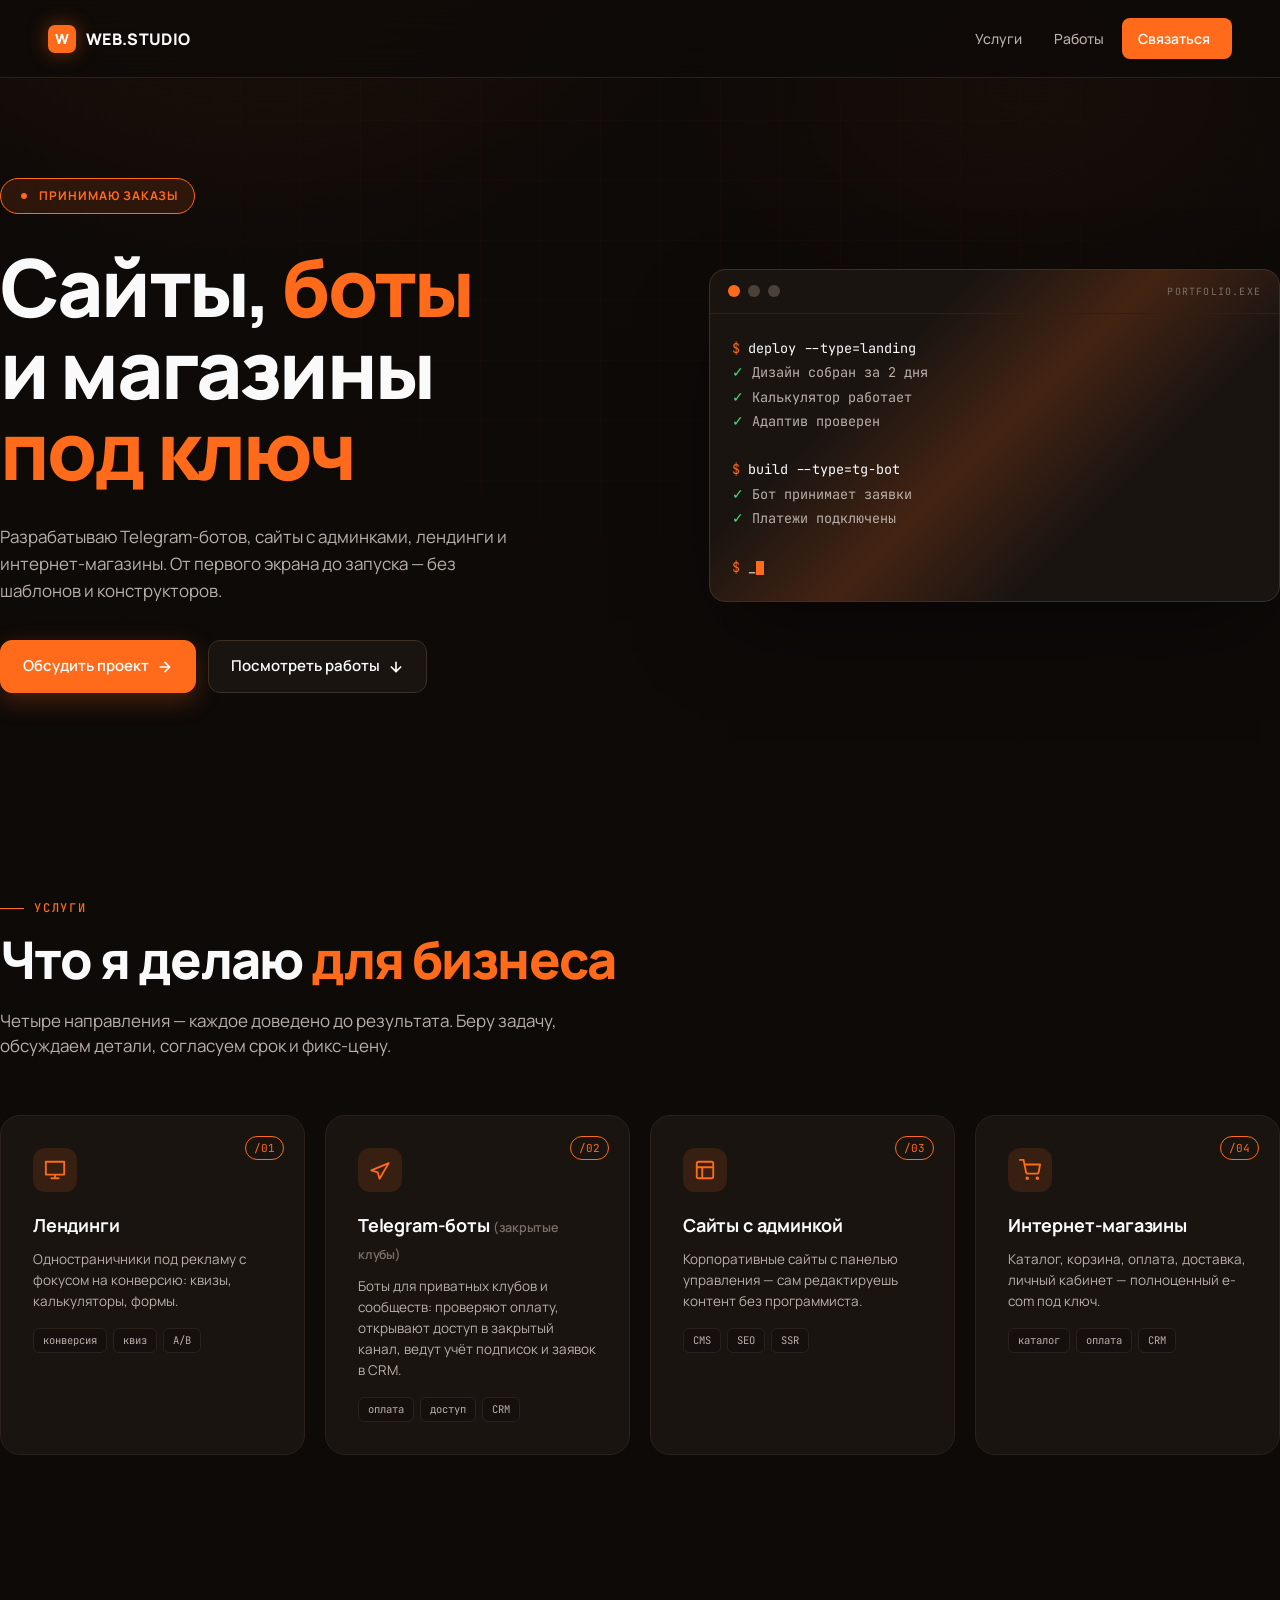
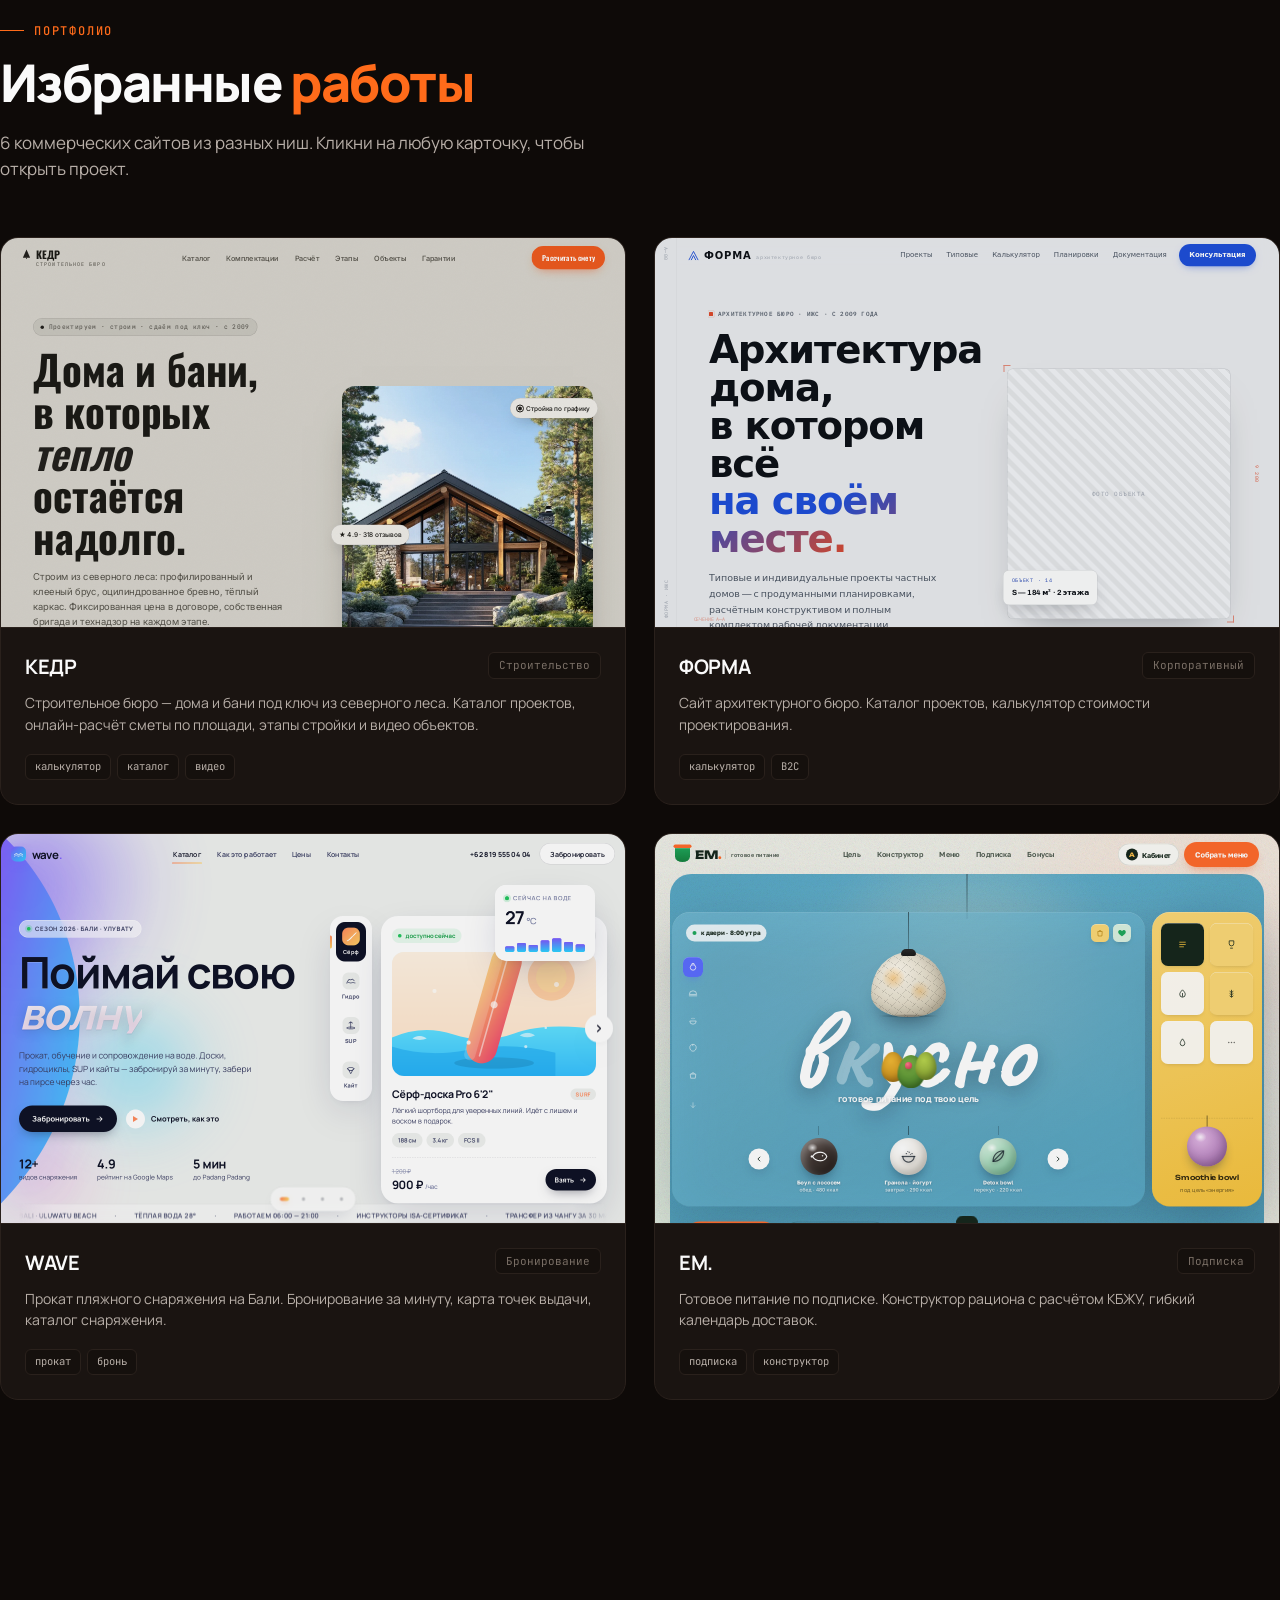
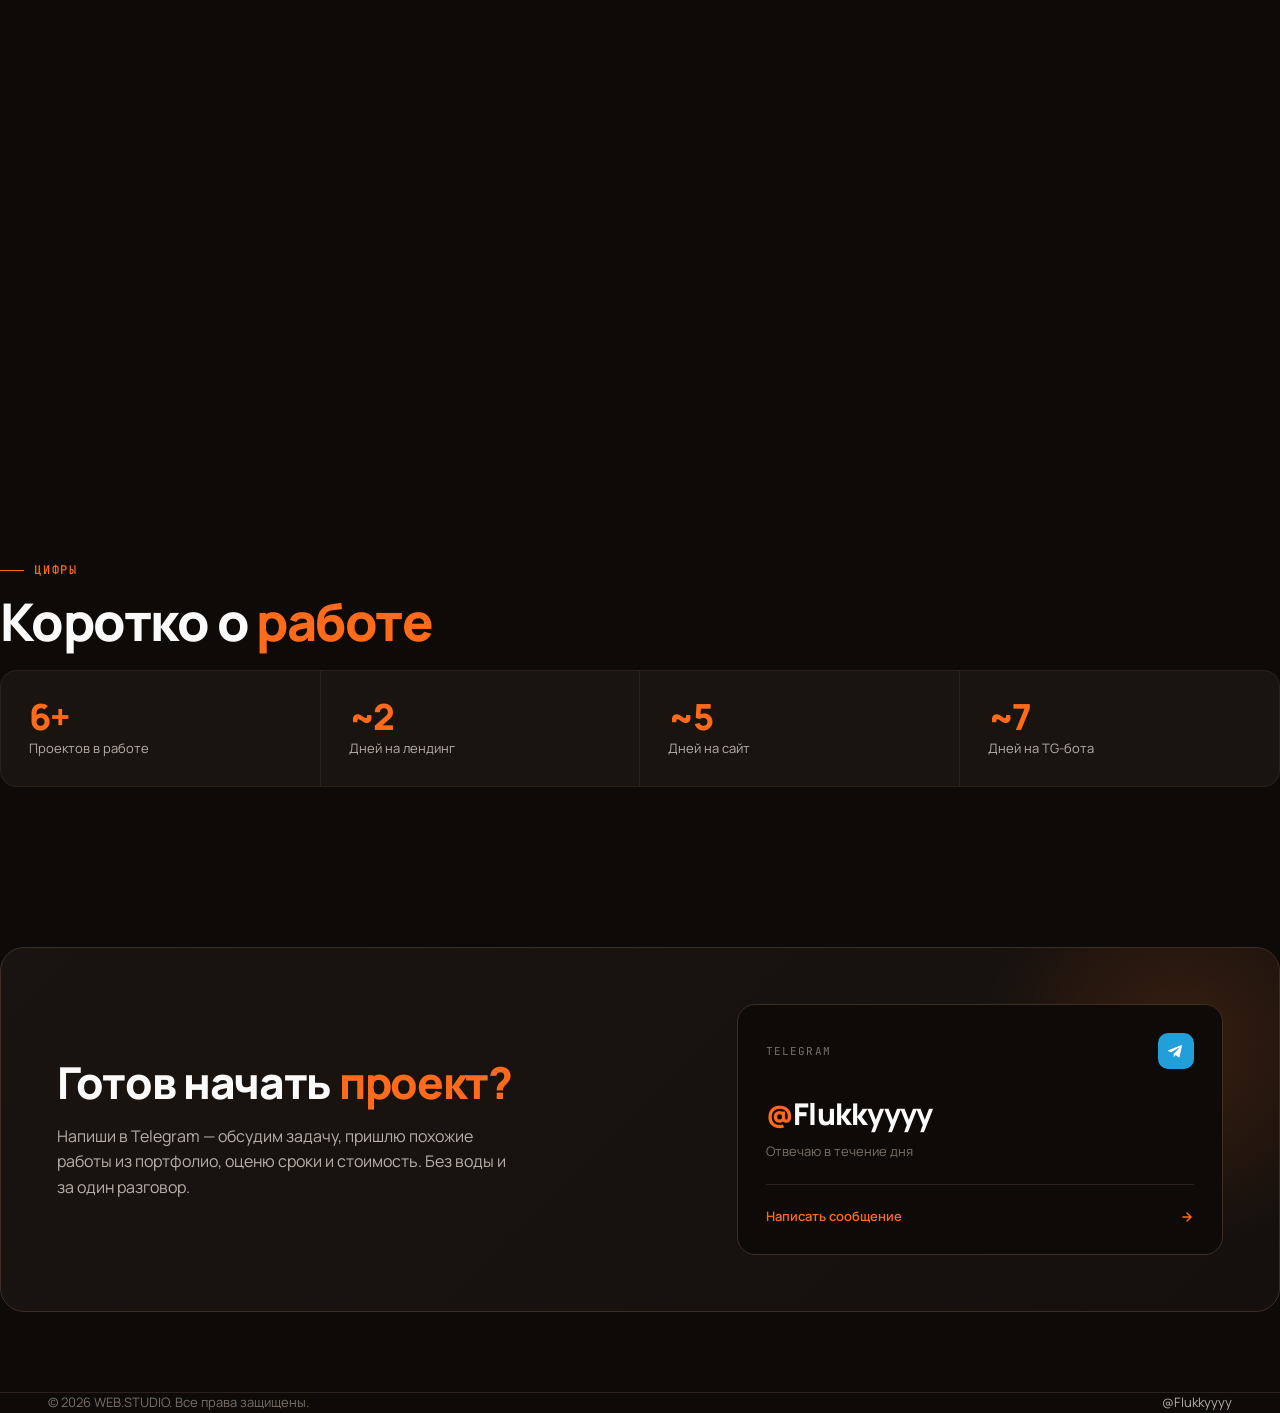
<file: index.html>
<!DOCTYPE html>
<html lang="ru">
<head>
<meta charset="UTF-8" />
<meta name="viewport" content="width=device-width, initial-scale=1.0" />
<title>WEB.STUDIO — Сайты, боты, магазины под ключ</title>
<meta name="description" content="Делаю Telegram-ботов, сайты с админками, лендинги и интернет-магазины. Портфолио из 6 проектов." />
<link rel="preconnect" href="https://fonts.googleapis.com">
<link rel="preconnect" href="https://fonts.gstatic.com" crossorigin>
<link href="https://fonts.googleapis.com/css2?family=Manrope:wght@400;500;600;700;800&family=JetBrains+Mono:wght@400;500;700&display=swap" rel="stylesheet">
<style>
:root {
  --bg: #0E0A08;
  --bg-2: #15100D;
  --surface: #1A1411;
  --surface-2: #221A16;
  --border: #2A211C;
  --border-2: #3D2F26;
  --ink: #FAFAFA;
  --ink-2: #B8AFA8;
  --ink-3: #7A6F66;
  --ink-4: #4A413A;
  --orange: #FF6B1A;
  --orange-soft: #FF6B1A20;
  --orange-2: #FF8845;
  --green: #4ADE80;
}
* { margin: 0; padding: 0; box-sizing: border-box; -webkit-tap-highlight-color: transparent; }
html { scroll-behavior: smooth; }
body {
  font-family: 'Manrope', -apple-system, sans-serif;
  background: var(--bg);
  color: var(--ink);
  line-height: 1.5;
  font-size: 15px;
  -webkit-font-smoothing: antialiased;
  background-image:
    radial-gradient(ellipse 800px 600px at 20% -10%, rgba(255, 107, 26, 0.08), transparent 60%),
    radial-gradient(ellipse 600px 400px at 80% 10%, rgba(255, 107, 26, 0.04), transparent 60%);
  background-attachment: fixed;
}
::selection { background: var(--orange); color: white; }
.mono { font-family: 'JetBrains Mono', monospace; }
.container { max-width: 1440px; margin: 0 auto; padding: 0 48px; }

/* Grid overlay */
.grid-bg {
  position: fixed; inset: 0; pointer-events: none; z-index: 0;
  background-image:
    linear-gradient(rgba(255, 107, 26, 0.025) 1px, transparent 1px),
    linear-gradient(90deg, rgba(255, 107, 26, 0.025) 1px, transparent 1px);
  background-size: 60px 60px;
  mask-image: radial-gradient(ellipse at top, black 30%, transparent 80%);
  -webkit-mask-image: radial-gradient(ellipse at top, black 30%, transparent 80%);
}

/* NAV */
nav.top {
  position: sticky; top: 0; z-index: 100;
  background: rgba(14, 10, 8, 0.7);
  backdrop-filter: blur(20px);
  -webkit-backdrop-filter: blur(20px);
  border-bottom: 1px solid var(--border);
}
nav.top .inner {
  max-width: 1440px; margin: 0 auto; padding: 18px 48px;
  display: flex; justify-content: space-between; align-items: center;
}
.logo {
  font-weight: 800; font-size: 16px; letter-spacing: 0.02em;
  text-decoration: none; color: var(--ink);
  display: flex; align-items: center; gap: 10px;
}
.logo-mark {
  width: 28px; height: 28px;
  background: var(--orange);
  border-radius: 7px;
  display: flex; align-items: center; justify-content: center;
  font-size: 14px; color: white; font-weight: 800;
  box-shadow: 0 0 20px rgba(255, 107, 26, 0.4);
}
nav.top .links { display: flex; gap: 4px; align-items: center; }
nav.top .links a {
  font-size: 14px; font-weight: 500; color: var(--ink-2);
  text-decoration: none; padding: 8px 14px;
  border-radius: 8px;
  transition: color 0.15s, background 0.15s;
}
nav.top .links a:hover { color: var(--ink); background: var(--surface); }
nav.top .links a.cta {
  background: var(--orange); color: white; font-weight: 600;
  display: inline-flex; align-items: center; gap: 6px;
  padding: 10px 16px;
}
nav.top .links a.cta:hover { background: var(--orange-2); color: white; }

/* HERO */
.hero {
  position: relative; z-index: 1;
  padding: 100px 0 120px;
  display: grid; grid-template-columns: 1.1fr 1fr;
  gap: 80px; align-items: center;
}
.badge {
  display: inline-flex; align-items: center; gap: 8px;
  border: 1px solid var(--orange);
  background: var(--orange-soft);
  border-radius: 100px;
  padding: 8px 16px;
  font-size: 12px; font-weight: 700; color: var(--orange);
  letter-spacing: 0.08em; text-transform: uppercase;
  margin-bottom: 32px;
}
.badge svg { width: 14px; height: 14px; }
.hero h1 {
  font-size: 80px; font-weight: 800; line-height: 1.02;
  letter-spacing: -0.035em; margin-bottom: 32px;
}
.hero h1 .accent { color: var(--orange); }
.hero p.lead {
  font-size: 17px; color: var(--ink-2); line-height: 1.6;
  max-width: 520px; margin-bottom: 36px;
}
.hero-actions { display: flex; gap: 12px; flex-wrap: wrap; }
.btn {
  display: inline-flex; align-items: center; gap: 8px;
  font-size: 15px; font-weight: 600;
  padding: 14px 22px;
  border-radius: 12px;
  text-decoration: none; cursor: pointer;
  border: 1px solid var(--border-2);
  background: var(--surface);
  color: var(--ink);
  transition: all 0.15s;
}
.btn:hover { background: var(--surface-2); border-color: var(--ink-3); }
.btn.primary {
  background: var(--orange); color: white; border-color: var(--orange);
  box-shadow: 0 8px 24px rgba(255, 107, 26, 0.25);
}
.btn.primary:hover { background: var(--orange-2); border-color: var(--orange-2); }
.btn svg { width: 16px; height: 16px; transition: transform 0.15s; }
.btn:hover svg { transform: translateX(3px); }

/* Hero terminal */
.terminal {
  background: var(--surface);
  border: 1px solid var(--border-2);
  border-radius: 16px;
  overflow: hidden;
  position: relative;
  box-shadow: 0 40px 80px -20px rgba(0,0,0,0.5);
}
.terminal::before {
  content: ''; position: absolute; inset: -1px;
  background: linear-gradient(135deg, transparent 30%, rgba(255, 107, 26, 0.3), transparent 70%);
  border-radius: 16px; z-index: -1; opacity: 0.6;
}
.terminal-head {
  display: flex; align-items: center; justify-content: space-between;
  padding: 14px 18px;
  border-bottom: 1px solid var(--border);
}
.terminal-dots { display: flex; gap: 8px; }
.terminal-dots span {
  width: 12px; height: 12px; border-radius: 50%;
  background: var(--ink-4);
}
.terminal-dots span:first-child { background: var(--orange); }
.terminal-label {
  font-family: 'JetBrains Mono', monospace;
  font-size: 10px; color: var(--ink-3); text-transform: uppercase; letter-spacing: 0.12em;
}
.terminal-body {
  padding: 22px;
  font-family: 'JetBrains Mono', monospace;
  font-size: 13.5px;
  line-height: 1.8;
}
.terminal-body .prompt { color: var(--orange); }
.terminal-body .cmd { color: var(--ink); }
.terminal-body .out-ok { color: var(--green); }
.terminal-body .out-info { color: var(--ink-2); }
.terminal-body .cursor {
  display: inline-block;
  width: 8px; height: 14px; background: var(--orange);
  vertical-align: middle;
  animation: blink 1s infinite;
}
@keyframes blink { 50% { opacity: 0; } }

/* SERVICES */
section.block { padding: 80px 0; position: relative; z-index: 1; }
.section-eyebrow {
  display: inline-flex; align-items: center; gap: 10px;
  font-family: 'JetBrains Mono', monospace;
  font-size: 12px; color: var(--orange);
  text-transform: uppercase; letter-spacing: 0.15em; font-weight: 500;
  margin-bottom: 16px;
}
.section-eyebrow::before {
  content: ''; width: 24px; height: 1px; background: var(--orange);
}
.section-title {
  font-size: 52px; font-weight: 800; letter-spacing: -0.03em;
  line-height: 1.05; margin-bottom: 20px; max-width: 900px;
}
.section-title .accent { color: var(--orange); }
.section-sub {
  font-size: 17px; color: var(--ink-2); max-width: 620px; margin-bottom: 56px;
}

.services-grid {
  display: grid; grid-template-columns: repeat(4, 1fr); gap: 20px;
}
.service-card {
  background: var(--surface);
  border: 1px solid var(--border);
  border-radius: 20px;
  padding: 32px;
  position: relative;
  transition: border-color 0.2s, transform 0.2s;
}
.service-card:hover {
  border-color: var(--orange);
  transform: translateY(-3px);
}
.service-card .num {
  position: absolute; top: 20px; right: 20px;
  font-family: 'JetBrains Mono', monospace;
  font-size: 11px; color: var(--orange);
  border: 1px solid var(--orange);
  padding: 3px 8px; border-radius: 100px;
}
.service-icon {
  width: 44px; height: 44px;
  background: var(--orange-soft);
  border-radius: 12px;
  display: flex; align-items: center; justify-content: center;
  margin-bottom: 20px;
}
.service-icon svg { width: 22px; height: 22px; color: var(--orange); }
.service-card h3 {
  font-size: 18px; font-weight: 700; margin-bottom: 10px;
  letter-spacing: -0.01em;
}
.service-card p {
  font-size: 13.5px; color: var(--ink-2); line-height: 1.55;
  margin-bottom: 16px;
}
.service-tags { display: flex; gap: 6px; flex-wrap: wrap; }
.service-tag {
  font-family: 'JetBrains Mono', monospace;
  font-size: 10.5px;
  padding: 4px 9px;
  background: var(--bg-2);
  border: 1px solid var(--border);
  border-radius: 6px;
  color: var(--ink-2);
}

/* PROJECTS */
.projects {
  display: grid; grid-template-columns: repeat(2, 1fr); gap: 28px;
}
.project-card {
  background: var(--surface);
  border: 1px solid var(--border);
  border-radius: 18px;
  overflow: hidden;
  transition: border-color 0.2s, transform 0.2s;
  text-decoration: none; color: inherit;
  display: flex; flex-direction: column;
}
.project-card:hover {
  border-color: var(--orange);
  transform: translateY(-3px);
}
.project-card.large { grid-column: span 2; }
.preview {
  background: var(--bg-2);
  position: relative;
  overflow: hidden;
  aspect-ratio: 16/10;
  border-bottom: 1px solid var(--border);
}
.preview iframe {
  width: 200%; height: 200%; border: 0;
  transform: scale(0.5); transform-origin: top left;
  pointer-events: none;
  filter: brightness(0.95);
}
.preview-badge {
  position: absolute; top: 16px; left: 16px;
  background: rgba(14, 10, 8, 0.8);
  backdrop-filter: blur(10px);
  border: 1px solid var(--border-2);
  font-family: 'JetBrains Mono', monospace;
  font-size: 10.5px; color: var(--orange);
  padding: 5px 10px; border-radius: 6px;
  letter-spacing: 0.05em;
}
.preview-overlay {
  position: absolute; top: 16px; right: 16px;
  background: rgba(255, 107, 26, 0.95);
  color: white;
  padding: 8px 14px;
  border-radius: 100px;
  font-size: 12px; font-weight: 600;
  display: flex; align-items: center; gap: 6px;
  opacity: 0; transform: translateY(-4px);
  transition: opacity 0.2s, transform 0.2s;
}
.project-card:hover .preview-overlay { opacity: 1; transform: translateY(0); }
.preview-overlay svg { width: 12px; height: 12px; }

.card-body { padding: 24px; flex: 1; display: flex; flex-direction: column; }
.card-row {
  display: flex; justify-content: space-between; align-items: start;
  gap: 16px; margin-bottom: 10px;
}
.card-title { font-size: 20px; font-weight: 700; letter-spacing: -0.015em; }
.card-cat {
  font-family: 'JetBrains Mono', monospace;
  font-size: 11px; color: var(--ink-3);
  background: var(--bg-2);
  border: 1px solid var(--border);
  padding: 4px 10px; border-radius: 6px;
  white-space: nowrap;
}
.card-desc { font-size: 14px; color: var(--ink-2); line-height: 1.55; margin-bottom: 18px; flex: 1; }
.card-tags { display: flex; flex-wrap: wrap; gap: 6px; }

/* STATS */
.stats {
  display: grid; grid-template-columns: repeat(4, 1fr);
  background: var(--surface);
  border: 1px solid var(--border);
  border-radius: 16px;
  overflow: hidden;
}
.stats .cell {
  padding: 28px;
  border-right: 1px solid var(--border);
}
.stats .cell:last-child { border-right: none; }
.stats .cell .num {
  font-size: 36px; font-weight: 800; letter-spacing: -0.03em;
  color: var(--orange); margin-bottom: 4px; line-height: 1;
}
.stats .cell .lbl {
  font-size: 13px; color: var(--ink-2);
}

/* CONTACT */
.contact-block {
  background: linear-gradient(135deg, var(--surface), var(--bg-2));
  border: 1px solid var(--border-2);
  border-radius: 24px;
  padding: 56px;
  display: grid; grid-template-columns: 1.3fr 1fr;
  gap: 48px; align-items: center;
  position: relative; overflow: hidden;
}
.contact-block::before {
  content: ''; position: absolute;
  top: -100px; right: -100px;
  width: 400px; height: 400px;
  background: radial-gradient(circle, rgba(255, 107, 26, 0.15), transparent 70%);
  pointer-events: none;
}
.contact-block h2 {
  font-size: 44px; font-weight: 800;
  letter-spacing: -0.03em; line-height: 1.05; margin-bottom: 18px;
  position: relative;
}
.contact-block h2 .accent { color: var(--orange); }
.contact-block p {
  color: var(--ink-2); font-size: 16px; line-height: 1.6;
  max-width: 460px; position: relative;
}

.tg-card {
  background: var(--bg);
  border: 1px solid var(--border-2);
  border-radius: 18px;
  padding: 28px;
  text-decoration: none; color: var(--ink);
  display: block; position: relative;
  transition: border-color 0.2s, transform 0.2s;
}
.tg-card:hover { border-color: var(--orange); transform: translateY(-3px); }
.tg-card .head {
  display: flex; justify-content: space-between; align-items: center;
  margin-bottom: 22px;
}
.tg-card .label {
  font-family: 'JetBrains Mono', monospace;
  font-size: 11px; color: var(--ink-3);
  text-transform: uppercase; letter-spacing: 0.1em;
}
.tg-icon {
  width: 36px; height: 36px; border-radius: 10px;
  background: #229ED9;
  display: flex; align-items: center; justify-content: center;
}
.handle {
  font-size: 30px; font-weight: 800;
  letter-spacing: -0.025em; margin-bottom: 6px;
}
.handle .at { color: var(--orange); }
.sub { font-size: 13px; color: var(--ink-3); }
.tg-arrow {
  margin-top: 22px; padding-top: 22px;
  border-top: 1px solid var(--border);
  display: flex; justify-content: space-between; align-items: center;
  font-size: 13px; font-weight: 600; color: var(--orange);
}
.tg-arrow svg { width: 14px; height: 14px; transition: transform 0.2s; }
.tg-card:hover .tg-arrow svg { transform: translateX(4px); }

/* FOOTER */
footer {
  position: relative; z-index: 1;
  border-top: 1px solid var(--border);
  padding: 32px 0;
  display: flex; justify-content: space-between; align-items: center;
  font-size: 13px; color: var(--ink-3);
  flex-wrap: wrap; gap: 12px;
}
footer .right { display: flex; gap: 20px; }
footer a { color: var(--ink-2); text-decoration: none; }
footer a:hover { color: var(--orange); }

/* REVEAL */
.reveal { opacity: 0; transform: translateY(16px); transition: opacity 0.6s, transform 0.6s; }
.reveal.in { opacity: 1; transform: translateY(0); }

/* MOBILE */
@media (max-width: 1100px) {
  .services-grid { grid-template-columns: repeat(2, 1fr); }
  .projects { grid-template-columns: repeat(2, 1fr); }
}
@media (max-width: 768px) {
  .container { padding: 0 20px; }
  nav.top .inner { padding: 14px 20px; }
  nav.top .links a:not(.cta) { display: none; }
  .hero { grid-template-columns: 1fr; gap: 40px; padding: 40px 0 60px; }
  .hero h1 { font-size: 42px; }
  .hero p.lead { font-size: 15px; }
  section.block { padding: 50px 0; }
  .section-title { font-size: 32px; }
  .services-grid { grid-template-columns: 1fr; gap: 12px; }
  .service-card { padding: 22px; }
  .projects { grid-template-columns: 1fr; gap: 16px; }
  .project-card.large { grid-column: span 1; }
  .stats { grid-template-columns: repeat(2, 1fr); }
  .stats .cell { border-right: none; border-bottom: 1px solid var(--border); }
  .stats .cell:nth-child(odd) { border-right: 1px solid var(--border); }
  .stats .cell:nth-last-child(-n+2) { border-bottom: none; }
  .stats .cell .num { font-size: 28px; }
  .contact-block { grid-template-columns: 1fr; padding: 32px; gap: 32px; }
  .contact-block h2 { font-size: 30px; }
  .handle { font-size: 24px; }
}
</style>
</head>
<body>

<div class="grid-bg"></div>

<nav class="top">
  <div class="inner">
    <a href="#" class="logo">
      <span class="logo-mark">W</span>
      <span>WEB.STUDIO</span>
    </a>
    <div class="links">
      <a href="#services">Услуги</a>
      <a href="#work">Работы</a>
      <a href="https://t.me/Flukkyyyy" target="_blank" class="cta">
        Связаться
        <svg viewBox="0 0 24 24" fill="none" stroke="currentColor" stroke-width="2.5" stroke-linecap="round" stroke-linejoin="round"><path d="M7 17L17 7M17 7H7M17 7v10"/></svg>
      </a>
    </div>
  </div>
</nav>

<!-- HERO -->
<section class="hero container">
  <div class="reveal">
    <div class="badge">
      <svg viewBox="0 0 24 24" fill="currentColor"><circle cx="12" cy="12" r="5"/></svg>
      Принимаю заказы
    </div>
    <h1>
      Сайты, <span class="accent">боты</span><br>
      и магазины<br>
      <span class="accent">под ключ</span>
    </h1>
    <p class="lead">
      Разрабатываю Telegram-ботов, сайты с админками, лендинги и интернет-магазины. От первого экрана до запуска — без шаблонов и конструкторов.
    </p>
    <div class="hero-actions">
      <a href="https://t.me/Flukkyyyy" target="_blank" class="btn primary">
        Обсудить проект
        <svg viewBox="0 0 24 24" fill="none" stroke="currentColor" stroke-width="2.5" stroke-linecap="round" stroke-linejoin="round"><path d="M5 12h14M12 5l7 7-7 7"/></svg>
      </a>
      <a href="#work" class="btn">
        Посмотреть работы
        <svg viewBox="0 0 24 24" fill="none" stroke="currentColor" stroke-width="2.5" stroke-linecap="round" stroke-linejoin="round"><path d="M12 5v14M19 12l-7 7-7-7"/></svg>
      </a>
    </div>
  </div>

  <div class="terminal reveal">
    <div class="terminal-head">
      <div class="terminal-dots"><span></span><span></span><span></span></div>
      <div class="terminal-label">portfolio.exe</div>
    </div>
    <div class="terminal-body">
      <span class="prompt">$</span> <span class="cmd">deploy --type=landing</span><br>
      <span class="out-ok">✓</span> <span class="out-info">Дизайн собран за 2 дня</span><br>
      <span class="out-ok">✓</span> <span class="out-info">Калькулятор работает</span><br>
      <span class="out-ok">✓</span> <span class="out-info">Адаптив проверен</span><br>
      <br>
      <span class="prompt">$</span> <span class="cmd">build --type=tg-bot</span><br>
      <span class="out-ok">✓</span> <span class="out-info">Бот принимает заявки</span><br>
      <span class="out-ok">✓</span> <span class="out-info">Платежи подключены</span><br>
      <br>
      <span class="prompt">$</span> <span class="cmd">_</span><span class="cursor"></span>
    </div>
  </div>
</section>

<!-- SERVICES -->
<section class="block container" id="services">
  <div class="reveal">
    <div class="section-eyebrow">Услуги</div>
    <h2 class="section-title">Что я делаю <span class="accent">для бизнеса</span></h2>
    <p class="section-sub">
      Четыре направления — каждое доведено до результата. Беру задачу, обсуждаем детали, согласуем срок и фикс-цену.
    </p>
  </div>

  <div class="services-grid">
    <div class="service-card reveal">
      <div class="num">/01</div>
      <div class="service-icon">
        <svg viewBox="0 0 24 24" fill="none" stroke="currentColor" stroke-width="2" stroke-linecap="round" stroke-linejoin="round"><path d="M2 3h20v14H2zM8 21h8M12 17v4"/></svg>
      </div>
      <h3>Лендинги</h3>
      <p>Одностраничники под рекламу с фокусом на конверсию: квизы, калькуляторы, формы.</p>
      <div class="service-tags">
        <span class="service-tag">конверсия</span>
        <span class="service-tag">квиз</span>
        <span class="service-tag">A/B</span>
      </div>
    </div>

    <div class="service-card reveal">
      <div class="num">/02</div>
      <div class="service-icon">
        <svg viewBox="0 0 24 24" fill="none" stroke="currentColor" stroke-width="2" stroke-linecap="round" stroke-linejoin="round"><path d="M21.5 4.5L2.5 12.5l7 2 2 7 10-17z"/></svg>
      </div>
      <h3>Telegram-боты <span style="color: var(--ink-3); font-weight: 600; font-size: 0.7em;">(закрытые клубы)</span></h3>
      <p>Боты для приватных клубов и сообществ: проверяют оплату, открывают доступ в закрытый канал, ведут учёт подписок и заявок в CRM.</p>
      <div class="service-tags">
        <span class="service-tag">оплата</span>
        <span class="service-tag">доступ</span>
        <span class="service-tag">CRM</span>
      </div>
    </div>

    <div class="service-card reveal">
      <div class="num">/03</div>
      <div class="service-icon">
        <svg viewBox="0 0 24 24" fill="none" stroke="currentColor" stroke-width="2" stroke-linecap="round" stroke-linejoin="round"><rect x="3" y="3" width="18" height="18" rx="2"/><path d="M3 9h18M9 21V9"/></svg>
      </div>
      <h3>Сайты с админкой</h3>
      <p>Корпоративные сайты с панелью управления — сам редактируешь контент без программиста.</p>
      <div class="service-tags">
        <span class="service-tag">CMS</span>
        <span class="service-tag">SEO</span>
        <span class="service-tag">SSR</span>
      </div>
    </div>

    <div class="service-card reveal">
      <div class="num">/04</div>
      <div class="service-icon">
        <svg viewBox="0 0 24 24" fill="none" stroke="currentColor" stroke-width="2" stroke-linecap="round" stroke-linejoin="round"><circle cx="9" cy="21" r="1"/><circle cx="20" cy="21" r="1"/><path d="M1 1h4l2.7 13.4a2 2 0 002 1.6h9.7a2 2 0 002-1.6L23 6H6"/></svg>
      </div>
      <h3>Интернет-магазины</h3>
      <p>Каталог, корзина, оплата, доставка, личный кабинет — полноценный e-com под ключ.</p>
      <div class="service-tags">
        <span class="service-tag">каталог</span>
        <span class="service-tag">оплата</span>
        <span class="service-tag">CRM</span>
      </div>
    </div>
  </div>
</section>

<!-- WORK -->
<section class="block container" id="work">
  <div class="reveal">
    <div class="section-eyebrow">Портфолио</div>
    <h2 class="section-title">Избранные <span class="accent">работы</span></h2>
    <p class="section-sub">
      6 коммерческих сайтов из разных ниш. Кликни на любую карточку, чтобы открыть проект.
    </p>
  </div>

  <div class="projects">

    <a href="projects/kedr/" target="_blank" class="project-card reveal">
      <div class="preview">
        <div class="preview-badge">/01 — СТРОИТЕЛЬСТВО</div>
        <iframe src="projects/kedr/" loading="lazy" title="КЕДР"></iframe>
        <div class="preview-overlay">
          Открыть
          <svg viewBox="0 0 24 24" fill="none" stroke="currentColor" stroke-width="2.5" stroke-linecap="round" stroke-linejoin="round"><path d="M7 17L17 7M17 7H7M17 7v10"/></svg>
        </div>
      </div>
      <div class="card-body">
        <div class="card-row">
          <div class="card-title">КЕДР</div>
          <div class="card-cat">Строительство</div>
        </div>
        <p class="card-desc">Строительное бюро — дома и бани под ключ из северного леса. Каталог проектов, онлайн-расчёт сметы по площади, этапы стройки и видео объектов.</p>
        <div class="card-tags">
          <span class="service-tag">калькулятор</span>
          <span class="service-tag">каталог</span>
          <span class="service-tag">видео</span>
        </div>
      </div>
    </a>

    <a href="projects/architecture/" target="_blank" class="project-card reveal">
      <div class="preview">
        <div class="preview-badge">/02 — АРХИТЕКТУРА</div>
        <iframe src="projects/architecture/" loading="lazy" title="ФОРМА"></iframe>
        <div class="preview-overlay">
          Открыть
          <svg viewBox="0 0 24 24" fill="none" stroke="currentColor" stroke-width="2.5" stroke-linecap="round" stroke-linejoin="round"><path d="M7 17L17 7M17 7H7M17 7v10"/></svg>
        </div>
      </div>
      <div class="card-body">
        <div class="card-row">
          <div class="card-title">ФОРМА</div>
          <div class="card-cat">Корпоративный</div>
        </div>
        <p class="card-desc">Сайт архитектурного бюро. Каталог проектов, калькулятор стоимости проектирования.</p>
        <div class="card-tags">
          <span class="service-tag">калькулятор</span>
          <span class="service-tag">B2C</span>
        </div>
      </div>
    </a>

    <a href="projects/beach-rental/" target="_blank" class="project-card reveal">
      <div class="preview">
        <div class="preview-badge">/03 — ПРОКАТ</div>
        <iframe src="projects/beach-rental/" loading="lazy" title="WAVE"></iframe>
        <div class="preview-overlay">
          Открыть
          <svg viewBox="0 0 24 24" fill="none" stroke="currentColor" stroke-width="2.5" stroke-linecap="round" stroke-linejoin="round"><path d="M7 17L17 7M17 7H7M17 7v10"/></svg>
        </div>
      </div>
      <div class="card-body">
        <div class="card-row">
          <div class="card-title">WAVE</div>
          <div class="card-cat">Бронирование</div>
        </div>
        <p class="card-desc">Прокат пляжного снаряжения на Бали. Бронирование за минуту, карта точек выдачи, каталог снаряжения.</p>
        <div class="card-tags">
          <span class="service-tag">прокат</span>
          <span class="service-tag">бронь</span>
        </div>
      </div>
    </a>

    <a href="projects/meal-delivery/" target="_blank" class="project-card reveal">
      <div class="preview">
        <div class="preview-badge">/04 — ДОСТАВКА</div>
        <iframe src="projects/meal-delivery/" loading="lazy" title="ЕМ."></iframe>
        <div class="preview-overlay">
          Открыть
          <svg viewBox="0 0 24 24" fill="none" stroke="currentColor" stroke-width="2.5" stroke-linecap="round" stroke-linejoin="round"><path d="M7 17L17 7M17 7H7M17 7v10"/></svg>
        </div>
      </div>
      <div class="card-body">
        <div class="card-row">
          <div class="card-title">ЕМ.</div>
          <div class="card-cat">Подписка</div>
        </div>
        <p class="card-desc">Готовое питание по подписке. Конструктор рациона с расчётом КБЖУ, гибкий календарь доставок.</p>
        <div class="card-tags">
          <span class="service-tag">подписка</span>
          <span class="service-tag">конструктор</span>
        </div>
      </div>
    </a>

    <a href="projects/mellow/" target="_blank" class="project-card reveal">
      <div class="preview">
        <div class="preview-badge">/05 — БРЕНД</div>
        <iframe src="projects/mellow/" loading="lazy" title="MELLOW"></iframe>
        <div class="preview-overlay">
          Открыть
          <svg viewBox="0 0 24 24" fill="none" stroke="currentColor" stroke-width="2.5" stroke-linecap="round" stroke-linejoin="round"><path d="M7 17L17 7M17 7H7M17 7v10"/></svg>
        </div>
      </div>
      <div class="card-body">
        <div class="card-row">
          <div class="card-title">MELLOW</div>
          <div class="card-cat">Кофейня</div>
        </div>
        <p class="card-desc">Сайт-витрина кофейни с обжаркой. Каталог зёрен с доставкой, расписание событий, история места.</p>
        <div class="card-tags">
          <span class="service-tag">витрина</span>
          <span class="service-tag">бренд</span>
        </div>
      </div>
    </a>

    <a href="projects/moving-service/" target="_blank" class="project-card reveal">
      <div class="preview">
        <div class="preview-badge">/06 — УСЛУГИ</div>
        <iframe src="projects/moving-service/" loading="lazy" title="ТОЧКА Б"></iframe>
        <div class="preview-overlay">
          Открыть
          <svg viewBox="0 0 24 24" fill="none" stroke="currentColor" stroke-width="2.5" stroke-linecap="round" stroke-linejoin="round"><path d="M7 17L17 7M17 7H7M17 7v10"/></svg>
        </div>
      </div>
      <div class="card-body">
        <div class="card-row">
          <div class="card-title">ТОЧКА Б</div>
          <div class="card-cat">Услуги</div>
        </div>
        <p class="card-desc">Служба переездов под ключ. Квиз-калькулятор стоимости, прозрачное ценообразование, фиксированная цена.</p>
        <div class="card-tags">
          <span class="service-tag">квиз</span>
          <span class="service-tag">калькулятор</span>
        </div>
      </div>
    </a>

  </div>
</section>

<!-- STATS -->
<section class="block container">
  <div class="reveal">
    <div class="section-eyebrow">Цифры</div>
    <h2 class="section-title">Коротко о <span class="accent">работе</span></h2>
  </div>
  <div class="stats reveal">
    <div class="cell">
      <div class="num">6+</div>
      <div class="lbl">Проектов в работе</div>
    </div>
    <div class="cell">
      <div class="num">~2</div>
      <div class="lbl">Дней на лендинг</div>
    </div>
    <div class="cell">
      <div class="num">~5</div>
      <div class="lbl">Дней на сайт</div>
    </div>
    <div class="cell">
      <div class="num">~7</div>
      <div class="lbl">Дней на TG-бота</div>
    </div>
  </div>
</section>

<!-- CONTACT -->
<section class="block container">
  <div class="contact-block reveal">
    <div>
      <h2>Готов начать <span class="accent">проект?</span></h2>
      <p>Напиши в Telegram — обсудим задачу, пришлю похожие работы из портфолио, оценю сроки и стоимость. Без воды и за один разговор.</p>
    </div>
    <a href="https://t.me/Flukkyyyy" target="_blank" class="tg-card">
      <div class="head">
        <span class="label">Telegram</span>
        <div class="tg-icon">
          <svg width="18" height="18" viewBox="0 0 24 24" fill="white"><path d="M9.04 15.72L8.72 19.66C9.18 19.66 9.39 19.46 9.63 19.22L11.5 17.43L15.4 20.27C16.11 20.67 16.62 20.46 16.81 19.62L19.84 5.43C20.08 4.4 19.41 3.95 18.72 4.24L1.84 10.92C0.71 11.37 0.72 12.02 1.65 12.31L5.94 13.65L15.92 7.39C16.39 7.09 16.82 7.26 16.46 7.57L9.04 15.72Z"/></svg>
        </div>
      </div>
      <div class="handle"><span class="at">@</span>Flukkyyyy</div>
      <div class="sub">Отвечаю в течение дня</div>
      <div class="tg-arrow">
        <span>Написать сообщение</span>
        <svg viewBox="0 0 24 24" fill="none" stroke="currentColor" stroke-width="2.5" stroke-linecap="round" stroke-linejoin="round"><path d="M5 12h14M12 5l7 7-7 7"/></svg>
      </div>
    </a>
  </div>
</section>

<footer class="container">
  <div>© 2026 WEB.STUDIO. Все права защищены.</div>
  <div class="right">
    <a href="https://t.me/Flukkyyyy" target="_blank">@Flukkyyyy</a>
  </div>
</footer>

<script>
const observer = new IntersectionObserver((entries) => {
  entries.forEach(e => {
    if (e.isIntersecting) { e.target.classList.add('in'); observer.unobserve(e.target); }
  });
}, { threshold: 0.1 });
document.querySelectorAll('.reveal').forEach(el => observer.observe(el));
</script>

</body>
</html>
</file>
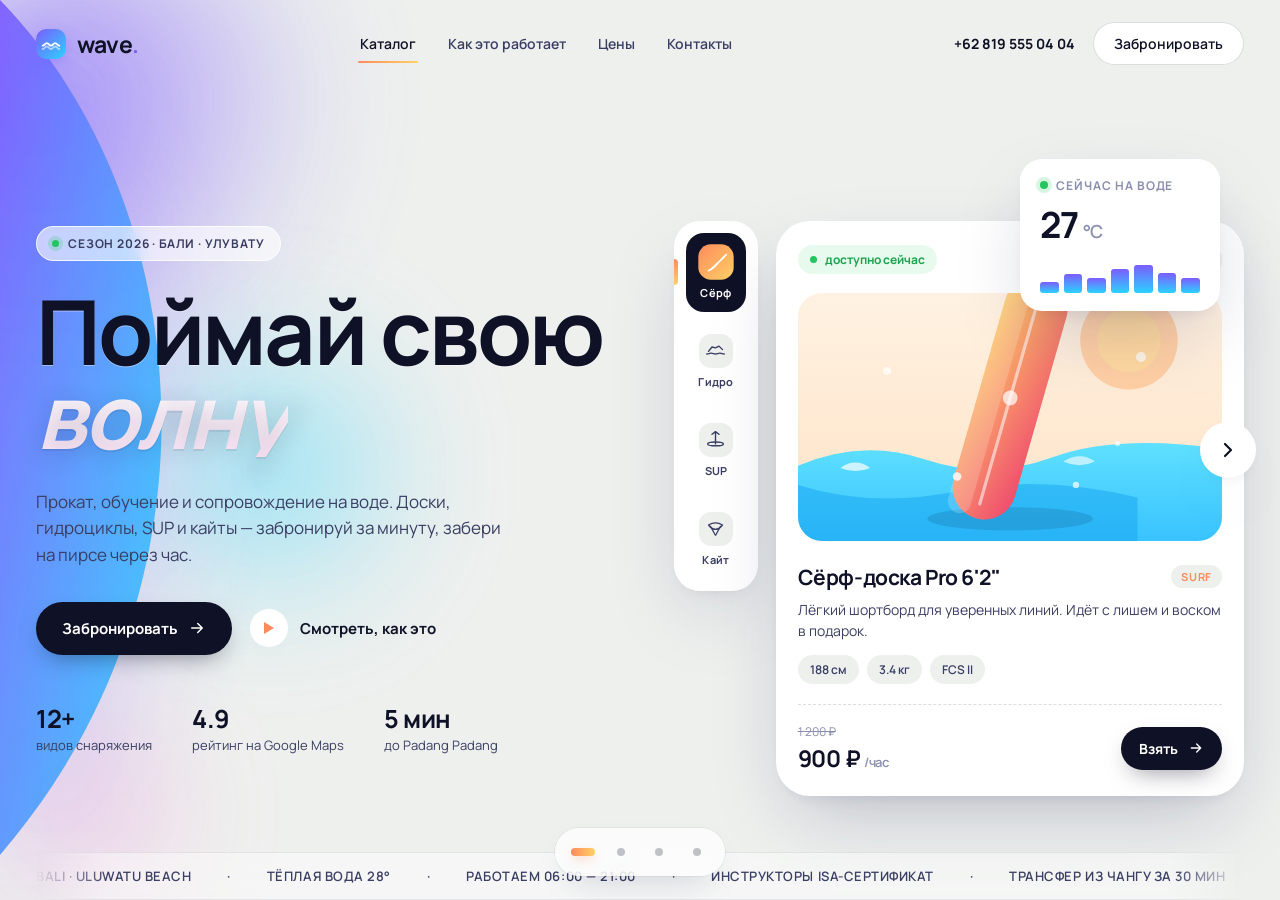
<file: projects/beach-rental/index.html>
<!DOCTYPE html>
<html lang="ru">
<head>
<meta charset="UTF-8">
<meta name="viewport" content="width=device-width, initial-scale=1.0">
<title>WAVE — прокат пляжного снаряжения · Бали, Улувату</title>
<meta name="description" content="WAVE — прокат сёрфов, гидроциклов, SUP и кайтов на Бали. Забронируй за минуту, забери на пирсе через час.">
<link rel="preconnect" href="https://fonts.googleapis.com">
<link rel="preconnect" href="https://fonts.gstatic.com" crossorigin>
<link href="https://fonts.googleapis.com/css2?family=Manrope:wght@300;400;500;600;700;800&family=Clash+Display:wght@600;700&display=swap" rel="stylesheet">
<link href="https://api.fontshare.com/v2/css?f[]=clash-display@600,700&display=swap" rel="stylesheet">
<link rel="stylesheet" href="styles.css">
</head>
<body>
<svg width="0" height="0" style="position:absolute" aria-hidden="true">
  <defs>
    <linearGradient id="curveGrad" x1="0" y1="0" x2="1" y2="1">
      <stop offset="0%" stop-color="#7c5cff"/>
      <stop offset="100%" stop-color="#2bd2ff"/>
    </linearGradient>
  </defs>
</svg>

<div class="aurora aurora--fixed" aria-hidden="true">
  <div class="blob blob-1"></div>
  <div class="blob blob-2"></div>
  <div class="blob blob-3"></div>
  <svg class="curve" viewBox="0 0 600 800" preserveAspectRatio="none">
    <path class="curve-path" d="M0,0 C 220,180 260,520 0,760 L0,800 L0,0 Z" fill="url(#curveGrad)"/>
  </svg>
</div>


<nav class="nav">
  <div class="nav-inner">
    <a href="#" class="logo" aria-label="WAVE — на главную">
      <span class="logo-mark" aria-hidden="true">
        <svg viewBox="0 0 24 24" fill="none"><path d="M2 14c2.5 0 2.5-3 5-3s2.5 3 5 3 2.5-3 5-3 2.5 3 5 3" stroke="#fff" stroke-width="2.2" stroke-linecap="round"/><path d="M2 18c2.5 0 2.5-3 5-3s2.5 3 5 3 2.5-3 5-3 2.5 3 5 3" stroke="#fff" stroke-width="2.2" stroke-linecap="round" opacity=".55"/></svg>
      </span>
      <span class="logo-text">wave<em>.</em></span>
    </a>
    <ul class="nav-links">
      <li><a href="#" class="active">Каталог</a></li>
      <li><a href="#how">Как это работает</a></li>
      <li><a href="#prices">Цены</a></li>
      <li><a href="#contact">Контакты</a></li>
    </ul>
    <div class="nav-cta">
      <a href="tel:+6281955504040" class="phone">+62 819 555 04 04</a>
      <button class="btn-ghost" data-open-book>Забронировать</button>
    </div>
  </div>
</nav>

<main class="deck" id="deck">
<div class="deck-track" id="deckTrack">

<section class="hero slide" id="top" data-tab="hero">
  <div class="hero-grid">
    <section class="hero-left">
      <span class="eyebrow"><span class="eyebrow-dot"></span>сезон 2026 · Бали · Улувату</span>
      <h1 class="hero-title">
        Поймай свою <br>
        <span class="title-accent" data-text-rotate>
          <span class="rot active" data-key="surf">волну</span>
          <span class="rot" data-key="jet">скорость</span>
          <span class="rot" data-key="sup">тишину</span>
          <span class="rot" data-key="kite">ветер</span>
        </span>
      </h1>
      <p class="hero-lead">
        Прокат, обучение и сопровождение на воде. Доски, гидроциклы, SUP и кайты — забронируй за минуту, забери на пирсе через час.
      </p>

      <div class="hero-actions">
        <button class="btn-primary" data-open-book>
          <span>Забронировать</span>
          <svg width="18" height="18" viewBox="0 0 24 24" fill="none"><path d="M5 12h14M13 6l6 6-6 6" stroke="currentColor" stroke-width="2" stroke-linecap="round" stroke-linejoin="round"/></svg>
        </button>
        <button class="btn-link">
          <span class="play"><svg width="10" height="12" viewBox="0 0 10 12" fill="none"><path d="M0 0l10 6L0 12V0z" fill="currentColor"/></svg></span>
          Смотреть, как это
        </button>
      </div>

      <ul class="hero-meta">
        <li><b>12+</b> видов снаряжения</li>
        <li><b>4.9</b> рейтинг на Google Maps</li>
        <li><b>5 мин</b> до Padang Padang</li>
      </ul>
    </section>

    <section class="hero-right">
      <div class="mini-card mini-stats">
        <div class="mini-row">
          <span class="dot"></span>
          <span class="mini-label">сейчас на воде</span>
        </div>
        <div class="mini-value"><b>27</b><span>°C</span></div>
        <div class="mini-bars">
          <i style="--h:32%"></i><i style="--h:54%"></i><i style="--h:42%"></i>
          <i style="--h:68%"></i><i style="--h:80%"></i><i style="--h:58%"></i>
          <i style="--h:44%"></i>
        </div>
      </div>

      <!-- LEFT vertical switcher rail + product card -->
      <div class="stage">
        <div class="switcher" role="tablist" aria-label="Выбор снаряжения" aria-orientation="vertical">
          <button class="sw active" data-key="surf" role="tab" aria-selected="true" aria-label="Сёрф">
            <span class="sw-ico" aria-hidden="true">
              <svg viewBox="0 0 24 24" fill="none"><path d="M3 21c4-1 9-6 12-10s8-8 8-8-4 5-8 8-9 9-12 10z" stroke="currentColor" stroke-width="1.6" stroke-linejoin="round"/></svg>
            </span>
            <span class="sw-label">Сёрф</span>
          </button>
          <button class="sw" data-key="jet" role="tab" aria-selected="false" aria-label="Гидроцикл">
            <span class="sw-ico" aria-hidden="true">
              <svg viewBox="0 0 24 24" fill="none"><path d="M2 16c2 0 3-1 5-1s3 1 5 1 3-1 5-1 3 1 5 1M4 13l4-5 4 1 4-2 4 4" stroke="currentColor" stroke-width="1.6" stroke-linecap="round" stroke-linejoin="round"/></svg>
            </span>
            <span class="sw-label">Гидро</span>
          </button>
          <button class="sw" data-key="sup" role="tab" aria-selected="false" aria-label="SUP">
            <span class="sw-ico" aria-hidden="true">
              <svg viewBox="0 0 24 24" fill="none"><ellipse cx="12" cy="17" rx="9" ry="2.2" stroke="currentColor" stroke-width="1.6"/><path d="M12 17V3M8 6l4-3 4 3" stroke="currentColor" stroke-width="1.6" stroke-linecap="round" stroke-linejoin="round"/></svg>
            </span>
            <span class="sw-label">SUP</span>
          </button>
          <button class="sw" data-key="kite" role="tab" aria-selected="false" aria-label="Кайт">
            <span class="sw-ico" aria-hidden="true">
              <svg viewBox="0 0 24 24" fill="none"><path d="M4 8c5-3 11-3 16 0-2 4-7 5-8 5s-6-1-8-5z" stroke="currentColor" stroke-width="1.6" stroke-linejoin="round"/><path d="M6 9l6 11M18 9l-6 11" stroke="currentColor" stroke-width="1.4"/></svg>
            </span>
            <span class="sw-label">Кайт</span>
          </button>
        </div>

        <article class="product-card" id="productCard">
          <header class="pc-head">
            <span class="pc-badge"><span class="pulse"></span> доступно сейчас</span>
            <button class="pc-fav" aria-label="В избранное" aria-pressed="false">
              <svg width="18" height="18" viewBox="0 0 24 24" fill="none"><path d="M12 21s-7-4.35-9.5-9C.84 8.36 3.2 4 7 4c2 0 3.5 1.2 5 3 1.5-1.8 3-3 5-3 3.8 0 6.16 4.36 4.5 8-2.5 4.65-9.5 9-9.5 9z" stroke="currentColor" stroke-width="1.6" stroke-linejoin="round"/></svg>
            </button>
          </header>

          <div class="pc-visual" id="pcVisual">
            <div class="gear-layer active" data-key="surf">
<svg viewBox="0 0 400 300" preserveAspectRatio="xMidYMid slice" xmlns="http://www.w3.org/2000/svg" class="gear-svg" data-key="surf">
  <defs>
    <linearGradient id="sf-sky" x1="0" y1="0" x2="0" y2="1">
      <stop offset="0" stop-color="#fff4e6"/><stop offset="1" stop-color="#ffe0c2"/>
    </linearGradient>
    <linearGradient id="sf-water" x1="0" y1="0" x2="0" y2="1">
      <stop offset="0" stop-color="#5fe0ff"/><stop offset="1" stop-color="#2bb8ff"/>
    </linearGradient>
    <linearGradient id="sf-board" x1="0" y1="0" x2="1" y2="1">
      <stop offset="0" stop-color="#ffd166"/><stop offset="1" stop-color="#ef476f"/>
    </linearGradient>
    <clipPath id="sf-clip"><rect width="400" height="300" rx="0"/></clipPath>
  </defs>
  <g clip-path="url(#sf-clip)">
    <rect width="400" height="300" fill="url(#sf-sky)"/>
    <circle cx="312" cy="78" r="46" fill="#ffb878" opacity=".55"/>
    <circle cx="312" cy="78" r="30" fill="#ffd9a0"/>
    <!-- water -->
    <path d="M0 196 q60 -26 120 -6 t120 -2 t160 -8 V300 H0 Z" fill="url(#sf-water)"/>
    <path d="M0 214 q70 22 150 6 t170 6 t-0 0 V300 H0 Z" fill="#1aa8f0" opacity=".55"/>
    <!-- foam crests -->
    <path d="M40 198 q14 -10 28 0 q-14 6 -28 0Z" fill="#fff" opacity=".7"/>
    <path d="M250 192 q16 -10 30 0 q-15 7 -30 0Z" fill="#fff" opacity=".6"/>
    <!-- board shadow -->
    <ellipse cx="200" cy="246" rx="78" ry="11" fill="#0b3a5e" opacity=".16"/>
    <!-- surfboard, standing, tilted -->
    <g transform="translate(200 132) rotate(16)">
      <rect x="-30" y="-118" width="60" height="236" rx="30" fill="url(#sf-board)"/>
      <rect x="-30" y="-118" width="22" height="236" rx="11" fill="#fff" opacity=".18"/>
      <line x1="0" y1="-104" x2="0" y2="104" stroke="#fff" stroke-width="3" opacity=".55" stroke-linecap="round"/>
      <circle cx="0" cy="0" r="7" fill="#fff" opacity=".7"/>
    </g>
    <!-- little splash dots -->
    <circle cx="150" cy="206" r="4" fill="#fff" opacity=".8"/>
    <circle cx="262" cy="214" r="3" fill="#fff" opacity=".7"/>
  </g>
</svg>
            </div>
            <div class="gear-layer" data-key="jet">
<svg viewBox="0 0 400 300" preserveAspectRatio="xMidYMid slice" xmlns="http://www.w3.org/2000/svg" class="gear-svg" data-key="jet">
  <defs>
    <linearGradient id="jt-sky" x1="0" y1="0" x2="0" y2="1">
      <stop offset="0" stop-color="#e8f7ff"/><stop offset="1" stop-color="#c2ecff"/>
    </linearGradient>
    <linearGradient id="jt-water" x1="0" y1="0" x2="0" y2="1">
      <stop offset="0" stop-color="#36c6ff"/><stop offset="1" stop-color="#1166ff"/>
    </linearGradient>
    <linearGradient id="jt-body" x1="0" y1="0" x2="1" y2="0">
      <stop offset="0" stop-color="#2bd2ff"/><stop offset="1" stop-color="#1166ff"/>
    </linearGradient>
    <clipPath id="jt-clip"><rect width="400" height="300"/></clipPath>
  </defs>
  <g clip-path="url(#jt-clip)">
    <rect width="400" height="300" fill="url(#jt-sky)"/>
    <circle cx="90" cy="70" r="38" fill="#fff" opacity=".5"/>
    <!-- water -->
    <path d="M0 180 q80 -16 160 0 t240 -4 V300 H0Z" fill="url(#jt-water)"/>
    <path d="M0 206 q100 18 200 4 t200 8 V300 H0Z" fill="#0d4fd0" opacity=".5"/>
    <!-- spray behind -->
    <g fill="#fff" opacity=".85">
      <path d="M70 168 q-30 -6 -52 8 q26 4 52 -8Z"/>
      <circle cx="40" cy="160" r="6"/><circle cx="26" cy="172" r="4"/><circle cx="58" cy="150" r="5"/>
    </g>
    <!-- shadow -->
    <ellipse cx="216" cy="214" rx="120" ry="13" fill="#06245e" opacity=".18"/>
    <!-- jet ski body -->
    <g transform="translate(210 168)">
      <path d="M-130 12 q34 -46 104 -46 q66 0 128 26 q-18 34 -120 34 q-86 0 -112 -14Z" fill="url(#jt-body)"/>
      <path d="M-130 12 q34 -46 104 -46 q30 0 56 6 q-60 6 -96 30 q-40 -6 -64 -22Z" fill="#fff" opacity=".18"/>
      <!-- handlebar/console -->
      <path d="M-30 -34 q22 -30 60 -20 l-12 30 q-26 -6 -48 -10Z" fill="#0d3b8a"/>
      <rect x="6" y="-58" width="9" height="22" rx="4" transform="rotate(20 10 -48)" fill="#0d3b8a"/>
      <circle cx="36" cy="-12" r="7" fill="#fff"/>
      <!-- seat highlight -->
      <ellipse cx="-44" cy="-6" rx="40" ry="10" fill="#fff" opacity=".22"/>
    </g>
    <!-- front spray -->
    <g fill="#fff" opacity=".9">
      <circle cx="350" cy="176" r="6"/><circle cx="366" cy="166" r="4"/><circle cx="358" cy="188" r="3"/>
    </g>
  </g>
</svg>
            </div>
            <div class="gear-layer" data-key="sup">
<svg viewBox="0 0 400 300" preserveAspectRatio="xMidYMid slice" xmlns="http://www.w3.org/2000/svg" class="gear-svg" data-key="sup">
  <defs>
    <linearGradient id="sp-sky" x1="0" y1="0" x2="0" y2="1">
      <stop offset="0" stop-color="#fff0e8"/><stop offset="1" stop-color="#ffe2d0"/>
    </linearGradient>
    <linearGradient id="sp-water" x1="0" y1="0" x2="0" y2="1">
      <stop offset="0" stop-color="#9ff0c4"/><stop offset="1" stop-color="#33c9e6"/>
    </linearGradient>
    <linearGradient id="sp-board" x1="0" y1="0" x2="1" y2="1">
      <stop offset="0" stop-color="#a4f3a4"/><stop offset="1" stop-color="#2bd2ff"/>
    </linearGradient>
    <clipPath id="sp-clip"><rect width="400" height="300"/></clipPath>
  </defs>
  <g clip-path="url(#sp-clip)">
    <rect width="400" height="300" fill="url(#sp-sky)"/>
    <!-- big calm sunset sun -->
    <circle cx="200" cy="116" r="60" fill="#ffcf8f" opacity=".5"/>
    <circle cx="200" cy="116" r="40" fill="#ffe2b0"/>
    <!-- water -->
    <path d="M0 188 q100 -12 200 0 t200 -2 V300 H0Z" fill="url(#sp-water)"/>
    <!-- gentle ripples -->
    <path d="M60 210 q26 -8 52 0" stroke="#fff" stroke-width="3" fill="none" opacity=".5" stroke-linecap="round"/>
    <path d="M250 224 q26 -8 52 0" stroke="#fff" stroke-width="3" fill="none" opacity=".45" stroke-linecap="round"/>
    <path d="M150 240 q30 -8 60 0" stroke="#fff" stroke-width="3" fill="none" opacity=".4" stroke-linecap="round"/>
    <!-- board shadow -->
    <ellipse cx="200" cy="214" rx="120" ry="12" fill="#0a5a55" opacity=".16"/>
    <!-- SUP board floating, perspective ellipse -->
    <g transform="translate(200 196)">
      <ellipse cx="0" cy="0" rx="128" ry="26" fill="url(#sp-board)"/>
      <ellipse cx="0" cy="-5" rx="128" ry="20" fill="#fff" opacity=".22"/>
      <ellipse cx="0" cy="0" rx="92" ry="13" fill="#fff" opacity=".25"/>
      <!-- traction pad -->
      <ellipse cx="-20" cy="-2" rx="44" ry="9" fill="#0a5a55" opacity=".15"/>
    </g>
    <!-- paddle -->
    <g transform="translate(286 70) rotate(18)">
      <rect x="-3" y="0" width="6" height="150" rx="3" fill="#7c5cff"/>
      <path d="M-16 150 q16 26 32 0 q-16 10 -32 0Z" fill="#7c5cff"/>
      <circle cx="0" cy="-2" r="9" fill="#7c5cff"/>
      <rect x="-14" y="-6" width="28" height="8" rx="4" fill="#6a4cf0"/>
    </g>
  </g>
</svg>
            </div>
            <div class="gear-layer" data-key="kite">
<svg viewBox="0 0 400 300" preserveAspectRatio="xMidYMid slice" xmlns="http://www.w3.org/2000/svg" class="gear-svg" data-key="kite">
  <defs>
    <linearGradient id="kt-sky" x1="0" y1="0" x2="0" y2="1">
      <stop offset="0" stop-color="#f3e8ff"/><stop offset="1" stop-color="#ffd9f3"/>
    </linearGradient>
    <linearGradient id="kt-water" x1="0" y1="0" x2="0" y2="1">
      <stop offset="0" stop-color="#7c8cff"/><stop offset="1" stop-color="#2bd2ff"/>
    </linearGradient>
    <linearGradient id="kt-kite" x1="0" y1="0" x2="1" y2="1">
      <stop offset="0" stop-color="#ff6ad5"/><stop offset="1" stop-color="#7c5cff"/>
    </linearGradient>
    <clipPath id="kt-clip"><rect width="400" height="300"/></clipPath>
  </defs>
  <g clip-path="url(#kt-clip)">
    <rect width="400" height="300" fill="url(#kt-sky)"/>
    <circle cx="320" cy="60" r="34" fill="#fff" opacity=".45"/>
    <!-- water -->
    <path d="M0 214 q90 -14 190 0 t210 -2 V300 H0Z" fill="url(#kt-water)"/>
    <path d="M0 236 q100 16 200 4 t200 6 V300 H0Z" fill="#3a55e0" opacity=".4"/>
    <!-- big arcing kite top-left -->
    <g transform="translate(120 78) rotate(-12)">
      <path d="M-92 6 q92 -58 184 0 q-26 30 -92 30 q-66 0 -92 -30Z" fill="url(#kt-kite)"/>
      <path d="M-92 6 q92 -58 184 0 q-14 16 -40 24 q-52 -16 -104 -8 q-26 -8 -40 -16Z" fill="#fff" opacity=".2"/>
      <!-- ribs -->
      <path d="M-46 -22 v52" stroke="#fff" stroke-width="2" opacity=".4"/>
      <path d="M0 -30 v62" stroke="#fff" stroke-width="2" opacity=".4"/>
      <path d="M46 -22 v52" stroke="#fff" stroke-width="2" opacity=".4"/>
    </g>
    <!-- lines down to board -->
    <line x1="64" y1="104" x2="232" y2="222" stroke="#0f1226" stroke-width="1.5" opacity=".5"/>
    <line x1="188" y1="104" x2="246" y2="222" stroke="#0f1226" stroke-width="1.5" opacity=".5"/>
    <!-- board shadow -->
    <ellipse cx="240" cy="238" rx="56" ry="8" fill="#1a2a8e" opacity=".18"/>
    <!-- twintip board -->
    <g transform="translate(240 224) rotate(-8)">
      <rect x="-54" y="-9" width="108" height="18" rx="9" fill="#ffd166"/>
      <rect x="-54" y="-9" width="108" height="7" rx="3.5" fill="#fff" opacity=".4"/>
      <circle cx="-26" cy="0" r="3" fill="#0f1226" opacity=".5"/>
      <circle cx="26" cy="0" r="3" fill="#0f1226" opacity=".5"/>
    </g>
  </g>
</svg>
            </div>
            <div class="splash s1"></div>
            <div class="splash s2"></div>
            <div class="splash s3"></div>
          </div>

          <div class="pc-body">
            <div class="pc-title-row">
              <h3 class="pc-title" id="pcTitle">Сёрф-доска Pro 6'2"</h3>
              <span class="pc-tag" id="pcTag">surf</span>
            </div>
            <p class="pc-desc" id="pcDesc">Лёгкий шортборд для уверенных линий. Идёт с лишем и воском в подарок.</p>

            <div class="pc-feats">
              <span class="feat" id="feat1">188 см</span>
              <span class="feat" id="feat2">3.4 кг</span>
              <span class="feat" id="feat3">FCS II</span>
            </div>

            <div class="pc-foot">
              <div class="pc-price">
                <span class="price-old" id="priceOld">1 200 ₽</span>
                <span class="price-now" id="priceNow">900 ₽<em>/час</em></span>
              </div>
              <button class="btn-primary sm" data-open-book>
                Взять
                <svg width="16" height="16" viewBox="0 0 24 24" fill="none"><path d="M5 12h14M13 6l6 6-6 6" stroke="currentColor" stroke-width="2" stroke-linecap="round" stroke-linejoin="round"/></svg>
              </button>
            </div>
          </div>
        </article>
      </div>
    </section>
  </div>

  <div class="ticker">
    <div class="ticker-track">
      <span>Bali · Uluwatu beach</span><span>·</span>
      <span>тёплая вода 28°</span><span>·</span>
      <span>работаем 06:00 — 21:00</span><span>·</span>
      <span>инструкторы ISA-сертификат</span><span>·</span>
      <span>трансфер из Чангу за 30 мин</span><span>·</span>
      <span>Bali · Uluwatu beach</span><span>·</span>
      <span>тёплая вода 28°</span><span>·</span>
      <span>работаем 06:00 — 21:00</span><span>·</span>
      <span>инструкторы ISA-сертификат</span><span>·</span>
      <span>трансфер из Чангу за 30 мин</span><span>·</span>
    </div>
  </div>
</section>

<!-- ░░░░░░ HOW IT WORKS ░░░░░░ -->
<section class="section slide how" id="how" data-tab="how">
  <div class="section-wrap">
    <header class="section-head">
      <span class="eyebrow"><span class="eyebrow-dot"></span>02 · процесс</span>
      <h2 class="section-h">За четыре шага — <em data-text-rotate-h><span class="rh active" data-key="surf">на волне</span><span class="rh" data-key="jet">в драйве</span><span class="rh" data-key="sup">в бухте</span><span class="rh" data-key="kite">в небе</span></em></h2>
      <p class="section-lead">От брони до старта — минимум движений. Снаряжение меняется в один клик, шаги подстраиваются под него.</p>
    </header>

    <div class="how-stage">
      <div class="steps" id="stepsGrid">
        <!-- injected by JS -->
      </div>

      <div class="switcher switcher--right" role="tablist" aria-label="Выбор снаряжения" data-rail="how">
        <button class="sw active" data-key="surf" role="tab" aria-selected="true" aria-label="Сёрф">
          <span class="sw-ico" aria-hidden="true">
            <svg viewBox="0 0 24 24" fill="none"><path d="M3 21c4-1 9-6 12-10s8-8 8-8-4 5-8 8-9 9-12 10z" stroke="currentColor" stroke-width="1.6" stroke-linejoin="round"/></svg>
          </span>
          <span class="sw-label">Сёрф</span>
        </button>
        <button class="sw" data-key="jet" role="tab" aria-selected="false" aria-label="Гидроцикл">
          <span class="sw-ico" aria-hidden="true">
            <svg viewBox="0 0 24 24" fill="none"><path d="M2 16c2 0 3-1 5-1s3 1 5 1 3-1 5-1 3 1 5 1M4 13l4-5 4 1 4-2 4 4" stroke="currentColor" stroke-width="1.6" stroke-linecap="round" stroke-linejoin="round"/></svg>
          </span>
          <span class="sw-label">Гидро</span>
        </button>
        <button class="sw" data-key="sup" role="tab" aria-selected="false" aria-label="SUP">
          <span class="sw-ico" aria-hidden="true">
            <svg viewBox="0 0 24 24" fill="none"><ellipse cx="12" cy="17" rx="9" ry="2.2" stroke="currentColor" stroke-width="1.6"/><path d="M12 17V3M8 6l4-3 4 3" stroke="currentColor" stroke-width="1.6" stroke-linecap="round" stroke-linejoin="round"/></svg>
          </span>
          <span class="sw-label">SUP</span>
        </button>
        <button class="sw" data-key="kite" role="tab" aria-selected="false" aria-label="Кайт">
          <span class="sw-ico" aria-hidden="true">
            <svg viewBox="0 0 24 24" fill="none"><path d="M4 8c5-3 11-3 16 0-2 4-7 5-8 5s-6-1-8-5z" stroke="currentColor" stroke-width="1.6" stroke-linejoin="round"/><path d="M6 9l6 11M18 9l-6 11" stroke="currentColor" stroke-width="1.4"/></svg>
          </span>
          <span class="sw-label">Кайт</span>
        </button>
      </div>
    </div>
  </div>
</section>

<!-- ░░░░░░ PRICES ░░░░░░ -->
<section class="section slide prices" id="prices" data-tab="prices">
  <div class="section-wrap">
    <header class="section-head section-head--center">
      <span class="eyebrow"><span class="eyebrow-dot"></span>03 · цены</span>
      <h2 class="section-h">Прозрачные цены — <em>без сюрпризов</em></h2>
      <p class="section-lead">Оплачиваешь только то, чем катаешься. Депозит — на пирсе, возвращается при возврате снаряжения.</p>
    </header>

    <!-- horizontal pill-tabs as switcher for this section -->
      <div class="switcher switcher--tabs" role="tablist" aria-label="Выбор снаряжения" data-rail="prices">
        <button class="sw active" data-key="surf" role="tab" aria-selected="true" aria-label="Сёрф">
          <span class="sw-ico" aria-hidden="true">
            <svg viewBox="0 0 24 24" fill="none"><path d="M3 21c4-1 9-6 12-10s8-8 8-8-4 5-8 8-9 9-12 10z" stroke="currentColor" stroke-width="1.6" stroke-linejoin="round"/></svg>
          </span>
          <span class="sw-label">Сёрф</span>
        </button>
        <button class="sw" data-key="jet" role="tab" aria-selected="false" aria-label="Гидроцикл">
          <span class="sw-ico" aria-hidden="true">
            <svg viewBox="0 0 24 24" fill="none"><path d="M2 16c2 0 3-1 5-1s3 1 5 1 3-1 5-1 3 1 5 1M4 13l4-5 4 1 4-2 4 4" stroke="currentColor" stroke-width="1.6" stroke-linecap="round" stroke-linejoin="round"/></svg>
          </span>
          <span class="sw-label">Гидро</span>
        </button>
        <button class="sw" data-key="sup" role="tab" aria-selected="false" aria-label="SUP">
          <span class="sw-ico" aria-hidden="true">
            <svg viewBox="0 0 24 24" fill="none"><ellipse cx="12" cy="17" rx="9" ry="2.2" stroke="currentColor" stroke-width="1.6"/><path d="M12 17V3M8 6l4-3 4 3" stroke="currentColor" stroke-width="1.6" stroke-linecap="round" stroke-linejoin="round"/></svg>
          </span>
          <span class="sw-label">SUP</span>
        </button>
        <button class="sw" data-key="kite" role="tab" aria-selected="false" aria-label="Кайт">
          <span class="sw-ico" aria-hidden="true">
            <svg viewBox="0 0 24 24" fill="none"><path d="M4 8c5-3 11-3 16 0-2 4-7 5-8 5s-6-1-8-5z" stroke="currentColor" stroke-width="1.6" stroke-linejoin="round"/><path d="M6 9l6 11M18 9l-6 11" stroke="currentColor" stroke-width="1.4"/></svg>
          </span>
          <span class="sw-label">Кайт</span>
        </button>
      </div>

    <div class="price-grid" id="priceGrid">
      <!-- injected by JS -->
    </div>

    <p class="price-foot">
      Цены указаны в рублях по курсу пирса. Все наборы включают спасжилет и инструктаж по безопасности.
      Скидка <b>−10%</b> при бронировании от 3 человек.
    </p>
  </div>
</section>

<!-- ░░░░░░ CONTACT ░░░░░░ -->
<section class="section slide contact" id="contact" data-tab="contact">
  <div class="section-wrap">
    <header class="section-head">
      <span class="eyebrow"><span class="eyebrow-dot"></span>04 · связь</span>
      <h2 class="section-h">Найди нас <em>на Улувату</em></h2>
      <p class="section-lead">Все каналы открыты — отвечаем за 10 минут. Подъехал на пирс — забирай через час, либо забронируй заранее.</p>
    </header>

    <div class="contact-grid">
      <!-- LEFT: methods -->
      <div class="contact-methods">
        <a href="https://t.me/wave_bali" class="contact-card contact-card--tg" target="_blank" rel="noopener">
          <span class="cc-ico">
            <svg viewBox="0 0 24 24" fill="currentColor"><path d="M9.78 18.65l.28-4.23 7.68-6.92c.34-.31-.07-.46-.52-.19L7.74 13.24 3.64 11.94c-.88-.25-.89-.86.2-1.3l15.97-6.16c.73-.33 1.43.18 1.15 1.3l-2.72 12.81c-.19.91-.74 1.13-1.5.71L12.6 16.3l-1.99 1.93c-.23.23-.42.42-.83.42z"/></svg>
          </span>
          <div class="cc-text">
            <span class="cc-label">Telegram · быстрая бронь</span>
            <b class="cc-value">@wave_bali</b>
          </div>
          <span class="cc-arrow">↗</span>
        </a>

        <a href="https://wa.me/6281955504040" class="contact-card contact-card--wa" target="_blank" rel="noopener">
          <span class="cc-ico">
            <svg viewBox="0 0 24 24" fill="currentColor"><path d="M12 2C6.5 2 2 6.48 2 12c0 1.94.56 3.74 1.5 5.27L2 22l4.86-1.43A9.93 9.93 0 0012 22c5.5 0 10-4.48 10-10S17.5 2 12 2zm5.7 14.27c-.24.67-1.4 1.27-1.94 1.34-.5.07-1.13.1-1.83-.11-.42-.13-.95-.31-1.64-.61-2.88-1.24-4.76-4.13-4.9-4.32-.14-.19-1.18-1.57-1.18-2.99 0-1.42.74-2.12 1-2.41.27-.29.58-.36.78-.36l.55.01c.18.01.42-.07.66.5.24.6.83 2.06.9 2.21.07.15.12.32.02.51-.1.19-.15.31-.3.48-.15.17-.32.38-.46.51-.15.15-.31.31-.13.61.18.3.81 1.33 1.74 2.16 1.2 1.07 2.21 1.4 2.51 1.55.3.15.48.13.66-.07.18-.2.76-.88.96-1.18.2-.3.4-.25.67-.15.27.1 1.74.82 2.04.97.3.15.5.22.58.35.07.13.07.74-.17 1.41z"/></svg>
          </span>
          <div class="cc-text">
            <span class="cc-label">WhatsApp</span>
            <b class="cc-value">+62 819 555 04 04</b>
          </div>
          <span class="cc-arrow">↗</span>
        </a>

        <a href="tel:+6281955504040" class="contact-card contact-card--phone">
          <span class="cc-ico">
            <svg viewBox="0 0 24 24" fill="none" stroke="currentColor" stroke-width="1.8" stroke-linecap="round" stroke-linejoin="round"><path d="M22 16.92v3a2 2 0 01-2.18 2 19.79 19.79 0 01-8.63-3.07 19.5 19.5 0 01-6-6A19.79 19.79 0 012.12 4.18 2 2 0 014.11 2h3a2 2 0 012 1.72c.12.9.34 1.78.66 2.63a2 2 0 01-.45 2.11L8.09 9.91a16 16 0 006 6l1.45-1.45a2 2 0 012.11-.45c.85.32 1.73.54 2.63.66A2 2 0 0122 16.92z"/></svg>
          </span>
          <div class="cc-text">
            <span class="cc-label">Звонок · 06:00 — 21:00</span>
            <b class="cc-value">+62 819 555 04 04</b>
          </div>
          <span class="cc-arrow">↗</span>
        </a>

        <a href="mailto:hello@wave-bali.com" class="contact-card contact-card--mail">
          <span class="cc-ico">
            <svg viewBox="0 0 24 24" fill="none" stroke="currentColor" stroke-width="1.8" stroke-linecap="round" stroke-linejoin="round"><rect x="2.5" y="5" width="19" height="14" rx="2"/><path d="M3 7l9 6.5L21 7"/></svg>
          </span>
          <div class="cc-text">
            <span class="cc-label">Email · договоры и партнёрство</span>
            <b class="cc-value">hello@wave-bali.com</b>
          </div>
          <span class="cc-arrow">↗</span>
        </a>
      </div>

      <!-- RIGHT: location + quick book -->
      <aside class="contact-location">
        <div class="loc-map">
<svg viewBox="0 0 400 300" preserveAspectRatio="xMidYMid slice" xmlns="http://www.w3.org/2000/svg" class="map-svg">
  <defs>
    <linearGradient id="mp-sky" x1="0" y1="0" x2="0" y2="1">
      <stop offset="0" stop-color="#dbe5ff"/><stop offset="1" stop-color="#bdd6ff"/>
    </linearGradient>
    <linearGradient id="mp-water" x1="0" y1="0" x2="0" y2="1">
      <stop offset="0" stop-color="#36a8ff"/><stop offset="1" stop-color="#1166ff"/>
    </linearGradient>
    <linearGradient id="mp-land" x1="0" y1="0" x2="0" y2="1">
      <stop offset="0" stop-color="#7ad17a"/><stop offset="1" stop-color="#3a9956"/>
    </linearGradient>
    <linearGradient id="mp-sand" x1="0" y1="0" x2="0" y2="1">
      <stop offset="0" stop-color="#fff0d0"/><stop offset="1" stop-color="#ffd99a"/>
    </linearGradient>
    <clipPath id="mp-clip"><rect width="400" height="300"/></clipPath>
  </defs>
  <g clip-path="url(#mp-clip)">
    <rect width="400" height="300" fill="url(#mp-water)"/>
    <!-- subtle wave lines on water -->
    <path d="M0 60 q40 -6 80 0 t80 0 t80 0 t80 0 t80 0" stroke="#fff" stroke-width="1.4" fill="none" opacity=".35"/>
    <path d="M0 100 q40 -6 80 0 t80 0 t80 0 t80 0 t80 0" stroke="#fff" stroke-width="1.4" fill="none" opacity=".25"/>
    <path d="M0 250 q40 -6 80 0 t80 0 t80 0 t80 0 t80 0" stroke="#fff" stroke-width="1.4" fill="none" opacity=".3"/>
    <!-- bali island shape (stylized) -->
    <path d="M60 180 q-20 -50 30 -90 q40 -30 110 -32 q90 -2 140 30 q40 28 50 60 q20 60 -30 80 q-50 22 -130 16 q-100 -8 -170 -64z"
          fill="url(#mp-land)" />
    <!-- sandy beach edge on the south -->
    <path d="M70 198 q40 -10 100 -10 q100 0 160 6 q-30 22 -110 22 q-90 0 -150 -18z"
          fill="url(#mp-sand)" opacity=".75"/>
    <!-- darker green hills detail -->
    <path d="M120 120 q30 -20 60 0 q-30 6 -60 0z" fill="#2c8043" opacity=".5"/>
    <path d="M210 110 q40 -28 80 -10 q-40 14 -80 10z" fill="#2c8043" opacity=".5"/>
    <!-- tiny palm-tree dots -->
    <circle cx="100" cy="170" r="3" fill="#1a5b2e"/>
    <circle cx="135" cy="180" r="3" fill="#1a5b2e"/>
    <circle cx="295" cy="170" r="3" fill="#1a5b2e"/>
    <circle cx="330" cy="160" r="3" fill="#1a5b2e"/>
    <!-- pin at Uluwatu (south-west tip) -->
    <g transform="translate(124 186)">
      <!-- pin shadow -->
      <ellipse cx="0" cy="14" rx="14" ry="3" fill="#000" opacity=".25"/>
      <!-- pin body -->
      <path d="M0 -38 a18 18 0 0 1 18 18 c0 14 -18 32 -18 32 s-18 -18 -18 -32 a18 18 0 0 1 18 -18z"
            fill="#ff6a3d"/>
      <path d="M0 -38 a18 18 0 0 1 18 18 c0 7 -5 14 -10 20 c-12 -4 -22 -16 -22 -28 a18 18 0 0 1 14 -10z"
            fill="#ff8a5e" opacity=".7"/>
      <circle cx="0" cy="-18" r="6.5" fill="#fff"/>
      <!-- pulsing ring -->
      <circle cx="0" cy="14" r="20" fill="none" stroke="#ff6a3d" stroke-width="1.6" opacity=".55">
        <animate attributeName="r" values="6;22;6" dur="2.4s" repeatCount="indefinite"/>
        <animate attributeName="opacity" values=".7;0;.7" dur="2.4s" repeatCount="indefinite"/>
      </circle>
    </g>
    <!-- "Uluwatu" label -->
    <g transform="translate(165 215)">
      <rect x="-2" y="-12" width="78" height="20" rx="10" fill="#fff" opacity=".92"/>
      <text x="36" y="2" text-anchor="middle" font-family="Manrope,sans-serif" font-weight="700" font-size="11" fill="#0f1226">Uluwatu</text>
    </g>
    <!-- compass rose top-right -->
    <g transform="translate(346 50)" opacity=".7">
      <circle r="18" fill="none" stroke="#fff" stroke-width="1.4"/>
      <path d="M0 -16 L4 0 L0 16 L-4 0z" fill="#fff"/>
      <text y="-22" text-anchor="middle" font-family="Manrope,sans-serif" font-weight="700" font-size="10" fill="#fff">N</text>
    </g>
  </g>
</svg>
        </div>

        <div class="loc-info">
          <div class="loc-row">
            <span class="loc-k">Адрес</span>
            <span class="loc-v">Jl. Pantai Suluban, Pecatu · Uluwatu</span>
          </div>
          <div class="loc-row">
            <span class="loc-k">Часы</span>
            <span class="loc-v"><span class="loc-pulse"></span>06:00 — 21:00 · открыто сейчас</span>
          </div>
          <div class="loc-row">
            <span class="loc-k">До Padang Padang</span>
            <span class="loc-v">5 минут пешком · 1 минута на байке</span>
          </div>
          <div class="loc-row">
            <span class="loc-k">Трансфер</span>
            <span class="loc-v">Чангу — 30 мин · Семиньяк — 45 мин</span>
          </div>
        </div>

        <div class="quick-book">
          <div class="qb-head">Что хочешь забронировать?</div>
      <div class="switcher switcher--chips" role="tablist" aria-label="Выбор снаряжения" data-rail="contact">
        <button class="sw active" data-key="surf" role="tab" aria-selected="true" aria-label="Сёрф">
          <span class="sw-ico" aria-hidden="true">
            <svg viewBox="0 0 24 24" fill="none"><path d="M3 21c4-1 9-6 12-10s8-8 8-8-4 5-8 8-9 9-12 10z" stroke="currentColor" stroke-width="1.6" stroke-linejoin="round"/></svg>
          </span>
          <span class="sw-label">Сёрф</span>
        </button>
        <button class="sw" data-key="jet" role="tab" aria-selected="false" aria-label="Гидроцикл">
          <span class="sw-ico" aria-hidden="true">
            <svg viewBox="0 0 24 24" fill="none"><path d="M2 16c2 0 3-1 5-1s3 1 5 1 3-1 5-1 3 1 5 1M4 13l4-5 4 1 4-2 4 4" stroke="currentColor" stroke-width="1.6" stroke-linecap="round" stroke-linejoin="round"/></svg>
          </span>
          <span class="sw-label">Гидро</span>
        </button>
        <button class="sw" data-key="sup" role="tab" aria-selected="false" aria-label="SUP">
          <span class="sw-ico" aria-hidden="true">
            <svg viewBox="0 0 24 24" fill="none"><ellipse cx="12" cy="17" rx="9" ry="2.2" stroke="currentColor" stroke-width="1.6"/><path d="M12 17V3M8 6l4-3 4 3" stroke="currentColor" stroke-width="1.6" stroke-linecap="round" stroke-linejoin="round"/></svg>
          </span>
          <span class="sw-label">SUP</span>
        </button>
        <button class="sw" data-key="kite" role="tab" aria-selected="false" aria-label="Кайт">
          <span class="sw-ico" aria-hidden="true">
            <svg viewBox="0 0 24 24" fill="none"><path d="M4 8c5-3 11-3 16 0-2 4-7 5-8 5s-6-1-8-5z" stroke="currentColor" stroke-width="1.6" stroke-linejoin="round"/><path d="M6 9l6 11M18 9l-6 11" stroke="currentColor" stroke-width="1.4"/></svg>
          </span>
          <span class="sw-label">Кайт</span>
        </button>
      </div>
          <button class="btn-primary qb-cta" data-open-book>
            <span>Забронировать <em id="qbGearName">Сёрф</em></span>
            <svg width="16" height="16" viewBox="0 0 24 24" fill="none"><path d="M5 12h14M13 6l6 6-6 6" stroke="currentColor" stroke-width="2" stroke-linecap="round" stroke-linejoin="round"/></svg>
          </button>
        </div>
      </aside>
    </div>
  </div>
</section>



</div>
</main>

<!-- Slide indicator dots -->
<div class="deck-dots" role="tablist" aria-label="Слайды">
  <button class="dd active" data-slide="0" aria-label="Каталог" aria-selected="true"><span></span></button>
  <button class="dd" data-slide="1" aria-label="Как это работает" aria-selected="false"><span></span></button>
  <button class="dd" data-slide="2" aria-label="Цены" aria-selected="false"><span></span></button>
  <button class="dd" data-slide="3" aria-label="Контакты" aria-selected="false"><span></span></button>
</div>

<!-- Side arrows -->
<button class="deck-arrow deck-arrow--prev" id="deckPrev" aria-label="Предыдущий слайд" hidden>
  <svg viewBox="0 0 24 24" fill="none"><path d="M15 6l-6 6 6 6" stroke="currentColor" stroke-width="2.2" stroke-linecap="round" stroke-linejoin="round"/></svg>
</button>
<button class="deck-arrow deck-arrow--next" id="deckNext" aria-label="Следующий слайд">
  <svg viewBox="0 0 24 24" fill="none"><path d="M9 6l6 6-6 6" stroke="currentColor" stroke-width="2.2" stroke-linecap="round" stroke-linejoin="round"/></svg>
</button>



<!-- BOOKING MODAL -->
<div class="modal" id="bookModal" hidden aria-hidden="true" role="dialog" aria-modal="true" aria-labelledby="bookTitle">
  <div class="modal-backdrop" data-close-book></div>
  <div class="modal-card" role="document">
    <button class="modal-close" data-close-book aria-label="Закрыть">
      <svg width="18" height="18" viewBox="0 0 24 24" fill="none"><path d="M6 6l12 12M18 6L6 18" stroke="currentColor" stroke-width="2" stroke-linecap="round"/></svg>
    </button>

    <div class="modal-grid">
      <aside class="modal-side">
        <span class="modal-eyebrow">бронь · Bali · Uluwatu</span>
        <h2 class="modal-h" id="bookTitle">Поймай <em>свою</em> волну</h2>
        <p class="modal-sub">Подтверждаем за 10 минут в Telegram. Без предоплаты — оплачиваешь на пирсе.</p>

        <div class="modal-illo" id="modalIllo" aria-hidden="true">
<svg viewBox="0 0 400 300" preserveAspectRatio="xMidYMid slice" xmlns="http://www.w3.org/2000/svg" class="gear-svg" data-key="surf">
  <defs>
    <linearGradient id="sf-sky" x1="0" y1="0" x2="0" y2="1">
      <stop offset="0" stop-color="#fff4e6"/><stop offset="1" stop-color="#ffe0c2"/>
    </linearGradient>
    <linearGradient id="sf-water" x1="0" y1="0" x2="0" y2="1">
      <stop offset="0" stop-color="#5fe0ff"/><stop offset="1" stop-color="#2bb8ff"/>
    </linearGradient>
    <linearGradient id="sf-board" x1="0" y1="0" x2="1" y2="1">
      <stop offset="0" stop-color="#ffd166"/><stop offset="1" stop-color="#ef476f"/>
    </linearGradient>
    <clipPath id="sf-clip"><rect width="400" height="300" rx="0"/></clipPath>
  </defs>
  <g clip-path="url(#sf-clip)">
    <rect width="400" height="300" fill="url(#sf-sky)"/>
    <circle cx="312" cy="78" r="46" fill="#ffb878" opacity=".55"/>
    <circle cx="312" cy="78" r="30" fill="#ffd9a0"/>
    <!-- water -->
    <path d="M0 196 q60 -26 120 -6 t120 -2 t160 -8 V300 H0 Z" fill="url(#sf-water)"/>
    <path d="M0 214 q70 22 150 6 t170 6 t-0 0 V300 H0 Z" fill="#1aa8f0" opacity=".55"/>
    <!-- foam crests -->
    <path d="M40 198 q14 -10 28 0 q-14 6 -28 0Z" fill="#fff" opacity=".7"/>
    <path d="M250 192 q16 -10 30 0 q-15 7 -30 0Z" fill="#fff" opacity=".6"/>
    <!-- board shadow -->
    <ellipse cx="200" cy="246" rx="78" ry="11" fill="#0b3a5e" opacity=".16"/>
    <!-- surfboard, standing, tilted -->
    <g transform="translate(200 132) rotate(16)">
      <rect x="-30" y="-118" width="60" height="236" rx="30" fill="url(#sf-board)"/>
      <rect x="-30" y="-118" width="22" height="236" rx="11" fill="#fff" opacity=".18"/>
      <line x1="0" y1="-104" x2="0" y2="104" stroke="#fff" stroke-width="3" opacity=".55" stroke-linecap="round"/>
      <circle cx="0" cy="0" r="7" fill="#fff" opacity=".7"/>
    </g>
    <!-- little splash dots -->
    <circle cx="150" cy="206" r="4" fill="#fff" opacity=".8"/>
    <circle cx="262" cy="214" r="3" fill="#fff" opacity=".7"/>
  </g>
</svg>
        </div>

        <ul class="modal-feats">
          <li><span class="mf-ico">✓</span><span>Снаряжение под твой рост и уровень</span></li>
          <li><span class="mf-ico">✓</span><span>Инструктор по запросу — +500 ₽</span></li>
          <li><span class="mf-ico">✓</span><span>Перенос или отмена за 2 часа</span></li>
        </ul>
      </aside>

      <form class="modal-form" id="bookForm" novalidate>
        <div class="field">
          <label for="f-name">Как тебя зовут</label>
          <input id="f-name" type="text" name="name" placeholder="Андрей" required autocomplete="name">
          <small class="field-err" data-err="name"></small>
        </div>

        <div class="field">
          <label for="f-email">Email</label>
          <input id="f-email" type="email" name="email" placeholder="you@mail.com" required autocomplete="email">
          <small class="field-err" data-err="email"></small>
        </div>

        <div class="field">
          <label for="f-phone">Телефон / Telegram</label>
          <input id="f-phone" type="tel" name="phone" placeholder="+62 819 555 04 04" required autocomplete="tel">
          <small class="field-err" data-err="phone"></small>
        </div>

        <div class="field">
          <label>Что хочешь взять</label>
          <div class="chip-row">
            <label class="chip"><input type="radio" name="kind" value="surf" checked><span>Сёрф</span></label>
            <label class="chip"><input type="radio" name="kind" value="jet"><span>Гидроцикл</span></label>
            <label class="chip"><input type="radio" name="kind" value="sup"><span>SUP</span></label>
            <label class="chip"><input type="radio" name="kind" value="kite"><span>Кайт</span></label>
          </div>
        </div>

        <div class="field">
          <label for="f-when">Когда</label>
          <input id="f-when" type="date" name="when" required>
          <small class="field-err" data-err="when"></small>
        </div>

        <button type="submit" class="btn-primary modal-submit">
          Забронировать
          <svg width="16" height="16" viewBox="0 0 24 24" fill="none"><path d="M5 12h14M13 6l6 6-6 6" stroke="currentColor" stroke-width="2" stroke-linecap="round" stroke-linejoin="round"/></svg>
        </button>

        <p class="modal-foot">Отправляя форму, ты соглашаешься с обработкой персональных данных.</p>
      </form>

      <div class="modal-done" id="modalDone" hidden>
        <div class="done-ico">
          <svg width="40" height="40" viewBox="0 0 24 24" fill="none"><path d="M5 12l5 5L20 7" stroke="currentColor" stroke-width="2.4" stroke-linecap="round" stroke-linejoin="round"/></svg>
        </div>
        <h3>Готово, ждём!</h3>
        <p id="doneMsg">Открыли твою почту с готовым письмом — отправь его, и мы свяжемся в Telegram за 10 минут.</p>
        <button class="btn-ghost" data-close-book>Закрыть</button>
      </div>
    </div>
  </div>
</div>

<script src="script.js"></script>
</body>
</html>
</file>
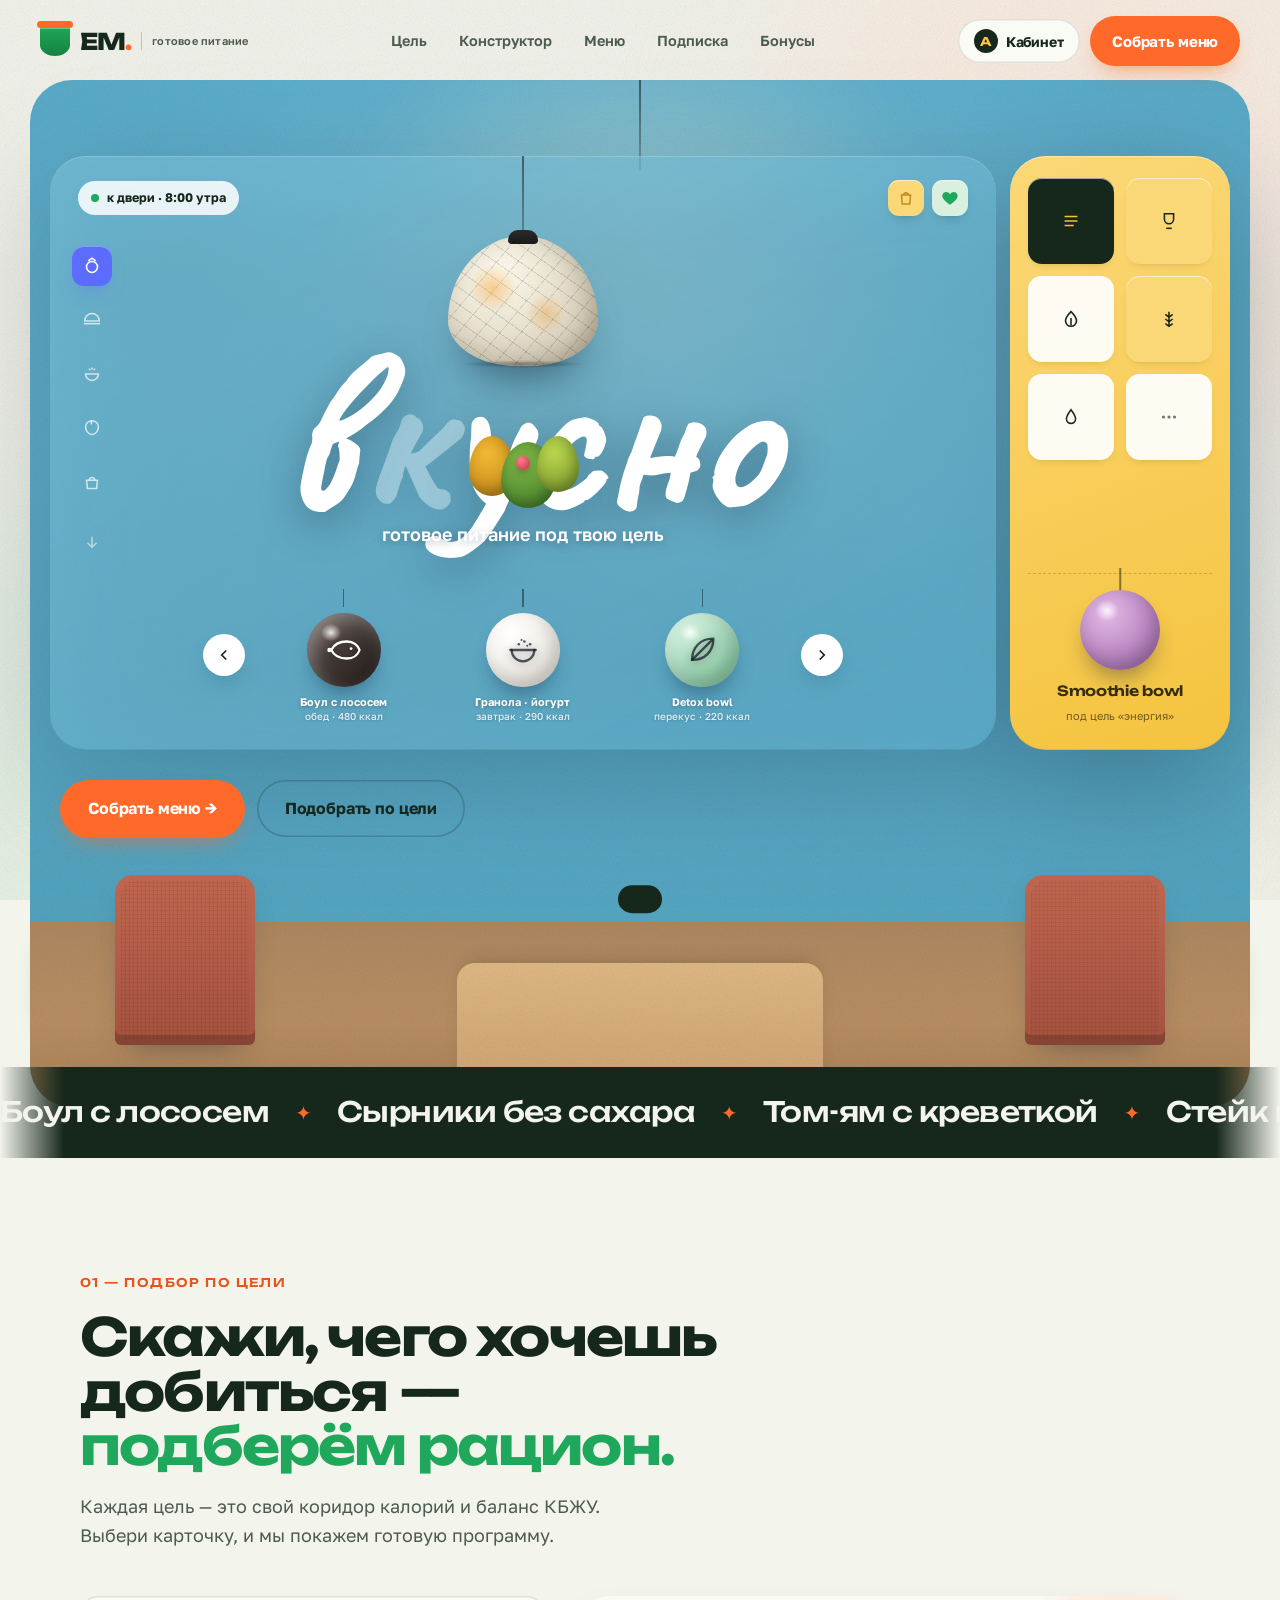
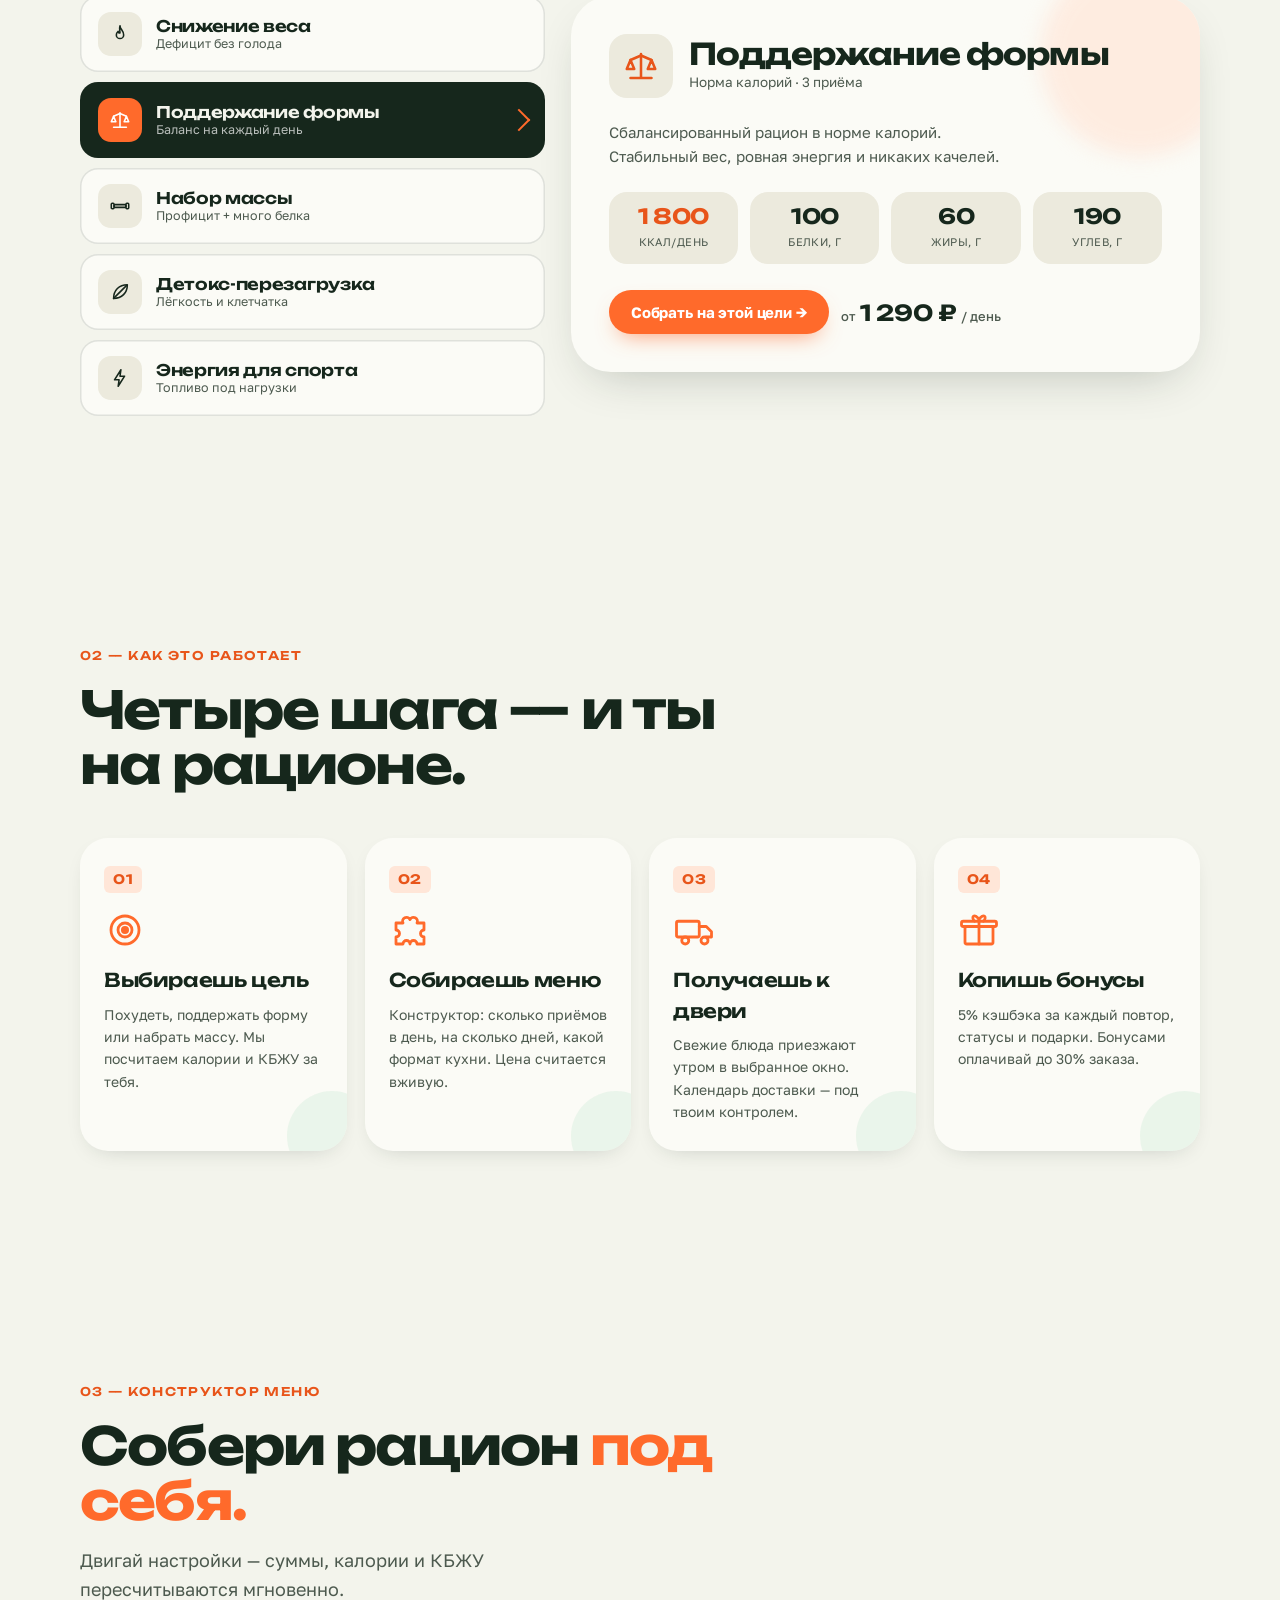
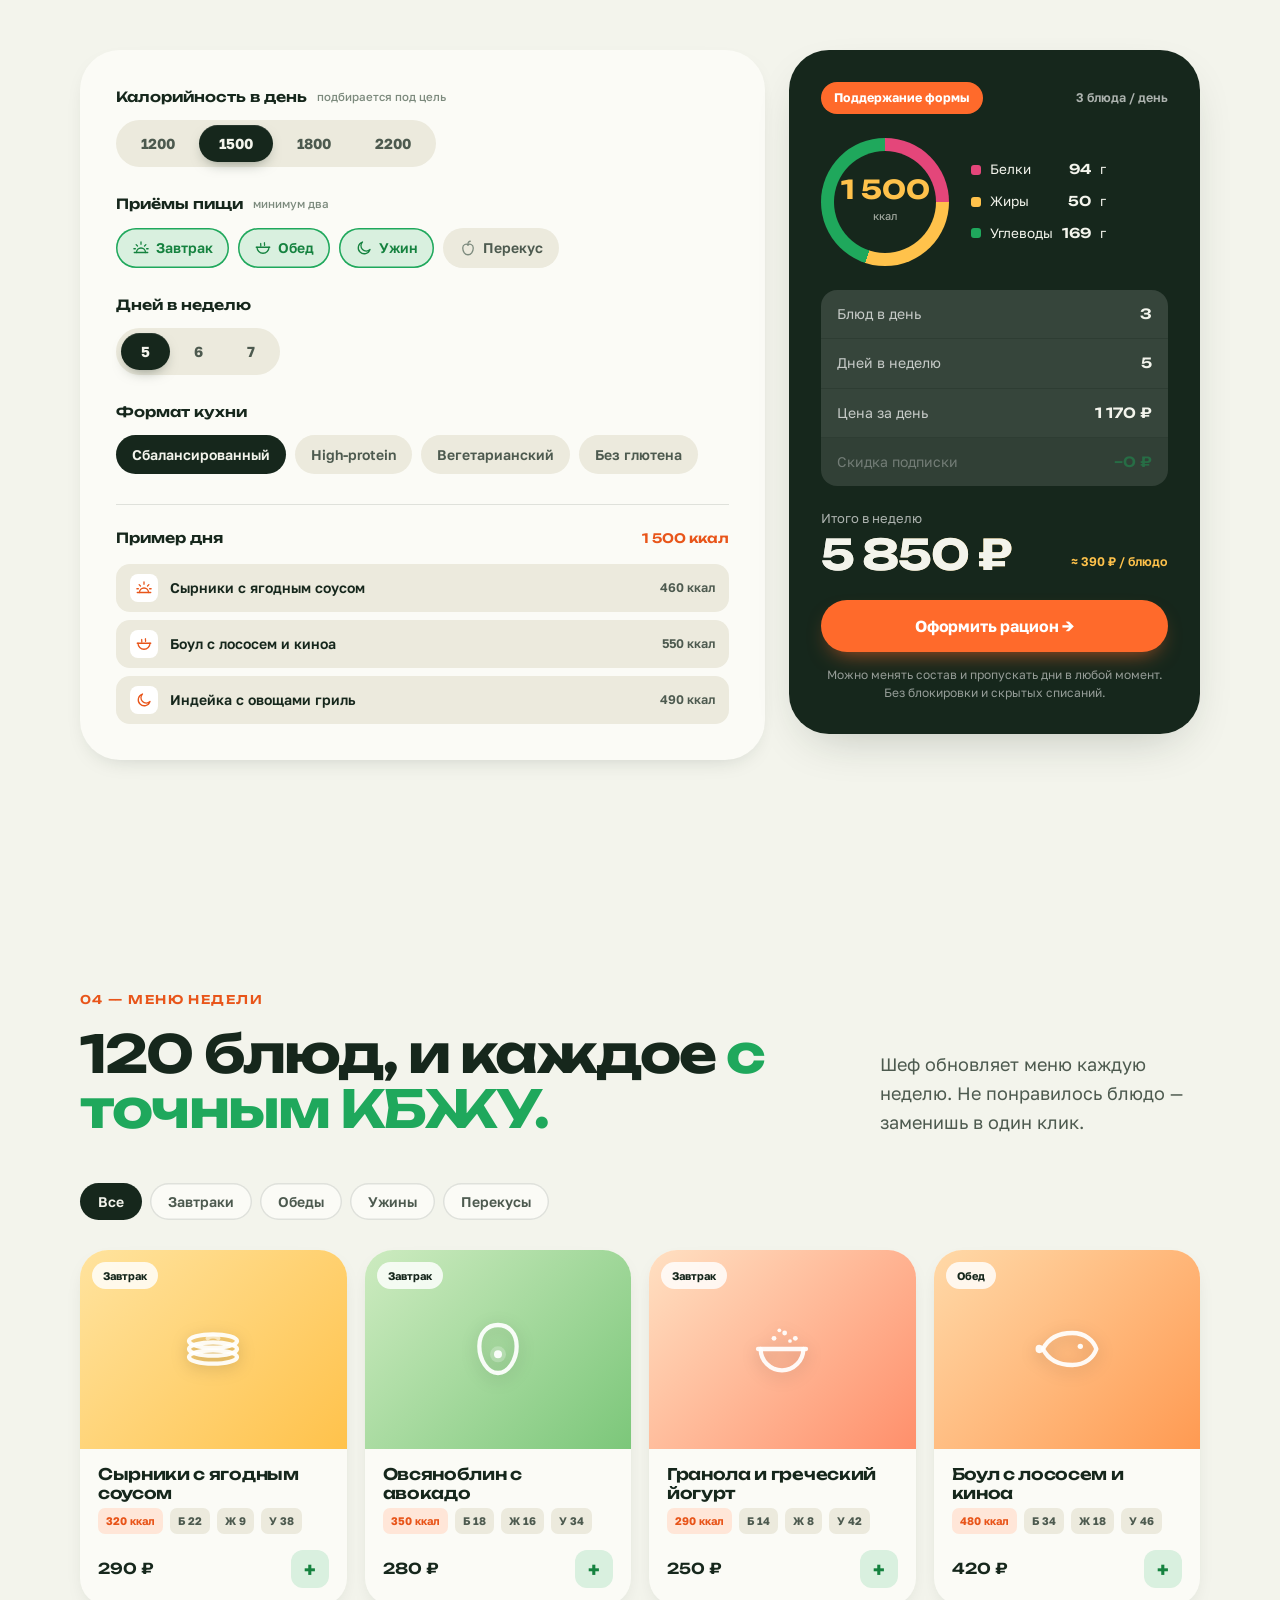
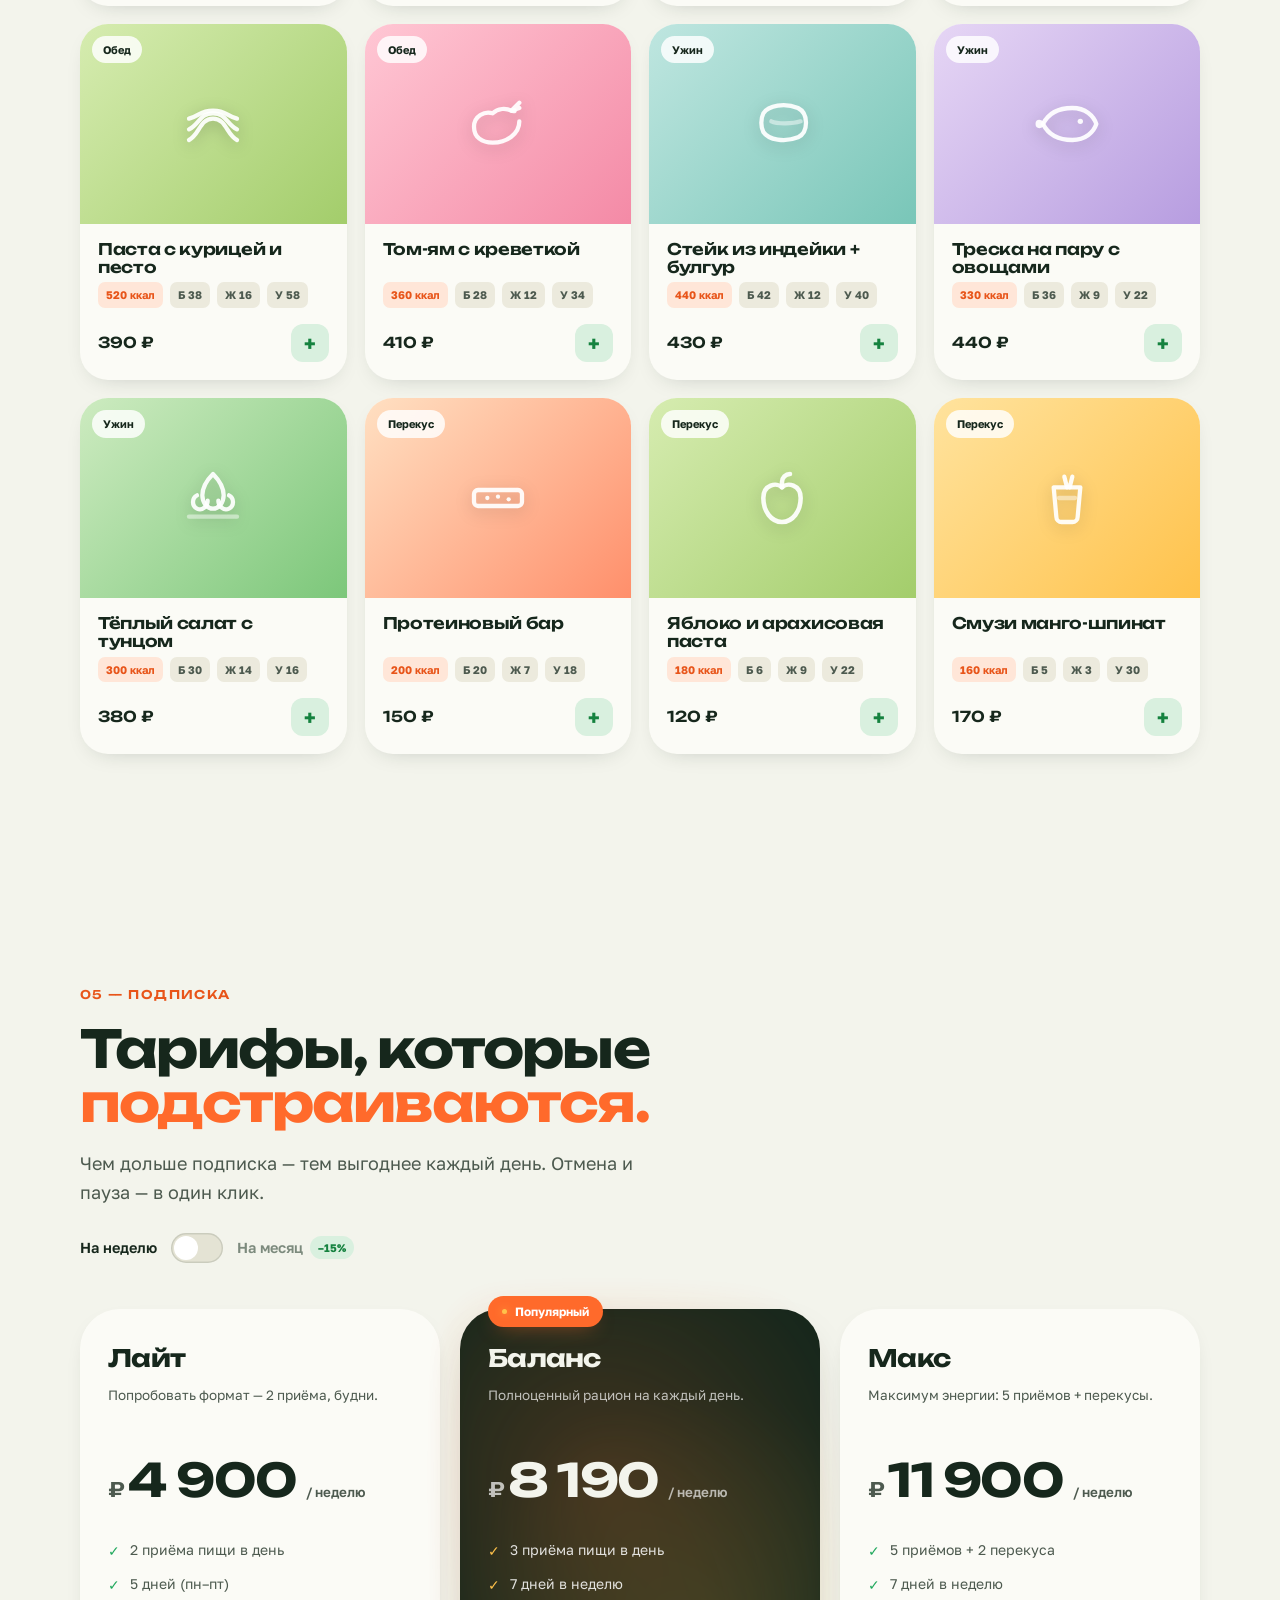
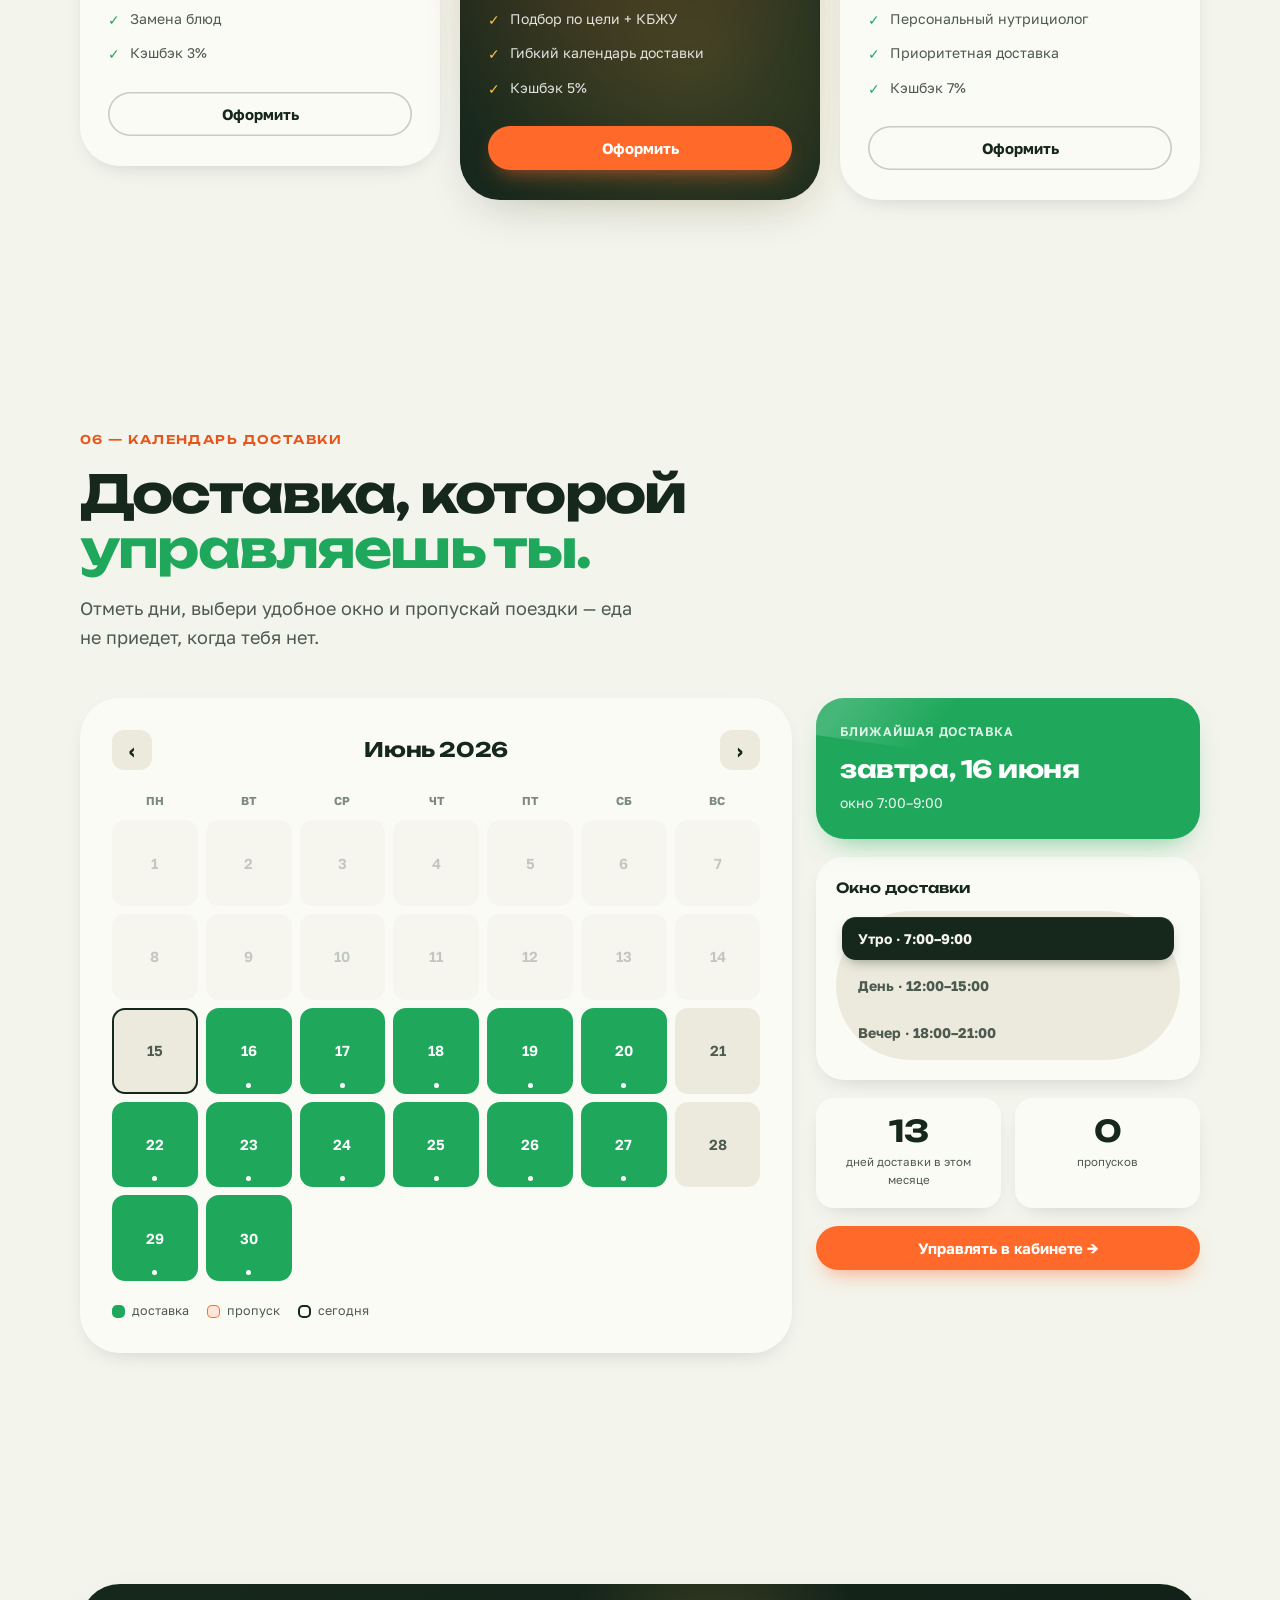
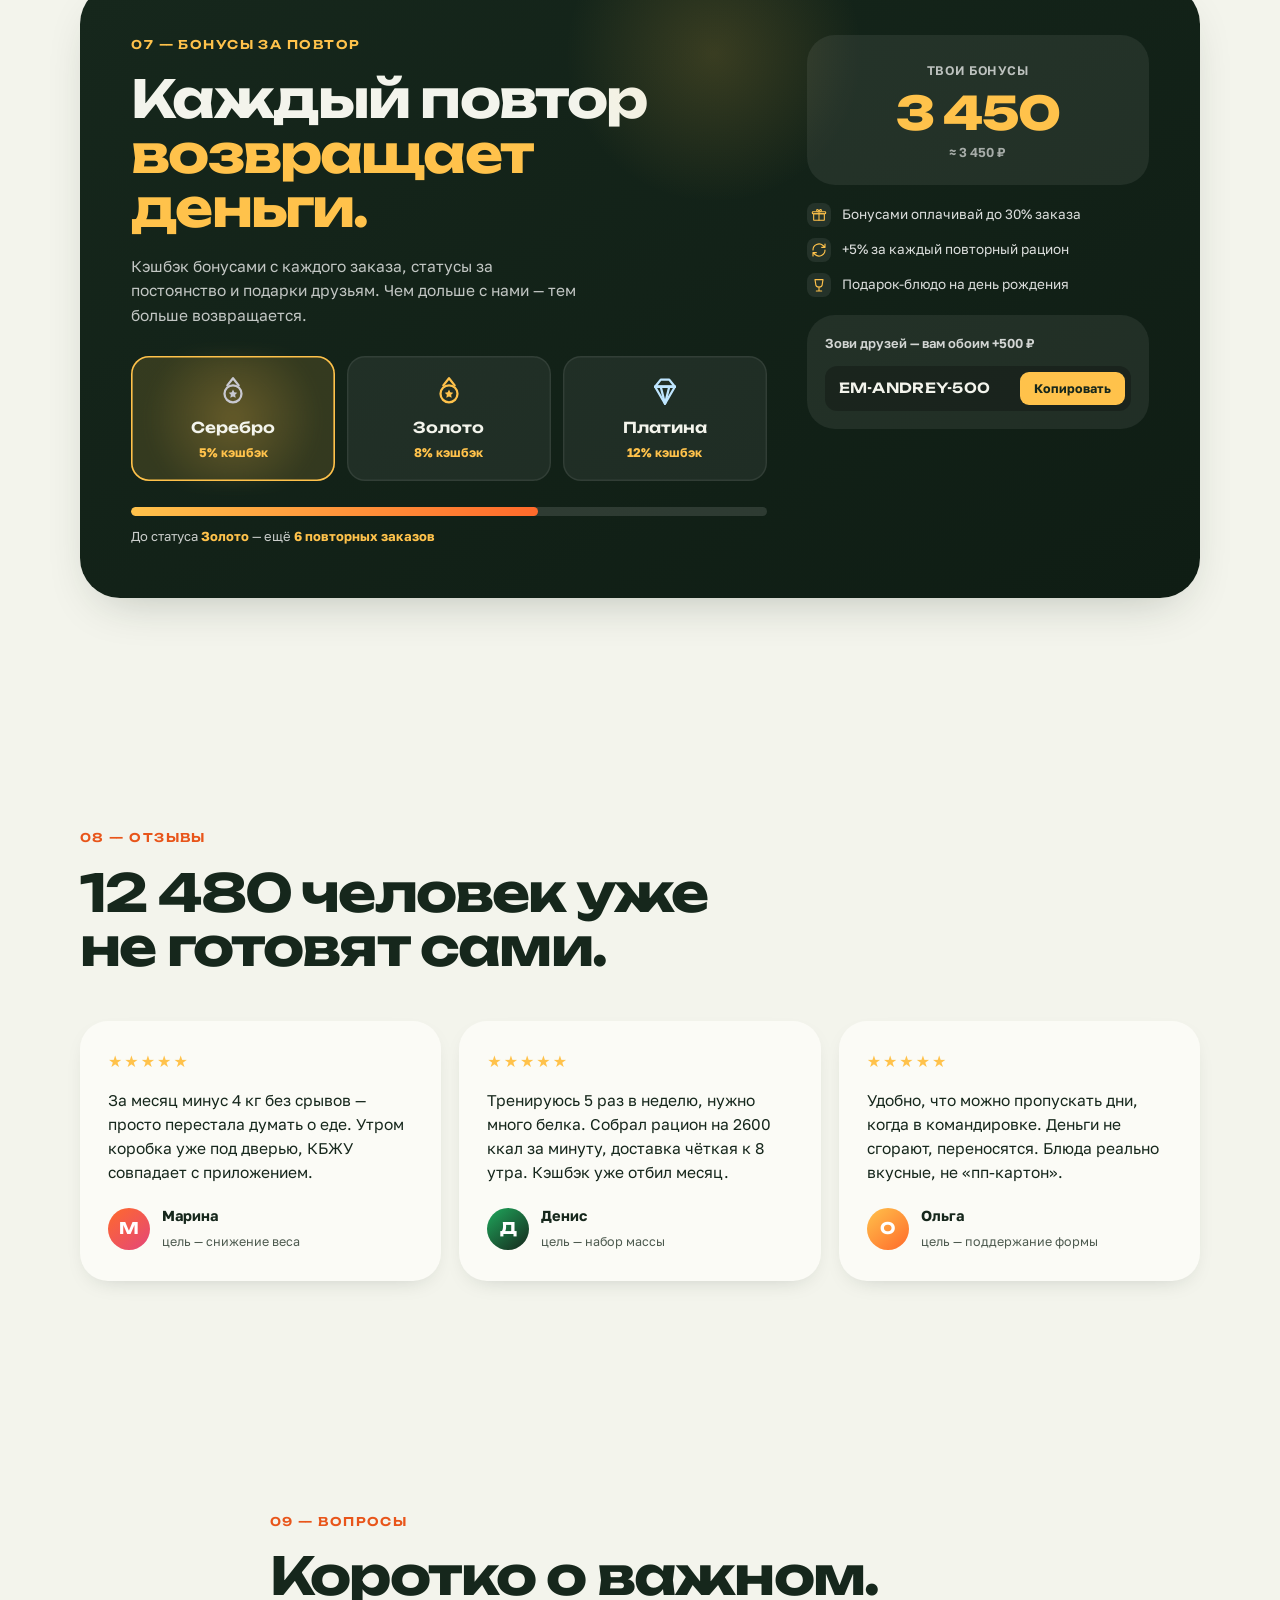
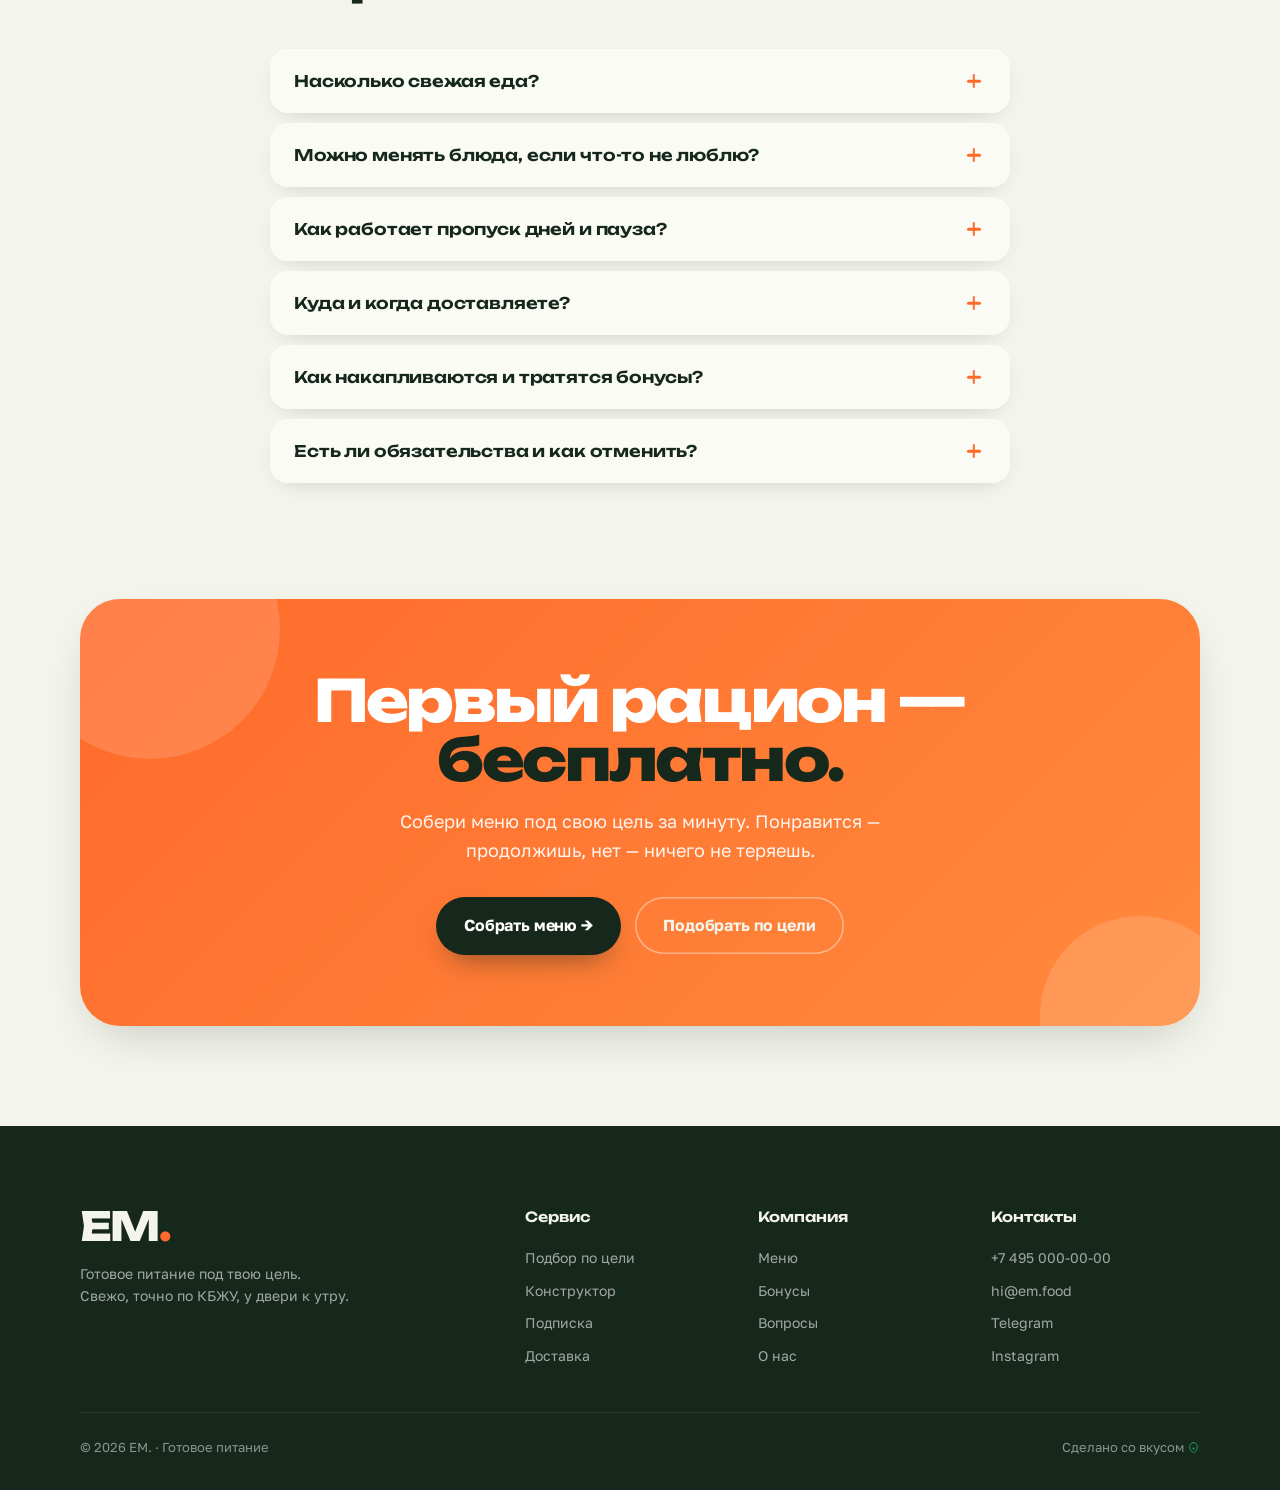
<file: projects/meal-delivery/index.html>
<!DOCTYPE html>
<html lang="ru">
<head>
<meta charset="UTF-8" />
<meta name="viewport" content="width=device-width, initial-scale=1.0" />
<title>ЕМ. — готовое питание под твою цель · доставка к двери</title>
<meta name="description" content="ЕМ. — доставка готового питания по подписке. Собери рацион в конструкторе, выбери цель, получай свежие блюда с рассчитанным КБЖУ каждое утро. Гибкий календарь доставки и кэшбэк за каждый повтор." />
<meta name="theme-color" content="#f3f4ec" />
<meta property="og:title" content="ЕМ. — готовое питание под твою цель" />
<meta property="og:description" content="Конструктор рациона, подбор по цели, подписка, гибкая доставка и бонусы за повтор. Свежая еда с точным КБЖУ — каждое утро у двери." />
<meta property="og:type" content="website" />
<link rel="preconnect" href="https://fonts.googleapis.com" />
<link rel="preconnect" href="https://fonts.gstatic.com" crossorigin />
<link href="https://fonts.googleapis.com/css2?family=Caveat:wght@500;600;700&family=Golos+Text:wght@400;500;600;700;800;900&family=Unbounded:wght@400;500;600;700;800&display=swap" rel="stylesheet" />
<link rel="stylesheet" href="styles.css" />
</head>
<body>

<!-- ░░░░░░ SVG ICON SPRITE ░░░░░░ -->
<svg aria-hidden="true" style="position:absolute;width:0;height:0;overflow:hidden" xmlns="http://www.w3.org/2000/svg">
  <defs>
    <!-- meal types -->
    <symbol id="ic-sunrise" viewBox="0 0 24 24" fill="none" stroke="currentColor" stroke-width="1.7" stroke-linecap="round" stroke-linejoin="round">
      <path d="M3 18h18"/><path d="M6 18a6 6 0 0112 0"/><path d="M12 4v3M5.5 7.5l1.8 1.8M18.5 7.5l-1.8 1.8M2.5 13h2M19.5 13h2"/>
    </symbol>
    <symbol id="ic-bowl" viewBox="0 0 24 24" fill="none" stroke="currentColor" stroke-width="1.7" stroke-linecap="round" stroke-linejoin="round">
      <path d="M3 11h18"/><path d="M4 11a8 8 0 0016 0"/><path d="M9 6c-.5 1.5.5 2 0 3.5M14 5c-.5 1.5.5 2 0 3.5"/>
    </symbol>
    <symbol id="ic-moon" viewBox="0 0 24 24" fill="none" stroke="currentColor" stroke-width="1.7" stroke-linecap="round" stroke-linejoin="round">
      <path d="M20 14a8 8 0 11-10-10 7 7 0 0010 10z"/>
    </symbol>
    <symbol id="ic-apple" viewBox="0 0 24 24" fill="none" stroke="currentColor" stroke-width="1.7" stroke-linecap="round" stroke-linejoin="round">
      <path d="M12 8c-2-2-7-1-7 4s3 9 7 9 7-4 7-9-5-6-7-4z"/><path d="M12 8V6a3 3 0 013-3"/>
    </symbol>
    <symbol id="ic-cupcake" viewBox="0 0 24 24" fill="none" stroke="currentColor" stroke-width="1.7" stroke-linecap="round" stroke-linejoin="round">
      <path d="M6 11a6 6 0 0112 0"/><path d="M7 11l1 9h8l1-9"/><path d="M10 8l1-3M14 8l-1-3M12 4V2"/>
    </symbol>
    <!-- steps -->
    <symbol id="ic-target" viewBox="0 0 24 24" fill="none" stroke="currentColor" stroke-width="1.6" stroke-linecap="round" stroke-linejoin="round">
      <circle cx="12" cy="12" r="8"/><circle cx="12" cy="12" r="4"/><circle cx="12" cy="12" r="1.5" fill="currentColor"/>
    </symbol>
    <symbol id="ic-puzzle" viewBox="0 0 24 24" fill="none" stroke="currentColor" stroke-width="1.6" stroke-linecap="round" stroke-linejoin="round">
      <path d="M4 8h4a2 2 0 014-2 2 2 0 014 2h4v4a2 2 0 00-2 2 2 2 0 002 2v4h-4a2 2 0 00-4 0 2 2 0 00-4 0H4v-4a2 2 0 002-2 2 2 0 00-2-2V8z"/>
    </symbol>
    <symbol id="ic-truck" viewBox="0 0 24 24" fill="none" stroke="currentColor" stroke-width="1.6" stroke-linecap="round" stroke-linejoin="round">
      <rect x="2" y="7" width="13" height="9" rx="1"/><path d="M15 10h4l3 3v3h-3"/><circle cx="7" cy="18" r="2"/><circle cx="18" cy="18" r="2"/>
    </symbol>
    <symbol id="ic-gift" viewBox="0 0 24 24" fill="none" stroke="currentColor" stroke-width="1.6" stroke-linecap="round" stroke-linejoin="round">
      <rect x="4" y="10" width="16" height="10" rx="1"/><rect x="2" y="7" width="20" height="3" rx="1"/><path d="M12 7v13"/><path d="M9.5 7c-2.5-2.5 0-5 2.5-1 2.5-4 5-1.5 2.5 1"/>
    </symbol>
    <!-- goals -->
    <symbol id="ic-fire" viewBox="0 0 24 24" fill="none" stroke="currentColor" stroke-width="1.7" stroke-linecap="round" stroke-linejoin="round">
      <path d="M12 3c0 4 4 5 4 10a4 4 0 11-8 0c0-2 1-3 2-4 0 2 1 2 2 2 0-3-1-5 0-8z"/>
    </symbol>
    <symbol id="ic-scale" viewBox="0 0 24 24" fill="none" stroke="currentColor" stroke-width="1.7" stroke-linecap="round" stroke-linejoin="round">
      <path d="M12 4v16M5 20h14"/><path d="M5 8l-2.5 6h5L5 8zM19 8l-2.5 6h5L19 8z"/><path d="M5 8l7-3 7 3"/>
    </symbol>
    <symbol id="ic-muscle" viewBox="0 0 24 24" fill="none" stroke="currentColor" stroke-width="1.7" stroke-linecap="round" stroke-linejoin="round">
      <rect x="2.5" y="9" width="3" height="6" rx="1"/><rect x="18.5" y="9" width="3" height="6" rx="1"/><rect x="5.5" y="10.5" width="13" height="3" rx="1"/>
    </symbol>
    <symbol id="ic-leaf" viewBox="0 0 24 24" fill="none" stroke="currentColor" stroke-width="1.7" stroke-linecap="round" stroke-linejoin="round">
      <path d="M5 19c0-9 6-15 15-15 0 9-6 15-15 15z"/><path d="M5 19c4-4 8-8 14-14"/>
    </symbol>
    <symbol id="ic-bolt" viewBox="0 0 24 24" fill="none" stroke="currentColor" stroke-width="1.7" stroke-linecap="round" stroke-linejoin="round">
      <path d="M13 3l-7 11h5l-1 7 7-11h-5l1-7z"/>
    </symbol>
    <!-- tiers / perks -->
    <symbol id="ic-medal" viewBox="0 0 24 24" fill="none" stroke="currentColor" stroke-width="1.6" stroke-linecap="round" stroke-linejoin="round">
      <circle cx="12" cy="14" r="6"/><path d="M8 8l4-5 4 5"/><path d="M12 11l.9 1.9 2.1.3-1.5 1.5.4 2.1-1.9-1-1.9 1 .4-2.1L9 13.2l2.1-.3.9-1.9z" fill="currentColor" stroke="none"/>
    </symbol>
    <symbol id="ic-diamond" viewBox="0 0 24 24" fill="none" stroke="currentColor" stroke-width="1.6" stroke-linecap="round" stroke-linejoin="round">
      <path d="M5 9h14l-7 12L5 9z"/><path d="M9 4h6l4 5H5l4-5z"/><path d="M9 9l3 12 3-12M5 9h14"/>
    </symbol>
    <symbol id="ic-cycle" viewBox="0 0 24 24" fill="none" stroke="currentColor" stroke-width="1.7" stroke-linecap="round" stroke-linejoin="round">
      <path d="M3 12a9 9 0 0115-6.7L21 8M21 3v5h-5"/><path d="M21 12a9 9 0 01-15 6.7L3 16M3 21v-5h5"/>
    </symbol>
    <symbol id="ic-glass" viewBox="0 0 24 24" fill="none" stroke="currentColor" stroke-width="1.7" stroke-linecap="round" stroke-linejoin="round">
      <path d="M6 4h12l-1 6a5 5 0 01-10 0L6 4z"/><path d="M12 15v5M8 21h8"/>
    </symbol>
    <!-- brand / greeting -->
    <symbol id="ic-wave" viewBox="0 0 24 24" fill="none" stroke="currentColor" stroke-width="1.6" stroke-linecap="round" stroke-linejoin="round">
      <path d="M8 12V6a1.5 1.5 0 113 0v5"/><path d="M11 11V4.5a1.5 1.5 0 113 0V11"/><path d="M14 11V6a1.5 1.5 0 113 0v7c0 4-3 7-7 7s-7-3-7-7v-2a1.5 1.5 0 113 0v1"/>
    </symbol>
    <symbol id="ic-avocado" viewBox="0 0 24 24" fill="none" stroke="currentColor" stroke-width="1.6" stroke-linecap="round" stroke-linejoin="round">
      <path d="M12 3c4 0 7 3 7 8 0 5-3 10-7 10s-7-5-7-10c0-5 3-8 7-8z"/><circle cx="12" cy="14" r="3" fill="currentColor" opacity=".25" stroke="none"/><circle cx="12" cy="14" r="1.5" fill="currentColor" stroke="none"/>
    </symbol>
    <symbol id="ic-lock" viewBox="0 0 24 24" fill="none" stroke="currentColor" stroke-width="1.7" stroke-linecap="round" stroke-linejoin="round">
      <rect x="5" y="11" width="14" height="9" rx="2"/><path d="M8 11V8a4 4 0 018 0v3"/>
    </symbol>
    <symbol id="ic-sparkle" viewBox="0 0 24 24" fill="none" stroke="currentColor" stroke-width="1.7" stroke-linecap="round" stroke-linejoin="round">
      <path d="M12 3l2 6 6 2-6 2-2 6-2-6-6-2 6-2 2-6z" fill="currentColor"/>
    </symbol>
    <!-- dish-specific -->
    <symbol id="ic-fish" viewBox="0 0 24 24" fill="none" stroke="currentColor" stroke-width="1.6" stroke-linecap="round" stroke-linejoin="round">
      <path d="M3 12c2-4 6-6 11-6 5 0 8 3 9 6-1 3-4 6-9 6-5 0-9-2-11-6z"/><path d="M3 12c-1-1-2-1-2 0s1 1 2 0z"/><circle cx="17" cy="11" r="1" fill="currentColor" stroke="none"/>
    </symbol>
    <symbol id="ic-pasta" viewBox="0 0 24 24" fill="none" stroke="currentColor" stroke-width="1.6" stroke-linecap="round" stroke-linejoin="round">
      <path d="M3 18c4-2 4-8 9-8s5 6 9 8"/><path d="M3 14c4-2 4-6 9-6s5 4 9 6"/><path d="M3 10c4-1 4-3 9-3s5 2 9 3"/>
    </symbol>
    <symbol id="ic-shrimp" viewBox="0 0 24 24" fill="none" stroke="currentColor" stroke-width="1.6" stroke-linecap="round" stroke-linejoin="round">
      <path d="M17 7c-2-1-5-1-7 1-3-1-7 1-7 5s3 6 7 6c5 0 10-3 10-8"/><circle cx="18" cy="7" r="1" fill="currentColor" stroke="none"/><path d="M17 7l3-3M17 7l3-1"/>
    </symbol>
    <symbol id="ic-steak" viewBox="0 0 24 24" fill="none" stroke="currentColor" stroke-width="1.6" stroke-linecap="round" stroke-linejoin="round">
      <path d="M5 8c2-3 8-4 13-2 4 2 4 9 0 11-5 2-11 1-13-2-1-2-1-5 0-7z"/><path d="M8 11c2 1 8 1 11 0" opacity=".5"/>
    </symbol>
    <symbol id="ic-salad" viewBox="0 0 24 24" fill="none" stroke="currentColor" stroke-width="1.6" stroke-linecap="round" stroke-linejoin="round">
      <path d="M12 3c-3 3-4 6-4 8 0 3 2 5 4 5s4-2 4-5c0-2-1-5-4-8z"/><path d="M6 11c-2 1-2 4 0 5s4-1 4-3"/><path d="M18 11c2 1 2 4 0 5s-4-1-4-3"/><path d="M3 19h18" opacity=".5"/>
    </symbol>
    <symbol id="ic-bar" viewBox="0 0 24 24" fill="none" stroke="currentColor" stroke-width="1.6" stroke-linecap="round" stroke-linejoin="round">
      <rect x="3" y="9" width="18" height="6" rx="1.5"/><circle cx="8" cy="12" r=".8" fill="currentColor" stroke="none"/><circle cx="12" cy="11.5" r=".8" fill="currentColor" stroke="none"/><circle cx="16" cy="12.5" r=".8" fill="currentColor" stroke="none"/>
    </symbol>
    <symbol id="ic-cup" viewBox="0 0 24 24" fill="none" stroke="currentColor" stroke-width="1.6" stroke-linecap="round" stroke-linejoin="round">
      <path d="M7 8h10l-1 11a2 2 0 01-2 2h-4a2 2 0 01-2-2L7 8z"/><path d="M9 12h6" opacity=".5"/><path d="M11 4l1 4M14 4l-1 4"/>
    </symbol>
    <symbol id="ic-pancake" viewBox="0 0 24 24" fill="none" stroke="currentColor" stroke-width="1.6" stroke-linecap="round" stroke-linejoin="round">
      <ellipse cx="12" cy="15" rx="9" ry="2.5"/><ellipse cx="12" cy="12" rx="9" ry="2.5"/><ellipse cx="12" cy="9" rx="9" ry="2.5"/><path d="M10 8c1-1 3-1 4 0" opacity=".6"/>
    </symbol>
    <symbol id="ic-granola" viewBox="0 0 24 24" fill="none" stroke="currentColor" stroke-width="1.6" stroke-linecap="round" stroke-linejoin="round">
      <path d="M3 12h18"/><path d="M4 12a8 8 0 0016 0"/><circle cx="9" cy="8" r=".9" fill="currentColor" stroke="none"/><circle cx="13" cy="6" r=".9" fill="currentColor" stroke="none"/><circle cx="17" cy="8" r=".9" fill="currentColor" stroke="none"/><circle cx="11" cy="5" r=".7" fill="currentColor" stroke="none"/><circle cx="15" cy="9" r=".7" fill="currentColor" stroke="none"/>
    </symbol>
  </defs>
</svg>

<!-- texture + ambient -->
<div class="grain" aria-hidden="true"></div>
<div class="blobs" aria-hidden="true">
  <span class="blob blob--a"></span>
  <span class="blob blob--b"></span>
  <span class="blob blob--c"></span>
</div>
<div class="scrollbar" id="scrollProgress" aria-hidden="true"></div>
<div class="toast" id="toast" role="status" aria-live="polite"></div>

<!-- ░░░░░░ NAV ░░░░░░ -->
<header class="nav" id="nav">
  <a href="#top" class="brand" aria-label="ЕМ — на главную">
    <span class="brand__bowl" aria-hidden="true"></span>
    <span class="brand__name">ЕМ<span class="brand__dot">.</span></span>
    <span class="brand__sub">готовое&nbsp;питание</span>
  </a>
  <nav class="nav__links" aria-label="Основная навигация">
    <a href="#goal">Цель</a>
    <a href="#constructor">Конструктор</a>
    <a href="#menu">Меню</a>
    <a href="#plans">Подписка</a>
    <a href="#bonus">Бонусы</a>
  </nav>
  <div class="nav__actions">
    <button class="btn btn--ghost nav__cab" id="openCabinet">
      <span class="nav__avatar" aria-hidden="true">А</span> Кабинет
    </button>
    <a href="#constructor" class="btn btn--solid magnetic">Собрать меню</a>
  </div>
  <button class="burger" id="burger" aria-label="Меню" aria-expanded="false">
    <span></span><span></span><span></span>
  </button>
</header>

<!-- mobile menu -->
<div class="mobilemenu" id="mobilemenu" aria-hidden="true">
  <a href="#goal">Цель</a>
  <a href="#constructor">Конструктор</a>
  <a href="#menu">Меню</a>
  <a href="#plans">Подписка</a>
  <a href="#bonus">Бонусы</a>
  <a href="#faq">Вопросы</a>
  <button class="btn btn--ghost" id="openCabinetMobile"><span class="nav__avatar" aria-hidden="true">А</span> Личный кабинет</button>
  <a href="#constructor" class="btn btn--solid">Собрать меню</a>
</div>

<main id="top">

  <!-- ░░░░░░ HERO · LIGHTUP-STYLE STAGE ░░░░░░ -->
  <section class="hero hero-lu" id="hero">
    <!-- painted room backdrop (STATIC — never animates) -->
    <div class="room" aria-hidden="true">
      <div class="room__glow"></div>
      <div class="room__floor"></div>
      <span class="room__chair room__chair--l"></span>
      <span class="room__chair room__chair--r"></span>
      <span class="room__table"></span>
      <span class="room__cord"></span>
    </div>

    <!-- floating capsule — everything inside .stage__card animates -->
    <div class="stage">
      <div class="stage__card">

        <!-- top header strip -->
        <div class="stage__top">
          <span class="stage__kicker"><span class="stage__pulse"></span> к двери · 8:00 утра</span>
          <div class="stage__actions">
            <button class="ico-btn ico-btn--bag" aria-label="Корзина">
              <svg viewBox="0 0 24 24" fill="none" stroke="currentColor" stroke-width="2"><path d="M6 8h12l-1 12H7L6 8z"/><path d="M9 8a3 3 0 016 0"/></svg>
            </button>
            <button class="ico-btn ico-btn--fav" aria-label="Избранное">
              <svg viewBox="0 0 24 24" fill="currentColor"><path d="M12 21s-7-4.5-9.5-9C.5 8 3 4 7 4c2 0 3.5 1 5 3 1.5-2 3-3 5-3 4 0 6.5 4 4.5 8C19 16.5 12 21 12 21z"/></svg>
            </button>
          </div>
        </div>

        <!-- left rail · meal categories -->
        <nav class="rail-l" aria-label="Категории блюд">
          <button class="rail-l__btn is-on" data-cat="breakfast" aria-label="Завтрак">
            <svg viewBox="0 0 24 24" fill="none" stroke="currentColor" stroke-width="1.7"><circle cx="12" cy="13" r="6"/><path d="M8 6.5l4-3 4 3"/></svg>
          </button>
          <button class="rail-l__btn" data-cat="lunch" aria-label="Обед">
            <svg viewBox="0 0 24 24" fill="none" stroke="currentColor" stroke-width="1.7"><path d="M4 13a8 8 0 0116 0H4z"/><path d="M3 16h18"/></svg>
          </button>
          <button class="rail-l__btn" data-cat="dinner" aria-label="Ужин">
            <svg viewBox="0 0 24 24" fill="none" stroke="currentColor" stroke-width="1.7"><path d="M5 12a7 7 0 1014 0H5z"/><path d="M12 5v2M9 6l1 2M15 6l-1 2"/></svg>
          </button>
          <button class="rail-l__btn" data-cat="snack" aria-label="Перекус">
            <svg viewBox="0 0 24 24" fill="none" stroke="currentColor" stroke-width="1.7"><path d="M12 4c4 0 7 3 7 7s-3 8-7 8-7-4-7-8 3-7 7-7z"/><path d="M12 4c-1 1.5-1 3 0 4"/></svg>
          </button>
          <button class="rail-l__btn" data-cat="dessert" aria-label="Десерт">
            <svg viewBox="0 0 24 24" fill="none" stroke="currentColor" stroke-width="1.7"><path d="M6 10h12l-1 9H7l-1-9z"/><path d="M9 10a3 3 0 016 0"/></svg>
          </button>
          <button class="rail-l__btn rail-l__down" aria-label="Прокрутить вниз" id="heroScrollDown">
            <svg viewBox="0 0 24 24" fill="none" stroke="currentColor" stroke-width="2"><path d="M12 5v14M6 13l6 6 6-6"/></svg>
          </button>
        </nav>

        <!-- ────── ANIMATED STAR OF THE SHOW ────── -->
        <div class="stage__hero">
          <!-- swinging pendant -->
          <div class="pendant">
            <span class="pendant__wire"></span>
            <span class="pendant__shade">
              <span class="pendant__shade-top"></span>
              <span class="pendant__crack"></span>
              <span class="pendant__rim"></span>
            </span>
            <span class="pendant__food">
              <span class="pendant__leaf pendant__leaf--1"></span>
              <span class="pendant__leaf pendant__leaf--2"></span>
              <span class="pendant__leaf pendant__leaf--3"></span>
              <span class="pendant__berry"></span>
            </span>
            <span class="steam" aria-hidden="true">
              <i></i><i></i><i></i>
            </span>
          </div>

          <!-- giant script title -->
          <h1 class="script" aria-label="Ем вкусно">
            <span class="script__word">в<span class="script__hole">к</span>усно</span>
          </h1>

          <p class="stage__sub">готовое питание под&nbsp;твою&nbsp;цель</p>

          <!-- carousel -->
          <div class="carousel">
            <button class="carousel__nav carousel__nav--prev" id="cPrev" aria-label="Назад">
              <svg viewBox="0 0 24 24" fill="none" stroke="currentColor" stroke-width="2.3"><path d="M15 6l-6 6 6 6"/></svg>
            </button>
            <div class="carousel__viewport">
              <div class="carousel__track" id="cTrack"><!-- JS --></div>
            </div>
            <button class="carousel__nav carousel__nav--next" id="cNext" aria-label="Вперёд">
              <svg viewBox="0 0 24 24" fill="none" stroke="currentColor" stroke-width="2.3"><path d="M9 6l6 6-6 6"/></svg>
            </button>
          </div>
        </div>
      </div>

      <!-- right yellow rail · filters + featured -->
      <aside class="rail-r" aria-label="Фильтры">
        <div class="rail-r__filters">
          <button class="filt is-on" data-pref="balanced" aria-label="Сбалансированный">
            <svg viewBox="0 0 24 24" fill="none" stroke="currentColor" stroke-width="1.7"><path d="M5 7h14M5 12h14M5 17h10"/></svg>
          </button>
          <button class="filt filt--yellow" data-pref="protein" aria-label="High-protein">
            <svg viewBox="0 0 24 24" fill="none" stroke="currentColor" stroke-width="1.7"><path d="M7 4h10v6a5 5 0 01-10 0V4z"/><path d="M9 20h6"/></svg>
          </button>
          <button class="filt" data-pref="veg" aria-label="Вегетарианский">
            <svg viewBox="0 0 24 24" fill="none" stroke="currentColor" stroke-width="1.7"><path d="M12 4c-4 4-6 7-6 10a6 6 0 0012 0c0-3-2-6-6-10z"/><path d="M12 11v8"/></svg>
          </button>
          <button class="filt filt--yellow" data-pref="gluten" aria-label="Без глютена">
            <svg viewBox="0 0 24 24" fill="none" stroke="currentColor" stroke-width="1.7"><path d="M12 4v16M8 7l4 3 4-3M8 12l4 3 4-3M8 17l4 3 4-3"/></svg>
          </button>
          <button class="filt" data-pref="detox" aria-label="Детокс">
            <svg viewBox="0 0 24 24" fill="none" stroke="currentColor" stroke-width="1.7"><path d="M12 4c3 4 5 7 5 10a5 5 0 01-10 0c0-3 2-6 5-10z"/></svg>
          </button>
          <button class="filt filt--more" aria-label="Ещё">
            <svg viewBox="0 0 24 24" fill="currentColor"><circle cx="6" cy="12" r="1.7"/><circle cx="12" cy="12" r="1.7"/><circle cx="18" cy="12" r="1.7"/></svg>
          </button>
        </div>
        <div class="rail-r__feature">
          <div class="orb-mini orb-mini--purple"></div>
          <div class="rail-r__label">
            <b>Smoothie bowl</b>
            <small>под цель «энергия»</small>
          </div>
        </div>
      </aside>
    </div>

    <!-- CTAs + bullets below the stage -->
    <div class="hero-cta">
      <div class="hero-cta__btns">
        <a href="#constructor" class="btn btn--solid btn--lg magnetic">Собрать меню →</a>
        <a href="#goal" class="btn btn--line btn--lg">Подобрать по цели</a>
      </div>
      <ul class="hero-cta__points">
        <li><span class="dotpin"></span> Готовим утром — везём в&nbsp;этот&nbsp;же&nbsp;день</li>
        <li><span class="dotpin"></span> Меняй блюда и&nbsp;пропускай&nbsp;дни</li>
        <li><span class="dotpin"></span> Первая доставка — бесплатно</li>
      </ul>
    </div>

    <div class="hero__stats">
      <div class="stat"><b data-count="50000" data-suffix="+">0</b><span>рационов доставлено</span></div>
      <div class="stat"><b data-count="120" data-suffix="">0</b><span>блюд в меню</span></div>
      <div class="stat"><b data-count="98" data-suffix="%">0</b><span>заказывают снова</span></div>
      <div class="stat"><b>8:00</b><span>еда уже у двери</span></div>
    </div>
  </section>

  <!-- ░░░░░░ MARQUEE ░░░░░░ -->
  <div class="marquee" aria-hidden="true">
    <div class="marquee__row">
      <span>Боул с лососем</span><span class="sep">✦</span>
      <span>Сырники без сахара</span><span class="sep">✦</span>
      <span>Том-ям с креветкой</span><span class="sep">✦</span>
      <span>Стейк из индейки</span><span class="sep">✦</span>
      <span>Гранола & йогурт</span><span class="sep">✦</span>
      <span>Паста с песто</span><span class="sep">✦</span>
      <span>Тёплый салат с тунцом</span><span class="sep">✦</span>
      <span>Боул с лососем</span><span class="sep">✦</span>
      <span>Сырники без сахара</span><span class="sep">✦</span>
      <span>Том-ям с креветкой</span><span class="sep">✦</span>
      <span>Стейк из индейки</span><span class="sep">✦</span>
      <span>Гранола & йогурт</span><span class="sep">✦</span>
      <span>Паста с песто</span><span class="sep">✦</span>
      <span>Тёплый салат с тунцом</span><span class="sep">✦</span>
    </div>
  </div>

  <!-- ░░░░░░ GOAL SELECTOR ░░░░░░ -->
  <section class="section goal" id="goal">
    <div class="wrap">
      <header class="head reveal">
        <div class="eyebrow">01 — Подбор по цели</div>
        <h2 class="h2">Скажи, чего хочешь добиться —<br /><span class="u-mark u-mark--green">подберём рацион.</span></h2>
        <p class="head__lead">Каждая цель — это свой коридор калорий и баланс КБЖУ. Выбери карточку, и мы покажем готовую программу.</p>
      </header>

      <div class="goal__layout reveal">
        <div class="goal__cards" id="goalCards" role="tablist" aria-label="Выберите цель">
          <!-- buttons injected by JS -->
        </div>

        <article class="goal__panel" id="goalPanel" aria-live="polite">
          <!-- recommendation injected by JS -->
        </article>
      </div>
    </div>
  </section>

  <!-- ░░░░░░ HOW IT WORKS ░░░░░░ -->
  <section class="section steps">
    <div class="wrap">
      <header class="head reveal">
        <div class="eyebrow">02 — Как это работает</div>
        <h2 class="h2">Четыре шага — и ты на рационе.</h2>
      </header>
      <div class="steps__grid">
        <div class="step reveal">
          <div class="step__no">01</div>
          <div class="step__ic"><svg class="ic"><use href="#ic-target"/></svg></div>
          <h3>Выбираешь цель</h3>
          <p>Похудеть, поддержать форму или набрать массу. Мы посчитаем калории и КБЖУ за тебя.</p>
        </div>
        <div class="step reveal">
          <div class="step__no">02</div>
          <div class="step__ic"><svg class="ic"><use href="#ic-puzzle"/></svg></div>
          <h3>Собираешь меню</h3>
          <p>Конструктор: сколько приёмов в день, на сколько дней, какой формат кухни. Цена считается вживую.</p>
        </div>
        <div class="step reveal">
          <div class="step__no">03</div>
          <div class="step__ic"><svg class="ic"><use href="#ic-truck"/></svg></div>
          <h3>Получаешь к двери</h3>
          <p>Свежие блюда приезжают утром в выбранное окно. Календарь доставки — под твоим контролем.</p>
        </div>
        <div class="step reveal">
          <div class="step__no">04</div>
          <div class="step__ic"><svg class="ic"><use href="#ic-gift"/></svg></div>
          <h3>Копишь бонусы</h3>
          <p>5% кэшбэка за каждый повтор, статусы и подарки. Бонусами оплачивай до 30% заказа.</p>
        </div>
      </div>
    </div>
  </section>

  <!-- ░░░░░░ CONSTRUCTOR ░░░░░░ -->
  <section class="section constructor" id="constructor">
    <div class="wrap">
      <header class="head reveal">
        <div class="eyebrow">03 — Конструктор меню</div>
        <h2 class="h2">Собери рацион <span class="u-mark">под себя.</span></h2>
        <p class="head__lead">Двигай настройки — суммы, калории и КБЖУ пересчитываются мгновенно.</p>
      </header>

      <div class="builder reveal">
        <div class="builder__controls">
          <!-- calorie tier -->
          <div class="ctrl">
            <div class="ctrl__label">Калорийность в день <span class="ctrl__hint">подбирается под цель</span></div>
            <div class="seg" id="ctrlKcal" role="group" aria-label="Калорийность">
              <button data-kcal="1200">1200</button>
              <button data-kcal="1500" class="is-active">1500</button>
              <button data-kcal="1800">1800</button>
              <button data-kcal="2200">2200</button>
            </div>
          </div>

          <!-- meals -->
          <div class="ctrl">
            <div class="ctrl__label">Приёмы пищи <span class="ctrl__hint">минимум два</span></div>
            <div class="chips chips--meals" id="ctrlMeals" role="group" aria-label="Приёмы пищи">
              <button data-meal="breakfast" class="is-on"><svg class="ic"><use href="#ic-sunrise"/></svg> Завтрак</button>
              <button data-meal="lunch" class="is-on"><svg class="ic"><use href="#ic-bowl"/></svg> Обед</button>
              <button data-meal="dinner" class="is-on"><svg class="ic"><use href="#ic-moon"/></svg> Ужин</button>
              <button data-meal="snack"><svg class="ic"><use href="#ic-apple"/></svg> Перекус</button>
            </div>
          </div>

          <!-- days -->
          <div class="ctrl">
            <div class="ctrl__label">Дней в неделю</div>
            <div class="seg" id="ctrlDays" role="group" aria-label="Дней в неделю">
              <button data-days="5" class="is-active">5</button>
              <button data-days="6">6</button>
              <button data-days="7">7</button>
            </div>
          </div>

          <!-- preference -->
          <div class="ctrl">
            <div class="ctrl__label">Формат кухни</div>
            <div class="chips chips--pref" id="ctrlPref" role="group" aria-label="Формат кухни">
              <button data-pref="balanced" data-mult="1" class="is-active">Сбалансированный</button>
              <button data-pref="protein" data-mult="1.12">High-protein</button>
              <button data-pref="veg" data-mult="1.05">Вегетарианский</button>
              <button data-pref="gluten" data-mult="1.08">Без глютена</button>
            </div>
          </div>

          <!-- sample day -->
          <div class="sample">
            <div class="sample__head">Пример дня <span id="sampleKcal">1500 ккал</span></div>
            <ul class="sample__list" id="sampleList"></ul>
          </div>
        </div>

        <aside class="builder__summary">
          <div class="summary__card">
            <div class="summary__top">
              <span class="summary__pill" id="sumGoalPill">Поддержание формы</span>
              <span class="summary__plates" id="sumPlates">3 блюда / день</span>
            </div>

            <div class="kbju" id="sumKbju">
              <div class="kbju__ring" id="kbjuRing">
                <span class="kbju__center"><b id="sumKcal">1500</b><small>ккал</small></span>
              </div>
              <ul class="kbju__legend">
                <li><i class="dot dot--p"></i> Белки <b id="sumP">94</b> г</li>
                <li><i class="dot dot--f"></i> Жиры <b id="sumF">50</b> г</li>
                <li><i class="dot dot--c"></i> Углеводы <b id="sumC">169</b> г</li>
              </ul>
            </div>

            <div class="summary__rows">
              <div class="srow"><span>Блюд в день</span><b id="sumMeals">3</b></div>
              <div class="srow"><span>Дней в неделю</span><b id="sumDays">5</b></div>
              <div class="srow"><span>Цена за день</span><b id="sumPerDay">1 290 ₽</b></div>
              <div class="srow srow--save" id="sumSaveRow"><span>Скидка подписки</span><b id="sumSave">–0 ₽</b></div>
            </div>

            <div class="summary__total">
              <div>
                <span class="summary__total-lbl">Итого в неделю</span>
                <b class="summary__total-val" id="sumWeek">6 450 ₽</b>
              </div>
              <span class="summary__perportion" id="sumPerPortion">≈ 430 ₽ / блюдо</span>
            </div>

            <button class="btn btn--solid btn--block btn--lg" id="builderCheckout"
              data-plan="Свой рацион">Оформить рацион →</button>
            <p class="summary__note">Можно менять состав и пропускать дни в любой момент. Без блокировки и скрытых списаний.</p>
          </div>
        </aside>
      </div>
    </div>
  </section>

  <!-- ░░░░░░ MENU GRID ░░░░░░ -->
  <section class="section menu" id="menu">
    <div class="wrap">
      <header class="head head--row reveal">
        <div>
          <div class="eyebrow">04 — Меню недели</div>
          <h2 class="h2">120 блюд, и&nbsp;каждое <span class="u-mark u-mark--green">с точным КБЖУ.</span></h2>
        </div>
        <p class="head__lead">Шеф обновляет меню каждую неделю. Не понравилось блюдо — заменишь в один клик.</p>
      </header>

      <div class="menu__filters reveal" id="menuFilters" role="tablist">
        <button class="is-active" data-cat="all">Все</button>
        <button data-cat="breakfast">Завтраки</button>
        <button data-cat="lunch">Обеды</button>
        <button data-cat="dinner">Ужины</button>
        <button data-cat="snack">Перекусы</button>
      </div>

      <div class="menu__grid" id="menuGrid"><!-- dishes injected by JS --></div>
    </div>
  </section>

  <!-- ░░░░░░ SUBSCRIPTION / PLANS ░░░░░░ -->
  <section class="section plans" id="plans">
    <div class="wrap">
      <header class="head reveal">
        <div class="eyebrow">05 — Подписка</div>
        <h2 class="h2">Тарифы, которые <span class="u-mark">подстраиваются.</span></h2>
        <p class="head__lead">Чем дольше подписка — тем выгоднее каждый день. Отмена и пауза — в один клик.</p>
        <div class="billing reveal">
          <span class="billing__lab is-active" id="labWeek">На неделю</span>
          <button class="billing__switch" id="billingSwitch" aria-label="Период оплаты"><span class="billing__knob"></span></button>
          <span class="billing__lab" id="labMonth">На месяц <em class="billing__save">–15%</em></span>
        </div>
      </header>

      <div class="plans__grid reveal">
        <article class="plan tilt">
          <div class="plan__name">Лайт</div>
          <p class="plan__for">Попробовать формат — 2 приёма, будни.</p>
          <div class="plan__price">
            <span class="plan__cur">₽</span><b class="amount" data-w="4900" data-m="16660">4 900</b>
            <span class="plan__per" data-w="/ неделю" data-m="/ месяц">/ неделю</span>
          </div>
          <ul class="plan__feats">
            <li>2 приёма пищи в день</li>
            <li>5 дней (пн–пт)</li>
            <li>Замена блюд</li>
            <li>Кэшбэк 3%</li>
          </ul>
          <button class="btn btn--line btn--block plan__buy" data-plan="Лайт" data-amount-w="4900" data-amount-m="16660">Оформить</button>
        </article>

        <article class="plan plan--pop tilt">
          <div class="plan__badge">Популярный</div>
          <div class="plan__name">Баланс</div>
          <p class="plan__for">Полноценный рацион на каждый день.</p>
          <div class="plan__price">
            <span class="plan__cur">₽</span><b class="amount" data-w="8190" data-m="27850">8 190</b>
            <span class="plan__per" data-w="/ неделю" data-m="/ месяц">/ неделю</span>
          </div>
          <ul class="plan__feats">
            <li>3 приёма пищи в день</li>
            <li>7 дней в неделю</li>
            <li>Подбор по цели + КБЖУ</li>
            <li>Гибкий календарь доставки</li>
            <li>Кэшбэк 5%</li>
          </ul>
          <button class="btn btn--solid btn--block plan__buy" data-plan="Баланс" data-amount-w="8190" data-amount-m="27850">Оформить</button>
        </article>

        <article class="plan tilt">
          <div class="plan__name">Макс</div>
          <p class="plan__for">Максимум энергии: 5 приёмов + перекусы.</p>
          <div class="plan__price">
            <span class="plan__cur">₽</span><b class="amount" data-w="11900" data-m="40460">11 900</b>
            <span class="plan__per" data-w="/ неделю" data-m="/ месяц">/ неделю</span>
          </div>
          <ul class="plan__feats">
            <li>5 приёмов + 2 перекуса</li>
            <li>7 дней в неделю</li>
            <li>Персональный нутрициолог</li>
            <li>Приоритетная доставка</li>
            <li>Кэшбэк 7%</li>
          </ul>
          <button class="btn btn--line btn--block plan__buy" data-plan="Макс" data-amount-w="11900" data-amount-m="40460">Оформить</button>
        </article>
      </div>
    </div>
  </section>

  <!-- ░░░░░░ DELIVERY CALENDAR ░░░░░░ -->
  <section class="section delivery" id="delivery">
    <div class="wrap">
      <header class="head reveal">
        <div class="eyebrow">06 — Календарь доставки</div>
        <h2 class="h2">Доставка, которой <span class="u-mark u-mark--green">управляешь ты.</span></h2>
        <p class="head__lead">Отметь дни, выбери удобное окно и пропускай поездки — еда не приедет, когда тебя нет.</p>
      </header>

      <div class="delivery__layout reveal">
        <div class="cal">
          <div class="cal__head">
            <button class="cal__nav" id="calPrev" aria-label="Предыдущий месяц">‹</button>
            <div class="cal__month" id="calMonth">Июнь 2026</div>
            <button class="cal__nav" id="calNext" aria-label="Следующий месяц">›</button>
          </div>
          <div class="cal__weekdays">
            <span>Пн</span><span>Вт</span><span>Ср</span><span>Чт</span><span>Пт</span><span>Сб</span><span>Вс</span>
          </div>
          <div class="cal__grid" id="calGrid"></div>
          <div class="cal__legend">
            <span><i class="lg lg--on"></i> доставка</span>
            <span><i class="lg lg--skip"></i> пропуск</span>
            <span><i class="lg lg--today"></i> сегодня</span>
          </div>
        </div>

        <aside class="delivery__side">
          <div class="next-box">
            <div class="next-box__lbl">Ближайшая доставка</div>
            <div class="next-box__date" id="nextDate">завтра, 16 июня</div>
            <div class="next-box__win" id="nextWin">окно 7:00–9:00</div>
          </div>

          <div class="window">
            <div class="ctrl__label">Окно доставки</div>
            <div class="seg seg--col" id="winSeg" role="group" aria-label="Окно доставки">
              <button data-win="7:00–9:00" class="is-active">Утро · 7:00–9:00</button>
              <button data-win="12:00–15:00">День · 12:00–15:00</button>
              <button data-win="18:00–21:00">Вечер · 18:00–21:00</button>
            </div>
          </div>

          <div class="delivery__counts">
            <div class="dc"><b id="dcDays">12</b><span>дней доставки в этом месяце</span></div>
            <div class="dc"><b id="dcSkips">0</b><span>пропусков</span></div>
          </div>

          <button class="btn btn--solid btn--block" id="openCabinetFromCal">Управлять в кабинете →</button>
        </aside>
      </div>
    </div>
  </section>

  <!-- ░░░░░░ LOYALTY / BONUS ░░░░░░ -->
  <section class="section bonus" id="bonus">
    <div class="wrap">
      <div class="bonus__card reveal">
        <div class="bonus__main">
          <div class="eyebrow eyebrow--light">07 — Бонусы за повтор</div>
          <h2 class="h2 h2--light">Каждый повтор <span class="u-mark u-mark--yellow">возвращает деньги.</span></h2>
          <p class="bonus__lead">Кэшбэк бонусами с каждого заказа, статусы за постоянство и подарки друзьям.
            Чем дольше с нами — тем больше возвращается.</p>

          <div class="tiers" id="tiers">
            <div class="tier is-current" data-tier="Серебро">
              <div class="tier__ic tier__ic--silver"><svg class="ic"><use href="#ic-medal"/></svg></div>
              <div class="tier__name">Серебро</div>
              <div class="tier__cb">5% кэшбэк</div>
            </div>
            <div class="tier" data-tier="Золото">
              <div class="tier__ic tier__ic--gold"><svg class="ic"><use href="#ic-medal"/></svg></div>
              <div class="tier__name">Золото</div>
              <div class="tier__cb">8% кэшбэк</div>
            </div>
            <div class="tier" data-tier="Платина">
              <div class="tier__ic tier__ic--platinum"><svg class="ic"><use href="#ic-diamond"/></svg></div>
              <div class="tier__name">Платина</div>
              <div class="tier__cb">12% кэшбэк</div>
            </div>
          </div>

          <div class="tier-progress">
            <div class="tier-progress__bar"><span style="width:64%"></span></div>
            <div class="tier-progress__txt">До статуса <b>Золото</b> — ещё <b>6 повторных заказов</b></div>
          </div>
        </div>

        <aside class="bonus__side">
          <div class="balance">
            <span class="balance__lbl">Твои бонусы</span>
            <span class="balance__val"><b data-count="3450" data-suffix="">0</b> <small>≈ 3 450 ₽</small></span>
          </div>
          <ul class="bonus__perks">
            <li><span><svg class="ic"><use href="#ic-gift"/></svg></span> Бонусами оплачивай до 30% заказа</li>
            <li><span><svg class="ic"><use href="#ic-cycle"/></svg></span> +5% за каждый повторный рацион</li>
            <li><span><svg class="ic"><use href="#ic-glass"/></svg></span> Подарок-блюдо на день рождения</li>
          </ul>
          <div class="refer">
            <div class="refer__lbl">Зови друзей — вам обоим +500 ₽</div>
            <div class="refer__code">
              <span id="refCode">ЕМ-ANDREY-500</span>
              <button class="refer__copy" id="copyRef" aria-label="Скопировать промокод">Копировать</button>
            </div>
          </div>
        </aside>
      </div>
    </div>
  </section>

  <!-- ░░░░░░ REVIEWS ░░░░░░ -->
  <section class="section reviews">
    <div class="wrap">
      <header class="head reveal">
        <div class="eyebrow">08 — Отзывы</div>
        <h2 class="h2">12 480 человек уже не готовят сами.</h2>
      </header>
      <div class="reviews__grid">
        <figure class="review reveal">
          <div class="review__stars">★★★★★</div>
          <blockquote>За месяц минус 4 кг без срывов — просто перестала думать о еде. Утром коробка уже под дверью, КБЖУ совпадает с приложением.</blockquote>
          <figcaption><span class="ava ava--1">М</span><span><b>Марина</b><small>цель — снижение веса</small></span></figcaption>
        </figure>
        <figure class="review reveal">
          <div class="review__stars">★★★★★</div>
          <blockquote>Тренируюсь 5 раз в неделю, нужно много белка. Собрал рацион на 2600 ккал за минуту, доставка чёткая к 8 утра. Кэшбэк уже отбил месяц.</blockquote>
          <figcaption><span class="ava ava--2">Д</span><span><b>Денис</b><small>цель — набор массы</small></span></figcaption>
        </figure>
        <figure class="review reveal">
          <div class="review__stars">★★★★★</div>
          <blockquote>Удобно, что можно пропускать дни, когда в командировке. Деньги не сгорают, переносятся. Блюда реально вкусные, не «пп-картон».</blockquote>
          <figcaption><span class="ava ava--3">О</span><span><b>Ольга</b><small>цель — поддержание формы</small></span></figcaption>
        </figure>
      </div>
    </div>
  </section>

  <!-- ░░░░░░ FAQ ░░░░░░ -->
  <section class="section faq" id="faq">
    <div class="wrap wrap--narrow">
      <header class="head reveal">
        <div class="eyebrow">09 — Вопросы</div>
        <h2 class="h2">Коротко о&nbsp;важном.</h2>
      </header>
      <div class="acc" id="acc">
        <div class="acc__item">
          <button class="acc__q">Насколько свежая еда? <span class="acc__ic"></span></button>
          <div class="acc__a"><p>Готовим в ночь перед доставкой и сразу везём. Срок годности блюд — 48 часов, всё указано на упаковке. Никакой заморозки.</p></div>
        </div>
        <div class="acc__item">
          <button class="acc__q">Можно менять блюда, если что-то не люблю? <span class="acc__ic"></span></button>
          <div class="acc__a"><p>Да. В личном кабинете заменяешь любое блюдо на альтернативу с похожим КБЖУ. Аллергены и исключённые продукты можно отметить один раз — система не предложит их снова.</p></div>
        </div>
        <div class="acc__item">
          <button class="acc__q">Как работает пропуск дней и пауза? <span class="acc__ic"></span></button>
          <div class="acc__a"><p>Любой день доставки можно пропустить до 20:00 предыдущего дня — деньги не списываются, а переносятся на следующий период. Подписку целиком ставишь на паузу на срок до 30 дней.</p></div>
        </div>
        <div class="acc__item">
          <button class="acc__q">Куда и когда доставляете? <span class="acc__ic"></span></button>
          <div class="acc__a"><p>По городу — ежедневно, в одно из трёх окон: утро 7:00–9:00, день 12:00–15:00, вечер 18:00–21:00. Курьера можно отслеживать на карте в день доставки.</p></div>
        </div>
        <div class="acc__item">
          <button class="acc__q">Как накапливаются и тратятся бонусы? <span class="acc__ic"></span></button>
          <div class="acc__a"><p>За каждый повторный заказ возвращаем от 5% бонусами (1 бонус = 1 ₽). Ими можно оплатить до 30% следующего заказа. За приглашённого друга вам обоим +500 ₽.</p></div>
        </div>
        <div class="acc__item">
          <button class="acc__q">Есть ли обязательства и как отменить? <span class="acc__ic"></span></button>
          <div class="acc__a"><p>Никаких контрактов. Отменяешь подписку в кабинете в один клик в любой момент — остаток средств возвращаем на карту.</p></div>
        </div>
      </div>
    </div>
  </section>

  <!-- ░░░░░░ CTA BAND ░░░░░░ -->
  <section class="ctaband">
    <div class="wrap">
      <div class="ctaband__inner reveal">
        <h2 class="ctaband__title">Первый рацион — <span class="u-mark u-mark--yellow">бесплатно.</span></h2>
        <p class="ctaband__sub">Собери меню под свою цель за минуту. Понравится — продолжишь, нет — ничего не теряешь.</p>
        <div class="ctaband__btns">
          <a href="#constructor" class="btn btn--solid btn--lg magnetic">Собрать меню →</a>
          <a href="#goal" class="btn btn--line btn--lg btn--line-light">Подобрать по цели</a>
        </div>
      </div>
    </div>
  </section>

  <!-- ░░░░░░ FOOTER ░░░░░░ -->
  <footer class="footer">
    <div class="wrap">
      <div class="footer__top">
        <div class="footer__brand">
          <span class="brand__name brand__name--lg">ЕМ<span class="brand__dot">.</span></span>
          <p>Готовое питание под твою цель.<br />Свежо, точно по КБЖУ, у двери к утру.</p>
        </div>
        <nav class="footer__cols">
          <div><h4>Сервис</h4><a href="#goal">Подбор по цели</a><a href="#constructor">Конструктор</a><a href="#plans">Подписка</a><a href="#delivery">Доставка</a></div>
          <div><h4>Компания</h4><a href="#menu">Меню</a><a href="#bonus">Бонусы</a><a href="#faq">Вопросы</a><a href="#">О нас</a></div>
          <div><h4>Контакты</h4><a href="tel:+74950000000">+7 495 000-00-00</a><a href="mailto:hi@em.food">hi@em.food</a><a href="#">Telegram</a><a href="#">Instagram</a></div>
        </nav>
      </div>
      <div class="footer__bottom">
        <span>© 2026 ЕМ. · Готовое питание</span>
        <span>Сделано со вкусом <svg class="ic ic--avo"><use href="#ic-avocado"/></svg></span>
      </div>
    </div>
  </footer>

</main>

<!-- ░░░░░░ CABINET MODAL ░░░░░░ -->
<div class="modal" id="cabinetModal" aria-hidden="true" role="dialog" aria-modal="true" aria-label="Личный кабинет">
  <div class="modal__overlay" data-close></div>
  <div class="modal__panel modal__panel--wide cabinet">
    <button class="modal__x" data-close aria-label="Закрыть">✕</button>
    <header class="cabinet__head">
      <span class="nav__avatar nav__avatar--lg" aria-hidden="true">А</span>
      <div>
        <h3>Привет, Андрей <svg class="ic ic--wave"><use href="#ic-wave"/></svg></h3>
        <p>Статус <b>Серебро</b> · с нами 4 месяца</p>
      </div>
    </header>

    <nav class="cabinet__tabs" id="cabinetTabs">
      <button class="is-active" data-tab="overview">Обзор</button>
      <button data-tab="deliveries">Доставки</button>
      <button data-tab="bonus">Бонусы</button>
      <button data-tab="sub">Подписка</button>
    </nav>

    <div class="cabinet__body">
      <!-- overview -->
      <section class="cabtab is-active" data-pane="overview">
        <div class="cab-grid">
          <div class="cab-box cab-box--plan">
            <span class="cab-box__lbl">Текущий рацион</span>
            <b class="cab-box__big">Баланс · 1800 ккал</b>
            <span class="cab-box__sub">3 приёма · 7 дней · вегетарианский</span>
            <div class="cab-mini-kbju"><span>Б 96</span><span>Ж 58</span><span>У 196</span></div>
          </div>
          <div class="cab-box cab-box--ring">
            <span class="cab-box__lbl">КБЖУ сегодня</span>
            <div class="cabring" style="--p:69">
              <span class="cabring__center">
                <b>1 240</b>
                <small>из 1 800 ккал</small>
              </span>
            </div>
            <div class="cab-meals">
              <span class="cab-meals__dots" aria-label="2 из 3 приёмов получено">
                <i class="is-on"></i><i class="is-on"></i><i></i>
              </span>
              <span class="cab-meals__txt">
                <b>2 из 3</b> приёмов<br/>осталось <b>560 ккал</b>
              </span>
            </div>
          </div>
          <div class="cab-box cab-box--bonus">
            <span class="cab-box__lbl">Бонусный счёт</span>
            <b class="cab-box__big">3 450 <small>₽</small></b>
            <span class="cab-box__sub">+172 за прошлый заказ</span>
            <div class="tier-progress tier-progress--mini"><div class="tier-progress__bar"><span style="width:64%"></span></div></div>
          </div>
        </div>
        <h4 class="cab-h4">Ближайшие доставки</h4>
        <ul class="cab-deliv" id="cabDeliv"></ul>
      </section>

      <!-- deliveries -->
      <section class="cabtab" data-pane="deliveries">
        <h4 class="cab-h4">Расписание на неделю</h4>
        <ul class="cab-deliv" id="cabDeliv2"></ul>
        <p class="cab-hint">Пропусти день до 20:00 предыдущего — деньги перенесутся на следующий период.</p>
      </section>

      <!-- bonus -->
      <section class="cabtab" data-pane="bonus">
        <div class="cab-box cab-box--bonus cab-box--full">
          <span class="cab-box__lbl">Доступно бонусов</span>
          <b class="cab-box__big cab-box__big--xl">3 450 <small>₽</small></b>
          <div class="tier-progress tier-progress--mini"><div class="tier-progress__bar"><span style="width:64%"></span></div></div>
          <span class="cab-box__sub">До статуса «Золото» — 6 повторных заказов</span>
        </div>
        <ul class="cab-hist">
          <li><span>Кэшбэк за заказ #2048</span><b class="plus">+172</b></li>
          <li><span>Приглашён друг — Мария</span><b class="plus">+500</b></li>
          <li><span>Оплата бонусами заказа #2031</span><b class="minus">–300</b></li>
          <li><span>Кэшбэк за заказ #2019</span><b class="plus">+165</b></li>
        </ul>
      </section>

      <!-- subscription -->
      <section class="cabtab" data-pane="sub">
        <div class="cab-box cab-box--full">
          <span class="cab-box__lbl">Активная подписка</span>
          <b class="cab-box__big">Баланс · на месяц</b>
          <span class="cab-box__sub">Следующее списание — 1 июля · 27 850 ₽</span>
        </div>
        <div class="cab-sub-actions">
          <button class="btn btn--line" id="cabPause">Поставить на паузу</button>
          <button class="btn btn--line" id="cabChange">Сменить тариф</button>
          <button class="btn btn--solid" id="cabRenew">Продлить сейчас</button>
        </div>
      </section>
    </div>
  </div>
</div>

<!-- ░░░░░░ PAYMENT MODAL ░░░░░░ -->
<div class="modal" id="paymentModal" aria-hidden="true" role="dialog" aria-modal="true" aria-label="Оформление">
  <div class="modal__overlay" data-close></div>
  <div class="modal__panel pay">
    <button class="modal__x" data-close aria-label="Закрыть">✕</button>

    <form class="pay__form" id="payForm" novalidate>
      <h3 class="pay__title">Оформление рациона</h3>

      <div class="pay__summary">
        <div class="pay__sum-row"><span>Тариф</span><b id="paySummaryPlan">Баланс</b></div>
        <div class="pay__sum-row"><span>Период</span><b id="paySummaryPeriod">На неделю</b></div>
        <div class="pay__sum-row pay__sum-row--total"><span>К оплате</span><b id="paySummaryAmount">8 190 ₽</b></div>
        <p class="pay__bonus-note"><svg class="ic"><use href="#ic-gift"/></svg> Начислим <b id="payBonus">+409</b> бонусов после доставки</p>
      </div>

      <div class="field">
        <label for="payName">Имя</label>
        <input id="payName" type="text" autocomplete="name" placeholder="Андрей" />
        <span class="error"></span>
      </div>
      <div class="field">
        <label for="payPhone">Телефон</label>
        <input id="payPhone" type="tel" inputmode="tel" placeholder="+7 (___) ___-__-__" />
        <span class="error"></span>
      </div>
      <div class="field">
        <label for="payAddr">Адрес доставки</label>
        <input id="payAddr" type="text" autocomplete="street-address" placeholder="Улица, дом, квартира" />
        <span class="error"></span>
      </div>
      <div class="field">
        <label for="payWindow">Окно доставки</label>
        <select id="payWindow">
          <option value="7:00–9:00">Утро · 7:00–9:00</option>
          <option value="12:00–15:00">День · 12:00–15:00</option>
          <option value="18:00–21:00">Вечер · 18:00–21:00</option>
        </select>
        <span class="error"></span>
      </div>

      <div class="pay__card">
        <div class="pay__card-head">Карта <span class="pay__secure"><svg class="ic"><use href="#ic-lock"/></svg> безопасно</span></div>
        <div class="field">
          <label for="cardNumber">Номер карты</label>
          <input id="cardNumber" type="text" inputmode="numeric" placeholder="0000 0000 0000 0000" />
          <span class="error"></span>
        </div>
        <div class="field-row">
          <div class="field">
            <label for="cardExp">Срок</label>
            <input id="cardExp" type="text" inputmode="numeric" placeholder="ММ/ГГ" />
            <span class="error"></span>
          </div>
          <div class="field">
            <label for="cardCvc">CVC</label>
            <input id="cardCvc" type="text" inputmode="numeric" placeholder="•••" />
            <span class="error"></span>
          </div>
        </div>
        <div class="field">
          <label for="cardName">Имя на карте</label>
          <input id="cardName" type="text" autocomplete="cc-name" placeholder="ANDREY IVANOV" />
          <span class="error"></span>
        </div>
      </div>

      <button class="btn btn--solid btn--block btn--lg" id="payBtn" type="submit">
        Оплатить <span id="payBtnAmount">8 190 ₽</span>
      </button>
      <p class="pay__legal">Нажимая «Оплатить», вы соглашаетесь с условиями подписки. Отмена в любой момент.</p>
    </form>

    <div class="pay__success" id="paySuccess" hidden>
      <div class="pay__check"><svg class="ic"><use href="#ic-sparkle"/></svg></div>
      <h3>Рацион оформлен!</h3>
      <p>Открыли вашу почту с готовой заявкой на <b>hi@em.food</b> — отправьте письмо, и мы свяжемся в течение часа. Первая доставка — <b>завтра к 8:00</b>.</p>
      <div class="pay__success-bonus"><svg class="ic"><use href="#ic-gift"/></svg> +500 бонусов уже на счету</div>
      <button class="btn btn--solid btn--block" data-close>Отлично</button>
    </div>
  </div>
</div>

<script src="script.js"></script>
</body>
</html>
</file>
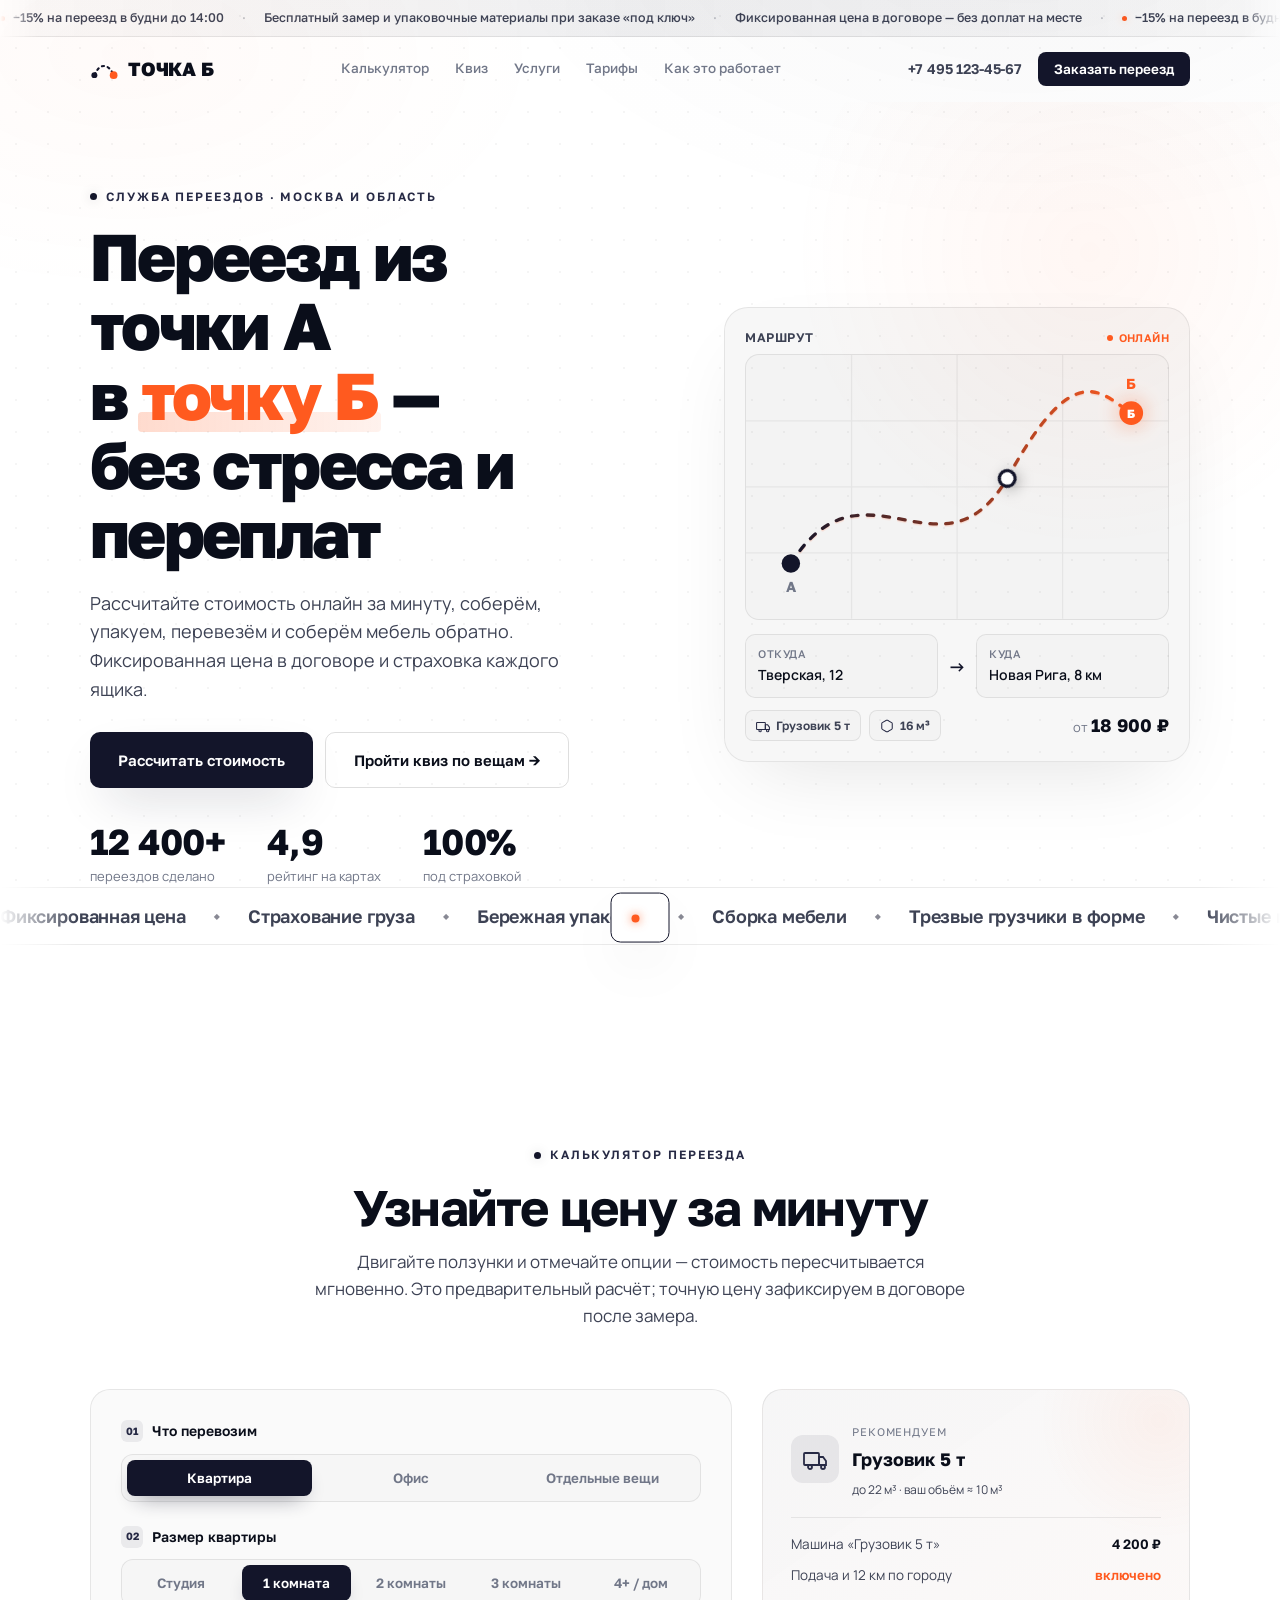
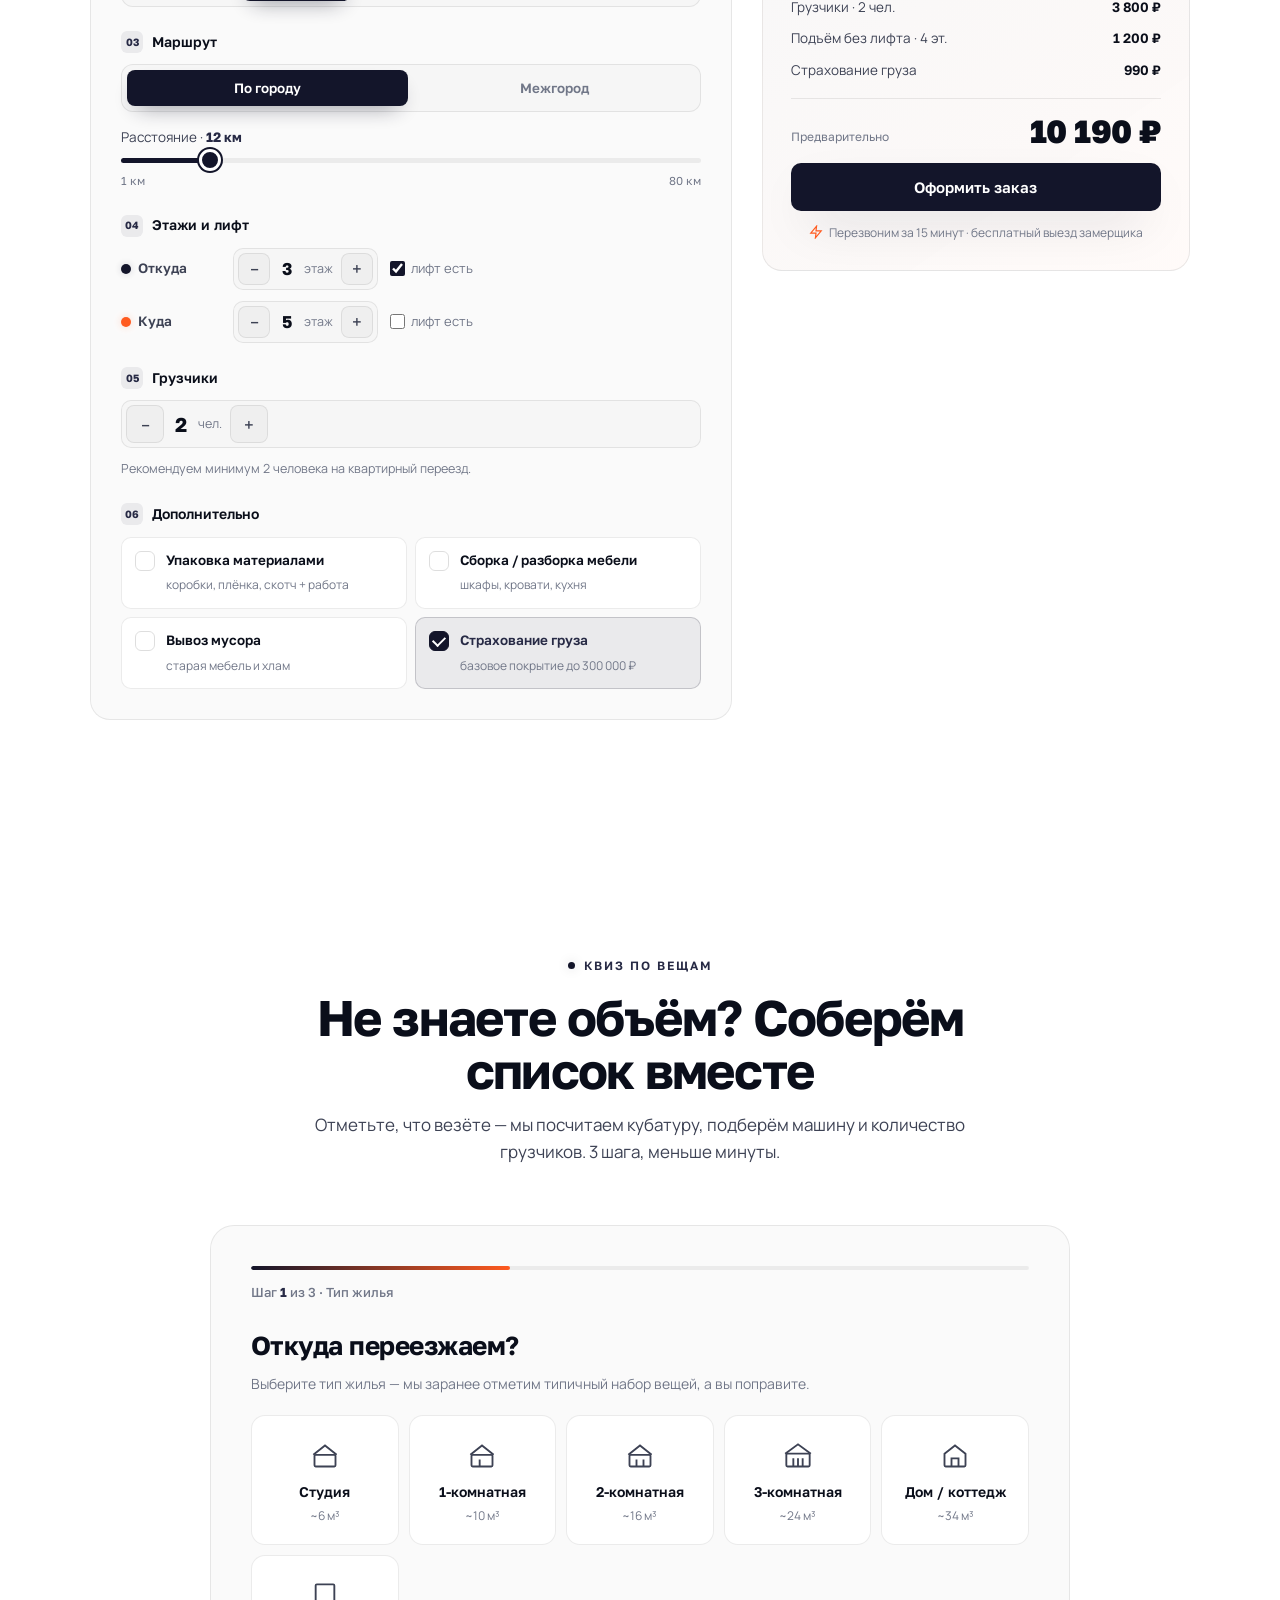
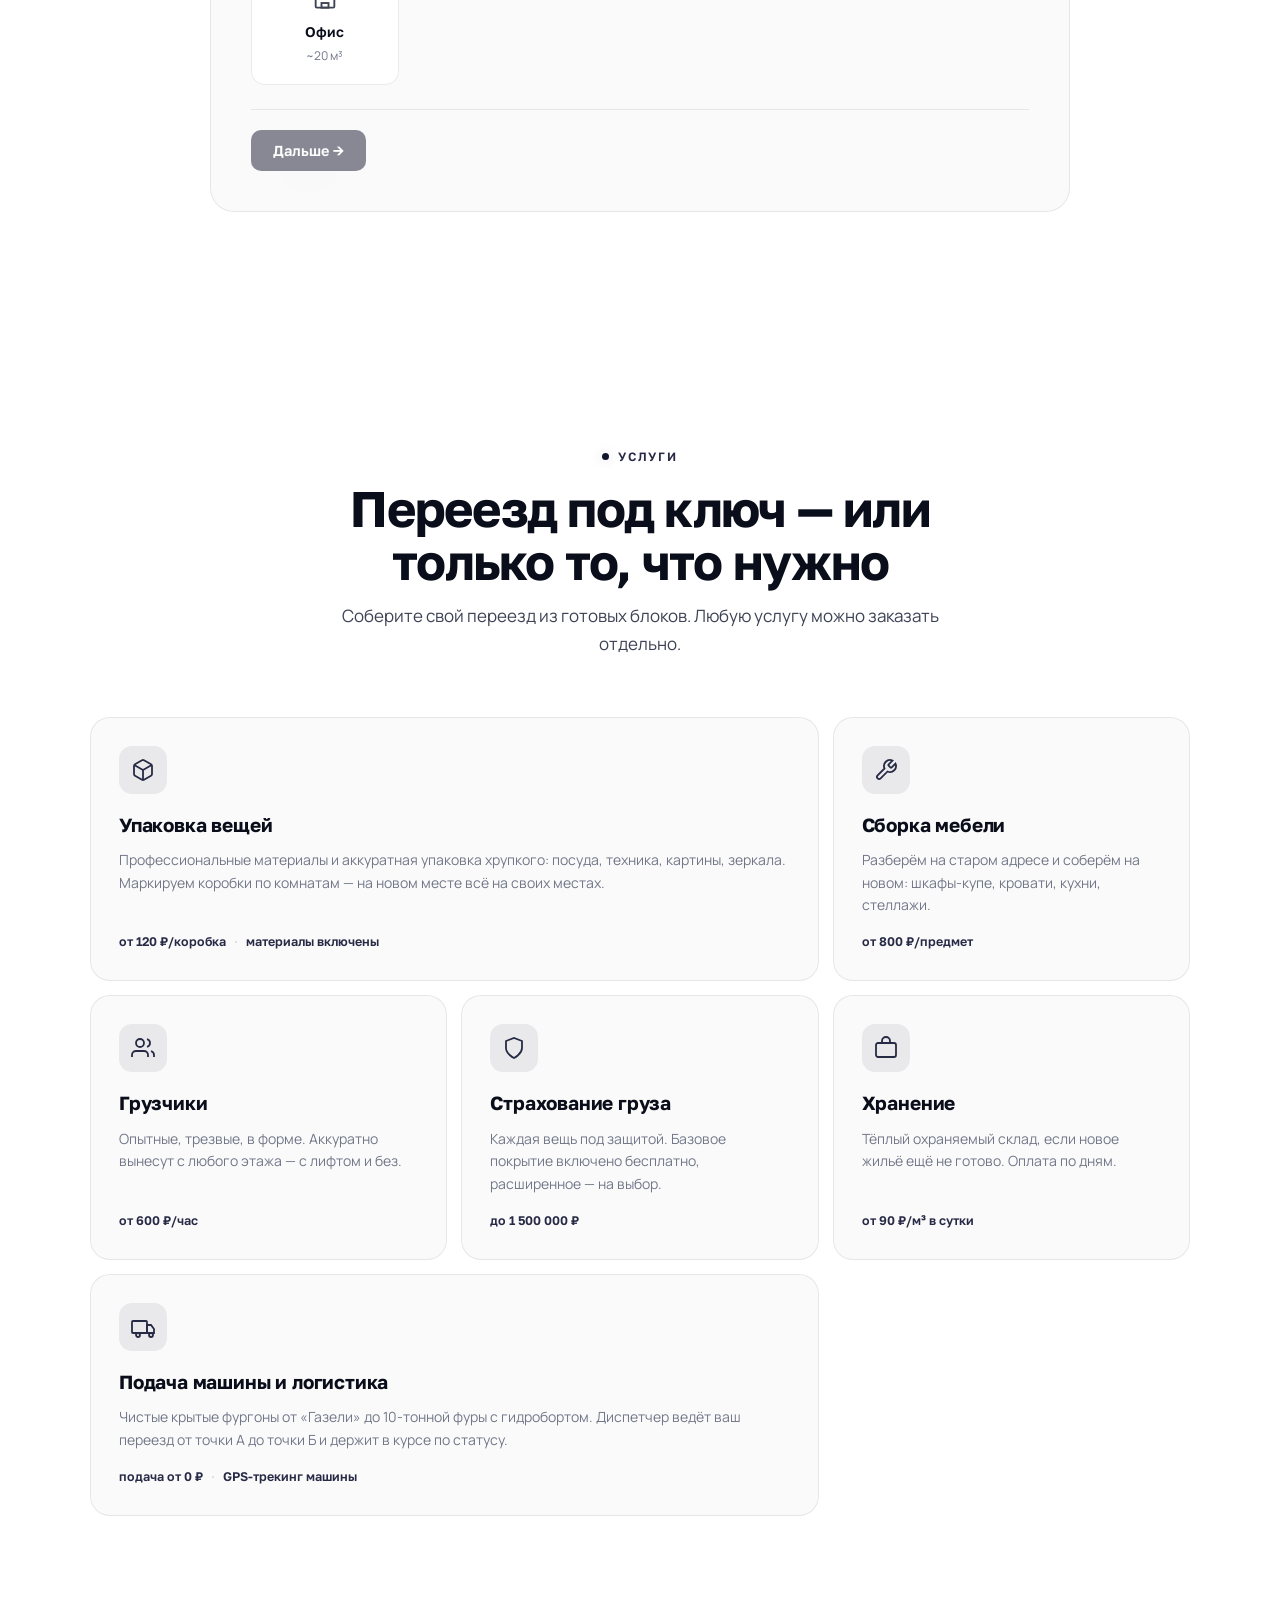
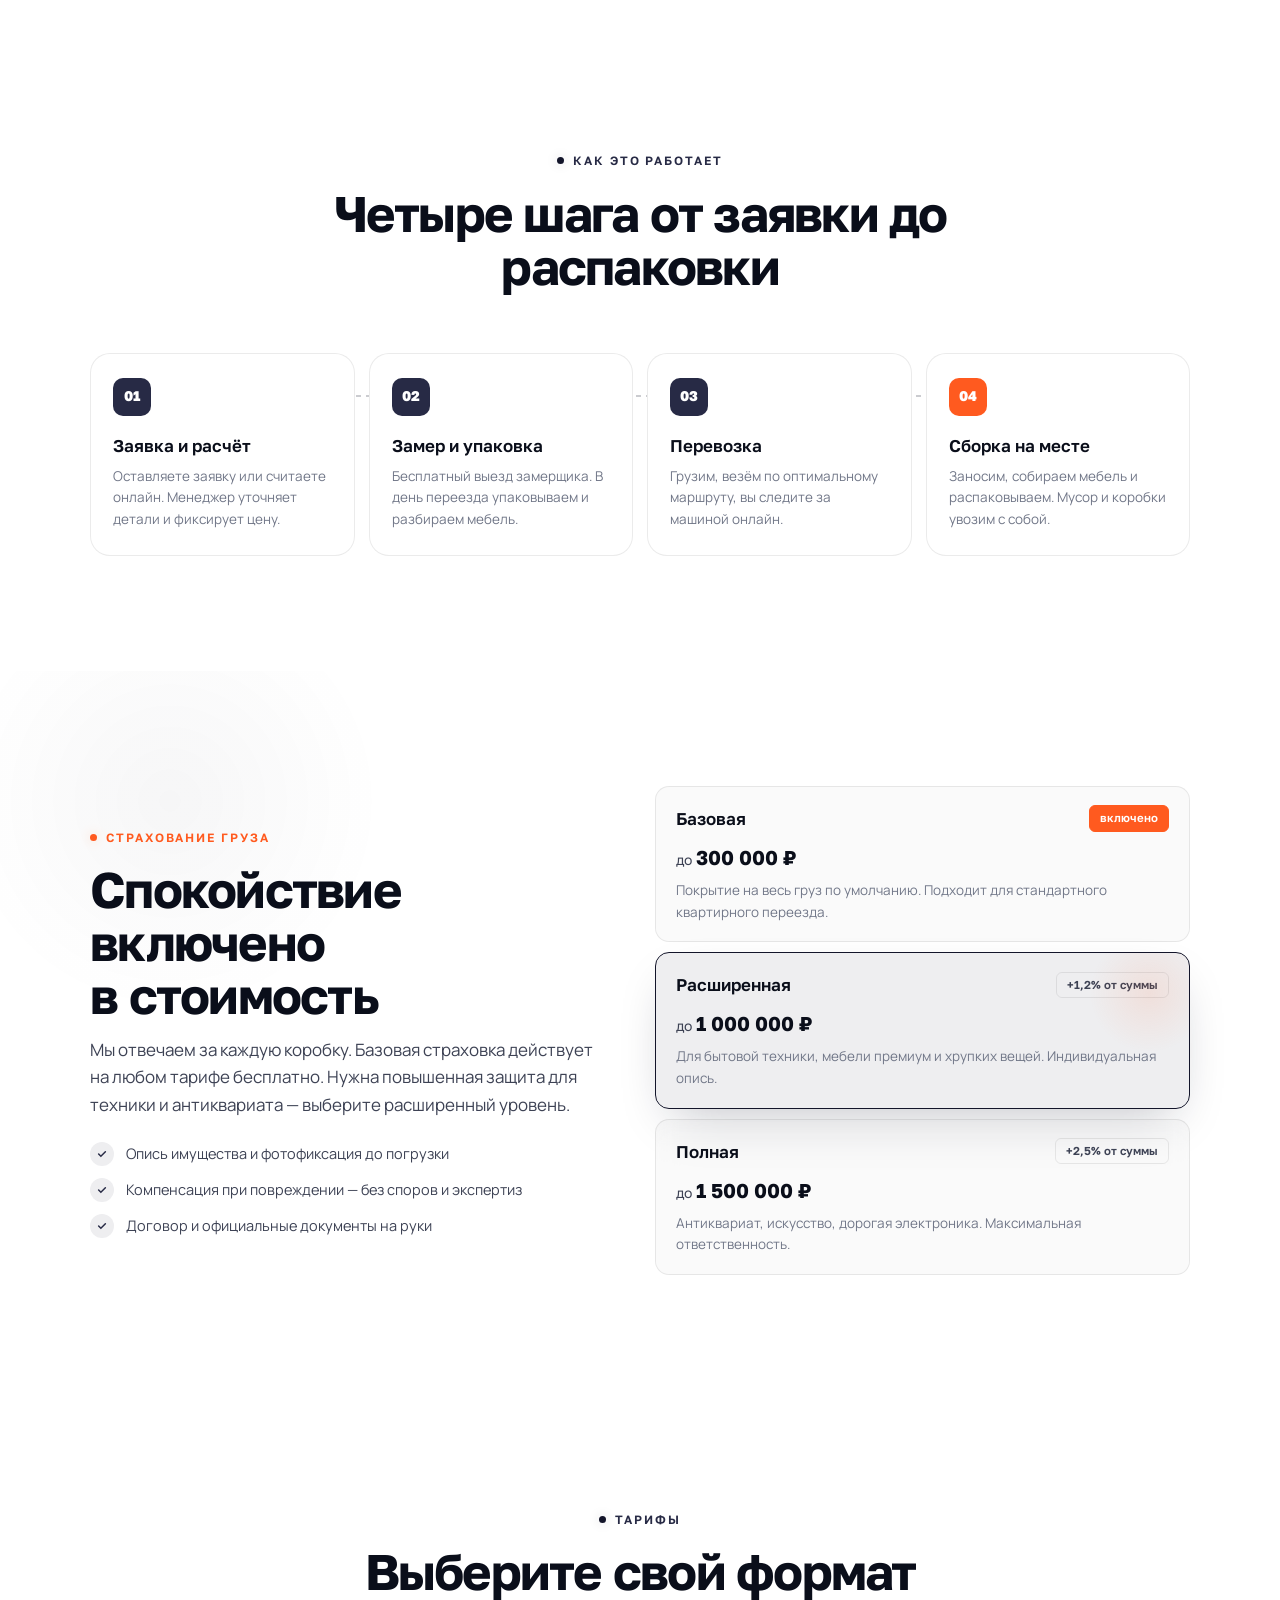
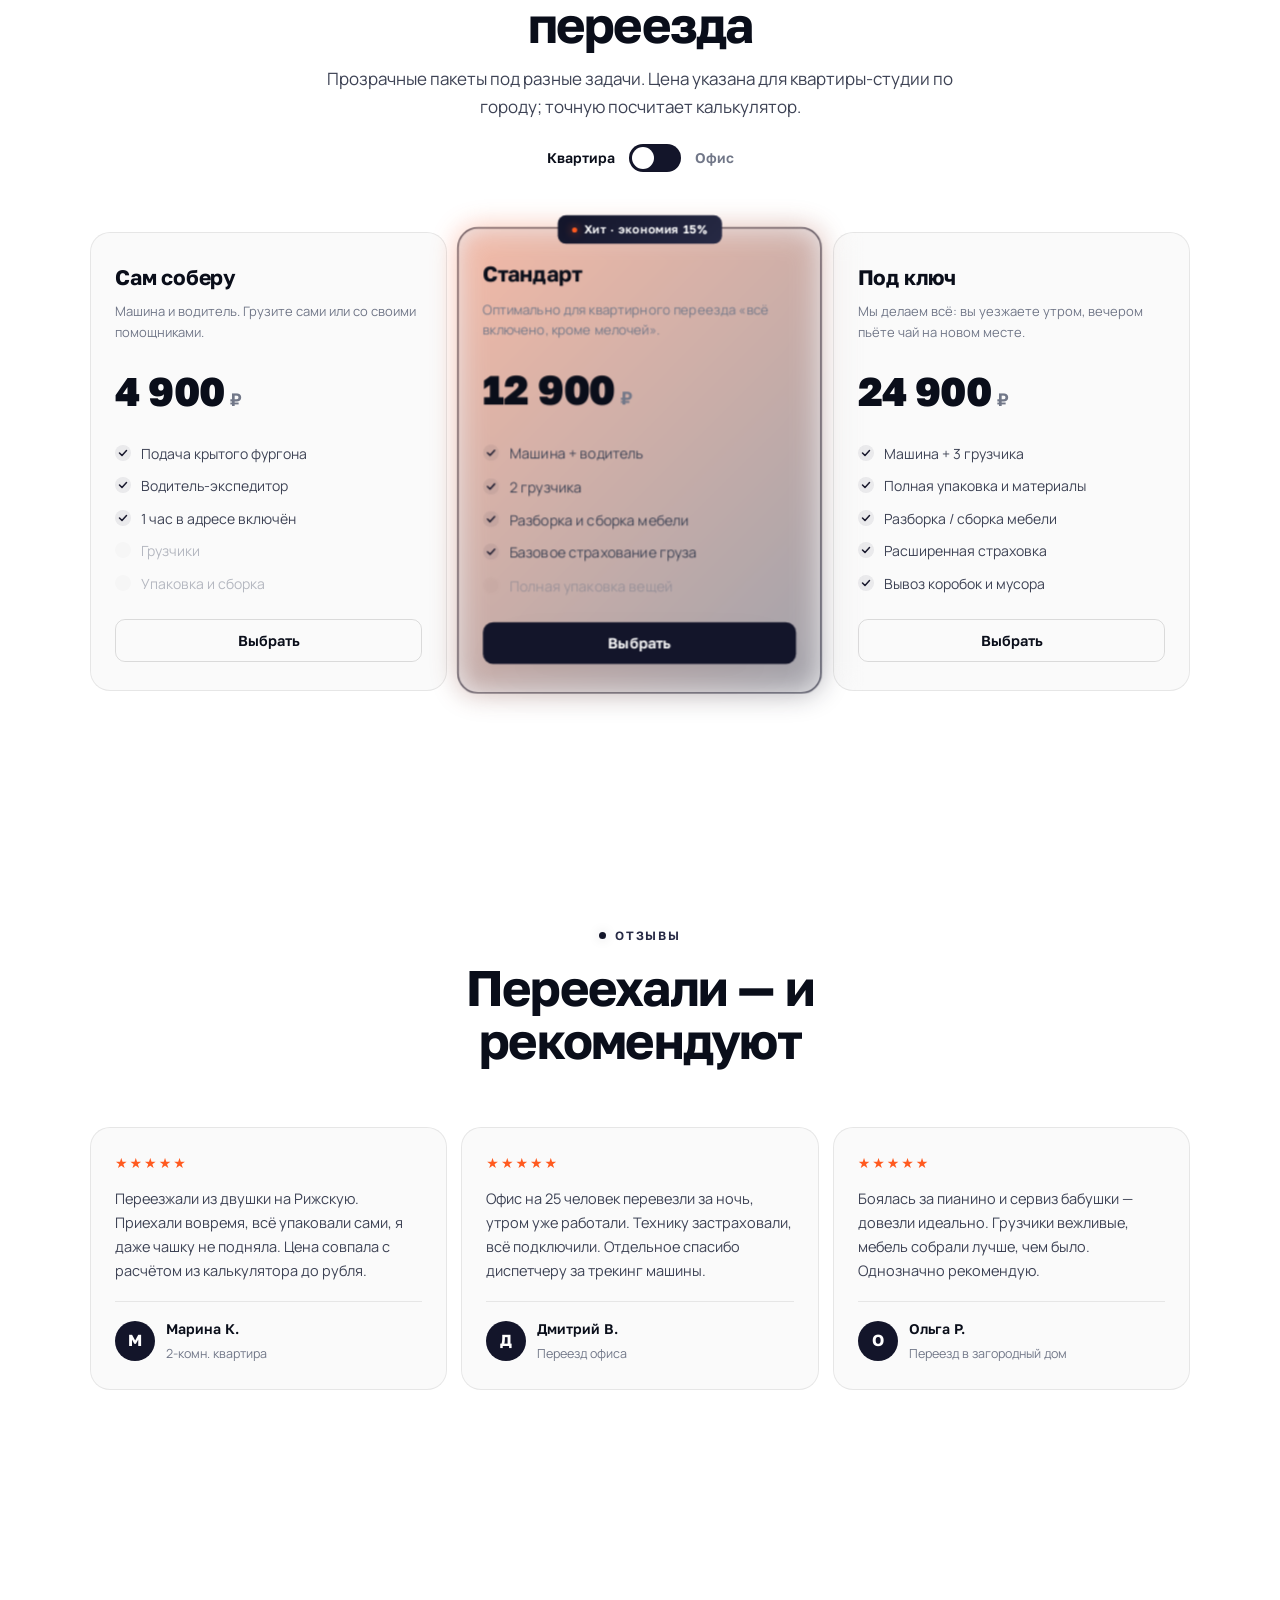
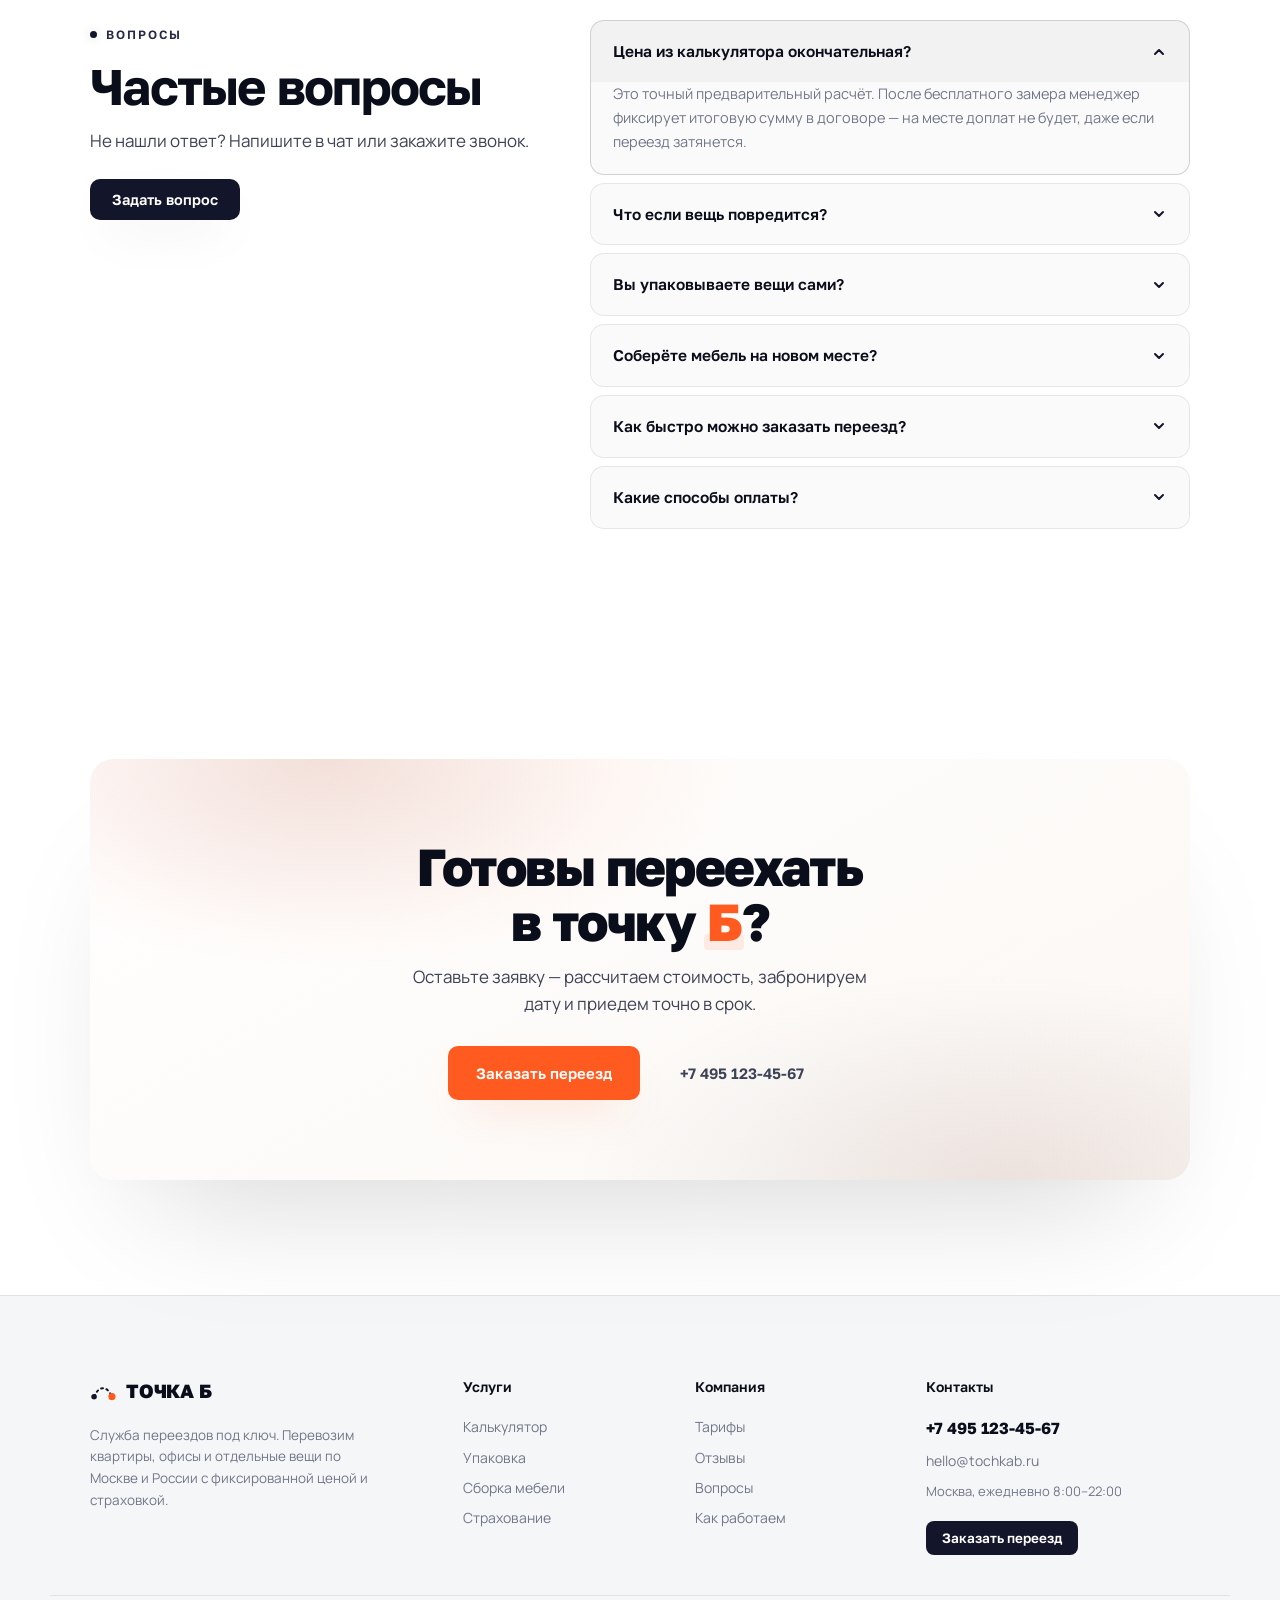
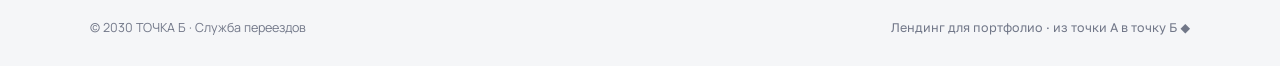
<file: projects/moving-service/index.html>
<!DOCTYPE html>
<html lang="ru">
<head>
<meta charset="UTF-8" />
<meta name="viewport" content="width=device-width, initial-scale=1.0" />
<meta name="theme-color" content="#ffffff" />
<title>ТОЧКА Б — переезд из точки А в точку Б без стресса</title>
<meta name="description" content="ТОЧКА Б — служба переездов под ключ. Онлайн-калькулятор стоимости, квиз по вещам, упаковка, сборка мебели, грузчики, страхование груза и фиксированная цена в договоре." />
<link rel="preconnect" href="https://fonts.googleapis.com" />
<link rel="preconnect" href="https://fonts.gstatic.com" crossorigin />
<link href="https://fonts.googleapis.com/css2?family=Golos+Text:wght@400;500;600;700;800;900&family=Manrope:wght@400;500;600;700;800&display=swap" rel="stylesheet" />
<link rel="stylesheet" href="styles.css" />
</head>
<body id="top">

<div class="scroll-progress" id="scrollProgress" aria-hidden="true"></div>
<div class="cursor-glow" id="cursorGlow" aria-hidden="true"></div>

<!-- PROMO BAR -->
<div class="promobar">
  <div class="promobar__track" aria-label="Акции">
    <span><i class="pb-dot"></i> −15% на переезд в будни до 14:00</span><span class="pb-sep">·</span>
    <span>Бесплатный замер и упаковочные материалы при заказе «под ключ»</span><span class="pb-sep">·</span>
    <span>Фиксированная цена в договоре — без доплат на месте</span><span class="pb-sep">·</span>
    <span><i class="pb-dot"></i> −15% на переезд в будни до 14:00</span><span class="pb-sep">·</span>
    <span>Бесплатный замер и упаковочные материалы при заказе «под ключ»</span><span class="pb-sep">·</span>
    <span>Фиксированная цена в договоре — без доплат на месте</span><span class="pb-sep">·</span>
  </div>
</div>

<!-- NAV -->
<header class="nav" id="nav">
  <div class="container nav__inner">
    <a href="#top" class="brand" aria-label="ТОЧКА Б — на главную">
      <span class="brand__mark" aria-hidden="true">
        <svg viewBox="0 0 32 32" width="28" height="28">
          <path d="M5 23 C 11 9, 21 9, 27 23" fill="none" stroke="currentColor" stroke-width="2.4" stroke-linecap="round" stroke-dasharray="2.4 4.4"/>
          <circle cx="5" cy="23" r="3.4" fill="currentColor"/>
          <circle cx="27" cy="23" r="4.4" fill="var(--mint)"/>
        </svg>
      </span>
      <span class="brand__name">ТОЧКА&nbsp;Б</span>
    </a>

    <nav class="nav__links" aria-label="Основная навигация">
      <a href="#calc">Калькулятор</a>
      <a href="#quiz">Квиз</a>
      <a href="#services">Услуги</a>
      <a href="#pricing">Тарифы</a>
      <a href="#how">Как это работает</a>
    </nav>

    <div class="nav__right">
      <a href="tel:+74951234567" class="nav__phone">+7 495 123-45-67</a>
      <button class="btn btn--primary btn--sm magnetic" data-order="Заявка из шапки">Заказать переезд</button>
    </div>

    <button class="burger" id="burger" aria-label="Меню" aria-expanded="false"><span></span><span></span><span></span></button>
  </div>
</header>

<!-- MOBILE MENU -->
<div class="mobilemenu" id="mobileMenu" aria-hidden="true">
  <a href="#calc">Калькулятор</a>
  <a href="#quiz">Квиз по вещам</a>
  <a href="#services">Услуги</a>
  <a href="#pricing">Тарифы</a>
  <a href="#how">Как это работает</a>
  <a href="#insurance">Страхование</a>
  <a href="tel:+74951234567" class="mobilemenu__phone">+7 495 123-45-67</a>
  <button class="btn btn--primary btn--block" data-order="Заявка из меню">Заказать переезд</button>
</div>

<main>

<!-- HERO -->
<section class="hero" id="hero">
  <div class="hero__glow" aria-hidden="true"></div>
  <div class="container hero__inner">
    <div class="hero__copy">
      <div class="kicker"><span class="kicker__dot"></span> Служба переездов · Москва и область</div>
      <h1 class="hero__title">
        Переезд из точки&nbsp;А<br>
        в <span class="hero__b">точку&nbsp;Б</span> —<br>
        без стресса и переплат
      </h1>
      <p class="hero__lead">
        Рассчитайте стоимость онлайн за минуту, соберём, упакуем, перевезём и
        соберём мебель обратно. Фиксированная цена в договоре и страховка
        каждого ящика.
      </p>
      <div class="hero__actions">
        <a href="#calc" class="btn btn--primary btn--lg magnetic">Рассчитать стоимость</a>
        <a href="#quiz" class="btn btn--ghost btn--lg">Пройти квиз по вещам →</a>
      </div>
      <ul class="hero__stats">
        <li><strong data-count="12400" data-suffix="+">0</strong><span>переездов сделано</span></li>
        <li><strong data-count="4.9" data-decimals="1">0</strong><span>рейтинг на картах</span></li>
        <li><strong data-count="100" data-suffix="%">0</strong><span>под страховкой</span></li>
      </ul>
    </div>

    <div class="hero__card tilt" aria-hidden="false">
      <div class="routecard">
        <div class="routecard__head">
          <span class="routecard__tag">Маршрут</span>
          <span class="routecard__live"><i></i> онлайн</span>
        </div>

        <svg class="routemap" viewBox="0 0 320 200" role="img" aria-label="Схема маршрута">
          <defs>
            <linearGradient id="rg" x1="0" y1="0" x2="1" y2="0">
              <stop offset="0" stop-color="var(--brand)"/>
              <stop offset="1" stop-color="var(--mint)"/>
            </linearGradient>
          </defs>
          <path class="routemap__grid" d="M0 50 H320 M0 100 H320 M0 150 H320 M80 0 V200 M160 0 V200 M240 0 V200"/>
          <path id="routePath" class="routemap__line" d="M34 158 C 90 70, 150 180, 200 90 S 270 30, 292 44"/>
          <circle class="routemap__a" cx="34" cy="158" r="7"/>
          <g class="routemap__b">
            <circle cx="292" cy="44" r="9"/>
            <text x="292" y="48" text-anchor="middle">Б</text>
          </g>
          <circle r="6" class="routemap__truck">
            <animateMotion dur="5s" repeatCount="indefinite" rotate="auto" keyPoints="0;1" keyTimes="0;1" calcMode="linear">
              <mpath href="#routePath"/>
            </animateMotion>
          </circle>
          <text x="34" y="180" text-anchor="middle" class="routemap__label">А</text>
          <text x="292" y="26" text-anchor="middle" class="routemap__label routemap__label--b">Б</text>
        </svg>

        <div class="routecard__row">
          <div class="routecard__cell">
            <span>Откуда</span>
            <strong>Тверская, 12</strong>
          </div>
          <div class="routecard__arrow">→</div>
          <div class="routecard__cell">
            <span>Куда</span>
            <strong>Новая Рига, 8 км</strong>
          </div>
        </div>
        <div class="routecard__foot">
          <div class="routecard__chip">
            <svg viewBox="0 0 24 24" fill="none" stroke="currentColor" stroke-width="1.8"><rect x="1" y="6" width="15" height="12" rx="1"/><path d="M16 10h4l3 4v4h-7V10z"/><circle cx="7" cy="20" r="2"/><circle cx="20" cy="20" r="2"/></svg>
            Грузовик 5 т
          </div>
          <div class="routecard__chip">
            <svg viewBox="0 0 24 24" fill="none" stroke="currentColor" stroke-width="1.8"><path d="M21 16V8a2 2 0 00-1-1.73l-7-4a2 2 0 00-2 0l-7 4A2 2 0 003 8v8a2 2 0 001 1.73l7 4a2 2 0 002 0l7-4A2 2 0 0021 16z"/></svg>
            16 м³
          </div>
          <div class="routecard__price">от <strong>18 900 ₽</strong></div>
        </div>
      </div>
    </div>
  </div>

  <div class="marquee" aria-hidden="true">
    <div class="marquee__track">
      <span>Фиксированная цена</span><i>◆</i>
      <span>Страхование груза</span><i>◆</i>
      <span>Бережная упаковка</span><i>◆</i>
      <span>Сборка мебели</span><i>◆</i>
      <span>Трезвые грузчики в форме</span><i>◆</i>
      <span>Чистые машины</span><i>◆</i>
      <span>Фиксированная цена</span><i>◆</i>
      <span>Страхование груза</span><i>◆</i>
      <span>Бережная упаковка</span><i>◆</i>
      <span>Сборка мебели</span><i>◆</i>
      <span>Трезвые грузчики в форме</span><i>◆</i>
      <span>Чистые машины</span><i>◆</i>
    </div>
  </div>
</section>

<!-- CALCULATOR -->
<section class="section calc" id="calc">
  <div class="container">
    <div class="section__head reveal">
      <div class="kicker"><span class="kicker__dot"></span> Калькулятор переезда</div>
      <h2 class="section__title">Узнайте цену за минуту</h2>
      <p class="section__sub">Двигайте ползунки и отмечайте опции — стоимость пересчитывается мгновенно. Это предварительный расчёт; точную цену зафиксируем в договоре после замера.</p>
    </div>

    <div class="calc__grid reveal">
      <div class="calc__form">
        <div class="field-block">
          <label class="field-label"><b>01</b> Что перевозим</label>
          <div class="segmented" data-calc="type">
            <button type="button" class="seg is-active" data-val="apartment">Квартира</button>
            <button type="button" class="seg" data-val="office">Офис</button>
            <button type="button" class="seg" data-val="items">Отдельные вещи</button>
          </div>
        </div>

        <div class="field-block" data-show="apartment">
          <label class="field-label"><b>02</b> Размер квартиры</label>
          <div class="segmented segmented--wrap" data-calc="rooms">
            <button type="button" class="seg" data-val="studio" data-vol="6">Студия</button>
            <button type="button" class="seg is-active" data-val="1" data-vol="10">1 комната</button>
            <button type="button" class="seg" data-val="2" data-vol="16">2 комнаты</button>
            <button type="button" class="seg" data-val="3" data-vol="24">3 комнаты</button>
            <button type="button" class="seg" data-val="4" data-vol="32">4+ / дом</button>
          </div>
        </div>

        <div class="field-block" data-show="office" hidden>
          <label class="field-label"><b>02</b> Площадь офиса · <span data-out="area">60</span> м²</label>
          <input type="range" class="range" id="areaRange" min="15" max="400" step="5" value="60" />
          <div class="range__scale"><span>15 м²</span><span>400 м²</span></div>
        </div>

        <div class="field-block" data-show="items" hidden>
          <label class="field-label"><b>02</b> Примерный объём · <span data-out="ivol">4</span> м³</label>
          <input type="range" class="range" id="ivolRange" min="1" max="20" step="1" value="4" />
          <div class="range__scale"><span>1 м³ (диван)</span><span>20 м³</span></div>
        </div>

        <div class="field-block">
          <label class="field-label"><b>03</b> Маршрут</label>
          <div class="segmented" data-calc="dist">
            <button type="button" class="seg is-active" data-val="city">По городу</button>
            <button type="button" class="seg" data-val="intercity">Межгород</button>
          </div>
          <div class="range-wrap">
            <div class="range__top">Расстояние · <b><span data-out="km">12</span> км</b></div>
            <input type="range" class="range" id="kmRange" min="1" max="80" step="1" value="12" />
            <div class="range__scale"><span>1 км</span><span id="kmMax">80 км</span></div>
          </div>
        </div>

        <div class="field-block">
          <label class="field-label"><b>04</b> Этажи и лифт</label>
          <div class="floors">
            <div class="floorrow">
              <div class="floorrow__pt"><span class="dot dot--a"></span> Откуда</div>
              <div class="stepper" data-step="floorFrom" data-min="1" data-max="25">
                <button type="button" data-dir="-1" aria-label="меньше">–</button>
                <span class="stepper__val">3</span><em>этаж</em>
                <button type="button" data-dir="1" aria-label="больше">+</button>
              </div>
              <label class="mini-check"><input type="checkbox" id="elevFrom" checked /> <span>лифт есть</span></label>
            </div>
            <div class="floorrow">
              <div class="floorrow__pt"><span class="dot dot--b"></span> Куда</div>
              <div class="stepper" data-step="floorTo" data-min="1" data-max="25">
                <button type="button" data-dir="-1" aria-label="меньше">–</button>
                <span class="stepper__val">5</span><em>этаж</em>
                <button type="button" data-dir="1" aria-label="больше">+</button>
              </div>
              <label class="mini-check"><input type="checkbox" id="elevTo" /> <span>лифт есть</span></label>
            </div>
          </div>
        </div>

        <div class="field-block">
          <label class="field-label"><b>05</b> Грузчики</label>
          <div class="stepper stepper--lg" data-step="loaders" data-min="0" data-max="6">
            <button type="button" data-dir="-1" aria-label="меньше">–</button>
            <span class="stepper__val">2</span><em>чел.</em>
            <button type="button" data-dir="1" aria-label="больше">+</button>
          </div>
          <p class="field-hint">Рекомендуем минимум 2 человека на квартирный переезд.</p>
        </div>

        <div class="field-block">
          <label class="field-label"><b>06</b> Дополнительно</label>
          <div class="extras">
            <label class="extra"><input type="checkbox" data-extra="packing"><span class="extra__box"></span><span class="extra__txt"><b>Упаковка материалами</b><em>коробки, плёнка, скотч + работа</em></span></label>
            <label class="extra"><input type="checkbox" data-extra="assembly"><span class="extra__box"></span><span class="extra__txt"><b>Сборка / разборка мебели</b><em>шкафы, кровати, кухня</em></span></label>
            <label class="extra"><input type="checkbox" data-extra="trash"><span class="extra__box"></span><span class="extra__txt"><b>Вывоз мусора</b><em>старая мебель и хлам</em></span></label>
            <label class="extra"><input type="checkbox" data-extra="insurance" checked><span class="extra__box"></span><span class="extra__txt"><b>Страхование груза</b><em>базовое покрытие до 300 000 ₽</em></span></label>
          </div>
        </div>
      </div>

      <aside class="calc__summary">
        <div class="summary__sticky">
          <div class="summary__truck">
            <div class="summary__truckicon" id="truckIcon">
              <svg viewBox="0 0 24 24" fill="none" stroke="currentColor" stroke-width="1.8"><rect x="1" y="6" width="15" height="12" rx="1"/><path d="M16 10h4l3 4v4h-7V10z"/><circle cx="7" cy="20" r="2"/><circle cx="20" cy="20" r="2"/></svg>
            </div>
            <div>
              <span>Рекомендуем</span>
              <strong id="truckName">Грузовик 5 т</strong>
              <em id="truckVol">до 22 м³ · подходит для вашего объёма</em>
            </div>
          </div>

          <ul class="summary__list" id="breakdown"></ul>

          <div class="summary__total">
            <span>Предварительно</span>
            <div class="summary__price"><b id="totalPrice">0</b> ₽</div>
          </div>

          <button class="btn btn--primary btn--block btn--lg magnetic" id="calcOrder" data-order="Заказ из калькулятора">Оформить заказ</button>
          <p class="summary__note">
            <svg viewBox="0 0 24 24" fill="none" stroke="currentColor" stroke-width="2"><path d="M13 2L3 14h9l-1 8 10-12h-9l1-8z"/></svg>
            Перезвоним за 15 минут · бесплатный выезд замерщика
          </p>
        </div>
      </aside>
    </div>
  </div>
</section>

<!-- QUIZ -->
<section class="section quiz" id="quiz">
  <div class="container">
    <div class="section__head reveal">
      <div class="kicker"><span class="kicker__dot"></span> Квиз по вещам</div>
      <h2 class="section__title">Не знаете объём? Соберём список вместе</h2>
      <p class="section__sub">Отметьте, что везёте — мы посчитаем кубатуру, подберём машину и количество грузчиков. 3 шага, меньше минуты.</p>
    </div>

    <div class="quizcard reveal">
      <div class="quiz__progress"><span id="quizBar"></span></div>
      <div class="quiz__steplabel">
        Шаг <b id="quizStepNum">1</b> из 3 · <span id="quizStepName">Тип жилья</span>
      </div>
      <div id="quizMount"></div>
    </div>
  </div>
</section>

<!-- SERVICES -->
<section class="section services" id="services">
  <div class="container">
    <div class="section__head reveal">
      <div class="kicker"><span class="kicker__dot"></span> Услуги</div>
      <h2 class="section__title">Переезд под ключ — или только то, что нужно</h2>
      <p class="section__sub">Соберите свой переезд из готовых блоков. Любую услугу можно заказать отдельно.</p>
    </div>

    <div class="svc-grid reveal">
      <article class="svc svc--wide tilt">
        <div class="svc__icon">
          <svg viewBox="0 0 24 24" fill="none" stroke="currentColor" stroke-width="1.8"><path d="M21 16V8a2 2 0 00-1-1.73l-7-4a2 2 0 00-2 0l-7 4A2 2 0 003 8v8a2 2 0 001 1.73l7 4a2 2 0 002 0l7-4A2 2 0 0021 16z"/><path d="M3.27 6.96L12 12.01l8.73-5.05M12 22.08V12"/></svg>
        </div>
        <h3>Упаковка вещей</h3>
        <p>Профессиональные материалы и аккуратная упаковка хрупкого: посуда, техника, картины, зеркала. Маркируем коробки по комнатам — на новом месте всё на своих местах.</p>
        <div class="svc__meta"><span>от 120 ₽/коробка</span><span>·</span><span>материалы включены</span></div>
      </article>
      <article class="svc tilt">
        <div class="svc__icon">
          <svg viewBox="0 0 24 24" fill="none" stroke="currentColor" stroke-width="1.8"><path d="M14.7 6.3a1 1 0 000 1.4l1.6 1.6a1 1 0 001.4 0l3.77-3.77a6 6 0 01-7.94 7.94l-6.91 6.91a2.12 2.12 0 01-3-3l6.91-6.91a6 6 0 017.94-7.94l-3.76 3.76z"/></svg>
        </div>
        <h3>Сборка мебели</h3>
        <p>Разберём на старом адресе и соберём на новом: шкафы-купе, кровати, кухни, стеллажи.</p>
        <div class="svc__meta"><span>от 800 ₽/предмет</span></div>
      </article>
      <article class="svc tilt">
        <div class="svc__icon">
          <svg viewBox="0 0 24 24" fill="none" stroke="currentColor" stroke-width="1.8"><path d="M17 21v-2a4 4 0 00-4-4H5a4 4 0 00-4 4v2"/><circle cx="9" cy="7" r="4"/><path d="M23 21v-2a4 4 0 00-3-3.87M16 3.13a4 4 0 010 7.75"/></svg>
        </div>
        <h3>Грузчики</h3>
        <p>Опытные, трезвые, в форме. Аккуратно вынесут с любого этажа — с лифтом и без.</p>
        <div class="svc__meta"><span>от 600 ₽/час</span></div>
      </article>
      <article class="svc tilt">
        <div class="svc__icon">
          <svg viewBox="0 0 24 24" fill="none" stroke="currentColor" stroke-width="1.8"><path d="M12 22s8-4 8-10V5l-8-3-8 3v7c0 6 8 10 8 10z"/></svg>
        </div>
        <h3>Страхование груза</h3>
        <p>Каждая вещь под защитой. Базовое покрытие включено бесплатно, расширенное — на выбор.</p>
        <div class="svc__meta"><span>до 1 500 000 ₽</span></div>
      </article>
      <article class="svc tilt">
        <div class="svc__icon">
          <svg viewBox="0 0 24 24" fill="none" stroke="currentColor" stroke-width="1.8"><rect x="2" y="7" width="20" height="14" rx="2"/><path d="M16 7V5a4 4 0 00-8 0v2"/></svg>
        </div>
        <h3>Хранение</h3>
        <p>Тёплый охраняемый склад, если новое жильё ещё не готово. Оплата по дням.</p>
        <div class="svc__meta"><span>от 90 ₽/м³ в сутки</span></div>
      </article>
      <article class="svc svc--wide tilt">
        <div class="svc__icon">
          <svg viewBox="0 0 24 24" fill="none" stroke="currentColor" stroke-width="1.8"><rect x="1" y="6" width="15" height="12" rx="1"/><path d="M16 10h4l3 4v4h-7V10z"/><circle cx="7" cy="20" r="2"/><circle cx="20" cy="20" r="2"/></svg>
        </div>
        <h3>Подача машины и логистика</h3>
        <p>Чистые крытые фургоны от «Газели» до 10-тонной фуры с гидробортом. Диспетчер ведёт ваш переезд от точки А до точки Б и держит в курсе по статусу.</p>
        <div class="svc__meta"><span>подача от 0 ₽</span><span>·</span><span>GPS-трекинг машины</span></div>
      </article>
    </div>
  </div>
</section>

<!-- HOW IT WORKS -->
<section class="section how" id="how">
  <div class="container">
    <div class="section__head reveal">
      <div class="kicker"><span class="kicker__dot"></span> Как это работает</div>
      <h2 class="section__title">Четыре шага от заявки до распаковки</h2>
    </div>
    <div class="steps reveal">
      <div class="step">
        <div class="step__num">01</div>
        <h3>Заявка и расчёт</h3>
        <p>Оставляете заявку или считаете онлайн. Менеджер уточняет детали и фиксирует цену.</p>
      </div>
      <div class="step">
        <div class="step__num">02</div>
        <h3>Замер и упаковка</h3>
        <p>Бесплатный выезд замерщика. В день переезда упаковываем и разбираем мебель.</p>
      </div>
      <div class="step">
        <div class="step__num">03</div>
        <h3>Перевозка</h3>
        <p>Грузим, везём по оптимальному маршруту, вы следите за машиной онлайн.</p>
      </div>
      <div class="step">
        <div class="step__num">04</div>
        <h3>Сборка на месте</h3>
        <p>Заносим, собираем мебель и распаковываем. Мусор и коробки увозим с собой.</p>
      </div>
    </div>
  </div>
</section>

<!-- INSURANCE -->
<section class="section insurance" id="insurance">
  <div class="container insurance__inner">
    <div class="insurance__copy reveal">
      <div class="kicker kicker--mint"><span class="kicker__dot"></span> Страхование груза</div>
      <h2 class="section__title">Спокойствие включено<br>в стоимость</h2>
      <p class="section__sub">Мы отвечаем за каждую коробку. Базовая страховка действует на любом тарифе бесплатно. Нужна повышенная защита для техники и антиквариата — выберите расширенный уровень.</p>
      <ul class="ins-points">
        <li><span class="ins-points__ic"><svg viewBox="0 0 16 16" fill="none" stroke="currentColor" stroke-width="2" stroke-linecap="round"><path d="M3.5 8l3 3 6-6"/></svg></span> Опись имущества и фотофиксация до погрузки</li>
        <li><span class="ins-points__ic"><svg viewBox="0 0 16 16" fill="none" stroke="currentColor" stroke-width="2" stroke-linecap="round"><path d="M3.5 8l3 3 6-6"/></svg></span> Компенсация при повреждении — без споров и экспертиз</li>
        <li><span class="ins-points__ic"><svg viewBox="0 0 16 16" fill="none" stroke="currentColor" stroke-width="2" stroke-linecap="round"><path d="M3.5 8l3 3 6-6"/></svg></span> Договор и официальные документы на руки</li>
      </ul>
    </div>

    <div class="ins-cards reveal">
      <article class="ins-card">
        <header><h3>Базовая</h3><span class="ins-card__tag ins-card__tag--free">включено</span></header>
        <div class="ins-card__cover">до <b>300 000 ₽</b></div>
        <p>Покрытие на весь груз по умолчанию. Подходит для стандартного квартирного переезда.</p>
      </article>
      <article class="ins-card ins-card--feat">
        <header><h3>Расширенная</h3><span class="ins-card__tag">+1,2% от суммы</span></header>
        <div class="ins-card__cover">до <b>1 000 000 ₽</b></div>
        <p>Для бытовой техники, мебели премиум и хрупких вещей. Индивидуальная опись.</p>
      </article>
      <article class="ins-card">
        <header><h3>Полная</h3><span class="ins-card__tag">+2,5% от суммы</span></header>
        <div class="ins-card__cover">до <b>1 500 000 ₽</b></div>
        <p>Антиквариат, искусство, дорогая электроника. Максимальная ответственность.</p>
      </article>
    </div>
  </div>
</section>

<!-- PRICING -->
<section class="section pricing" id="pricing">
  <div class="container">
    <div class="section__head reveal">
      <div class="kicker"><span class="kicker__dot"></span> Тарифы</div>
      <h2 class="section__title">Выберите свой формат переезда</h2>
      <p class="section__sub">Прозрачные пакеты под разные задачи. Цена указана для квартиры-студии по городу; точную посчитает калькулятор.</p>
      <div class="billing">
        <span id="labApt" class="is-active">Квартира</span>
        <button class="billing__switch" id="billingSwitch" role="switch" aria-checked="false" aria-label="Переключить тип"><span class="billing__knob"></span></button>
        <span id="labOff">Офис</span>
      </div>
    </div>

    <div class="plans reveal">
      <article class="plan">
        <div class="plan__head">
          <h3>Сам соберу</h3>
          <p>Машина и водитель. Грузите сами или со своими помощниками.</p>
        </div>
        <div class="plan__price"><span class="amount" data-apt="4900" data-off="7900">4 900</span> <em>₽</em></div>
        <ul class="plan__feats">
          <li>Подача крытого фургона</li>
          <li>Водитель-экспедитор</li>
          <li>1 час в адресе включён</li>
          <li class="off">Грузчики</li>
          <li class="off">Упаковка и сборка</li>
        </ul>
        <button class="btn btn--ghost btn--block plan__buy" data-plan="Тариф «Сам соберу»">Выбрать</button>
      </article>

      <article class="plan plan--feat">
        <div class="plan__flag">Хит · экономия 15%</div>
        <div class="plan__head">
          <h3>Стандарт</h3>
          <p>Оптимально для квартирного переезда «всё включено, кроме мелочей».</p>
        </div>
        <div class="plan__price"><span class="amount" data-apt="12900" data-off="21900">12 900</span> <em>₽</em></div>
        <ul class="plan__feats">
          <li>Машина + водитель</li>
          <li>2 грузчика</li>
          <li>Разборка и сборка мебели</li>
          <li>Базовое страхование груза</li>
          <li class="off">Полная упаковка вещей</li>
        </ul>
        <button class="btn btn--primary btn--block plan__buy" data-plan="Тариф «Стандарт»">Выбрать</button>
      </article>

      <article class="plan">
        <div class="plan__head">
          <h3>Под ключ</h3>
          <p>Мы делаем всё: вы уезжаете утром, вечером пьёте чай на новом месте.</p>
        </div>
        <div class="plan__price"><span class="amount" data-apt="24900" data-off="39900">24 900</span> <em>₽</em></div>
        <ul class="plan__feats">
          <li>Машина + 3 грузчика</li>
          <li>Полная упаковка и материалы</li>
          <li>Разборка / сборка мебели</li>
          <li>Расширенная страховка</li>
          <li>Вывоз коробок и мусора</li>
        </ul>
        <button class="btn btn--ghost btn--block plan__buy" data-plan="Тариф «Под ключ»">Выбрать</button>
      </article>
    </div>
  </div>
</section>

<!-- REVIEWS -->
<section class="section reviews" id="reviews">
  <div class="container">
    <div class="section__head reveal">
      <div class="kicker"><span class="kicker__dot"></span> Отзывы</div>
      <h2 class="section__title">Переехали — и рекомендуют</h2>
    </div>
    <div class="rev-grid reveal">
      <figure class="rev">
        <div class="rev__stars">★★★★★</div>
        <blockquote>Переезжали из двушки на Рижскую. Приехали вовремя, всё упаковали сами, я даже чашку не подняла. Цена совпала с расчётом из калькулятора до рубля.</blockquote>
        <figcaption><span class="rev__ava">М</span><div><b>Марина К.</b><em>2-комн. квартира</em></div></figcaption>
      </figure>
      <figure class="rev">
        <div class="rev__stars">★★★★★</div>
        <blockquote>Офис на 25 человек перевезли за ночь, утром уже работали. Технику застраховали, всё подключили. Отдельное спасибо диспетчеру за трекинг машины.</blockquote>
        <figcaption><span class="rev__ava">Д</span><div><b>Дмитрий В.</b><em>Переезд офиса</em></div></figcaption>
      </figure>
      <figure class="rev">
        <div class="rev__stars">★★★★★</div>
        <blockquote>Боялась за пианино и сервиз бабушки — довезли идеально. Грузчики вежливые, мебель собрали лучше, чем было. Однозначно рекомендую.</blockquote>
        <figcaption><span class="rev__ava">О</span><div><b>Ольга Р.</b><em>Переезд в загородный дом</em></div></figcaption>
      </figure>
    </div>
  </div>
</section>

<!-- FAQ -->
<section class="section faq" id="faq">
  <div class="container faq__inner">
    <div class="section__head section__head--left reveal">
      <div class="kicker"><span class="kicker__dot"></span> Вопросы</div>
      <h2 class="section__title">Частые вопросы</h2>
      <p class="section__sub">Не нашли ответ? Напишите в чат или закажите звонок.</p>
      <br>
      <button class="btn btn--primary magnetic" data-order="Вопрос из FAQ">Задать вопрос</button>
    </div>

    <div class="acc reveal">
      <details class="acc__item" open>
        <summary>Цена из калькулятора окончательная?</summary>
        <div class="acc__body">Это точный предварительный расчёт. После бесплатного замера менеджер фиксирует итоговую сумму в договоре — на месте доплат не будет, даже если переезд затянется.</div>
      </details>
      <details class="acc__item">
        <summary>Что если вещь повредится?</summary>
        <div class="acc__body">Каждый переезд застрахован. До погрузки делаем опись и фотофиксацию, поэтому компенсация проходит без споров и экспертиз — в пределах выбранного уровня покрытия.</div>
      </details>
      <details class="acc__item">
        <summary>Вы упаковываете вещи сами?</summary>
        <div class="acc__body">Да. Привозим коробки, плёнку, скотч и упаковываем всё, включая хрупкое и технику. Коробки маркируем по комнатам, чтобы на новом месте быстро всё разобрать.</div>
      </details>
      <details class="acc__item">
        <summary>Соберёте мебель на новом месте?</summary>
        <div class="acc__body">Разбираем на старом адресе и собираем на новом: шкафы-купе, кровати, кухни, стеллажи. Услуга входит в тарифы «Стандарт» и «Под ключ».</div>
      </details>
      <details class="acc__item">
        <summary>Как быстро можно заказать переезд?</summary>
        <div class="acc__body">В день обращения, если есть свободная машина. Обычно бронируем на удобную дату за 1–2 дня. Срочный переезд — по звонку.</div>
      </details>
      <details class="acc__item">
        <summary>Какие способы оплаты?</summary>
        <div class="acc__body">Наличными, картой, переводом или по счёту для юрлиц. Предоплата не требуется — оплата по факту после переезда.</div>
      </details>
    </div>
  </div>
</section>

<!-- FINAL CTA -->
<section class="section finalcta">
  <div class="container">
    <div class="finalcta__box reveal">
      <div class="finalcta__glow" aria-hidden="true"></div>
      <div class="finalcta__content">
        <h2>Готовы переехать<br>в точку&nbsp;<span class="hero__b">Б</span>?</h2>
        <p>Оставьте заявку — рассчитаем стоимость, забронируем дату и приедем точно в срок.</p>
        <div class="finalcta__actions">
          <button class="btn btn--mint btn--lg magnetic" data-order="Заявка из финального блока">Заказать переезд</button>
          <a href="tel:+74951234567" class="btn btn--ghost-light btn--lg">+7 495 123-45-67</a>
        </div>
      </div>
    </div>
  </div>
</section>

</main>

<!-- FOOTER -->
<footer class="footer">
  <div class="container footer__inner">
    <div class="footer__brand">
      <a href="#top" class="brand brand--footer">
        <span class="brand__mark" aria-hidden="true">
          <svg viewBox="0 0 32 32" width="26" height="26">
            <path d="M5 23 C 11 9, 21 9, 27 23" fill="none" stroke="currentColor" stroke-width="2.4" stroke-linecap="round" stroke-dasharray="2.4 4.4"/>
            <circle cx="5" cy="23" r="3.4" fill="currentColor"/>
            <circle cx="27" cy="23" r="4.4" fill="var(--mint)"/>
          </svg>
        </span>
        <span class="brand__name">ТОЧКА&nbsp;Б</span>
      </a>
      <p>Служба переездов под ключ. Перевозим квартиры, офисы и отдельные вещи по Москве и России с фиксированной ценой и страховкой.</p>
    </div>
    <div class="footer__col">
      <h4>Услуги</h4>
      <a href="#calc">Калькулятор</a>
      <a href="#services">Упаковка</a>
      <a href="#services">Сборка мебели</a>
      <a href="#insurance">Страхование</a>
    </div>
    <div class="footer__col">
      <h4>Компания</h4>
      <a href="#pricing">Тарифы</a>
      <a href="#reviews">Отзывы</a>
      <a href="#faq">Вопросы</a>
      <a href="#how">Как работаем</a>
    </div>
    <div class="footer__col">
      <h4>Контакты</h4>
      <a href="tel:+74951234567" class="footer__phone">+7 495 123-45-67</a>
      <a href="mailto:hello@tochkab.ru">hello@tochkab.ru</a>
      <span class="footer__addr">Москва, ежедневно 8:00–22:00</span>
      <button class="btn btn--primary btn--sm" data-order="Заявка из футера">Заказать переезд</button>
    </div>
  </div>
  <div class="container footer__bottom">
    <span>© 2030 ТОЧКА Б · Служба переездов</span>
    <span class="footer__made">Лендинг для портфолио · из точки А в точку Б ◆</span>
  </div>
</footer>

<!-- ORDER MODAL -->
<div class="modal" id="orderModal" aria-hidden="true" role="dialog" aria-modal="true" aria-labelledby="orderTitle">
  <div class="modal__overlay" data-close></div>
  <div class="modal__card">
    <button class="modal__close" data-close aria-label="Закрыть">×</button>

    <form class="order" id="orderForm" novalidate>
      <div class="order__head">
        <div class="kicker"><span class="kicker__dot"></span> Онлайн-заказ</div>
        <h3 id="orderTitle">Оформление переезда</h3>
        <p class="order__src" id="orderSource">Перезвоним в течение 15 минут и подтвердим детали.</p>
      </div>

      <div class="order__grid">
        <div class="field field--full">
          <label for="oName">Ваше имя</label>
          <input id="oName" type="text" placeholder="Как к вам обращаться" autocomplete="name" />
          <span class="error"></span>
        </div>
        <div class="field field--full">
          <label for="oPhone">Телефон</label>
          <input id="oPhone" type="tel" placeholder="+7 (___) ___-__-__" inputmode="tel" autocomplete="tel" />
          <span class="error"></span>
        </div>
        <div class="field">
          <label for="oFrom">Откуда (точка А)</label>
          <input id="oFrom" type="text" placeholder="Адрес или район" />
          <span class="error"></span>
        </div>
        <div class="field">
          <label for="oTo">Куда (точка Б)</label>
          <input id="oTo" type="text" placeholder="Адрес или район" />
          <span class="error"></span>
        </div>
        <div class="field">
          <label for="oDate">Дата переезда</label>
          <input id="oDate" type="date" />
          <span class="error"></span>
        </div>
        <div class="field">
          <label for="oType">Тип переезда</label>
          <select id="oType">
            <option value="Квартира">Квартира</option>
            <option value="Офис">Офис</option>
            <option value="Отдельные вещи">Отдельные вещи</option>
            <option value="Загородный дом">Загородный дом</option>
          </select>
          <span class="error"></span>
        </div>
        <div class="field field--full">
          <label for="oComment">Комментарий <em>(необязательно)</em></label>
          <textarea id="oComment" rows="2" placeholder="Этаж, лифт, особые вещи, пожелания по дате…"></textarea>
        </div>
      </div>

      <div class="order__summary" id="orderSummary" hidden>
        <span>Предварительный расчёт</span>
        <strong id="orderSummaryVal"></strong>
      </div>

      <label class="agree">
        <input type="checkbox" id="oAgree" checked />
        <span class="agree__box"></span>
        <span>Согласен на обработку персональных данных</span>
      </label>

      <button type="submit" class="btn btn--primary btn--block btn--lg" id="orderSubmit">Отправить заявку</button>
    </form>

    <div class="order-success" id="orderSuccess" hidden>
      <div class="order-success__check">
        <svg viewBox="0 0 52 52" width="52" height="52"><circle cx="26" cy="26" r="24" fill="none" stroke="currentColor" stroke-width="2.5" opacity=".25"/><path d="M16 27 l7 7 l14 -15" fill="none" stroke="currentColor" stroke-width="3.5" stroke-linecap="round" stroke-linejoin="round"/></svg>
      </div>
      <h3>Заявка принята!</h3>
      <p>Номер заказа <b id="orderNumber">#Б-0000</b>. Менеджер перезвонит в течение 15 минут и зафиксирует цену.</p>
      <div class="order-success__route">
        <span class="dot dot--a"></span>
        <i></i>
        <span class="dot dot--b"></span>
      </div>
      <button class="btn btn--ghost btn--block" data-close>Готово</button>
    </div>
  </div>
</div>

<div class="toast" id="toast" role="status" aria-live="polite"></div>

<script src="script.js"></script>
</body>
</html>
</file>
<file: projects/beach-rental/styles.css>
:root{
  --bg:#eef0ee;
  --bg-2:#f6f4f0;
  --ink:#0f1226;
  --ink-2:#3a3e63;
  --muted:#8a8fb0;
  --line:rgba(15,18,38,.08);
  --line-2:rgba(15,18,38,.14);
  --purple:#7c5cff;
  --blue:#2bd2ff;
  --pink:#ff6ad5;
  --green:#22c55e;
  --card:#ffffff;
  --shadow:0 30px 80px -20px rgba(20,24,80,.25), 0 8px 20px -10px rgba(20,24,80,.12);
  --shadow-sm:0 14px 34px -16px rgba(20,24,80,.28);
  --r:24px;
  --ease:cubic-bezier(.7,0,.2,1);
  --display:'Clash Display','Manrope',system-ui,sans-serif;
  --accent:var(--purple);          /* recolored per mode */
  --accent-2:var(--blue);
}
*{box-sizing:border-box;margin:0;padding:0}
html{scroll-behavior:smooth}
html,body{background:var(--bg);color:var(--ink);font-family:'Manrope',system-ui,sans-serif;-webkit-font-smoothing:antialiased}
body{overflow-x:hidden;min-height:100vh}
a{color:inherit;text-decoration:none}
button{font-family:inherit;cursor:pointer;border:none;background:none;color:inherit}
ul{list-style:none}

/* per-mode accent tokens */
body[data-mode="surf"]{--accent:#ff8a5c;--accent-2:#ffd166}
body[data-mode="jet"] {--accent:#1166ff;--accent-2:#2bd2ff}
body[data-mode="sup"] {--accent:#2bb89a;--accent-2:#a4f3a4}
body[data-mode="kite"]{--accent:#c44ad0;--accent-2:#ff6ad5}

/* focus ring — visible keyboard nav everywhere */
:focus-visible{outline:2.5px solid var(--accent);outline-offset:3px;border-radius:8px}
button:focus-visible,a:focus-visible{outline-offset:4px}

/* NAV */
.nav{position:fixed;top:0;left:0;right:0;z-index:20;padding:22px 36px;transition:padding .3s,background .3s}
.nav.scrolled{padding:14px 36px;background:rgba(238,240,238,.72);backdrop-filter:blur(14px) saturate(1.3);box-shadow:0 1px 0 var(--line)}
.nav-inner{max-width:1320px;margin:0 auto;display:flex;align-items:center;justify-content:space-between;gap:32px}
.logo{display:flex;align-items:center;gap:11px;font-family:var(--display);font-weight:700;font-size:23px;letter-spacing:-.02em}
.logo-mark{width:30px;height:30px;border-radius:10px;background:linear-gradient(135deg,var(--purple),var(--blue));display:grid;place-items:center;box-shadow:0 6px 16px -4px rgba(124,92,255,.5)}
.logo-mark svg{width:20px;height:20px}
.logo-text em{font-style:normal;color:var(--purple)}
.nav-links{display:flex;gap:28px;font-size:14px;font-weight:600;color:var(--ink-2)}
.nav-links a{position:relative;padding:6px 2px;transition:color .2s}
.nav-links a:hover{color:var(--ink)}
.nav-links a.active{color:var(--ink)}
.nav-links a.active::after{content:"";position:absolute;left:0;right:0;bottom:-4px;height:2px;background:var(--ink);border-radius:2px}
.nav-cta{display:flex;align-items:center;gap:18px}
.phone{font-weight:700;font-size:14px;color:var(--ink);transition:color .2s}
.phone:hover{color:var(--purple)}
.btn-ghost{padding:11px 20px;border:1px solid var(--line-2);border-radius:999px;font-weight:600;font-size:14px;background:#fff;transition:border-color .2s,transform .2s,box-shadow .2s}
.btn-ghost:hover{border-color:var(--ink);transform:translateY(-1px);box-shadow:var(--shadow-sm)}

/* HERO */
.hero{position:relative;min-height:100vh;padding:128px 36px 0;display:flex;flex-direction:column;overflow:hidden}
.aurora{position:absolute;inset:0;pointer-events:none;overflow:hidden;will-change:transform}
.curve{position:absolute;top:0;left:0;width:46%;height:100%;opacity:.95;filter:drop-shadow(0 30px 60px rgba(124,92,255,.25))}
.curve-path{transition:d 1s var(--ease)}
.blob{position:absolute;border-radius:50%;filter:blur(60px);opacity:.7;transition:all 1.2s var(--ease)}
.blob-1{width:520px;height:520px;left:-120px;top:-60px;background:radial-gradient(circle at 30% 30%,#7c5cff,transparent 60%)}
.blob-2{width:380px;height:380px;left:80px;top:280px;background:radial-gradient(circle at 50% 50%,#2bd2ff,transparent 60%);opacity:.55}
.blob-3{width:260px;height:260px;left:-40px;bottom:-40px;background:radial-gradient(circle at 50% 50%,#ff6ad5,transparent 60%);opacity:.35}
body[data-mode="jet"] .blob-1{background:radial-gradient(circle at 30% 30%,#1166ff,transparent 60%);transform:translate(40px,20px) scale(1.05)}
body[data-mode="jet"] .blob-2{background:radial-gradient(circle at 50% 50%,#2bd2ff,transparent 60%);transform:translate(-30px,-30px)}
body[data-mode="sup"]  .blob-1{background:radial-gradient(circle at 30% 30%,#2bb89a,transparent 60%);transform:translate(-20px,30px) scale(.95)}
body[data-mode="sup"]  .blob-2{background:radial-gradient(circle at 50% 50%,#a4f3a4,transparent 60%);transform:translate(40px,40px)}
body[data-mode="kite"] .blob-1{background:radial-gradient(circle at 30% 30%,#ff6ad5,transparent 60%);transform:translate(30px,-20px) scale(1.1)}
body[data-mode="kite"] .blob-2{background:radial-gradient(circle at 50% 50%,#7c5cff,transparent 60%);transform:translate(-20px,60px)}
body[data-mode="surf"] .curve-path{d:path("M0,0 C 220,180 260,520 0,760 L0,800 L0,0 Z")}
body[data-mode="jet"]  .curve-path{d:path("M0,0 C 320,140 180,560 0,760 L0,800 L0,0 Z")}
body[data-mode="sup"]  .curve-path{d:path("M0,0 C 160,220 320,460 0,760 L0,800 L0,0 Z")}
body[data-mode="kite"] .curve-path{d:path("M0,0 C 280,80 200,500 0,760 L0,800 L0,0 Z")}

/* GRID */
.hero-grid{position:relative;z-index:2;max-width:1320px;width:100%;margin:0 auto;display:grid;grid-template-columns:1.02fr 1fr;gap:56px;align-items:center;flex:1}

/* LEFT */
.hero-left{padding-top:10px}
.eyebrow{display:inline-flex;align-items:center;gap:9px;padding:8px 15px;border-radius:999px;background:rgba(255,255,255,.62);backdrop-filter:blur(8px);font-size:12px;font-weight:700;letter-spacing:.07em;text-transform:uppercase;color:var(--ink-2);margin-bottom:28px;border:1px solid rgba(255,255,255,.8)}
.eyebrow-dot{width:7px;height:7px;border-radius:50%;background:var(--green);box-shadow:0 0 0 4px rgba(34,197,94,.2);animation:pulse 1.8s infinite}
.hero-title{font-family:var(--display);font-size:clamp(48px,7vw,94px);line-height:.94;font-weight:700;letter-spacing:-.03em;color:var(--ink);text-shadow:0 1px 0 rgba(255,255,255,.4)}
.title-accent{display:inline-block;position:relative;color:#fff;min-height:1em}
.title-accent .rot{display:none;background:linear-gradient(180deg,#fff,#ffe9fb);-webkit-background-clip:text;background-clip:text;color:transparent;font-style:italic;text-shadow:0 4px 24px rgba(15,18,38,.18);filter:drop-shadow(0 2px 0 rgba(15,18,38,.08))}
.title-accent .rot.active{display:inline-block;animation:rotIn .6s var(--ease)}
@keyframes rotIn{from{opacity:0;transform:translateY(20px) rotate(-3deg)}to{opacity:1;transform:none}}
.hero-lead{margin-top:26px;max-width:470px;font-size:17px;line-height:1.55;color:var(--ink-2)}
.hero-actions{margin-top:34px;display:flex;align-items:center;gap:18px;flex-wrap:wrap}
.btn-primary{display:inline-flex;align-items:center;gap:10px;padding:16px 26px;border-radius:999px;background:var(--ink);color:#fff;font-weight:700;font-size:15px;transition:transform .25s,background .25s,box-shadow .25s;box-shadow:0 10px 24px -10px rgba(15,18,38,.5);position:relative;overflow:hidden}
.btn-primary::after{content:"";position:absolute;top:0;left:-75%;width:50%;height:100%;background:linear-gradient(120deg,transparent,rgba(255,255,255,.35),transparent);transform:skewX(-18deg);transition:left .6s var(--ease);pointer-events:none}
.btn-primary:hover{transform:translateY(-2px);background:#1a1f4a;box-shadow:0 16px 30px -10px rgba(15,18,38,.55)}
.btn-primary:hover::after{left:130%}
.btn-primary svg,.btn-primary span{position:relative;z-index:1}
.btn-primary.sm{padding:12px 18px;font-size:14px}
.btn-link{display:inline-flex;align-items:center;gap:12px;font-weight:700;font-size:15px;color:var(--ink)}
.play{width:38px;height:38px;border-radius:50%;background:#fff;display:grid;place-items:center;box-shadow:var(--shadow-sm);transition:transform .2s;color:var(--accent)}
.btn-link:hover .play{transform:scale(1.08)}
.hero-meta{margin-top:46px;display:flex;gap:40px;flex-wrap:wrap}
.hero-meta li{font-size:13px;color:var(--ink-2)}
.hero-meta b{display:block;font-family:var(--display);font-size:25px;font-weight:700;color:var(--ink);letter-spacing:-.02em}

/* RIGHT */
.hero-right{position:relative}
.mini-card{background:#fff;border-radius:22px;padding:18px 20px;box-shadow:var(--shadow);position:absolute;z-index:5}
.mini-stats{top:-16px;right:24px;width:200px;animation:floaty 6s ease-in-out infinite}
.mini-row{display:flex;align-items:center;gap:8px;color:var(--muted);font-size:12px;font-weight:700;text-transform:uppercase;letter-spacing:.08em}
.dot{width:8px;height:8px;border-radius:50%;background:var(--green);box-shadow:0 0 0 4px rgba(34,197,94,.18)}
.mini-value{margin-top:6px;font-family:var(--display);font-size:36px;font-weight:700;letter-spacing:-.02em;display:flex;align-items:baseline;gap:4px}
.mini-value span{font-size:18px;color:var(--muted);font-weight:600}
.mini-bars{display:flex;align-items:flex-end;gap:5px;height:34px;margin-top:10px}
.mini-bars i{flex:1;background:linear-gradient(180deg,var(--purple),var(--blue));border-radius:3px;height:var(--h);transition:height .6s ease}

/* STAGE = left rail + card */
.stage{display:grid;grid-template-columns:84px 1fr;gap:18px;align-items:stretch;padding-top:46px}

/* vertical switcher rail */
.switcher{display:flex;flex-direction:column;gap:10px;background:#fff;border-radius:26px;padding:12px;box-shadow:var(--shadow);align-self:start;position:sticky}
.sw{display:flex;flex-direction:column;align-items:center;gap:6px;padding:12px 6px;border-radius:18px;font-size:11px;font-weight:700;color:var(--ink-2);transition:background .25s,color .25s,transform .2s;position:relative}
.sw-ico{width:34px;height:34px;display:grid;place-items:center;border-radius:12px;background:var(--bg);color:var(--ink-2);transition:background .25s,color .25s,transform .3s}
.sw-ico svg{width:21px;height:21px}
.sw-label{letter-spacing:.01em}
.sw:hover{color:var(--ink)}
.sw:hover .sw-ico{background:#e7e4dc;transform:translateY(-2px)}
.sw.active{color:#fff;background:var(--ink)}
.sw.active .sw-ico{background:linear-gradient(135deg,var(--accent),var(--accent-2));color:#fff;transform:scale(1.04)}
/* active marker on the left edge */
.sw.active::before{content:"";position:absolute;left:-12px;top:50%;transform:translateY(-50%);width:4px;height:26px;border-radius:0 4px 4px 0;background:linear-gradient(180deg,var(--accent),var(--accent-2))}

/* PRODUCT CARD */
.product-card{position:relative;background:#fff;border-radius:34px;box-shadow:var(--shadow);overflow:hidden;z-index:2;transition:transform .4s var(--ease)}
.product-card:hover{transform:translateY(-4px)}
.pc-head{display:flex;justify-content:space-between;align-items:center;padding:20px 22px 0}
.pc-badge{display:inline-flex;align-items:center;gap:8px;padding:6px 12px;border-radius:999px;background:rgba(34,197,94,.1);color:#1ca34d;font-size:12px;font-weight:700}
.pulse{width:7px;height:7px;border-radius:50%;background:var(--green);animation:pulse 1.6s infinite}
@keyframes pulse{0%,100%{box-shadow:0 0 0 0 rgba(34,197,94,.5)}50%{box-shadow:0 0 0 8px rgba(34,197,94,0)}}
.pc-fav{width:38px;height:38px;border-radius:50%;background:var(--bg);display:grid;place-items:center;color:var(--ink-2);transition:background .2s,color .2s,transform .2s}
.pc-fav:hover{background:var(--ink);color:#fff}
.pc-fav[aria-pressed="true"]{background:var(--pink);color:#fff}
.pc-fav[aria-pressed="true"] svg path{fill:#fff}

/* visual stage holding the SVG scenes */
.pc-visual{position:relative;height:248px;margin:14px 22px 0;border-radius:24px;overflow:hidden;background:var(--bg-2)}
.gear-layer{position:absolute;inset:0;opacity:0;transform:translateY(18px) scale(.96);transition:opacity .6s var(--ease),transform .8s var(--ease);will-change:transform,opacity}
.gear-layer.active{opacity:1;transform:none}
.gear-layer svg{width:100%;height:100%;display:block}
/* gentle float of the active scene */
.gear-layer.active .gear-svg{animation:sceneFloat 7s ease-in-out infinite}
@keyframes sceneFloat{0%,100%{transform:translateY(0)}50%{transform:translateY(-6px)}}

.splash{position:absolute;border-radius:50%;background:#fff;opacity:.7;z-index:4;pointer-events:none}
.s1{width:8px;height:8px;left:20%;top:30%;animation:splash 3.4s infinite}
.s2{width:5px;height:5px;right:24%;top:60%;animation:splash 3.4s infinite .8s}
.s3{width:10px;height:10px;right:18%;top:24%;animation:splash 3.4s infinite 1.6s}
@keyframes splash{0%,100%{transform:translateY(0);opacity:.7}50%{transform:translateY(-12px);opacity:.2}}

.pc-body{padding:22px}
.pc-title-row{display:flex;align-items:center;justify-content:space-between;gap:12px}
.pc-title{font-family:var(--display);font-size:21px;font-weight:700;letter-spacing:-.02em}
.pc-tag{padding:4px 10px;border-radius:999px;background:var(--bg);color:var(--accent);font-size:11px;font-weight:700;text-transform:uppercase;letter-spacing:.06em;transition:color .3s}
.pc-desc{margin-top:8px;color:var(--ink-2);font-size:14px;line-height:1.5;min-height:42px}
.pc-feats{display:flex;gap:8px;flex-wrap:wrap;margin-top:14px}
.feat{padding:6px 12px;background:var(--bg);border-radius:999px;font-size:12px;font-weight:600;color:var(--ink-2)}
.pc-foot{display:flex;align-items:center;justify-content:space-between;margin-top:20px;padding-top:18px;border-top:1px dashed var(--line-2)}
.pc-price{display:flex;flex-direction:column;gap:2px}
.price-old{font-size:12px;color:var(--muted);text-decoration:line-through}
.price-now{font-family:var(--display);font-size:23px;font-weight:700;letter-spacing:-.02em}
.price-now em{font-style:normal;font-size:13px;font-weight:600;color:var(--muted);margin-left:4px;font-family:'Manrope',sans-serif}

/* TICKER */
.ticker{position:relative;z-index:2;margin-top:48px;border-top:1px solid var(--line);border-bottom:1px solid var(--line);padding:14px 0;overflow:hidden;background:rgba(255,255,255,.4);backdrop-filter:blur(8px);-webkit-mask-image:linear-gradient(90deg,transparent,#000 6%,#000 94%,transparent);mask-image:linear-gradient(90deg,transparent,#000 6%,#000 94%,transparent)}
.ticker-track{display:flex;gap:36px;white-space:nowrap;animation:ticker 34s linear infinite;font-size:13px;font-weight:600;color:var(--ink-2);letter-spacing:.04em;text-transform:uppercase}
@keyframes ticker{from{transform:translateX(0)}to{transform:translateX(-50%)}}
@keyframes floaty{0%,100%{transform:translateY(0)}50%{transform:translateY(-8px)}}

/* MODAL */
.modal{position:fixed;inset:0;z-index:50;display:grid;place-items:center;padding:24px}
.modal[hidden]{display:none}
.modal-backdrop{position:absolute;inset:0;background:rgba(15,18,38,.55);backdrop-filter:blur(8px);animation:fadeIn .35s ease}
.modal-card{position:relative;width:min(880px,100%);max-height:92vh;overflow:auto;background:#fff;border-radius:32px;box-shadow:0 40px 100px -20px rgba(15,18,38,.5);animation:modalIn .45s var(--ease)}
@keyframes fadeIn{from{opacity:0}to{opacity:1}}
@keyframes modalIn{from{opacity:0;transform:translateY(20px) scale(.96)}to{opacity:1;transform:none}}
.modal-close{position:absolute;top:18px;right:18px;width:38px;height:38px;border-radius:50%;background:var(--bg);display:grid;place-items:center;color:var(--ink);z-index:4;transition:background .2s,color .2s,transform .2s}
.modal-close:hover{background:var(--ink);color:#fff;transform:rotate(90deg)}
.modal-grid{display:grid;grid-template-columns:1fr 1.1fr;min-height:520px}
.modal-side{position:relative;padding:42px 36px;background:linear-gradient(160deg,var(--accent) 0%,var(--accent-2) 100%);color:#fff;overflow:hidden;border-radius:32px 0 0 32px;transition:background .5s var(--ease);display:flex;flex-direction:column}
.modal-side::before{content:"";position:absolute;width:300px;height:300px;border-radius:50%;background:radial-gradient(circle,rgba(255,255,255,.25),transparent 60%);right:-100px;top:-80px;filter:blur(20px)}
.modal-eyebrow{position:relative;display:inline-block;padding:6px 12px;border-radius:999px;background:rgba(255,255,255,.2);font-size:11px;font-weight:700;letter-spacing:.08em;text-transform:uppercase;backdrop-filter:blur(8px);align-self:flex-start}
.modal-h{position:relative;font-family:var(--display);margin-top:18px;font-size:40px;line-height:1;font-weight:700;letter-spacing:-.03em}
.modal-h em{font-style:italic;color:#fff;font-weight:700;text-decoration:underline;text-decoration-thickness:3px;text-underline-offset:5px;text-decoration-color:rgba(255,255,255,.5)}
.modal-sub{position:relative;margin-top:14px;font-size:14px;line-height:1.5;color:rgba(255,255,255,.9);max-width:280px}
.modal-illo{position:relative;margin:18px 0;border-radius:18px;overflow:hidden;box-shadow:0 20px 40px -20px rgba(0,0,0,.4);aspect-ratio:4/3;background:rgba(255,255,255,.12)}
.modal-illo svg{width:100%;height:100%;display:block}
.modal-feats{position:relative;margin-top:auto;display:flex;flex-direction:column;gap:12px}
.modal-feats li{display:flex;align-items:flex-start;gap:10px;font-size:13px;line-height:1.4;color:rgba(255,255,255,.96)}
.mf-ico{flex-shrink:0;width:22px;height:22px;border-radius:50%;background:rgba(255,255,255,.24);display:grid;place-items:center;font-size:12px;font-weight:700}
.modal-form{padding:42px 36px;display:flex;flex-direction:column;gap:15px}
.field{display:flex;flex-direction:column;gap:6px}
.field label{font-size:12px;font-weight:700;color:var(--ink-2);letter-spacing:.04em;text-transform:uppercase}
.field input[type="text"],.field input[type="email"],.field input[type="tel"],.field input[type="date"]{padding:13px 16px;border-radius:14px;border:1px solid var(--line-2);background:var(--bg-2);font-family:inherit;font-size:15px;color:var(--ink);transition:border-color .2s,background .2s,box-shadow .2s;outline:none;width:100%}
.field input:focus{border-color:var(--accent);background:#fff;box-shadow:0 0 0 4px color-mix(in srgb,var(--accent) 16%,transparent)}
.field input::placeholder{color:var(--muted)}
.field.invalid input{border-color:#ef476f;background:#fff5f7}
.field-err{font-size:11.5px;font-weight:600;color:#ef476f;min-height:14px;letter-spacing:0;text-transform:none}
.chip-row{display:flex;flex-wrap:wrap;gap:8px}
.chip{position:relative;cursor:pointer}
.chip input{position:absolute;opacity:0;pointer-events:none}
.chip span{display:inline-block;padding:9px 16px;border-radius:999px;background:var(--bg-2);border:1px solid var(--line-2);font-size:13px;font-weight:600;color:var(--ink-2);transition:background .2s,color .2s,border-color .2s}
.chip input:checked + span{background:var(--ink);color:#fff;border-color:var(--ink)}
.chip:hover span{border-color:var(--ink)}
.chip input:focus-visible + span{outline:2.5px solid var(--accent);outline-offset:3px}
.modal-submit{justify-content:center;margin-top:6px;padding:16px 24px;width:100%}
.modal-foot{font-size:11px;color:var(--muted);text-align:center;line-height:1.4}
.modal-done{display:none;flex-direction:column;align-items:center;justify-content:center;text-align:center;padding:60px 40px;grid-column:1/-1;gap:14px}
.modal-done:not([hidden]){display:flex}
.done-ico{width:72px;height:72px;border-radius:50%;background:linear-gradient(135deg,#22c55e,#16a34a);color:#fff;display:grid;place-items:center;animation:pop .5s cubic-bezier(.5,1.5,.5,1)}
@keyframes pop{0%{transform:scale(.4);opacity:0}100%{transform:scale(1);opacity:1}}
.modal-done h3{font-family:var(--display);font-size:24px;font-weight:700;letter-spacing:-.02em}
.modal-done p{font-size:14px;color:var(--ink-2);max-width:340px;line-height:1.5}
body.no-scroll{overflow:hidden}

/* RESPONSIVE */
@media(max-width:1000px){
  .nav-links{display:none}
  .hero-grid{grid-template-columns:1fr;gap:40px}
  .hero{padding:104px 20px 0}
  .mini-stats{top:-20px;right:8px;width:168px}
  .curve{width:78%;opacity:.7}
  .stage{padding-top:30px}
}
@media(max-width:600px){
  .nav{padding:18px 20px}
  .nav-cta .phone{display:none}
  .hero-meta{gap:24px}
  .mini-stats{position:relative;top:auto;right:auto;width:100%;margin-bottom:14px;animation:none}
  /* switcher becomes a horizontal row on mobile */
  .stage{grid-template-columns:1fr;gap:14px}
  .switcher{flex-direction:row;justify-content:space-between;border-radius:22px;position:static}
  .sw{flex:1;padding:10px 4px}
  .sw.active::before{display:none}
  .modal-grid{grid-template-columns:1fr}
  .modal-side{border-radius:32px 32px 0 0;padding:30px 26px}
  .modal-illo{max-height:150px}
  .modal-form{padding:28px}
  .modal-h{font-size:32px}
}

/* reduced motion */
@media(prefers-reduced-motion:reduce){
  *{animation-duration:.001ms!important;animation-iteration-count:1!important;transition-duration:.08s!important}
  .gear-layer.active .gear-svg,.mini-stats{animation:none}
}

/* ░░░░░░░░░░░░░░░░░░░░░░░░░░░░░░░░░░░░░░░░░░░░░░░░░░░░░░░░░░░
   ═══════════ SECTIONS BEYOND HERO ═══════════
   How / Prices / Contact / Footer
   All inherit the aurora language but with section-scoped curves
   ░░░░░░░░░░░░░░░░░░░░░░░░░░░░░░░░░░░░░░░░░░░░░░░░░░░░░░░░░░░ */

main{display:block;position:relative}

.section{
  position:relative;
  padding:clamp(72px,11vw,140px) 36px;
  overflow:hidden;
}
.section-wrap{max-width:1320px;width:100%;margin:0 auto;position:relative;z-index:2}

/* per-section aurora — same DNA, different shape & opacity */
.section .aurora{position:absolute;inset:0;pointer-events:none;overflow:hidden;z-index:0}
.section .curve{position:absolute;top:0;left:0;width:42%;height:100%;opacity:.85;filter:drop-shadow(0 30px 60px rgba(124,92,255,.22))}
.section .blob{position:absolute;border-radius:50%;filter:blur(70px);opacity:.55;transition:all 1.2s var(--ease)}
.section .blob-1{width:480px;height:480px;left:-150px;top:-40px;background:radial-gradient(circle at 30% 30%,#7c5cff,transparent 60%)}
.section .blob-2{width:340px;height:340px;left:60px;top:260px;background:radial-gradient(circle at 50% 50%,#2bd2ff,transparent 60%);opacity:.45}
.section .blob-3{width:240px;height:240px;left:-60px;bottom:-40px;background:radial-gradient(circle at 50% 50%,#ff6ad5,transparent 60%);opacity:.30}

/* per-mode color shift inherits from body data-mode (already styled in hero rules above) */
body[data-mode="jet"] .section .blob-1{background:radial-gradient(circle at 30% 30%,#1166ff,transparent 60%)}
body[data-mode="jet"] .section .blob-2{background:radial-gradient(circle at 50% 50%,#2bd2ff,transparent 60%)}
body[data-mode="sup"] .section .blob-1{background:radial-gradient(circle at 30% 30%,#2bb89a,transparent 60%)}
body[data-mode="sup"] .section .blob-2{background:radial-gradient(circle at 50% 50%,#a4f3a4,transparent 60%)}
body[data-mode="kite"] .section .blob-1{background:radial-gradient(circle at 30% 30%,#ff6ad5,transparent 60%)}
body[data-mode="kite"] .section .blob-2{background:radial-gradient(circle at 50% 50%,#7c5cff,transparent 60%)}

/* alternating section base tint — subtle */
.section.how    {background:linear-gradient(180deg,var(--bg) 0,#f1f3f1 100%)}
.section.prices {background:linear-gradient(180deg,#f1f3f1 0,var(--bg) 100%)}
.section.contact{background:linear-gradient(180deg,var(--bg) 0,#eceee9 100%)}

/* shared section header */
.section-head{max-width:680px;margin-bottom:48px}
.section-head--center{margin:0 auto 48px;text-align:center}
.section-head .eyebrow{margin-bottom:18px}
.section-h{
  font-family:var(--display);
  font-size:clamp(38px,5.4vw,68px);
  line-height:.98;font-weight:700;letter-spacing:-.028em;
  color:var(--ink);
}
.section-h em{
  font-style:italic;color:var(--ink);position:relative;
  background:linear-gradient(180deg,var(--accent),var(--accent-2));
  -webkit-background-clip:text;background-clip:text;color:transparent;
  transition:filter .5s var(--ease);
  filter:drop-shadow(0 6px 24px color-mix(in srgb,var(--accent) 32%,transparent));
}
.section-head--center .section-h em{display:inline-block}
.section-h em [class*="rh"]{display:none}
.section-h em [class*="rh"].active{display:inline-block;animation:rotIn .55s var(--ease)}
.section-lead{margin-top:18px;font-size:17px;line-height:1.55;color:var(--ink-2);max-width:560px}
.section-head--center .section-lead{margin-left:auto;margin-right:auto}

/* ============================================================
   HOW IT WORKS · 4-step process
   Layout: steps grid on the LEFT, switcher rail on the RIGHT
   ============================================================ */
.how-stage{
  display:grid;grid-template-columns:1fr 84px;
  gap:24px;align-items:start;
}
.steps{
  display:grid;grid-template-columns:repeat(2,1fr);
  gap:18px;
}
.step{
  position:relative;background:#fff;border-radius:26px;
  padding:28px 26px 24px;box-shadow:var(--shadow);
  transition:transform .35s var(--ease),box-shadow .35s var(--ease);
  overflow:hidden;
}
.step:hover{transform:translateY(-4px);box-shadow:0 36px 90px -22px rgba(20,24,80,.32),0 10px 24px -12px rgba(20,24,80,.18)}
/* big numbered marker */
.step__no{
  position:absolute;top:18px;right:22px;
  font-family:var(--display);font-weight:700;font-size:62px;line-height:.9;
  letter-spacing:-.04em;
  background:linear-gradient(180deg,color-mix(in srgb,var(--accent) 25%,transparent),color-mix(in srgb,var(--accent) 0%,transparent));
  -webkit-background-clip:text;background-clip:text;color:transparent;
  pointer-events:none;
}
.step__ico{
  width:44px;height:44px;border-radius:14px;
  background:linear-gradient(135deg,var(--accent),var(--accent-2));
  color:#fff;display:grid;place-items:center;
  box-shadow:0 10px 22px -10px color-mix(in srgb,var(--accent) 60%,transparent);
  margin-bottom:14px;
}
.step__ico svg{width:24px;height:24px}
.step__t{font-family:var(--display);font-size:21px;font-weight:700;letter-spacing:-.02em;margin-bottom:6px}
.step__d{font-size:14.5px;line-height:1.5;color:var(--ink-2);margin-bottom:14px;min-height:42px}
.step__time{
  display:inline-flex;align-items:center;gap:7px;
  padding:6px 12px;border-radius:999px;background:var(--bg);
  font-size:12px;font-weight:700;color:var(--ink-2);
}
.step__time::before{
  content:"";width:6px;height:6px;border-radius:50%;background:var(--accent);
}

/* "right rail" variant uses the same switcher styles, just sits in the grid */
.switcher--right{position:sticky;top:90px;align-self:start}

/* ============================================================
   PRICES · horizontal tabs + 4 price tiers
   ============================================================ */
.switcher--tabs{
  display:flex;flex-direction:row;gap:8px;
  background:#fff;border-radius:24px;padding:10px;
  box-shadow:var(--shadow);align-self:start;
  margin:0 auto 36px;width:fit-content;
  flex-wrap:wrap;justify-content:center;
}
.switcher--tabs .sw{
  flex-direction:row;gap:10px;padding:11px 18px;
  border-radius:16px;font-size:14px;font-weight:700;
}
.switcher--tabs .sw .sw-ico{width:28px;height:28px;border-radius:9px}
.switcher--tabs .sw .sw-ico svg{width:18px;height:18px}
.switcher--tabs .sw.active::before{display:none}

.price-grid{
  display:grid;grid-template-columns:repeat(4,1fr);gap:18px;
  margin-top:8px;
}
.price-tier{
  position:relative;background:#fff;border-radius:26px;
  padding:28px 24px 26px;box-shadow:var(--shadow);
  display:flex;flex-direction:column;
  transition:transform .35s var(--ease),box-shadow .35s var(--ease);
  isolation:isolate;
}
.price-tier:hover{transform:translateY(-4px)}
.price-tier--pop{
  background:#0f1226;color:#fff;
  transform:scale(1.02);
}
.price-tier--pop:hover{transform:scale(1.02) translateY(-4px)}
.price-tier--pop::before{
  content:"";position:absolute;inset:-14px;z-index:-1;border-radius:36px;
  background:radial-gradient(circle at 40% 30%,color-mix(in srgb,var(--accent) 35%,transparent),transparent 65%),
             radial-gradient(circle at 65% 70%,color-mix(in srgb,var(--accent-2) 28%,transparent),transparent 65%);
  filter:blur(18px);opacity:.9;
  animation:tierGlow 5s ease-in-out infinite;
}
@keyframes tierGlow{0%,100%{opacity:.55;filter:blur(18px)}50%{opacity:.95;filter:blur(24px)}}
.price-tier__badge{
  position:absolute;top:-12px;left:24px;
  padding:5px 12px;border-radius:999px;
  background:linear-gradient(90deg,var(--accent),var(--accent-2));color:#fff;
  font-size:11.5px;font-weight:700;letter-spacing:.04em;text-transform:uppercase;
  box-shadow:0 8px 18px -8px color-mix(in srgb,var(--accent) 60%,transparent);
}
.price-tier__name{
  font-family:var(--display);font-weight:700;font-size:15px;
  letter-spacing:.04em;text-transform:uppercase;
  color:var(--ink-2);margin-bottom:14px;
}
.price-tier--pop .price-tier__name{color:rgba(255,255,255,.7)}
.price-tier__amount{
  display:flex;align-items:baseline;gap:6px;
  margin-bottom:6px;
}
.price-tier__amount b{
  font-family:var(--display);font-weight:700;
  font-size:clamp(32px,3.4vw,42px);letter-spacing:-.025em;line-height:1;
}
.price-tier--pop .price-tier__amount b{color:#fff}
.price-tier__amount em{
  font-style:normal;font-size:14px;font-weight:600;color:var(--ink-2);
}
.price-tier--pop .price-tier__amount em{color:rgba(255,255,255,.65)}
.price-tier__old{
  font-size:12.5px;color:var(--muted);text-decoration:line-through;
  margin-bottom:18px;
}
.price-tier--pop .price-tier__old{color:rgba(255,255,255,.5)}
.price-tier__feats{
  display:flex;flex-direction:column;gap:10px;
  margin:8px 0 22px;font-size:13.5px;color:var(--ink-2);line-height:1.4;
  flex:1;
}
.price-tier--pop .price-tier__feats{color:rgba(255,255,255,.85)}
.price-tier__feats li{display:flex;align-items:flex-start;gap:9px}
.price-tier__feats li::before{
  content:"";flex-shrink:0;margin-top:6px;width:6px;height:6px;border-radius:50%;
  background:var(--accent);
}
.price-tier--pop .price-tier__feats li::before{background:var(--accent-2)}
.price-tier__cta{
  display:inline-flex;align-items:center;justify-content:center;gap:8px;
  padding:13px 18px;border-radius:14px;
  background:var(--bg);color:var(--ink);font-weight:700;font-size:14px;
  transition:background .25s,color .25s,transform .15s;
  cursor:pointer;border:none;font-family:inherit;
}
.price-tier__cta:hover{background:var(--ink);color:#fff;transform:translateY(-1px)}
.price-tier--pop .price-tier__cta{
  background:#fff;color:var(--ink);
}
.price-tier--pop .price-tier__cta:hover{background:var(--accent-2);color:#fff}

.price-foot{
  margin-top:32px;text-align:center;font-size:13.5px;color:var(--ink-2);
  max-width:760px;margin-left:auto;margin-right:auto;line-height:1.55;
}
.price-foot b{color:var(--accent);font-weight:700}

/* ============================================================
   CONTACT · methods + location card
   ============================================================ */
.contact-grid{
  display:grid;grid-template-columns:1fr 1.08fr;gap:28px;
  align-items:start;
}
.contact-methods{display:flex;flex-direction:column;gap:14px}
.contact-card{
  display:flex;align-items:center;gap:18px;
  background:#fff;border-radius:22px;padding:20px 22px;
  box-shadow:var(--shadow);
  transition:transform .3s var(--ease),box-shadow .3s var(--ease);
  position:relative;overflow:hidden;
}
.contact-card:hover{
  transform:translateY(-3px);
  box-shadow:0 36px 70px -22px rgba(20,24,80,.30);
}
.contact-card::after{
  content:"";position:absolute;top:0;left:-60%;width:40%;height:100%;
  background:linear-gradient(120deg,transparent,rgba(255,255,255,.4),transparent);
  transform:skewX(-18deg);transition:left .8s var(--ease);pointer-events:none;
}
.contact-card:hover::after{left:140%}
.cc-ico{
  flex-shrink:0;width:54px;height:54px;border-radius:16px;
  display:grid;place-items:center;color:#fff;
}
.cc-ico svg{width:26px;height:26px}
.contact-card--tg    .cc-ico{background:linear-gradient(135deg,#37bbfe,#1c87e2)}
.contact-card--wa    .cc-ico{background:linear-gradient(135deg,#25d366,#128c7e)}
.contact-card--phone .cc-ico{background:linear-gradient(135deg,#ff6a3d,#e23d6c)}
.contact-card--mail  .cc-ico{background:linear-gradient(135deg,#7c5cff,#2bd2ff)}
.cc-text{flex:1;display:flex;flex-direction:column;gap:3px;min-width:0}
.cc-label{font-size:12px;font-weight:600;color:var(--ink-2);text-transform:uppercase;letter-spacing:.05em}
.cc-value{font-family:var(--display);font-weight:700;font-size:18px;letter-spacing:-.01em;color:var(--ink);word-break:break-all}
.cc-arrow{
  flex-shrink:0;width:34px;height:34px;border-radius:50%;
  background:var(--bg);display:grid;place-items:center;
  color:var(--ink);font-weight:700;font-size:16px;
  transition:background .25s,color .25s,transform .25s;
}
.contact-card:hover .cc-arrow{
  background:var(--ink);color:#fff;transform:rotate(45deg);
}

/* RIGHT column — location card */
.contact-location{
  background:#fff;border-radius:30px;padding:18px;
  box-shadow:var(--shadow);
  display:flex;flex-direction:column;gap:18px;
}
.loc-map{border-radius:18px;overflow:hidden;aspect-ratio:5/3;background:var(--bg-2);position:relative}
.loc-map svg{width:100%;height:100%;display:block}
.loc-info{padding:0 6px;display:flex;flex-direction:column;gap:12px}
.loc-row{display:flex;justify-content:space-between;align-items:flex-start;gap:14px;padding-bottom:10px;border-bottom:1px dashed var(--line-2)}
.loc-row:last-child{border-bottom:0;padding-bottom:0}
.loc-k{font-size:11.5px;font-weight:700;color:var(--muted);text-transform:uppercase;letter-spacing:.05em;flex-shrink:0;padding-top:2px;min-width:120px}
.loc-v{font-size:14px;font-weight:600;color:var(--ink);text-align:right;line-height:1.4;display:inline-flex;align-items:center;gap:8px;justify-content:flex-end;flex:1}
.loc-pulse{width:8px;height:8px;border-radius:50%;background:var(--green);box-shadow:0 0 0 4px rgba(34,197,94,.2);animation:pulse 1.8s infinite;flex-shrink:0}

/* quick-book mini form inside the location card */
.quick-book{
  background:linear-gradient(140deg,var(--accent),var(--accent-2));
  color:#fff;border-radius:22px;padding:20px;
  position:relative;overflow:hidden;
  transition:background .5s var(--ease);
}
.quick-book::before{
  content:"";position:absolute;width:200px;height:200px;border-radius:50%;
  right:-60px;top:-60px;
  background:radial-gradient(circle,rgba(255,255,255,.3),transparent 60%);filter:blur(15px);
}
.qb-head{position:relative;font-family:var(--display);font-weight:700;font-size:18px;letter-spacing:-.02em;margin-bottom:14px}

/* chip variant of the switcher inside quick-book */
.switcher--chips{
  display:flex;flex-direction:row;flex-wrap:wrap;gap:7px;
  background:transparent;padding:0;box-shadow:none;margin-bottom:16px;position:relative;
}
.switcher--chips .sw{
  flex-direction:row;padding:9px 14px;border-radius:999px;
  background:rgba(255,255,255,.18);color:#fff;font-size:13px;font-weight:700;
  backdrop-filter:blur(4px);
}
.switcher--chips .sw .sw-ico{width:22px;height:22px;background:transparent;color:#fff;border-radius:7px}
.switcher--chips .sw .sw-ico svg{width:16px;height:16px}
.switcher--chips .sw:hover{background:rgba(255,255,255,.28);transform:translateY(-1px)}
.switcher--chips .sw.active{background:#fff;color:var(--ink)}
.switcher--chips .sw.active .sw-ico{background:linear-gradient(135deg,var(--accent),var(--accent-2));color:#fff}
.switcher--chips .sw.active::before{display:none}

.qb-cta{
  width:100%;justify-content:center;background:#0f1226;color:#fff;
}
.qb-cta em{font-style:normal;font-weight:700;color:var(--accent-2)}

/* ============================================================
   FOOTER
   ============================================================ */
.footer{
  position:relative;
  background:#0f1226;color:rgba(255,255,255,.7);
  padding:60px 36px 28px;
  overflow:hidden;
}
.footer::before{
  content:"";position:absolute;width:520px;height:520px;border-radius:50%;
  left:-180px;top:-200px;
  background:radial-gradient(circle,rgba(124,92,255,.35),transparent 60%);
  filter:blur(40px);
}
.footer-top{
  display:grid;grid-template-columns:1.2fr 2fr;gap:40px;
  padding-bottom:34px;border-bottom:1px solid rgba(255,255,255,.08);
  position:relative;
}
.footer-brand .logo{color:#fff;font-size:26px;margin-bottom:12px}
.footer-brand .logo-text em{color:var(--accent-2)}
.footer-tag{font-size:14px;color:rgba(255,255,255,.55);max-width:280px;line-height:1.5}
.footer-nav{display:grid;grid-template-columns:repeat(3,1fr);gap:28px}
.fn-col h4{font-family:var(--display);font-weight:700;font-size:14px;letter-spacing:.04em;text-transform:uppercase;color:#fff;margin-bottom:12px}
.fn-col a{display:block;padding:5px 0;font-size:14px;color:rgba(255,255,255,.55);transition:color .2s,transform .2s var(--ease)}
.fn-col a:hover{color:var(--accent-2);transform:translateX(4px)}
.footer-bottom{
  position:relative;
  padding-top:22px;display:flex;justify-content:space-between;align-items:center;gap:12px;
  font-size:12.5px;color:rgba(255,255,255,.4);
}
.footer-bottom .heart{color:#ff6a85;font-size:14px}

/* ============================================================
   ROTATING HEADLINE WORD in section H (em > .rh)
   ============================================================ */
@keyframes rotIn{from{opacity:0;transform:translateY(14px) rotate(-2deg)}to{opacity:1;transform:none}}

/* ============================================================
   RESPONSIVE for new sections
   ============================================================ */
@media(max-width:1000px){
  .how-stage{grid-template-columns:1fr}
  .switcher--right{position:static;flex-direction:row;justify-content:center;width:fit-content;margin:0 auto}
  .switcher--right .sw.active::before{display:none}
  .price-grid{grid-template-columns:repeat(2,1fr)}
  .price-tier--pop{transform:none}
  .price-tier--pop:hover{transform:translateY(-4px)}
  .contact-grid{grid-template-columns:1fr;gap:22px}
  .footer-top{grid-template-columns:1fr;gap:30px}
}
@media(max-width:600px){
  .section{padding:64px 20px}
  .steps{grid-template-columns:1fr}
  .price-grid{grid-template-columns:1fr}
  .switcher--tabs{width:100%;justify-content:stretch}
  .switcher--tabs .sw{flex:1;justify-content:center;padding:11px 8px}
  .switcher--tabs .sw .sw-label{font-size:12.5px}
  .contact-card{padding:16px 18px;gap:14px}
  .cc-ico{width:46px;height:46px;border-radius:13px}
  .cc-ico svg{width:22px;height:22px}
  .cc-value{font-size:15.5px}
  .loc-row{flex-direction:column;align-items:flex-start;gap:4px}
  .loc-v{text-align:left;justify-content:flex-start;width:100%}
  .footer{padding:48px 20px 24px}
  .footer-nav{grid-template-columns:1fr 1fr;gap:24px}
  .footer-bottom{flex-direction:column;align-items:flex-start;gap:6px}
}

/* ░░░░░░░░░░░░░░░░░░░░░░░░░░░░░░░░░░░░░░░░░░░░░░░░░░░░░░░░░░░
   ═══════════ CAROUSEL DECK MODE ═══════════
   Превращаем длинный сайт в карусель из 4 слайдов
   ░░░░░░░░░░░░░░░░░░░░░░░░░░░░░░░░░░░░░░░░░░░░░░░░░░░░░░░░░░░ */

html,body{height:100%;overflow:hidden}      /* lock page scroll */
body.no-scroll{overflow:hidden}              /* modal already does this */

/* Persistent aurora behind everything */
.aurora--fixed{
  position:fixed;inset:0;pointer-events:none;
  z-index:1;overflow:hidden;
  transition:transform .6s var(--ease);
  will-change:transform;
}
.aurora--fixed .curve{position:absolute;top:0;left:0;width:42%;height:100%;opacity:.92}
.aurora--fixed .blob{position:absolute;border-radius:50%;filter:blur(60px);transition:all 1.2s var(--ease)}
.aurora--fixed .blob-1{width:520px;height:520px;left:-120px;top:-60px;background:radial-gradient(circle at 30% 30%,#7c5cff,transparent 60%);opacity:.7}
.aurora--fixed .blob-2{width:380px;height:380px;left:80px;top:280px;background:radial-gradient(circle at 50% 50%,#2bd2ff,transparent 60%);opacity:.55}
.aurora--fixed .blob-3{width:260px;height:260px;left:-40px;bottom:-40px;background:radial-gradient(circle at 50% 50%,#ff6ad5,transparent 60%);opacity:.35}

/* aurora reacts to body[data-mode] same as before — selectors target generic .blob/.curve-path */
.aurora--fixed .curve-path{transition:d 1s var(--ease)}

/* DECK CONTAINER */
.deck{
  position:fixed;inset:0;
  overflow:hidden;
  z-index:2;
}
.deck-track{
  display:flex;
  height:100vh;
  width:100%;
  will-change:transform;
  transition:transform .85s cubic-bezier(.7,0,.2,1);
}

/* SLIDE = one viewport, with its own vertical scroll if content overflows */
.slide{
  flex:0 0 100vw;
  width:100vw;
  height:100vh;
  overflow-y:auto;
  overflow-x:hidden;
  scrollbar-width:thin;
  scrollbar-color:rgba(15,18,38,.18) transparent;
  position:relative;
}
.slide::-webkit-scrollbar{width:6px}
.slide::-webkit-scrollbar-thumb{background:rgba(15,18,38,.18);border-radius:8px}
.slide::-webkit-scrollbar-track{background:transparent}

/* slide-level mount animation when becoming active */
.slide{transition:opacity .5s ease}
.slide:not(.is-active){opacity:.35;pointer-events:none}
.slide.is-active{opacity:1}

/* override existing section paddings — they were designed for a long page */
.slide.section{
  padding:96px 36px 80px;
  min-height:100vh;
  background:transparent;       /* aurora-fixed shows through */
}
.slide.section .aurora{display:none}     /* legacy per-section auroras off */

/* hero slide tightening — already 100vh-friendly */
.slide.hero{padding:118px 36px 0}

/* HOW slide — reduce big margins so steps fit */
.slide.how .section-head{margin-bottom:28px}
.slide.how .step{padding:22px 22px 20px}
.slide.how .step__no{font-size:54px;top:14px;right:18px}
.slide.how .step__ico{width:40px;height:40px;border-radius:12px;margin-bottom:11px}
.slide.how .step__ico svg{width:21px;height:21px}
.slide.how .step__t{font-size:19px;margin-bottom:5px}
.slide.how .step__d{font-size:13.5px;line-height:1.45;margin-bottom:11px;min-height:0}
.slide.how .step__time{padding:5px 11px;font-size:11.5px}
.slide.how .switcher--right{top:30px}

/* PRICES slide tightening */
.slide.prices .section-head{margin-bottom:24px}
.slide.prices .switcher--tabs{margin:0 auto 24px}
.slide.prices .price-tier{padding:24px 22px 22px}
.slide.prices .price-tier__amount b{font-size:clamp(28px,2.8vw,36px)}
.slide.prices .price-tier__feats{gap:8px;font-size:13px}
.slide.prices .price-foot{margin-top:22px;font-size:12.5px}

/* CONTACT slide tightening */
.slide.contact .section-head{margin-bottom:28px}
.slide.contact .contact-card{padding:16px 18px}
.slide.contact .cc-ico{width:48px;height:48px}
.slide.contact .cc-ico svg{width:22px;height:22px}
.slide.contact .cc-value{font-size:16px}
.slide.contact .loc-map{aspect-ratio:8/5}
.slide.contact .loc-row{padding-bottom:8px}
.slide.contact .loc-k{font-size:11px;min-width:110px}
.slide.contact .loc-v{font-size:13px}
.slide.contact .quick-book{padding:18px}

/* ============================================================
   SLIDE INDICATOR DOTS — bottom center, persistent overlay
   ============================================================ */
.deck-dots{
  position:fixed;bottom:24px;left:50%;transform:translateX(-50%);
  display:flex;gap:10px;z-index:25;
  background:rgba(255,255,255,.7);
  backdrop-filter:blur(12px) saturate(1.2);
  padding:10px 14px;border-radius:999px;
  box-shadow:0 14px 34px -16px rgba(20,24,80,.28),0 0 0 1px rgba(15,18,38,.05);
}
.dd{
  width:28px;height:28px;border-radius:999px;
  background:transparent;border:none;padding:0;cursor:pointer;
  display:grid;place-items:center;color:inherit;
  position:relative;transition:transform .25s var(--ease);
}
.dd span{
  display:block;width:8px;height:8px;border-radius:50%;
  background:rgba(15,18,38,.25);
  transition:background .25s,width .35s var(--ease),border-radius .25s;
}
.dd:hover span{background:var(--ink)}
.dd.active span{
  width:24px;border-radius:8px;
  background:linear-gradient(90deg,var(--accent),var(--accent-2));
  box-shadow:0 4px 10px -2px color-mix(in srgb,var(--accent) 50%,transparent);
}
.dd:focus-visible{outline:2.5px solid var(--accent);outline-offset:3px}

/* ============================================================
   SIDE ARROWS — slide nav left/right
   ============================================================ */
.deck-arrow{
  position:fixed;top:50%;transform:translateY(-50%);
  width:56px;height:56px;border-radius:50%;
  background:#fff;border:none;padding:0;cursor:pointer;
  display:grid;place-items:center;color:var(--ink);
  box-shadow:var(--shadow);z-index:24;
  transition:background .2s,color .2s,transform .2s var(--ease),opacity .3s;
}
.deck-arrow svg{width:24px;height:24px}
.deck-arrow:hover{background:var(--ink);color:#fff;transform:translateY(-50%) scale(1.08)}
.deck-arrow--prev{left:24px}
.deck-arrow--next{right:24px}
.deck-arrow[hidden]{display:grid;opacity:0;pointer-events:none}      /* keep slot, fade out */
.deck-arrow:focus-visible{outline:2.5px solid var(--accent);outline-offset:3px}

/* ============================================================
   NAV TABS — drive the carousel
   ============================================================ */
.nav-links a{position:relative;cursor:pointer}
.nav-links a.active{color:var(--ink)}
.nav-links a.active::after{
  content:"";position:absolute;left:0;right:0;bottom:-4px;height:2px;
  background:linear-gradient(90deg,var(--accent),var(--accent-2));border-radius:2px;
}

/* ticker stays inside hero slide; it sits at the bottom of that flex column */
.slide.hero .ticker{margin-top:auto}

/* ============================================================
   ENTER/EXIT subtle slide content lift on active
   ============================================================ */
.slide.is-active > *{animation:slideMount .6s var(--ease) backwards}
.slide.is-active.section > *{animation-delay:.05s}
@keyframes slideMount{
  from{opacity:0;transform:translateY(20px)}
  to{opacity:1;transform:none}
}

/* RESPONSIVE — adjust controls on mobile */
@media(max-width:600px){
  .deck-arrow{display:none}
  .deck-dots{bottom:14px;padding:8px 10px;gap:7px}
  .dd{width:22px;height:22px}
  .dd span{width:6px;height:6px}
  .dd.active span{width:18px}
  .slide.section{padding:92px 20px 80px}
  .slide.hero{padding:96px 20px 0}
}

/* reduced motion — instant slide changes */
@media(prefers-reduced-motion:reduce){
  .deck-track{transition:none}
  .slide{transition:none}
  .slide.is-active > *{animation:none}
}
</file>
<file: projects/meal-delivery/styles.css>
/* ============================================================
   ЕМ. — Готовое питание  ·  styles
   Палитра: fresh paper + tangerine + leaf + butter-yellow
   Шрифты: Unbounded (display) / Golos Text (body) — оба с полной кириллицей
   ============================================================ */
:root{
  --paper:#f3f4ec;      /* fresh near-white base */
  --paper-2:#fbfbf6;    /* lifted cards */
  --cream:#eceadd;      /* panels */
  --cream-2:#e4e3d4;
  --ink:#16271c;        /* deep kale-espresso */
  --ink-2:#4d5a4f;      /* muted */
  --ink-3:#7c8a7d;

  --tang:#ff6a2b;       /* tangerine — appetite / primary CTA */
  --tang-d:#e8551a;
  --tang-soft:#ffe6d8;
  --leaf:#1fa85c;       /* fresh leaf green */
  --leaf-d:#15823f;
  --leaf-soft:#d9f0df;
  --sun:#ffc24b;        /* butter yellow */
  --sun-soft:#fff0c9;
  --berry:#e4467a;      /* protein accent */

  --line:rgba(22,39,28,.12);
  --line-2:rgba(22,39,28,.22);
  --shadow:0 18px 50px -22px rgba(22,39,28,.30);
  --shadow-sm:0 8px 24px -14px rgba(22,39,28,.28);

  --font-d:"Unbounded",system-ui,sans-serif;
  --font-b:"Golos Text",system-ui,sans-serif;

  --r:18px; --r-lg:28px; --r-xl:40px;
  --ease:cubic-bezier(.22,1,.36,1);
}

*{margin:0;padding:0;box-sizing:border-box}
html{scroll-behavior:smooth;scroll-padding-top:90px}
body{
  background:var(--paper);color:var(--ink);font-family:var(--font-b);
  line-height:1.6;-webkit-font-smoothing:antialiased;overflow-x:hidden;
  font-size:16px;
}
a{color:inherit;text-decoration:none}
button{font-family:inherit;cursor:pointer;border:none;background:none;color:inherit}
ul{list-style:none}
img{max-width:100%;display:block}
::selection{background:var(--tang);color:#fff}

/* ---------- texture / ambient ---------- */
.grain{
  position:fixed;inset:0;z-index:1;pointer-events:none;opacity:.5;mix-blend-mode:multiply;
  background-image:url("data:image/svg+xml,%3Csvg xmlns='http://www.w3.org/2000/svg' width='160' height='160'%3E%3Cfilter id='n'%3E%3CfeTurbulence type='fractalNoise' baseFrequency='.9' numOctaves='2'/%3E%3C/filter%3E%3Crect width='100%25' height='100%25' filter='url(%23n)' opacity='.4'/%3E%3C/svg%3E");
}
.blobs{position:fixed;inset:0;z-index:0;pointer-events:none;overflow:hidden}
.blob{position:absolute;border-radius:50%;filter:blur(80px);opacity:.5}
.blob--a{width:50vw;height:50vw;background:var(--tang-soft);top:-12vw;right:-10vw}
.blob--b{width:42vw;height:42vw;background:var(--leaf-soft);top:55vh;left:-14vw}
.blob--c{width:38vw;height:38vw;background:var(--sun-soft);bottom:-10vw;right:5vw}

body>*{position:relative;z-index:2}
.blobs{z-index:0}

/* ---------- scroll progress ---------- */
.scrollbar{
  position:fixed;top:0;left:0;height:3px;width:100%;z-index:120;transform:scaleX(0);
  transform-origin:0 50%;background:linear-gradient(90deg,var(--tang),var(--sun),var(--leaf));
}

/* ---------- toast ---------- */
.toast{
  position:fixed;left:50%;bottom:26px;transform:translate(-50%,140%);z-index:200;
  background:var(--ink);color:var(--paper);padding:14px 22px;border-radius:100px;
  font-weight:600;font-size:14.5px;box-shadow:var(--shadow);transition:transform .45s var(--ease);
  max-width:90vw;text-align:center;
}
.toast.show{transform:translate(-50%,0)}

/* ============================================================
   BUTTONS
   ============================================================ */
.btn{
  display:inline-flex;align-items:center;justify-content:center;gap:8px;
  font-family:var(--font-b);font-weight:700;font-size:15px;letter-spacing:-.01em;
  padding:13px 22px;border-radius:100px;transition:transform .3s var(--ease),
  background .25s,color .25s,box-shadow .25s,border-color .25s;white-space:nowrap;
}
.btn--lg{padding:16px 28px;font-size:16px}
.btn--block{display:flex;width:100%}
.btn--solid{background:var(--tang);color:#fff;box-shadow:0 10px 22px -10px rgba(255,106,43,.7)}
.btn--solid:hover{background:var(--tang-d);transform:translateY(-2px);box-shadow:0 16px 30px -12px rgba(255,106,43,.75)}
.btn--line{background:transparent;color:var(--ink);box-shadow:inset 0 0 0 1.6px var(--line-2)}
.btn--line:hover{box-shadow:inset 0 0 0 1.6px var(--ink);transform:translateY(-2px)}
.btn--line-light{color:var(--paper);box-shadow:inset 0 0 0 1.6px rgba(255,255,255,.4)}
.btn--line-light:hover{box-shadow:inset 0 0 0 1.6px #fff}
.btn--ghost{background:var(--paper-2);color:var(--ink);box-shadow:inset 0 0 0 1.4px var(--line)}
.btn--ghost:hover{box-shadow:inset 0 0 0 1.4px var(--line-2);transform:translateY(-2px)}
.btn:disabled{opacity:.6;cursor:not-allowed;transform:none!important}

/* ============================================================
   NAV
   ============================================================ */
.nav{
  position:fixed;top:0;left:0;right:0;z-index:100;
  display:flex;align-items:center;justify-content:space-between;gap:20px;
  padding:16px clamp(16px,4vw,40px);transition:background .3s,box-shadow .3s,padding .3s;
}
.nav.scrolled{
  background:rgba(243,244,236,.82);backdrop-filter:blur(16px) saturate(1.4);
  box-shadow:0 1px 0 var(--line);padding-top:11px;padding-bottom:11px;
}
.brand{display:flex;align-items:center;gap:10px}
.brand__bowl{
  width:30px;height:30px;border-radius:0 0 30px 30px/0 0 22px 22px;
  background:linear-gradient(180deg,var(--leaf),var(--leaf-d));position:relative;flex:none;
  box-shadow:inset 0 3px 0 rgba(255,255,255,.35);
}
.brand__bowl::before{
  content:"";position:absolute;top:-5px;left:50%;transform:translateX(-50%);
  width:36px;height:7px;border-radius:100px;background:var(--tang);
}
.brand__name{font-family:var(--font-d);font-weight:800;font-size:23px;letter-spacing:-.04em;line-height:1}
.brand__name--lg{font-size:40px}
.brand__dot{color:var(--tang)}
.brand__sub{font-size:11px;color:var(--ink-2);font-weight:600;letter-spacing:.02em;border-left:1px solid var(--line-2);padding-left:10px}
.nav__links{display:flex;gap:6px}
.nav__links a{font-weight:600;font-size:14.5px;color:var(--ink-2);padding:8px 13px;border-radius:100px;transition:color .2s,background .2s}
.nav__links a:hover{color:var(--ink);background:rgba(22,39,28,.05)}
.nav__actions{display:flex;align-items:center;gap:10px}
.nav__cab{padding:10px 16px;font-size:14px}
.nav__avatar{
  width:24px;height:24px;border-radius:50%;background:var(--ink);color:var(--sun);
  display:grid;place-items:center;font-weight:700;font-size:12px;font-family:var(--font-d);
}
.nav__avatar--lg{width:52px;height:52px;font-size:22px;background:linear-gradient(140deg,var(--leaf),var(--ink))}

.burger{display:none;width:42px;height:42px;border-radius:12px;background:var(--paper-2);box-shadow:inset 0 0 0 1.4px var(--line);position:relative}
.burger span{position:absolute;left:11px;width:20px;height:2px;background:var(--ink);border-radius:2px;transition:.3s var(--ease)}
.burger span:nth-child(1){top:14px}
.burger span:nth-child(2){top:20px}
.burger span:nth-child(3){top:26px}
.burger.open span:nth-child(1){top:20px;transform:rotate(45deg)}
.burger.open span:nth-child(2){opacity:0}
.burger.open span:nth-child(3){top:20px;transform:rotate(-45deg)}

.mobilemenu{
  position:fixed;inset:0 0 0 auto;width:min(82vw,340px);z-index:99;background:var(--paper-2);
  box-shadow:var(--shadow);padding:96px 26px 30px;display:flex;flex-direction:column;gap:6px;
  transform:translateX(110%);transition:transform .42s var(--ease);
}
.mobilemenu.open{transform:translateX(0)}
.mobilemenu a:not(.btn){font-family:var(--font-d);font-weight:600;font-size:20px;padding:12px 0;border-bottom:1px solid var(--line)}
.mobilemenu .btn{margin-top:10px}

/* ============================================================
   LAYOUT HELPERS
   ============================================================ */
.wrap{max-width:1200px;margin:0 auto;padding:0 clamp(16px,4vw,40px)}
.wrap--narrow{max-width:820px}
.section{padding:clamp(64px,9vw,120px) 0}
.head{max-width:680px;margin-bottom:46px}
.head--row{display:flex;justify-content:space-between;align-items:flex-end;gap:40px;max-width:none}
.head--row .head__lead{max-width:320px;margin:0}
.eyebrow{
  font-family:var(--font-d);font-weight:600;font-size:12px;letter-spacing:.12em;
  text-transform:uppercase;color:var(--tang-d);margin-bottom:18px;
}
.eyebrow--light{color:var(--sun)}
.h2{font-family:var(--font-d);font-weight:700;font-size:clamp(28px,4.6vw,52px);line-height:1.05;letter-spacing:-.035em}
.h2--light{color:var(--paper)}
.head__lead{color:var(--ink-2);font-size:clamp(15px,1.6vw,18px);margin-top:18px;max-width:560px}
.u-mark{color:var(--tang)}
.u-mark--green{color:var(--leaf)}
.u-mark--yellow{color:var(--sun)}

/* reveal */
.reveal{opacity:0;transform:translateY(26px);transition:opacity .7s var(--ease),transform .7s var(--ease)}
.reveal.in{opacity:1;transform:none}

/* ============================================================
   HERO
   ============================================================ */
.hero{padding:130px clamp(16px,4vw,40px) 40px;max-width:1240px;margin:0 auto}
.hero__grid{display:grid;grid-template-columns:1.05fr .95fr;gap:40px;align-items:center}
.kicker{
  display:inline-flex;align-items:center;gap:9px;font-weight:700;font-size:13px;color:var(--ink);
  background:var(--paper-2);box-shadow:inset 0 0 0 1.4px var(--line);padding:8px 15px;border-radius:100px;margin-bottom:26px;
}
.kicker__pulse{width:9px;height:9px;border-radius:50%;background:var(--leaf);box-shadow:0 0 0 0 rgba(31,168,92,.55);animation:pulse 2s infinite}
@keyframes pulse{70%{box-shadow:0 0 0 9px rgba(31,168,92,0)}100%{box-shadow:0 0 0 0 rgba(31,168,92,0)}}

.hero__title{font-family:var(--font-d);font-weight:800;font-size:clamp(40px,7vw,82px);line-height:.98;letter-spacing:-.045em}
.hero__copy .hero__title,.hero__copy .hero__lead,.hero__copy .hero__cta,.hero__copy .hero__points,.hero__copy .kicker{
  opacity:0;transform:translateY(22px);transition:opacity .7s var(--ease),transform .7s var(--ease);
}
.hero.is-in .kicker{opacity:1;transform:none;transition-delay:.05s}
.hero.is-in .hero__title{opacity:1;transform:none;transition-delay:.13s}
.hero.is-in .hero__lead{opacity:1;transform:none;transition-delay:.24s}
.hero.is-in .hero__cta{opacity:1;transform:none;transition-delay:.34s}
.hero.is-in .hero__points{opacity:1;transform:none;transition-delay:.44s}
.hero__lead{color:var(--ink-2);font-size:clamp(16px,1.7vw,19px);max-width:480px;margin:24px 0 30px}
.hero__cta{display:flex;gap:12px;flex-wrap:wrap}
.hero__points{margin-top:26px;display:flex;flex-direction:column;gap:9px}
.hero__points li{display:flex;align-items:center;gap:10px;font-size:14.5px;color:var(--ink-2);font-weight:500}
.dotpin{width:18px;height:18px;border-radius:50%;background:var(--leaf-soft);display:inline-grid;place-items:center;flex:none}
.dotpin::after{content:"";width:7px;height:7px;border-radius:50%;background:var(--leaf)}

/* hero art */
.hero__art{position:relative;aspect-ratio:1/1;display:grid;place-items:center;min-height:380px}
.plate{position:relative;width:min(78%,400px);aspect-ratio:1/1;border-radius:50%;
  background:radial-gradient(circle at 38% 32%,#fff,var(--cream) 78%);
  box-shadow:var(--shadow),inset 0 0 0 12px rgba(255,255,255,.6);
  display:grid;place-items:center;transition:transform .2s var(--ease);
}
.plate__ring{position:absolute;inset:9%;border-radius:50%;border:2px dashed var(--line-2)}
.plate__bowl{
  width:62%;aspect-ratio:1/1;border-radius:50%;display:grid;place-items:center;
  background:conic-gradient(from 200deg,var(--leaf-soft),var(--sun-soft),var(--tang-soft),var(--leaf-soft));
  box-shadow:inset 0 8px 24px -8px rgba(22,39,28,.25);
}
.plate__emoji{font-size:clamp(54px,9vw,96px);filter:drop-shadow(0 8px 14px rgba(22,39,28,.2))}
.plate__kcal{
  position:absolute;bottom:7%;left:50%;transform:translateX(-50%);background:var(--ink);color:var(--paper);
  padding:9px 18px;border-radius:100px;text-align:center;box-shadow:var(--shadow-sm);
}
.plate__kcal b{font-family:var(--font-d);font-weight:700;font-size:19px;display:block;line-height:1;color:var(--sun)}
.plate__kcal small{font-size:10.5px;color:var(--paper);opacity:.8}

.chip-float{
  position:absolute;background:var(--paper-2);box-shadow:var(--shadow-sm);border-radius:100px;
  padding:9px 14px;font-weight:700;font-size:13px;display:flex;align-items:center;gap:8px;
  animation:floaty 6s ease-in-out infinite;
}
.chip-float span{font-size:16px}
.chip-float--1{top:4%;left:-2%;animation-delay:0s}
.chip-float--2{top:42%;right:-8%;animation-delay:1.4s}
.chip-float--3{bottom:14%;left:-6%;animation-delay:.7s}
@keyframes floaty{0%,100%{transform:translateY(0)}50%{transform:translateY(-12px)}}

.mini-card{position:absolute;background:var(--paper-2);box-shadow:var(--shadow-sm);border-radius:16px;padding:11px 14px;font-size:12.5px;display:flex;align-items:center;gap:10px}
.mini-card b{font-family:var(--font-d);font-weight:700}
.mini-card--rating{top:-3%;right:2%;flex-direction:column;align-items:flex-start;gap:2px}
.mini-card--rating .stars{color:var(--sun);font-size:13px;letter-spacing:1px}
.mini-card--track{bottom:-2%;right:6%}
.track__dot{width:10px;height:10px;border-radius:50%;background:var(--leaf);flex:none;animation:pulse 1.6s infinite}
.mini-card--track small{display:block;color:var(--ink-2);font-weight:500}

.hero__stats{
  display:grid;grid-template-columns:repeat(4,1fr);gap:16px;margin-top:56px;
  background:var(--paper-2);border-radius:var(--r-lg);padding:26px clamp(18px,3vw,36px);box-shadow:var(--shadow-sm);
}
.stat{text-align:center}
.stat b{font-family:var(--font-d);font-weight:700;font-size:clamp(26px,3.4vw,40px);line-height:1;letter-spacing:-.03em;display:block}
.stat span{font-size:12.5px;color:var(--ink-2);font-weight:500;margin-top:6px;display:block}

/* ============================================================
   MARQUEE
   ============================================================ */
.marquee{overflow:hidden;padding:22px 0;border-top:1px solid var(--line);border-bottom:1px solid var(--line);background:var(--ink);color:var(--paper)}
.marquee__row{display:flex;align-items:center;gap:26px;white-space:nowrap;width:max-content;animation:scrollx 32s linear infinite;font-family:var(--font-d);font-weight:500;font-size:clamp(18px,2.4vw,28px);letter-spacing:-.02em}
.marquee__row .sep{color:var(--tang);font-size:.7em}
@keyframes scrollx{to{transform:translateX(-50%)}}

/* ============================================================
   GOAL SELECTOR
   ============================================================ */
.goal__layout{display:grid;grid-template-columns:.85fr 1.15fr;gap:26px;align-items:start}
.goal__cards{display:flex;flex-direction:column;gap:10px}
.goal__cards button{
  display:flex;align-items:center;gap:14px;text-align:left;padding:16px 18px;border-radius:var(--r);
  background:var(--paper-2);box-shadow:inset 0 0 0 1.5px var(--line);transition:.28s var(--ease);
}
.goal__cards button .g-ic{width:44px;height:44px;border-radius:13px;display:grid;place-items:center;font-size:22px;background:var(--cream);flex:none;transition:.28s}
.goal__cards button .g-tx{display:flex;flex-direction:column}
.goal__cards button .g-tx b{font-family:var(--font-d);font-weight:600;font-size:16px;letter-spacing:-.02em}
.goal__cards button .g-tx small{font-size:12.5px;color:var(--ink-2)}
.goal__cards button:hover{box-shadow:inset 0 0 0 1.5px var(--line-2);transform:translateX(3px)}
.goal__cards button.is-active{background:var(--ink);box-shadow:none;color:var(--paper)}
.goal__cards button.is-active .g-ic{background:var(--tang)}
.goal__cards button.is-active .g-tx small{color:rgba(255,255,255,.7)}

.goal__panel{
  background:var(--paper-2);border-radius:var(--r-xl);padding:clamp(22px,3vw,38px);box-shadow:var(--shadow);
  position:relative;overflow:hidden;min-height:340px;
}
.goal__panel::before{content:"";position:absolute;top:-40px;right:-40px;width:200px;height:200px;border-radius:50%;background:var(--tang-soft);filter:blur(10px);opacity:.7}
.gp{position:relative}
.gp__top{display:flex;align-items:center;gap:16px;margin-bottom:22px}
.gp__emoji{width:64px;height:64px;border-radius:18px;display:grid;place-items:center;font-size:32px;background:var(--cream);flex:none}
.gp__name{font-family:var(--font-d);font-weight:700;font-size:clamp(22px,2.6vw,30px);letter-spacing:-.03em;line-height:1.05}
.gp__tag{font-size:13.5px;color:var(--ink-2);margin-top:3px}
.gp__desc{color:var(--ink-2);font-size:15px;margin-bottom:24px;max-width:46ch}
.gp__metrics{display:grid;grid-template-columns:repeat(4,1fr);gap:12px;margin-bottom:26px}
.gp__metric{background:var(--cream);border-radius:var(--r);padding:14px 12px;text-align:center}
.gp__metric b{font-family:var(--font-d);font-weight:700;font-size:21px;display:block;line-height:1;letter-spacing:-.02em}
.gp__metric span{font-size:11px;color:var(--ink-2);margin-top:6px;display:block;text-transform:uppercase;letter-spacing:.04em}
.gp__metric--kcal b{color:var(--tang-d)}
.gp__actions{display:flex;gap:12px;align-items:center;flex-wrap:wrap}
.gp__price{font-family:var(--font-d);font-weight:600;font-size:15px}
.gp__price b{font-size:22px}
.gp__price small{color:var(--ink-2);font-weight:500;font-family:var(--font-b);font-size:13px}

/* ============================================================
   STEPS
   ============================================================ */
.steps__grid{display:grid;grid-template-columns:repeat(4,1fr);gap:18px}
.step{background:var(--paper-2);border-radius:var(--r-lg);padding:28px 24px;box-shadow:var(--shadow-sm);position:relative;overflow:hidden}
.step__no{font-family:var(--font-d);font-weight:700;font-size:13px;color:var(--tang-d);letter-spacing:.05em}
.step__ic{font-size:40px;margin:16px 0 14px;line-height:1}
.step h3{font-family:var(--font-d);font-weight:600;font-size:19px;letter-spacing:-.02em;margin-bottom:8px}
.step p{font-size:14px;color:var(--ink-2)}
.step::after{content:"";position:absolute;bottom:-30px;right:-30px;width:90px;height:90px;border-radius:50%;background:var(--leaf-soft);opacity:.5;transition:transform .5s var(--ease)}
.step:hover::after{transform:scale(1.6)}

/* ============================================================
   CONSTRUCTOR
   ============================================================ */
.builder{display:grid;grid-template-columns:1.25fr .75fr;gap:24px;align-items:start}
.builder__controls{background:var(--paper-2);border-radius:var(--r-xl);padding:clamp(22px,3vw,36px);box-shadow:var(--shadow-sm)}
.ctrl{margin-bottom:26px}
.ctrl__label{font-family:var(--font-d);font-weight:600;font-size:14px;margin-bottom:12px;display:flex;align-items:center;gap:10px}
.ctrl__hint{font-family:var(--font-b);font-weight:500;font-size:11.5px;color:var(--ink-3);text-transform:none;letter-spacing:0}

.seg{display:inline-flex;background:var(--cream);border-radius:100px;padding:5px;gap:4px}
.seg button{padding:10px 20px;border-radius:100px;font-weight:700;font-size:14.5px;color:var(--ink-2);transition:.25s var(--ease)}
.seg button.is-active{background:var(--ink);color:var(--paper);box-shadow:var(--shadow-sm)}
.seg button:hover:not(.is-active){color:var(--ink)}
.seg--col{display:flex;flex-direction:column;padding:6px;gap:4px;width:100%}
.seg--col button{text-align:left;padding:13px 16px;border-radius:14px;font-size:14px}

.chips{display:flex;flex-wrap:wrap;gap:9px}
.chips button{padding:11px 16px;border-radius:100px;font-weight:600;font-size:14px;background:var(--cream);box-shadow:inset 0 0 0 1.5px transparent;transition:.25s var(--ease);color:var(--ink-2)}
.chips--meals button.is-on{background:var(--leaf-soft);color:var(--leaf-d);box-shadow:inset 0 0 0 1.5px var(--leaf)}
.chips--pref button.is-active{background:var(--ink);color:var(--paper)}
.chips button:hover{color:var(--ink)}
.chips--meals button:hover{color:var(--leaf-d)}

.sample{margin-top:30px;border-top:1px solid var(--line);padding-top:22px}
.sample__head{font-family:var(--font-d);font-weight:600;font-size:14px;display:flex;justify-content:space-between;align-items:center;margin-bottom:14px}
.sample__head span{color:var(--tang-d);font-size:13px}
.sample__list{display:flex;flex-direction:column;gap:8px}
.sample__list li{display:flex;align-items:center;gap:12px;font-size:14px;padding:10px 14px;background:var(--cream);border-radius:14px}
.sample__list li .s-ic{font-size:18px}
.sample__list li .s-name{flex:1;font-weight:600}
.sample__list li .s-kcal{font-size:12.5px;color:var(--ink-2);font-weight:600}

/* summary card */
.builder__summary{position:sticky;top:96px}
.summary__card{background:var(--ink);color:var(--paper);border-radius:var(--r-xl);padding:clamp(22px,3vw,32px);box-shadow:var(--shadow)}
.summary__top{display:flex;justify-content:space-between;align-items:center;gap:10px;margin-bottom:24px}
.summary__pill{background:var(--tang);color:#fff;font-weight:700;font-size:12.5px;padding:6px 13px;border-radius:100px}
.summary__plates{font-size:12.5px;color:rgba(255,255,255,.65);font-weight:600}

.kbju{display:flex;align-items:center;gap:22px;margin-bottom:24px}
.kbju__ring{
  --p:0deg;width:128px;height:128px;border-radius:50%;flex:none;display:grid;place-items:center;position:relative;
  background:conic-gradient(var(--berry) 0 var(--seg-p,120deg),var(--sun) var(--seg-p,120deg) var(--seg-f,200deg),var(--leaf) var(--seg-f,200deg) 360deg);
  transition:background .4s var(--ease);
}
.kbju__ring::after{content:"";position:absolute;inset:13px;border-radius:50%;background:var(--ink)}
.kbju__center{position:relative;z-index:1;text-align:center}
.kbju__center b{font-family:var(--font-d);font-weight:700;font-size:26px;display:block;line-height:1;color:var(--sun)}
.kbju__center small{font-size:11px;opacity:.7}
.kbju__legend{display:flex;flex-direction:column;gap:10px;font-size:13.5px}
.kbju__legend li{display:flex;align-items:center;gap:9px}
.kbju__legend b{font-family:var(--font-d);font-weight:600;margin-left:auto}
.dot{width:10px;height:10px;border-radius:3px;flex:none}
.dot--p{background:var(--berry)}
.dot--f{background:var(--sun)}
.dot--c{background:var(--leaf)}

.summary__rows{display:flex;flex-direction:column;gap:1px;background:rgba(255,255,255,.1);border-radius:16px;overflow:hidden;margin-bottom:22px}
.srow{display:flex;justify-content:space-between;align-items:center;padding:13px 16px;background:rgba(255,255,255,.04);font-size:14px}
.srow span{color:rgba(255,255,255,.72)}
.srow b{font-family:var(--font-d);font-weight:600}
.srow--save b{color:var(--leaf)}
.srow--save{transition:opacity .3s}

.summary__total{display:flex;justify-content:space-between;align-items:flex-end;margin-bottom:22px}
.summary__total-lbl{font-size:13px;color:rgba(255,255,255,.65);display:block;margin-bottom:4px}
.summary__total-val{font-family:var(--font-d);font-weight:700;font-size:clamp(30px,4vw,42px);letter-spacing:-.03em;line-height:1}
.summary__perportion{font-size:12.5px;color:var(--sun);font-weight:600;text-align:right;padding-bottom:6px}
.summary__note{font-size:12px;color:rgba(255,255,255,.55);margin-top:14px;text-align:center;line-height:1.5}

/* ============================================================
   MENU GRID
   ============================================================ */
.menu__filters{display:flex;gap:8px;flex-wrap:wrap;margin-bottom:30px}
.menu__filters button{padding:10px 18px;border-radius:100px;font-weight:600;font-size:14px;background:var(--paper-2);box-shadow:inset 0 0 0 1.4px var(--line);color:var(--ink-2);transition:.25s var(--ease)}
.menu__filters button.is-active{background:var(--ink);color:var(--paper);box-shadow:none}
.menu__filters button:hover:not(.is-active){box-shadow:inset 0 0 0 1.4px var(--line-2);color:var(--ink)}

.menu__grid{display:grid;grid-template-columns:repeat(4,1fr);gap:18px}
.dish{background:var(--paper-2);border-radius:var(--r-lg);overflow:hidden;box-shadow:var(--shadow-sm);transition:transform .35s var(--ease),box-shadow .35s;display:flex;flex-direction:column}
.dish:hover{transform:translateY(-6px);box-shadow:var(--shadow)}
.dish__img{aspect-ratio:4/3;display:grid;place-items:center;font-size:54px;position:relative}
.dish__cat{position:absolute;top:12px;left:12px;background:rgba(255,255,255,.82);backdrop-filter:blur(6px);color:var(--ink);font-weight:700;font-size:11px;padding:5px 11px;border-radius:100px}
.dish__body{padding:16px 18px 18px;display:flex;flex-direction:column;flex:1}
.dish__name{font-family:var(--font-d);font-weight:600;font-size:16px;letter-spacing:-.02em;line-height:1.15;margin-bottom:6px}
.dish__kbju{display:flex;gap:7px;flex-wrap:wrap;margin-bottom:14px;margin-top:auto}
.dish__kbju span{font-size:11px;font-weight:700;padding:4px 8px;border-radius:7px;background:var(--cream);color:var(--ink-2)}
.dish__kbju .k-kcal{background:var(--tang-soft);color:var(--tang-d)}
.dish__add{margin-top:2px;display:flex;align-items:center;justify-content:space-between;gap:10px}
.dish__add b{font-family:var(--font-d);font-weight:600;font-size:15px}
.dish__btn{width:38px;height:38px;border-radius:12px;background:var(--leaf-soft);color:var(--leaf-d);font-size:20px;font-weight:700;display:grid;place-items:center;transition:.25s var(--ease);flex:none}
.dish__btn:hover{background:var(--leaf);color:#fff;transform:rotate(90deg)}

/* gradient "photo" backgrounds */
.g-grad-1{background:linear-gradient(135deg,#ffd9a8,#ff9a52)}
.g-grad-2{background:linear-gradient(135deg,#cdebc0,#7cc77a)}
.g-grad-3{background:linear-gradient(135deg,#ffe39e,#ffc24b)}
.g-grad-4{background:linear-gradient(135deg,#ffc7d4,#f48aa6)}
.g-grad-5{background:linear-gradient(135deg,#bfe6e0,#79c6b8)}
.g-grad-6{background:linear-gradient(135deg,#e6d6f5,#b79de0)}
.g-grad-7{background:linear-gradient(135deg,#ffe0c2,#ff8f6b)}
.g-grad-8{background:linear-gradient(135deg,#d6ecb0,#a3cd6b)}

/* ============================================================
   PLANS
   ============================================================ */
.billing{display:flex;align-items:center;gap:14px;margin-top:26px}
.billing__lab{font-weight:600;font-size:14.5px;color:var(--ink-3);transition:color .25s;display:flex;align-items:center;gap:7px}
.billing__lab.is-active{color:var(--ink)}
.billing__save{font-style:normal;font-weight:700;font-size:11px;color:var(--leaf-d);background:var(--leaf-soft);padding:3px 8px;border-radius:100px}
.billing__switch{width:52px;height:30px;border-radius:100px;background:var(--cream-2);position:relative;box-shadow:inset 0 0 0 1.4px var(--line);transition:background .3s}
.billing__switch.on{background:var(--leaf)}
.billing__knob{position:absolute;top:3px;left:3px;width:24px;height:24px;border-radius:50%;background:#fff;box-shadow:var(--shadow-sm);transition:transform .3s var(--ease)}
.billing__switch.on .billing__knob{transform:translateX(22px)}

.plans__grid{display:grid;grid-template-columns:repeat(3,1fr);gap:20px;align-items:start}
.plan{background:var(--paper-2);border-radius:var(--r-xl);padding:30px 28px;box-shadow:var(--shadow-sm);position:relative;transition:transform .2s var(--ease),box-shadow .3s}
.plan--pop{background:var(--ink);color:var(--paper);box-shadow:var(--shadow);transform:scale(1.02)}
.plan__badge{position:absolute;top:-13px;left:28px;background:var(--tang);color:#fff;font-weight:700;font-size:12px;padding:6px 14px;border-radius:100px;box-shadow:var(--shadow-sm)}
.plan__name{font-family:var(--font-d);font-weight:700;font-size:24px;letter-spacing:-.03em}
.plan__for{font-size:13.5px;color:var(--ink-2);margin:8px 0 20px;min-height:38px}
.plan--pop .plan__for{color:rgba(255,255,255,.7)}
.plan__price{display:flex;align-items:baseline;gap:3px;margin-bottom:22px}
.plan__cur{font-family:var(--font-d);font-weight:600;font-size:20px;color:var(--ink-2)}
.plan--pop .plan__cur{color:rgba(255,255,255,.7)}
.plan .amount{font-family:var(--font-d);font-weight:700;font-size:clamp(34px,4.5vw,46px);letter-spacing:-.03em;transition:opacity .25s}
.plan__per{font-size:13.5px;color:var(--ink-2);margin-left:6px;font-weight:600}
.plan--pop .plan__per{color:rgba(255,255,255,.65)}
.plan__feats{display:flex;flex-direction:column;gap:11px;margin-bottom:26px}
.plan__feats li{display:flex;align-items:flex-start;gap:10px;font-size:14px;color:var(--ink-2)}
.plan--pop .plan__feats li{color:rgba(255,255,255,.85)}
.plan__feats li::before{content:"✓";color:var(--leaf);font-weight:800;flex:none;margin-top:1px}
.plan--pop .plan__feats li::before{color:var(--sun)}

/* ============================================================
   DELIVERY CALENDAR
   ============================================================ */
.delivery__layout{display:grid;grid-template-columns:1.3fr .7fr;gap:24px;align-items:start}
.cal{background:var(--paper-2);border-radius:var(--r-xl);padding:clamp(20px,3vw,32px);box-shadow:var(--shadow-sm)}
.cal__head{display:flex;align-items:center;justify-content:space-between;margin-bottom:22px}
.cal__month{font-family:var(--font-d);font-weight:700;font-size:20px;letter-spacing:-.02em}
.cal__nav{width:40px;height:40px;border-radius:12px;background:var(--cream);font-size:20px;font-weight:700;color:var(--ink);transition:.2s var(--ease)}
.cal__nav:hover{background:var(--ink);color:var(--paper)}
.cal__weekdays,.cal__grid{display:grid;grid-template-columns:repeat(7,1fr);gap:8px}
.cal__weekdays{margin-bottom:10px}
.cal__weekdays span{text-align:center;font-size:11.5px;font-weight:700;color:var(--ink-3);text-transform:uppercase}
.cal__cell{aspect-ratio:1/1;border-radius:13px;display:grid;place-items:center;font-weight:600;font-size:14.5px;background:var(--cream);position:relative;transition:.2s var(--ease);color:var(--ink-2)}
.cal__cell.empty{background:transparent;pointer-events:none}
.cal__cell.past{opacity:.32;pointer-events:none}
.cal__cell.on{background:var(--leaf);color:#fff;cursor:pointer}
.cal__cell.on::after{content:"";position:absolute;bottom:6px;width:5px;height:5px;border-radius:50%;background:#fff}
.cal__cell.skip{background:var(--tang-soft);color:var(--tang-d);cursor:pointer;text-decoration:line-through}
.cal__cell.selectable{cursor:pointer}
.cal__cell.selectable:hover{box-shadow:inset 0 0 0 2px var(--line-2)}
.cal__cell.on:hover{background:var(--leaf-d)}
.cal__cell.today{box-shadow:inset 0 0 0 2px var(--ink)}
.cal__legend{display:flex;gap:18px;flex-wrap:wrap;margin-top:20px;font-size:12.5px;color:var(--ink-2)}
.cal__legend span{display:flex;align-items:center;gap:7px}
.lg{width:13px;height:13px;border-radius:5px;flex:none}
.lg--on{background:var(--leaf)}
.lg--skip{background:var(--tang-soft);box-shadow:inset 0 0 0 1px var(--tang)}
.lg--today{background:transparent;box-shadow:inset 0 0 0 2px var(--ink)}

.delivery__side{display:flex;flex-direction:column;gap:18px}
.next-box{background:var(--leaf);color:#fff;border-radius:var(--r-lg);padding:24px;box-shadow:0 14px 30px -16px rgba(31,168,92,.7)}
.next-box__lbl{font-size:12.5px;opacity:.85;font-weight:600;text-transform:uppercase;letter-spacing:.05em}
.next-box__date{font-family:var(--font-d);font-weight:700;font-size:24px;letter-spacing:-.02em;margin:8px 0 4px}
.next-box__win{font-size:14px;opacity:.92}
.window{background:var(--paper-2);border-radius:var(--r-lg);padding:20px;box-shadow:var(--shadow-sm)}
.window .ctrl__label{margin-bottom:12px}
.delivery__counts{display:grid;grid-template-columns:1fr 1fr;gap:14px}
.dc{background:var(--paper-2);border-radius:var(--r);padding:18px;text-align:center;box-shadow:var(--shadow-sm)}
.dc b{font-family:var(--font-d);font-weight:700;font-size:30px;display:block;line-height:1;letter-spacing:-.03em}
.dc span{font-size:11.5px;color:var(--ink-2);margin-top:7px;display:block}

/* ============================================================
   LOYALTY / BONUS
   ============================================================ */
.bonus__card{
  background:linear-gradient(150deg,var(--ink),#0f1d14);color:var(--paper);
  border-radius:var(--r-xl);padding:clamp(28px,4vw,52px);display:grid;grid-template-columns:1.3fr .7fr;gap:40px;
  box-shadow:var(--shadow);position:relative;overflow:hidden;
}
.bonus__card::before{content:"";position:absolute;top:-80px;right:30%;width:300px;height:300px;border-radius:50%;background:radial-gradient(circle,var(--sun),transparent 70%);opacity:.16}
.bonus__lead{color:rgba(255,255,255,.74);font-size:15.5px;margin:18px 0 28px;max-width:46ch}
.tiers{display:grid;grid-template-columns:repeat(3,1fr);gap:12px;margin-bottom:26px}
.tier{background:rgba(255,255,255,.06);border-radius:var(--r);padding:18px;text-align:center;box-shadow:inset 0 0 0 1.4px rgba(255,255,255,.08);transition:.3s var(--ease)}
.tier.is-current{background:rgba(255,194,75,.14);box-shadow:inset 0 0 0 1.6px var(--sun)}
.tier__ic{font-size:30px}
.tier__name{font-family:var(--font-d);font-weight:600;font-size:15px;margin-top:8px}
.tier__cb{font-size:12.5px;color:var(--sun);font-weight:700;margin-top:3px}
.tier-progress__bar{height:9px;border-radius:100px;background:rgba(255,255,255,.12);overflow:hidden;margin-bottom:10px}
.tier-progress__bar span{display:block;height:100%;border-radius:100px;background:linear-gradient(90deg,var(--sun),var(--tang))}
.tier-progress__txt{font-size:13px;color:rgba(255,255,255,.78)}
.tier-progress__txt b{color:var(--sun)}

.bonus__side{display:flex;flex-direction:column;gap:18px;position:relative}
.balance{background:rgba(255,255,255,.07);border-radius:var(--r-lg);padding:22px;text-align:center}
.balance__lbl{font-size:12.5px;color:rgba(255,255,255,.7);font-weight:600;text-transform:uppercase;letter-spacing:.05em}
.balance__val{display:block;margin-top:8px}
.balance__val b{font-family:var(--font-d);font-weight:800;font-size:46px;letter-spacing:-.03em;color:var(--sun);line-height:1}
.balance__val small{display:block;color:rgba(255,255,255,.6);font-size:13px;font-weight:600;margin-top:4px}
.bonus__perks{display:flex;flex-direction:column;gap:11px}
.bonus__perks li{display:flex;align-items:center;gap:11px;font-size:13.5px;color:rgba(255,255,255,.85)}
.bonus__perks li span{font-size:18px}
.refer{background:rgba(255,255,255,.07);border-radius:var(--r-lg);padding:18px}
.refer__lbl{font-size:13px;color:rgba(255,255,255,.8);font-weight:600;margin-bottom:12px}
.refer__code{display:flex;align-items:center;gap:8px;background:rgba(0,0,0,.25);border-radius:12px;padding:6px 6px 6px 14px}
.refer__code span{font-family:var(--font-d);font-weight:600;font-size:14px;letter-spacing:.02em;flex:1}
.refer__copy{background:var(--sun);color:var(--ink);font-weight:700;font-size:12.5px;padding:9px 14px;border-radius:9px;transition:.2s}
.refer__copy:hover{background:#fff}

/* ============================================================
   REVIEWS
   ============================================================ */
.reviews__grid{display:grid;grid-template-columns:repeat(3,1fr);gap:18px}
.review{background:var(--paper-2);border-radius:var(--r-lg);padding:28px;box-shadow:var(--shadow-sm)}
.review__stars{color:var(--sun);letter-spacing:2px;margin-bottom:14px}
.review blockquote{font-size:15.5px;line-height:1.55;margin-bottom:20px}
.review figcaption{display:flex;align-items:center;gap:12px}
.review figcaption b{font-size:14.5px;display:block}
.review figcaption small{font-size:12.5px;color:var(--ink-2)}
.ava{width:42px;height:42px;border-radius:50%;display:grid;place-items:center;color:#fff;font-family:var(--font-d);font-weight:700;flex:none}
.ava--1{background:linear-gradient(140deg,var(--tang),var(--berry))}
.ava--2{background:linear-gradient(140deg,var(--leaf),var(--ink))}
.ava--3{background:linear-gradient(140deg,var(--sun),var(--tang))}

/* ============================================================
   FAQ
   ============================================================ */
.acc{display:flex;flex-direction:column;gap:10px}
.acc__item{background:var(--paper-2);border-radius:var(--r);box-shadow:var(--shadow-sm);overflow:hidden}
.acc__q{width:100%;display:flex;align-items:center;justify-content:space-between;gap:16px;text-align:left;padding:20px 24px;font-family:var(--font-d);font-weight:600;font-size:16px;letter-spacing:-.01em}
.acc__ic{width:24px;height:24px;flex:none;position:relative}
.acc__ic::before,.acc__ic::after{content:"";position:absolute;top:50%;left:50%;transform:translate(-50%,-50%);background:var(--tang);border-radius:2px}
.acc__ic::before{width:14px;height:2.4px}
.acc__ic::after{width:2.4px;height:14px;transition:transform .3s var(--ease)}
.acc__item.open .acc__ic::after{transform:translate(-50%,-50%) scaleY(0)}
.acc__a{max-height:0;overflow:hidden;transition:max-height .4s var(--ease)}
.acc__a p{padding:0 24px 22px;color:var(--ink-2);font-size:14.5px;max-width:60ch}

/* ============================================================
   CTA BAND
   ============================================================ */
.ctaband{padding:0 clamp(16px,4vw,40px) clamp(60px,8vw,100px)}
.ctaband__inner{
  background:linear-gradient(135deg,var(--tang),#ff8a3d);color:#fff;border-radius:var(--r-xl);
  padding:clamp(40px,6vw,72px);text-align:center;box-shadow:var(--shadow);position:relative;overflow:hidden;
  max-width:1200px;margin:0 auto;
}
.ctaband__inner::before,.ctaband__inner::after{content:"";position:absolute;border-radius:50%;background:rgba(255,255,255,.14)}
.ctaband__inner::before{width:260px;height:260px;top:-100px;left:-60px}
.ctaband__inner::after{width:200px;height:200px;bottom:-90px;right:-40px}
.ctaband__title{position:relative;font-family:var(--font-d);font-weight:800;font-size:clamp(30px,5vw,58px);letter-spacing:-.04em;line-height:1.02}
.ctaband__title .u-mark--yellow{color:var(--ink)}
.ctaband__sub{position:relative;font-size:clamp(15px,1.8vw,18px);max-width:480px;margin:18px auto 32px;opacity:.92}
.ctaband__btns{position:relative;display:flex;gap:14px;justify-content:center;flex-wrap:wrap}
.ctaband .btn--solid{background:var(--ink);box-shadow:0 14px 30px -14px rgba(22,39,28,.6)}
.ctaband .btn--solid:hover{background:#0f1d14}

/* ============================================================
   FOOTER
   ============================================================ */
.footer{background:var(--ink);color:var(--paper);padding:clamp(48px,7vw,80px) 0 32px}
.footer__top{display:grid;grid-template-columns:1.2fr 2fr;gap:40px;padding-bottom:40px;border-bottom:1px solid rgba(255,255,255,.1)}
.footer__brand p{color:rgba(255,255,255,.6);font-size:14px;margin-top:14px}
.footer__cols{display:grid;grid-template-columns:repeat(3,1fr);gap:24px}
.footer__cols h4{font-family:var(--font-d);font-weight:600;font-size:14px;margin-bottom:14px}
.footer__cols a{display:block;color:rgba(255,255,255,.6);font-size:14px;padding:5px 0;transition:color .2s}
.footer__cols a:hover{color:var(--sun)}
.footer__bottom{display:flex;justify-content:space-between;align-items:center;flex-wrap:wrap;gap:12px;padding-top:24px;font-size:13px;color:rgba(255,255,255,.5)}

/* ============================================================
   MODALS
   ============================================================ */
.modal{position:fixed;inset:0;z-index:150;display:none;align-items:center;justify-content:center;padding:20px}
.modal.open{display:flex}
.modal__overlay{position:absolute;inset:0;background:rgba(15,29,20,.5);backdrop-filter:blur(6px);animation:fade .3s}
@keyframes fade{from{opacity:0}}
.modal__panel{position:relative;background:var(--paper);border-radius:var(--r-xl);width:100%;max-width:480px;max-height:92vh;overflow-y:auto;box-shadow:var(--shadow);padding:clamp(24px,4vw,38px);animation:pop .4s var(--ease)}
.modal__panel--wide{max-width:760px}
@keyframes pop{from{opacity:0;transform:translateY(24px) scale(.97)}}
.modal__x{position:absolute;top:18px;right:18px;width:40px;height:40px;border-radius:12px;background:var(--cream);font-size:16px;display:grid;place-items:center;transition:.2s;z-index:2}
.modal__x:hover{background:var(--ink);color:var(--paper);transform:rotate(90deg)}

/* cabinet */
.cabinet__head{display:flex;align-items:center;gap:16px;margin-bottom:24px}
.cabinet__head h3{font-family:var(--font-d);font-weight:700;font-size:22px;letter-spacing:-.02em}
.cabinet__head p{font-size:13.5px;color:var(--ink-2);margin-top:3px}
.cabinet__head b{color:var(--tang-d)}
.cabinet__tabs{display:flex;gap:6px;background:var(--cream);border-radius:100px;padding:5px;margin-bottom:24px;overflow-x:auto}
.cabinet__tabs button{flex:1;padding:10px 14px;border-radius:100px;font-weight:600;font-size:13.5px;color:var(--ink-2);white-space:nowrap;transition:.2s}
.cabinet__tabs button.is-active{background:var(--paper-2);color:var(--ink);box-shadow:var(--shadow-sm)}
.cabtab{display:none;animation:fade .35s}
.cabtab.is-active{display:block}
.cab-grid{display:grid;grid-template-columns:repeat(3,1fr);gap:14px;margin-bottom:26px}
.cab-box{background:var(--paper-2);border-radius:var(--r);padding:18px;box-shadow:var(--shadow-sm);box-shadow:inset 0 0 0 1.4px var(--line)}
.cab-box--full{grid-column:1/-1}
.cab-box__lbl{font-size:11.5px;color:var(--ink-2);font-weight:600;text-transform:uppercase;letter-spacing:.04em}
.cab-box__big{font-family:var(--font-d);font-weight:700;font-size:18px;display:block;margin:8px 0 4px;letter-spacing:-.02em}
.cab-box__big--xl{font-size:34px;color:var(--tang-d)}
.cab-box__big small{font-size:.6em;color:var(--ink-2)}
.cab-box__sub{font-size:12.5px;color:var(--ink-2)}
.cab-mini-kbju{display:flex;gap:6px;margin-top:12px}
.cab-mini-kbju span{font-size:11px;font-weight:700;background:var(--cream);padding:4px 8px;border-radius:7px;color:var(--ink-2)}
/* ── КБЖУ сегодня · cabinet ring (redesigned) ── */
.cab-box--ring{
  display:flex;flex-direction:column;align-items:center;text-align:center;
  padding:18px 16px 16px;gap:6px;
}
.cab-box--ring .cab-box__lbl{align-self:flex-start}
.cabring{
  --p:0;        /* 0–100 — percent of daily intake */
  --arc:calc(var(--p) * 3.6deg);
  width:118px;height:118px;border-radius:50%;
  display:grid;place-items:center;position:relative;
  margin:6px 0 10px;
  background:
    conic-gradient(
      var(--tang) 0 var(--arc),
      var(--cream-2) var(--arc) 360deg
    );
  box-shadow:
    0 8px 18px -10px rgba(255,106,43,.45),
    inset 0 0 0 1px rgba(22,39,28,.04);
  animation:cabRingDraw 1.1s cubic-bezier(.22,1,.36,1) .15s backwards;
}
@keyframes cabRingDraw{
  from{--arc:0deg}
  to  {--arc:calc(var(--p) * 3.6deg)}
}
@property --arc{ syntax:"<angle>"; inherits:false; initial-value:0deg; }
.cabring::before{
  /* inner well */
  content:"";position:absolute;inset:11px;border-radius:50%;
  background:var(--paper-2);
  box-shadow:inset 0 1px 2px rgba(22,39,28,.06);
}
.cabring::after{
  /* a small tang dot at the end of the arc — like a progress ring head */
  content:"";position:absolute;top:50%;left:50%;width:10px;height:10px;border-radius:50%;
  background:var(--tang);box-shadow:0 0 0 3px var(--paper-2), 0 4px 8px -2px rgba(255,106,43,.6);
  transform:translate(-50%,-50%) rotate(calc(var(--arc) - 90deg)) translateY(-54px) rotate(calc(-1 * (var(--arc) - 90deg)));
  transition:transform .9s var(--ease);
}
.cabring__center{
  position:relative;z-index:1;display:flex;flex-direction:column;align-items:center;gap:2px;
  line-height:1;
}
.cabring__center b{
  font-family:var(--font-d);font-weight:700;font-size:26px;letter-spacing:-.03em;color:var(--ink);
  line-height:1;
}
.cabring__center small{
  font-size:10.5px;font-weight:600;color:var(--ink-2);letter-spacing:.01em;
  white-space:nowrap;
}

/* meal-dots row beneath the ring */
.cab-meals{
  display:flex;flex-direction:column;align-items:center;gap:8px;
  width:100%;
}
.cab-meals__dots{display:inline-flex;gap:6px}
.cab-meals__dots i{
  width:10px;height:10px;border-radius:50%;
  background:var(--cream-2);
  box-shadow:inset 0 0 0 1.4px var(--line-2);
  transition:.3s var(--ease);
}
.cab-meals__dots i.is-on{
  background:var(--leaf);
  box-shadow:inset 0 0 0 0 transparent, 0 0 0 3px rgba(31,168,92,.16);
}
.cab-meals__txt{font-size:12px;color:var(--ink-2);line-height:1.4}
.cab-meals__txt b{font-weight:700;color:var(--ink)}

@media (prefers-reduced-motion:reduce){
  .cabring{animation:none}
  .cabring::after{transition:none}
}
.cab-h4{font-family:var(--font-d);font-weight:600;font-size:15px;margin-bottom:14px}
.cab-deliv{display:flex;flex-direction:column;gap:10px}
.cab-deliv li{display:flex;align-items:center;gap:14px;background:var(--paper-2);box-shadow:inset 0 0 0 1.4px var(--line);border-radius:14px;padding:14px 16px}
.cab-deliv .cd-date{font-family:var(--font-d);font-weight:600;font-size:14px;min-width:96px}
.cab-deliv .cd-info{flex:1;font-size:13px;color:var(--ink-2)}
.cab-deliv .cd-info b{color:var(--ink);font-weight:600}
.cab-skip{font-weight:700;font-size:12.5px;color:var(--tang-d);background:var(--tang-soft);padding:8px 13px;border-radius:100px;transition:.2s}
.cab-skip:hover{background:var(--tang);color:#fff}
.cab-skip.done{background:var(--cream);color:var(--ink-2);pointer-events:none}
.cab-hint{font-size:12.5px;color:var(--ink-3);margin-top:16px;text-align:center}
.cab-hist{display:flex;flex-direction:column;gap:2px;margin-top:18px;background:var(--cream);border-radius:14px;overflow:hidden}
.cab-hist li{display:flex;justify-content:space-between;align-items:center;padding:13px 16px;background:var(--paper-2);font-size:13.5px}
.cab-hist b{font-family:var(--font-d);font-weight:600}
.cab-hist .plus{color:var(--leaf-d)}
.cab-hist .minus{color:var(--ink-2)}
.cab-sub-actions{display:flex;gap:10px;flex-wrap:wrap;margin-top:20px}
.cab-sub-actions .btn{flex:1;min-width:140px}

/* payment */
.pay__title{font-family:var(--font-d);font-weight:700;font-size:24px;letter-spacing:-.02em;margin-bottom:20px}
.pay__summary{background:var(--cream);border-radius:var(--r);padding:18px 20px;margin-bottom:22px}
.pay__sum-row{display:flex;justify-content:space-between;align-items:center;font-size:14px;padding:5px 0;color:var(--ink-2)}
.pay__sum-row b{color:var(--ink);font-weight:600}
.pay__sum-row--total{border-top:1px solid var(--line);margin-top:6px;padding-top:12px;font-size:16px}
.pay__sum-row--total b{font-family:var(--font-d);font-weight:700;font-size:20px}
.pay__bonus-note{font-size:12.5px;color:var(--leaf-d);font-weight:600;margin-top:10px;text-align:center;background:var(--leaf-soft);padding:8px;border-radius:10px}
.pay__bonus-note b{color:var(--leaf-d)}

.field{margin-bottom:14px}
.field label{display:block;font-size:13px;font-weight:600;color:var(--ink-2);margin-bottom:7px}
.field input,.field select{
  width:100%;padding:13px 15px;border-radius:13px;background:var(--paper-2);
  box-shadow:inset 0 0 0 1.5px var(--line);font-family:var(--font-b);font-size:15px;color:var(--ink);
  transition:box-shadow .2s;
}
.field input:focus,.field select:focus{outline:none;box-shadow:inset 0 0 0 1.8px var(--leaf)}
.field input::placeholder{color:var(--ink-3)}
.field .error{display:block;font-size:11.5px;color:var(--tang-d);font-weight:600;margin-top:5px;min-height:0;opacity:0;transition:opacity .2s}
.field.invalid input,.field.invalid select{box-shadow:inset 0 0 0 1.8px var(--tang)}
.field.invalid .error{opacity:1}
.field-row{display:grid;grid-template-columns:1fr 1fr;gap:12px}
.pay__card{background:var(--cream);border-radius:var(--r);padding:18px 20px 6px;margin-bottom:20px}
.pay__card-head{display:flex;justify-content:space-between;align-items:center;font-family:var(--font-d);font-weight:600;font-size:14px;margin-bottom:14px}
.pay__secure{font-family:var(--font-b);font-weight:600;font-size:11.5px;color:var(--leaf-d)}
.pay__card .field input{background:#fff}
.pay__legal{font-size:11px;color:var(--ink-3);text-align:center;margin-top:12px;line-height:1.5}

.pay__success{text-align:center;padding:20px 4px}
.pay__check{font-size:60px;animation:pop .5s var(--ease)}
.pay__success h3{font-family:var(--font-d);font-weight:700;font-size:26px;letter-spacing:-.02em;margin:14px 0 10px}
.pay__success p{color:var(--ink-2);font-size:15px;max-width:34ch;margin:0 auto 18px}
.pay__success-bonus{background:var(--leaf-soft);color:var(--leaf-d);font-weight:700;font-size:14px;padding:12px;border-radius:14px;margin-bottom:22px}

/* ============================================================
   FX
   ============================================================ */
.magnetic{will-change:transform}
.tilt{will-change:transform;transition:transform .25s var(--ease)}

/* ============================================================
   RESPONSIVE
   ============================================================ */
@media(max-width:1080px){
  .nav__links{display:none}
  .burger{display:block}
  .nav__actions{display:none}
  .builder,.goal__layout,.delivery__layout,.bonus__card{grid-template-columns:1fr}
  .builder__summary{position:static}
  .menu__grid{grid-template-columns:repeat(2,1fr)}
}
@media(max-width:860px){
  .hero__grid{grid-template-columns:1fr;gap:30px}
  .hero__art{order:-1;min-height:300px;max-width:420px;margin:0 auto}
  .hero__stats{grid-template-columns:repeat(2,1fr);gap:22px 16px}
  .steps__grid{grid-template-columns:repeat(2,1fr)}
  .plans__grid{grid-template-columns:1fr;gap:26px}
  .plan--pop{transform:none}
  .reviews__grid{grid-template-columns:1fr}
  .head--row{flex-direction:column;align-items:flex-start;gap:16px}
  .head--row .head__lead{max-width:none}
  .footer__top{grid-template-columns:1fr;gap:30px}
  .gp__metrics{grid-template-columns:repeat(2,1fr)}
}
@media(max-width:520px){
  .menu__grid{grid-template-columns:1fr}
  .steps__grid{grid-template-columns:1fr}
  .tiers{grid-template-columns:1fr}
  .cab-grid{grid-template-columns:1fr}
  .field-row{grid-template-columns:1fr 1fr}
  .delivery__counts{grid-template-columns:1fr 1fr}
  .seg button{padding:10px 14px}
  .kbju{flex-direction:column;align-items:flex-start}
}

/* ════════ SVG ICONS ════════ */
.ic{width:1em;height:1em;display:inline-block;vertical-align:-.18em;flex:none;color:currentColor;fill:none}
.ic--wave{width:.95em;height:.95em;vertical-align:-.1em;color:var(--sun)}
.ic--avo{width:1em;height:1em;color:var(--leaf)}
.step__ic{width:auto;height:auto;font-size:0}
.step__ic .ic{width:42px;height:42px;color:var(--tang)}
.gp__emoji{font-size:0}
.gp__emoji .ic{width:36px;height:36px;color:var(--tang-d)}
.g-ic{font-size:0}
.g-ic .ic{width:22px;height:22px}
.goal__cards button.is-active .g-ic .ic{color:#fff}
.tier__ic{font-size:0;display:grid;place-items:center}
.tier__ic .ic{width:34px;height:34px}
.tier__ic--silver .ic{color:#c8c8d0}
.tier__ic--gold   .ic{color:var(--sun)}
.tier__ic--platinum .ic{color:#bfe6ff}
.bonus__perks li span{font-size:0;width:24px;height:24px;display:grid;place-items:center;background:rgba(255,255,255,.08);border-radius:8px}
.bonus__perks li span .ic{width:16px;height:16px;color:var(--sun)}
.s-ic{font-size:0;width:28px;height:28px;display:grid;place-items:center;background:#fff;border-radius:8px}
.s-ic .ic{width:18px;height:18px;color:var(--tang-d)}
.chips--meals button .ic{width:18px;height:18px;color:var(--leaf-d);margin-right:2px;vertical-align:-.28em}
.chips--meals button:not(.is-on) .ic{color:var(--ink-3)}
.dish__img{position:relative}
.ic--dish{width:64px;height:64px;color:rgba(255,255,255,.92);filter:drop-shadow(0 4px 8px rgba(0,0,0,.18))}
.ic--orb{width:34px;height:34px;color:#fff;filter:drop-shadow(0 2px 4px rgba(0,0,0,.4))}
.orb--milk .ic--orb,.orb--rose .ic--orb,.orb--mint .ic--orb,.orb--amber .ic--orb{color:rgba(20,30,40,.75)}
.pay__bonus-note .ic,.pay__success-bonus .ic{width:18px;height:18px;color:var(--leaf-d);vertical-align:-.25em;margin-right:4px}
.pay__secure .ic{width:14px;height:14px;color:var(--leaf-d);vertical-align:-.15em;margin-right:3px}
.pay__check{font-size:0;display:flex;justify-content:center;margin-bottom:6px}
.pay__check .ic{width:64px;height:64px;color:var(--leaf);animation:pop .5s var(--ease)}

@media(prefers-reduced-motion:reduce){
  *{animation-duration:.001ms!important;transition-duration:.001ms!important}
  .reveal{opacity:1;transform:none}
}

/* ════════════════════════════════════════════════════════════
   HERO · LIGHTUP-STYLE STAGE (overrides earlier .hero rules)
   Палитра сцены: painted sky-blue room + sunshine-yellow rail
   ════════════════════════════════════════════════════════════ */
:root{
  --lu-sky:#5fb1cf;        /* painted sky-blue wall */
  --lu-sky-d:#4d9eb9;      /* deeper blue, shadow side */
  --lu-sky-l:#7ec3da;      /* lit side, light source */
  --lu-yellow:#f5c33e;     /* mustard/sunshine */
  --lu-yellow-l:#fbd877;
  --lu-clay:#c66a52;       /* terracotta chair backs */
  --lu-clay-d:#a85440;
  --lu-oak:#cea173;        /* wood floor / table */
  --lu-cream:#f7f5ee;      /* lit tile */
  --lu-shadow:0 30px 80px -28px rgba(20,40,60,.55);
}

.hero-lu{
  position:relative;
  padding:120px clamp(16px,3vw,30px) 30px;
  max-width:1320px;margin:0 auto;
  overflow:visible;
}

/* ─── painted room — STATIC (no idle animation) ─── */
.room{
  position:absolute;inset:80px clamp(16px,3vw,30px) -40px;
  border-radius:42px;overflow:hidden;
  background:radial-gradient(120% 80% at 50% 25%,var(--lu-sky-l) 0%,var(--lu-sky) 38%,var(--lu-sky-d) 100%);
  box-shadow:inset 0 -1px 0 rgba(255,255,255,.06);
}
.room::after{
  content:"";position:absolute;inset:0;pointer-events:none;mix-blend-mode:multiply;opacity:.4;
  background-image:url("data:image/svg+xml,%3Csvg xmlns='http://www.w3.org/2000/svg' width='200' height='200'%3E%3Cfilter id='n'%3E%3CfeTurbulence type='fractalNoise' baseFrequency='.85' numOctaves='2'/%3E%3C/filter%3E%3Crect width='100%25' height='100%25' filter='url(%23n)' opacity='.5'/%3E%3C/svg%3E");
}
.room__glow{
  position:absolute;top:-10%;left:50%;transform:translateX(-50%);
  width:60%;height:60%;border-radius:50%;
  background:radial-gradient(circle,rgba(255,238,200,.35),transparent 65%);
  filter:blur(30px);
}
.room__floor{
  position:absolute;left:0;right:0;bottom:0;height:18%;
  background:linear-gradient(180deg,rgba(0,0,0,.16),transparent 55%),
             linear-gradient(180deg,var(--lu-oak),#a87f55);
}
.room__chair{
  position:absolute;bottom:6%;width:140px;height:170px;border-radius:18px 18px 6px 6px;
  background:linear-gradient(180deg,var(--lu-clay),var(--lu-clay-d));
  box-shadow:inset 0 -10px 0 rgba(0,0,0,.18),0 14px 30px -16px rgba(20,40,60,.5);
}
.room__chair::after{ /* fabric weave hint */
  content:"";position:absolute;inset:6px;border-radius:14px 14px 4px 4px;
  background-image:repeating-linear-gradient(90deg,rgba(0,0,0,.06) 0 1px,transparent 1px 4px),
                   repeating-linear-gradient(0deg,rgba(0,0,0,.06) 0 1px,transparent 1px 4px);
}
.room__chair--l{left:7%}
.room__chair--r{right:7%}
.room__table{
  position:absolute;bottom:0;left:50%;transform:translateX(-50%);
  width:30%;height:14%;border-radius:18px 18px 0 0;
  background:linear-gradient(180deg,#e0b984,var(--lu-oak));
  box-shadow:inset 0 -8px 0 rgba(0,0,0,.18),0 -8px 20px -10px rgba(0,0,0,.25);
}
.room__cord{
  position:absolute;top:0;left:50%;width:2px;height:90px;
  background:linear-gradient(180deg,rgba(0,0,0,.5),rgba(0,0,0,.2));
  transform:translateX(-50%);
}

/* ─── stage capsule ─── */
.stage{
  position:relative;display:grid;grid-template-columns:1fr 220px;gap:14px;
  margin:36px auto 0;max-width:1180px;
  filter:drop-shadow(0 30px 60px rgba(15,30,45,.35));
}
.stage__card{
  position:relative;background:rgba(255,255,255,.06);backdrop-filter:blur(2px);
  border-radius:36px;padding:24px 28px 28px;min-height:520px;
  overflow:hidden;
  /* subtle inner highlight rim */
  box-shadow:inset 0 1px 0 rgba(255,255,255,.18),inset 0 -1px 0 rgba(0,0,0,.08);
  background:linear-gradient(150deg,rgba(126,195,218,.55),rgba(95,177,207,.7));
}

/* top strip */
.stage__top{display:flex;justify-content:space-between;align-items:center;position:relative;z-index:3}
.stage__kicker{
  display:inline-flex;align-items:center;gap:8px;
  background:rgba(255,255,255,.85);color:var(--ink);
  padding:7px 13px;border-radius:100px;font-weight:700;font-size:12.5px;
}
.stage__pulse{width:8px;height:8px;border-radius:50%;background:var(--leaf);box-shadow:0 0 0 0 rgba(31,168,92,.6);animation:pulse 2s infinite}
.stage__actions{display:flex;gap:8px}
.ico-btn{
  width:36px;height:36px;border-radius:11px;display:grid;place-items:center;
  background:rgba(255,255,255,.92);color:var(--ink);
  box-shadow:0 6px 14px -8px rgba(0,0,0,.4),inset 0 1px 0 rgba(255,255,255,.6);
  transition:transform .25s var(--ease),background .2s;
}
.ico-btn svg{width:18px;height:18px}
.ico-btn--bag{color:#bd8c1c;background:var(--lu-yellow-l)}
.ico-btn--fav{color:var(--leaf);background:var(--leaf-soft)}
.ico-btn:hover{transform:translateY(-3px) scale(1.06)}
.ico-btn:active{transform:translateY(0) scale(.96)}

/* ─── LEFT rail · meal categories ─── */
.rail-l{
  position:absolute;top:90px;left:22px;display:flex;flex-direction:column;gap:14px;z-index:3;
}
.rail-l__btn{
  width:40px;height:40px;border-radius:12px;display:grid;place-items:center;
  background:transparent;color:rgba(255,255,255,.7);transition:.25s var(--ease);
}
.rail-l__btn svg{width:22px;height:22px}
.rail-l__btn:hover{color:#fff;transform:translateX(2px)}
.rail-l__btn.is-on{
  background:#5b6cff;color:#fff;
  box-shadow:0 10px 20px -10px rgba(91,108,255,.7),inset 0 1px 0 rgba(255,255,255,.3);
}
.rail-l__btn:active{transform:scale(.92)}
.rail-l__down{margin-top:6px;color:rgba(255,255,255,.55)}
.rail-l__down svg{width:18px;height:18px}

/* ─── center hero area (ANIMATED) ─── */
.stage__hero{
  position:relative;padding:30px 60px 0;min-height:430px;
  display:flex;flex-direction:column;align-items:center;text-align:center;
  z-index:2;
}

/* pendant — the swinging star */
.pendant{
  position:absolute;top:-10px;left:50%;transform-origin:50% -20px;
  transform:translateX(-50%) rotate(0);
  width:200px;height:280px;
  animation:swing 5s ease-in-out infinite;
  z-index:4;
}
@keyframes swing{
  0%,100%{transform:translateX(-50%) rotate(-2.6deg)}
  50%{transform:translateX(-50%) rotate(2.6deg)}
}
.pendant__wire{
  position:absolute;top:-90px;left:50%;transform:translateX(-50%);
  width:2px;height:120px;background:linear-gradient(180deg,rgba(0,0,0,.6),rgba(0,0,0,.25));
}
.pendant__shade{
  position:absolute;top:30px;left:50%;transform:translateX(-50%);
  width:150px;height:130px;border-radius:50% 50% 46% 46%/65% 65% 35% 35%;
  background:radial-gradient(circle at 35% 30%,#fbf7ec,#dcd3bd 70%,#b9ad8f);
  box-shadow:0 30px 40px -20px rgba(20,40,60,.55),inset -10px -8px 26px rgba(0,0,0,.18);
}
.pendant__shade-top{
  position:absolute;top:-6px;left:50%;transform:translateX(-50%);
  width:30px;height:14px;border-radius:30px 30px 12px 12px;
  background:linear-gradient(180deg,#2a2a2a,#1a1a1a);
}
.pendant__crack{
  position:absolute;inset:0;border-radius:inherit;pointer-events:none;
  background-image:
    radial-gradient(circle at 30% 40%,rgba(255,170,40,.45),transparent 18%),
    radial-gradient(circle at 65% 60%,rgba(255,170,40,.35),transparent 16%),
    repeating-linear-gradient(35deg,rgba(0,0,0,.12) 0 1px,transparent 1px 14px),
    repeating-linear-gradient(-50deg,rgba(0,0,0,.1) 0 1px,transparent 1px 16px);
  mix-blend-mode:multiply;border-radius:50% 50% 46% 46%/65% 65% 35% 35%;
}
.pendant__rim{
  position:absolute;bottom:-2px;left:8%;right:8%;height:8px;border-radius:50%;
  background:radial-gradient(ellipse at center,rgba(0,0,0,.35),transparent 70%);
}

/* food inside the pendant (leaves dangling) */
.pendant__food{position:absolute;bottom:-50px;left:50%;transform:translateX(-50%);width:120px;height:100px}
.pendant__leaf{
  position:absolute;border-radius:50% 50% 50% 50%/60% 60% 40% 40%;
  box-shadow:inset -4px -6px 12px rgba(0,0,0,.25);
  transform-origin:50% 0;
}
.pendant__leaf--1{
  top:0;left:6px;width:46px;height:60px;
  background:radial-gradient(circle at 40% 30%,#f0b833,#c08418);
  animation:leafSway 4.4s ease-in-out infinite;
}
.pendant__leaf--2{
  top:6px;left:38px;width:54px;height:66px;
  background:radial-gradient(circle at 40% 30%,#7fb547,#3e7a26);
  animation:leafSway 5s ease-in-out -1.4s infinite;
}
.pendant__leaf--3{
  top:0;right:4px;width:42px;height:56px;
  background:radial-gradient(circle at 40% 30%,#b8d44e,#79962a);
  animation:leafSway 4.8s ease-in-out -.6s infinite;
}
@keyframes leafSway{
  0%,100%{transform:rotate(-6deg)}
  50%{transform:rotate(6deg)}
}
.pendant__berry{
  position:absolute;top:20px;left:50%;transform:translateX(-50%);
  width:14px;height:14px;border-radius:50%;
  background:radial-gradient(circle at 35% 30%,#ff7a8c,#c0314a);
  box-shadow:0 4px 8px -2px rgba(0,0,0,.4);
  animation:berryBob 3s ease-in-out infinite;
}
@keyframes berryBob{0%,100%{transform:translate(-50%,0)}50%{transform:translate(-50%,4px)}}

/* steam */
.steam{position:absolute;top:0;left:50%;transform:translateX(-50%);width:60px;height:90px;pointer-events:none}
.steam i{
  position:absolute;bottom:0;left:50%;width:10px;height:10px;border-radius:50%;
  background:rgba(255,255,255,.5);filter:blur(3px);opacity:0;
  animation:steamRise 3.4s ease-out infinite;
}
.steam i:nth-child(1){animation-delay:0s;left:30%}
.steam i:nth-child(2){animation-delay:1.1s;left:55%}
.steam i:nth-child(3){animation-delay:2.2s;left:42%}
@keyframes steamRise{
  0%{transform:translate(-50%,0) scale(.6);opacity:0}
  20%{opacity:.7}
  100%{transform:translate(-50%,-70px) scale(1.6);opacity:0}
}

/* giant script title behind/around pendant */
.script{
  position:relative;font-family:"Caveat",cursive;font-weight:700;
  font-size:clamp(120px,18vw,240px);line-height:.85;letter-spacing:-.02em;
  color:#fff;text-shadow:0 12px 40px rgba(20,40,60,.35);
  margin:90px 0 0;user-select:none;
  filter:drop-shadow(0 4px 0 rgba(0,0,0,.04));
  /* one-shot draw-in via mask animation */
  animation:scriptDraw 1.4s cubic-bezier(.22,1,.36,1) .25s both,
            scriptBreathe 6s ease-in-out 2s infinite;
}
.script__word{display:inline-block}
.script__hole{display:inline-block;opacity:.35} /* "к" под подвесом */
@keyframes scriptDraw{
  from{opacity:0;transform:translateY(40px) scale(.92);filter:blur(8px)}
  to{opacity:1;transform:translateY(0) scale(1);filter:blur(0)}
}
@keyframes scriptBreathe{
  0%,100%{letter-spacing:-.02em}
  50%{letter-spacing:0}
}

.stage__sub{
  position:relative;z-index:5;
  color:#fff;font-weight:600;font-size:clamp(15px,1.6vw,18px);
  margin:-12px 0 22px;max-width:380px;text-shadow:0 2px 8px rgba(20,40,60,.3);
  opacity:0;animation:fadeUp .8s ease-out 1s forwards;
}
@keyframes fadeUp{from{opacity:0;transform:translateY(14px)}to{opacity:1;transform:translateY(0)}}

/* ─── carousel ─── */
.carousel{
  position:relative;display:flex;align-items:center;gap:18px;
  margin-top:auto;padding-top:18px;width:100%;justify-content:center;z-index:5;
}
.carousel__nav{
  width:42px;height:42px;border-radius:50%;background:#fff;color:var(--ink);
  display:grid;place-items:center;flex:none;
  box-shadow:0 10px 24px -10px rgba(20,40,60,.4);transition:.25s var(--ease);
}
.carousel__nav svg{width:18px;height:18px}
.carousel__nav:hover{transform:scale(1.1);background:var(--ink);color:#fff}
.carousel__nav:active{transform:scale(.92)}
.carousel__viewport{flex:1;max-width:520px;overflow:hidden}
.carousel__track{
  display:flex;gap:18px;transition:transform .55s cubic-bezier(.22,1,.36,1);
  will-change:transform;
}
.dish-orb{flex:0 0 calc((100% - 36px)/3);display:flex;flex-direction:column;align-items:center;gap:8px;animation:dishFloat 4.5s ease-in-out infinite;}
.dish-orb:nth-child(2){animation-delay:-1.5s}
.dish-orb:nth-child(3){animation-delay:-3s}
@keyframes dishFloat{0%,100%{transform:translateY(0)}50%{transform:translateY(-6px)}}
.dish-orb__wire{width:1.5px;height:18px;background:rgba(0,0,0,.4);margin:0 auto -2px}
.dish-orb__ball{
  width:74px;height:74px;border-radius:50%;position:relative;flex:none;
  box-shadow:0 14px 22px -8px rgba(20,40,60,.45),inset -6px -8px 16px rgba(0,0,0,.18),inset 6px 6px 18px rgba(255,255,255,.4);
  display:grid;place-items:center;font-size:30px;
}
.dish-orb__ball::after{
  content:"";position:absolute;top:14%;left:18%;width:30%;height:25%;border-radius:50%;
  background:radial-gradient(ellipse,rgba(255,255,255,.85),transparent 65%);
}
.dish-orb__label{font-size:11px;color:#fff;font-weight:600;line-height:1.2;text-align:center;text-shadow:0 1px 4px rgba(0,0,0,.3)}
.dish-orb__label small{display:block;font-size:10px;opacity:.8;font-weight:500;margin-top:2px}

/* orb skin variants */
.orb--smoked  {background:radial-gradient(circle at 35% 30%,#564a45,#1f1816)}
.orb--milk    {background:radial-gradient(circle at 35% 30%,#fff,#e2dcd0)}
.orb--rose    {background:radial-gradient(circle at 35% 30%,#ffd2da,#d57b8b)}
.orb--mint    {background:radial-gradient(circle at 35% 30%,#cdeeda,#6dba8e)}
.orb--amber   {background:radial-gradient(circle at 35% 30%,#fbe09b,#cc933b)}

/* ─── RIGHT yellow rail ─── */
.rail-r{
  background:linear-gradient(160deg,var(--lu-yellow-l) 0%,var(--lu-yellow) 100%);
  border-radius:36px;padding:22px 18px;display:flex;flex-direction:column;justify-content:space-between;
  box-shadow:inset 0 1px 0 rgba(255,255,255,.4),inset 0 -1px 0 rgba(0,0,0,.08);
  min-height:520px;
}
.rail-r__filters{display:grid;grid-template-columns:1fr 1fr;gap:12px}
.filt{
  aspect-ratio:1/1;border-radius:14px;display:grid;place-items:center;
  background:rgba(255,255,255,.92);color:var(--ink);transition:.25s var(--ease);
  box-shadow:inset 0 1px 0 rgba(255,255,255,.6),0 4px 10px -6px rgba(0,0,0,.25);
}
.filt svg{width:22px;height:22px}
.filt--yellow{background:var(--lu-yellow-l)}
.filt.is-on{background:var(--ink);color:var(--lu-yellow)}
.filt:hover{transform:translateY(-3px) scale(1.04)}
.filt:active{transform:scale(.94)}
.filt--more{color:rgba(0,0,0,.55)}

.rail-r__feature{display:flex;flex-direction:column;align-items:center;gap:10px;padding-top:16px;border-top:1px dashed rgba(0,0,0,.18)}
.orb-mini{width:80px;height:80px;border-radius:50%;position:relative;animation:dishFloat 4.5s ease-in-out infinite}
.orb-mini::before{content:"";position:absolute;top:-22px;left:50%;width:1.5px;height:22px;background:rgba(0,0,0,.45);transform:translateX(-50%)}
.orb-mini::after{content:"";position:absolute;top:12%;left:18%;width:32%;height:28%;border-radius:50%;background:radial-gradient(ellipse,rgba(255,255,255,.85),transparent 65%)}
.orb-mini--purple{background:radial-gradient(circle at 35% 30%,#e2b8e5,#9a5fa5);box-shadow:0 14px 22px -8px rgba(20,40,60,.45),inset -6px -8px 16px rgba(0,0,0,.18)}
.rail-r__label{text-align:center;font-family:var(--font-b);color:rgba(0,0,0,.78)}
.rail-r__label b{display:block;font-family:var(--font-d);font-weight:600;font-size:14px;letter-spacing:-.02em}
.rail-r__label small{font-size:11px;opacity:.7}

/* ─── CTA below stage ─── */
.hero-cta{
  display:flex;flex-wrap:wrap;align-items:center;gap:22px;
  margin:30px clamp(24px,3vw,30px) 0;
}
.hero-cta__btns{display:flex;gap:12px;flex-wrap:wrap}
.hero-cta__points{display:flex;flex-wrap:wrap;gap:18px;margin-left:auto;list-style:none}
.hero-cta__points li{display:flex;align-items:center;gap:8px;font-size:13.5px;color:var(--ink-2);font-weight:500}

/* hero stats reposition */
.hero-lu .hero__stats{margin-top:38px;background:var(--paper-2)}

/* ─── KILL all previously-set hero animations that contradict the rule ─── */
.hero-lu .hero__art,.hero-lu .plate,.hero-lu .chip-float,.hero-lu .mini-card{display:none}

/* ─── responsive ─── */
@media(max-width:1080px){
  .stage{grid-template-columns:1fr}
  .rail-r{flex-direction:row;align-items:center;min-height:auto;justify-content:space-between}
  .rail-r__filters{grid-template-columns:repeat(6,1fr);flex:1;margin-right:14px}
  .rail-r__feature{flex-direction:row;border-top:none;padding-top:0;border-left:1px dashed rgba(0,0,0,.18);padding-left:14px}
  .rail-r__feature .orb-mini{width:54px;height:54px}
  .rail-r__feature .orb-mini::before{display:none}
}
@media(max-width:760px){
  .hero-lu{padding-top:96px}
  .room__chair{width:90px;height:120px}
  .stage__card{padding:18px 18px 22px;min-height:520px}
  .rail-l{left:12px;top:80px;gap:10px}
  .rail-l__btn{width:34px;height:34px;border-radius:10px}
  .rail-l__btn svg{width:18px;height:18px}
  .stage__hero{padding:22px 50px 0}
  .script{font-size:clamp(86px,22vw,140px);margin-top:80px}
  .carousel__viewport{max-width:360px}
  .dish-orb__ball{width:62px;height:62px;font-size:24px}
  .rail-r__filters{grid-template-columns:repeat(3,1fr)}
  .hero-cta__points{margin-left:0;width:100%}
}
@media(max-width:480px){
  .room__chair--l{left:-4%}
  .room__chair--r{right:-4%}
  .carousel{gap:8px}
  .carousel__nav{width:36px;height:36px}
}


/* ░░░░░░░░░░░░░░░░░░░░░░░░░░░░░░░░░░░░░░░░░░░░░░░░░░
   ═══════════════ POLISH v2 ═══════════════
   Reinforces the existing kitchen-warm signature.
   The hand-painted hero, KBJU ring and bonus halo
   are the anchors — everything below tunes around them.
   ░░░░░░░░░░░░░░░░░░░░░░░░░░░░░░░░░░░░░░░░░░░░░░░░░░ */

/* ── focus-visible (universal a11y) ── */
*:focus{outline:none}
button:focus-visible, a:focus-visible, summary:focus-visible, input:focus-visible, select:focus-visible{
  outline:2px solid var(--tang);
  outline-offset:3px;
  border-radius:8px;
}
.btn:focus-visible{outline:2px solid var(--tang);outline-offset:4px}
.cal__cell:focus-visible{outline-offset:1px}
.field input:focus, .field select:focus{
  outline:none;
  box-shadow:0 0 0 3px rgba(255,106,43,.22);
  border-color:var(--tang);
}

/* ── kill all cursor-follow effects (user dislikes) ── */
.magnetic, .tilt{transform:none !important}

/* ── buttons: tighter, more tactile micro-rotation + shimmer ── */
.btn{position:relative;overflow:hidden;isolation:isolate}
.btn--solid::before{
  content:"";position:absolute;top:0;left:-70%;width:55%;height:100%;
  background:linear-gradient(120deg,transparent,rgba(255,255,255,.28),transparent);
  transform:skewX(-18deg);transition:left .65s var(--ease);pointer-events:none;z-index:0;
}
.btn--solid > *{position:relative;z-index:1}
.btn--solid:hover::before{left:130%}
.btn--solid:hover{transform:translateY(-2px) rotate(-.3deg)}
.btn--line:hover, .btn--ghost:hover{transform:translateY(-2px) rotate(.3deg)}

/* ── marquee: edge fade ── */
.marquee{
  -webkit-mask-image:linear-gradient(90deg,transparent 0,#000 5%,#000 95%,transparent 100%);
          mask-image:linear-gradient(90deg,transparent 0,#000 5%,#000 95%,transparent 100%);
}

/* ── stagger reveals via CSS var (set by JS) ── */
.reveal{transition-delay:var(--rev-delay,0s)}

/* ============================================================
   CONSTRUCTOR — make it feel alive (the page's main interactive)
   ============================================================ */

/* KBJU ring: inner shadow + transition pulse on change */
.kbju__ring{
  transition:background .5s var(--ease), transform .4s var(--ease), filter .4s var(--ease);
  position:relative;
}
.kbju__ring::before{
  content:"";position:absolute;inset:-6px;border-radius:50%;
  background:radial-gradient(circle,rgba(255,194,75,.22),transparent 70%);
  opacity:0;transition:opacity .35s var(--ease);pointer-events:none;
}
.kbju__ring.is-pulse{
  animation:kbjuPulse .55s var(--ease);
}
.kbju__ring.is-pulse::before{opacity:1}
@keyframes kbjuPulse{
  0%  {transform:scale(1)}
  45% {transform:scale(1.04)}
  100%{transform:scale(1)}
}

/* summary total: pulse on value change */
.summary__total-val{
  display:inline-block;transition:transform .25s var(--ease);
  background-image:linear-gradient(90deg,var(--paper),var(--sun) 50%,var(--paper));
  background-size:200% 100%;background-position:200% 0;
  -webkit-background-clip:text;background-clip:text;
}
.summary__total.is-pulse .summary__total-val{
  animation:totalPulse .55s var(--ease);
}
@keyframes totalPulse{
  0%  {transform:scale(1)}
  45% {transform:scale(1.08); color:var(--sun)}
  100%{transform:scale(1)}
}

/* the summary pill (goal name) tints with the goal color via CSS var */
.summary__pill{transition:background .35s var(--ease)}

/* segment buttons: stronger active-state lift */
.seg button.is-active{box-shadow:0 6px 14px -6px rgba(22,39,28,.5), inset 0 1px 0 rgba(255,255,255,.08)}
.chips button{transition:background .25s var(--ease), color .25s, box-shadow .25s, transform .15s}
.chips button:active{transform:scale(.95)}
.seg button:active{transform:scale(.95)}

/* sample list rows: stagger slide-in (handled via animation) */
.sample__list li{
  animation:sampleIn .4s var(--ease) backwards;
}
.sample__list li:nth-child(1){animation-delay:.05s}
.sample__list li:nth-child(2){animation-delay:.12s}
.sample__list li:nth-child(3){animation-delay:.19s}
.sample__list li:nth-child(4){animation-delay:.26s}
.sample__list li:nth-child(5){animation-delay:.33s}
@keyframes sampleIn{
  from{opacity:0;transform:translateX(-10px)}
  to  {opacity:1;transform:none}
}

/* ============================================================
   GOAL panel: smooth fade-swap on selection
   ============================================================ */
.goal__panel{transition:box-shadow .4s var(--ease)}
.goal__panel.is-swap .gp{
  animation:gpSwap .55s var(--ease);
}
@keyframes gpSwap{
  0%  {opacity:0;transform:translateY(8px) scale(.985)}
  100%{opacity:1;transform:none}
}
/* goal card: tighter active state + arrow indicator */
.goal__cards button{position:relative;transition:.28s var(--ease), background .2s, color .2s}
.goal__cards button.is-active::after{
  content:"";position:absolute;right:18px;top:50%;width:14px;height:14px;
  border-right:2.4px solid var(--tang);border-top:2.4px solid var(--tang);
  transform:translateY(-50%) rotate(45deg);
  animation:goalArrow .8s var(--ease) infinite alternate;
}
@keyframes goalArrow{
  from{transform:translateY(-50%) rotate(45deg) translateX(0)}
  to  {transform:translateY(-50%) rotate(45deg) translateX(4px)}
}

/* ============================================================
   PLANS — featured halo + live "Популярный" badge
   ============================================================ */
.plan--pop{position:relative;isolation:isolate}
.plan--pop::before{
  content:"";position:absolute;inset:-12px;z-index:-1;
  border-radius:calc(var(--r-xl) + 12px);
  background:
    radial-gradient(circle at 40% 35%, rgba(255,106,43,.22), transparent 65%),
    radial-gradient(circle at 65% 70%, rgba(255,194,75,.20), transparent 60%);
  filter:blur(14px);opacity:.85;
  animation:planGlow 5s ease-in-out infinite;
}
@keyframes planGlow{
  0%,100%{opacity:.5;filter:blur(14px)}
  50%    {opacity:.85;filter:blur(20px)}
}
.plan__badge{
  display:inline-flex;align-items:center;gap:8px;
  box-shadow:0 8px 20px -10px rgba(255,106,43,.6);
}
.plan__badge::before{
  content:"";width:5px;height:5px;border-radius:50%;background:var(--sun);
  box-shadow:0 0 8px rgba(255,194,75,.8);
  animation:badgePulse 1.6s ease-in-out infinite;
}
@keyframes badgePulse{50%{opacity:.3}}

/* plan card hover */
.plan{transition:transform .35s var(--ease), box-shadow .35s var(--ease)}
.plan:hover:not(.plan--pop){transform:translateY(-4px);box-shadow:0 24px 50px -28px rgba(22,39,28,.4)}
.plan--pop:hover{transform:scale(1.025) translateY(-3px)}

/* plan amount: subtle currency dance on hover */
.plan__price{display:flex;align-items:baseline;transition:transform .25s var(--ease)}
.plan:hover .plan__cur{animation:curBob .8s var(--ease)}
@keyframes curBob{
  0%,100%{transform:translateY(0)}
  50%    {transform:translateY(-3px)}
}

/* ============================================================
   CALENDAR — smoother day toggle + click pulse
   ============================================================ */
.cal__cell{transition:background .3s var(--ease), color .3s, box-shadow .25s, transform .2s var(--ease)}
.cal__cell.selectable:not(.past):hover{transform:translateY(-2px)}
.cal__cell.on:hover{background:var(--leaf-d);transform:translateY(-2px)}
.cal__cell.is-flash{
  animation:cellFlash .45s var(--ease);
}
@keyframes cellFlash{
  0%  {transform:scale(1)}
  40% {transform:scale(1.12); box-shadow:0 0 0 8px rgba(31,168,92,.18)}
  100%{transform:scale(1); box-shadow:0 0 0 0 rgba(31,168,92,0)}
}

/* next-box: subtle live shine */
.next-box{position:relative;overflow:hidden}
.next-box::after{
  content:"";position:absolute;top:-50%;left:-50%;width:120%;height:80%;
  background:linear-gradient(120deg,transparent 30%,rgba(255,255,255,.18) 50%,transparent 70%);
  transform:rotate(8deg);
  animation:boxShine 6s ease-in-out infinite;
  pointer-events:none;
}
@keyframes boxShine{
  0%,100%{transform:rotate(8deg) translateX(-30%)}
  50%    {transform:rotate(8deg) translateX(30%)}
}

/* delivery counts hover */
.dc{transition:transform .25s var(--ease), box-shadow .25s}
.dc:hover{transform:translateY(-2px);box-shadow:0 14px 28px -16px rgba(22,39,28,.32)}

/* ============================================================
   BONUS — animated tier progress + glow on current tier
   ============================================================ */
/* the progress bar: fills from 0 on reveal */
.tier-progress__bar span{transition:width 1.2s var(--ease);position:relative;overflow:hidden}
.tier-progress__bar span::after{
  content:"";position:absolute;top:0;left:-30%;width:30%;height:100%;
  background:linear-gradient(90deg,transparent,rgba(255,255,255,.55),transparent);
  animation:barShine 2.4s ease-in-out infinite;
}
@keyframes barShine{
  0%,100%{left:-30%}
  60%   {left:130%}
}
.bonus__card .tier-progress__bar span{width:0 !important}
.bonus__card.is-progress .tier-progress__bar span{width:64% !important}

/* current tier card: pulsing sun-glow halo */
.tier.is-current{position:relative;isolation:isolate}
.tier.is-current::before{
  content:"";position:absolute;inset:-3px;z-index:-1;border-radius:calc(var(--r) + 3px);
  background:radial-gradient(circle at 50% 50%, rgba(255,194,75,.35), transparent 70%);
  filter:blur(8px);opacity:.7;
  animation:tierGlow 3s ease-in-out infinite;
}
@keyframes tierGlow{
  0%,100%{opacity:.4;filter:blur(8px)}
  50%    {opacity:.85;filter:blur(14px)}
}
.tier{transition:transform .25s var(--ease)}
.tier:hover:not(.is-current){transform:translateY(-3px)}

/* refer copy button success feedback */
.refer__copy.is-copied{background:var(--leaf);color:#fff;animation:copiedPop .35s var(--ease)}
@keyframes copiedPop{
  0%  {transform:scale(1)}
  50% {transform:scale(1.08)}
  100%{transform:scale(1)}
}

/* ============================================================
   STEPS — reinforced hover blob (existing) + number ribbon
   ============================================================ */
.step{transition:transform .3s var(--ease), box-shadow .3s}
.step:hover{transform:translateY(-4px);box-shadow:var(--shadow)}
.step__no{display:inline-block;padding:3px 9px;background:var(--tang-soft);border-radius:6px;transition:background .25s, color .25s}
.step:hover .step__no{background:var(--tang);color:#fff}

/* ============================================================
   MENU dishes — refined hover, add-button bounce
   ============================================================ */
.dish__btn:hover{transform:rotate(90deg) scale(1.05)}
.dish__btn:active{transform:rotate(90deg) scale(.92)}
.dish{transition:transform .3s var(--ease), box-shadow .3s}
.menu__filters button{transition:background .25s, color .25s, box-shadow .25s, transform .15s}
.menu__filters button:active{transform:scale(.95)}

/* ============================================================
   REVIEWS — hover lift + micro-rotate
   ============================================================ */
.review{transition:transform .3s var(--ease), box-shadow .3s var(--ease)}
.review:hover{transform:translateY(-4px) rotate(-.3deg);box-shadow:var(--shadow)}
.review:nth-child(2):hover{transform:translateY(-4px) rotate(.3deg)}

/* ============================================================
   FAQ — chevron rotates instead of "+" only
   ============================================================ */
.acc__q{transition:background .2s, color .2s}
.acc__item.open{background:linear-gradient(180deg,var(--tang-soft) 0%,var(--paper-2) 60%)}
.acc__item:hover .acc__q{color:var(--tang-d)}

/* ============================================================
   FOOTER brand swing + footer links
   ============================================================ */
.footer__brand .brand__name{display:inline-block;transition:transform .4s var(--ease)}
.footer__brand:hover .brand__name{transform:rotate(-1.5deg) translateY(-2px)}
.footer__cols a{transition:color .2s, transform .2s var(--ease)}
.footer__cols a:hover{transform:translateX(4px)}

/* ============================================================
   CABINET MODAL polish
   ============================================================ */
.cabinet__tabs button{transition:background .25s, color .25s, transform .15s}
.cabinet__tabs button:active{transform:scale(.95)}
.cab-box{transition:transform .25s var(--ease), box-shadow .25s}
.cab-box:hover{transform:translateY(-2px)}

/* payment success: warm pop animation */
.pay__success{animation:paySuccessPop .55s var(--ease)}
@keyframes paySuccessPop{
  0%  {opacity:0;transform:scale(.92)}
  60% {transform:scale(1.03)}
  100%{opacity:1;transform:scale(1)}
}
.pay__check{animation:checkPop .7s var(--ease) .15s backwards}
@keyframes checkPop{
  0%  {transform:scale(0) rotate(-180deg)}
  60% {transform:scale(1.15) rotate(15deg)}
  100%{transform:scale(1) rotate(0)}
}

/* ============================================================
   MOBILE TOUCH TARGETS ≥44px
   ============================================================ */
@media(max-width:760px){
  .nav__links a, .menu__filters button, .seg button,
  .chips button, .cabinet__tabs button{min-height:44px}
  .cal__cell{font-size:13.5px}
  .footer__cols a{padding:8px 0}
}

/* ============================================================
   PREFERS REDUCED MOTION
   ============================================================ */
@media(prefers-reduced-motion:reduce){
  .kbju__ring.is-pulse, .summary__total.is-pulse .summary__total-val,
  .plan__badge::before, .tier.is-current::before, .plan--pop::before,
  .cal__cell.is-flash, .next-box::after, .tier-progress__bar span::after,
  .goal__cards button.is-active::after, .sample__list li, .btn--solid::before,
  .pay__success, .pay__check{
    animation:none !important;
  }
  .kbju__ring.is-pulse{transform:none}
}
</file>
<file: projects/moving-service/styles.css>
/* =========================================================
   ТОЧКА Б — служба переездов · лендинг №25
   Палитра: white + dark navy + orange accent
   Мотив: маршрут А → Б (route / navigation)
   Шрифты: Golos Text (дисплей) + Manrope (текст)
   ========================================================= */

:root{
  --bg:#ffffff;
  --bg-2:#f5f6f8;
  --surface:rgba(0,0,0,.02);
  --surface-2:rgba(0,0,0,.03);
  --surface-3:rgba(0,0,0,.05);
  --ink:#111318;
  --ink-soft:#3d4254;
  --muted:#717788;
  --line:rgba(0,0,0,.08);
  --line-2:rgba(0,0,0,.13);

  --brand:#1a1a2e;
  --brand-d:#0f0f1f;
  --brand-2:#2d2d4a;
  --brand-soft:rgba(26,26,46,.07);
  --brand-ring:rgba(26,26,46,.18);

  --mint:#ff6b35;
  --mint-soft:rgba(255,107,53,.10);
  --mint-ring:rgba(255,107,53,.22);

  --amber:#ff6b35;
  --amber-soft:rgba(255,107,53,.10);

  --err:#e2362a;

  --font-d:"Golos Text",system-ui,sans-serif;
  --font-b:"Manrope",system-ui,sans-serif;

  --r-sm:10px; --r-md:14px; --r-lg:20px; --r-xl:24px;
  --shadow:0 32px 80px -30px rgba(0,0,0,.12);
  --shadow-sm:0 16px 40px -20px rgba(0,0,0,.08);
  --shadow-brand:0 20px 50px -18px rgba(26,26,46,.25);
  --ease:cubic-bezier(.22,1,.36,1);
  --nav-h:64px;
  --maxw:1180px;
}

*{margin:0;padding:0;box-sizing:border-box}
html{scroll-behavior:smooth;-webkit-text-size-adjust:100%}
body{
  background:var(--bg);
  color:var(--ink);
  font-family:var(--font-b);
  line-height:1.6;
  font-size:15.5px;
  min-height:100vh;
  overflow-x:hidden;
  -webkit-font-smoothing:antialiased;
}
::selection{background:var(--brand);color:#fff}
a{color:inherit;text-decoration:none}
button{font-family:inherit;cursor:pointer;border:none;background:none;color:inherit}
img,svg{display:block}
ul{list-style:none}
.container{width:100%;max-width:var(--maxw);margin:0 auto;padding:0 clamp(18px,4vw,40px)}

/* dot-grid background */
body::before{
  content:"";position:fixed;inset:0;z-index:0;pointer-events:none;
  background-image:radial-gradient(circle,rgba(0,0,0,.04) 1px,transparent 1px);
  background-size:32px 32px;
}
body::after{
  content:"";position:fixed;inset:0;z-index:0;pointer-events:none;
  background:
    radial-gradient(900px 500px at 80% -8%,rgba(26,26,46,.04),transparent 60%),
    radial-gradient(700px 400px at 10% 6%,rgba(255,107,53,.03),transparent 60%);
}
main{position:relative;z-index:1}

/* ===== Typography helpers ===== */
.kicker{
  display:inline-flex;align-items:center;gap:9px;
  font-family:var(--font-d);font-weight:600;font-size:12px;letter-spacing:.16em;
  text-transform:uppercase;color:var(--brand-2);margin-bottom:16px;
}
.kicker--mint{color:var(--mint)}
.kicker__dot{width:7px;height:7px;border-radius:50%;background:var(--brand);
  box-shadow:0 0 12px var(--brand-ring)}
.kicker--mint .kicker__dot{background:var(--mint);box-shadow:0 0 12px var(--mint-ring)}

.section{padding:clamp(64px,9vw,120px) 0;position:relative}
.section__head{max-width:660px;margin:0 auto clamp(40px,5vw,60px);text-align:center}
.section__head--left{text-align:left;margin:0}
.section__title{
  font-family:var(--font-d);font-weight:700;letter-spacing:-.035em;line-height:1.06;
  font-size:clamp(28px,4.4vw,50px);color:var(--ink);
}
.section__sub{margin-top:14px;color:var(--ink-soft);font-size:clamp(15px,1.5vw,17px)}

/* ===== Buttons ===== */
.btn{
  display:inline-flex;align-items:center;justify-content:center;gap:8px;
  font-family:var(--font-d);font-weight:600;font-size:14.5px;
  padding:12px 22px;border-radius:10px;white-space:nowrap;
  transition:background .25s, box-shadow .25s, color .25s, border-color .25s;
}
.btn--sm{padding:9px 16px;font-size:13.5px;border-radius:8px}
.btn--lg{padding:15px 28px;font-size:15px}
.btn--block{display:flex;width:100%}
.btn--primary{background:var(--brand);color:#fff;box-shadow:var(--shadow-brand)}
.btn--primary:hover{background:var(--brand-d);box-shadow:0 24px 54px -16px rgba(26,26,46,.35)}
.btn--mint{background:var(--mint);color:#fff;box-shadow:0 20px 46px -20px rgba(255,107,53,.35)}
.btn--mint:hover{background:#e55a2b}
.btn--ghost{background:transparent;color:var(--ink);border:1.5px solid var(--line-2);border-radius:10px}
.btn--ghost:hover{border-color:var(--brand);color:var(--brand-2)}
.btn--ghost-light{color:var(--ink-soft);border-color:var(--line-2)}
.btn--ghost-light:hover{color:var(--ink);border-color:var(--line-2);background:var(--surface-2)}

/* ===== Atmosphere ===== */
.scroll-progress{
  position:fixed;top:0;left:0;height:2px;width:100%;z-index:200;
  background:linear-gradient(90deg,var(--brand),var(--mint));
  transform:scaleX(0);transform-origin:0 50%;
}
.cursor-glow{
  position:fixed;top:0;left:0;width:500px;height:500px;border-radius:50%;
  background:radial-gradient(circle,rgba(26,26,46,.04),transparent 65%);
  pointer-events:none;z-index:1;opacity:0;transition:opacity .4s;
}
body:hover .cursor-glow{opacity:1}

/* ===== Promo bar ===== */
.promobar{background:var(--surface);border-bottom:1px solid var(--line);overflow:hidden;
  font-size:12.5px;font-family:var(--font-d);font-weight:500}
.promobar__track{display:flex;align-items:center;gap:18px;white-space:nowrap;
  padding:8px 0;width:max-content;animation:marq 36s linear infinite;color:var(--ink-soft)}
.promobar__track span{display:inline-flex;align-items:center;gap:8px}
.pb-sep{opacity:.3}
.pb-dot{width:5px;height:5px;border-radius:50%;background:var(--mint);display:inline-block;
  box-shadow:0 0 8px var(--mint-ring)}
@keyframes marq{to{transform:translateX(-50%)}}

/* ===== Nav ===== */
.nav{position:sticky;top:0;z-index:120;transition:background .3s, box-shadow .3s, border-color .3s;
  border-bottom:1px solid transparent}
.nav.scrolled{background:rgba(255,255,255,.88);backdrop-filter:saturate(160%) blur(16px);
  border-bottom-color:var(--line);box-shadow:0 8px 40px -20px rgba(0,0,0,.08)}
.nav__inner{height:var(--nav-h);display:flex;align-items:center;justify-content:space-between;gap:20px}
.brand{display:inline-flex;align-items:center;gap:10px}
.brand__mark{color:var(--brand);display:grid;place-items:center}
.brand__name{font-family:var(--font-d);font-weight:800;font-size:19px;letter-spacing:-.01em;color:var(--ink)}
.nav__links{display:flex;gap:26px}
.nav__links a{font-family:var(--font-d);font-weight:500;font-size:13.5px;color:var(--muted);
  position:relative;transition:color .2s}
.nav__links a::after{content:"";position:absolute;left:0;bottom:-6px;width:0;height:2px;
  background:var(--brand);border-radius:2px;transition:width .25s var(--ease)}
.nav__links a:hover{color:var(--ink)}
.nav__links a:hover::after{width:100%}
.nav__right{display:flex;align-items:center;gap:16px}
.nav__phone{font-family:var(--font-d);font-weight:600;font-size:14px;color:var(--ink-soft);letter-spacing:-.01em}
.nav__phone:hover{color:var(--ink)}
.burger{display:none;width:42px;height:42px;border-radius:10px;border:1px solid var(--line-2);
  flex-direction:column;align-items:center;justify-content:center;gap:5px;background:var(--surface-2)}
.burger span{width:18px;height:1.5px;background:var(--ink);border-radius:2px;transition:.3s var(--ease)}
.burger.open span:nth-child(1){transform:translateY(3.2px) rotate(45deg)}
.burger.open span:nth-child(2){opacity:0}
.burger.open span:nth-child(3){transform:translateY(-3.2px) rotate(-45deg)}

/* ===== Mobile menu ===== */
.mobilemenu{position:fixed;inset:0 0 0 auto;width:min(86vw,360px);z-index:130;
  background:var(--bg-2);border-left:1px solid var(--line);
  padding:88px 28px 32px;display:flex;flex-direction:column;gap:4px;
  transform:translateX(100%);transition:transform .4s var(--ease);visibility:hidden}
.mobilemenu.open{transform:translateX(0);visibility:visible}
.mobilemenu a{font-family:var(--font-d);font-weight:600;font-size:18px;padding:12px 0;
  border-bottom:1px solid var(--line);color:var(--ink-soft)}
.mobilemenu a:hover{color:var(--ink)}
.mobilemenu__phone{color:var(--brand-2)!important;font-size:16px!important}
.mobilemenu .btn{margin-top:16px}

/* ===== HERO ===== */
.hero{position:relative;padding-top:clamp(48px,7vw,80px);overflow:hidden;
  padding-bottom:clamp(48px,7vw,80px)}
.hero__glow{position:absolute;top:-200px;right:-160px;width:700px;height:700px;border-radius:50%;
  background:radial-gradient(circle,rgba(255,107,53,.06),transparent 60%);z-index:0;pointer-events:none}
.hero__inner{position:relative;z-index:2;display:grid;grid-template-columns:1.1fr .9fr;
  gap:clamp(30px,5vw,64px);align-items:center}
.hero__title{font-family:var(--font-d);font-weight:800;letter-spacing:-.04em;line-height:1.05;
  font-size:clamp(36px,5.8vw,66px);margin-bottom:20px;color:var(--ink)}
.hero__b{position:relative;color:var(--mint);white-space:nowrap}
.hero__b::after{content:"";position:absolute;left:-3px;right:-3px;bottom:.04em;height:.3em;
  background:var(--mint-soft);z-index:-1;border-radius:4px}
.hero__lead{color:var(--ink-soft);font-size:clamp(15.5px,1.6vw,18px);max-width:480px;margin-bottom:28px}
.hero__actions{display:flex;flex-wrap:wrap;gap:12px;margin-bottom:36px}
.hero__stats{display:flex;gap:clamp(20px,3.6vw,42px);flex-wrap:wrap}
.hero__stats li{display:flex;flex-direction:column}
.hero__stats strong{font-family:var(--font-d);font-weight:700;font-size:clamp(26px,3vw,36px);
  letter-spacing:-.02em;line-height:1;color:var(--ink)}
.hero__stats span{font-size:13px;color:var(--muted);margin-top:6px}

/* hero entrance */
.hero__copy>*{opacity:0;transform:translateY(20px);animation:heroIn .8s var(--ease) forwards}
.hero__copy>*:nth-child(1){animation-delay:.05s}
.hero__copy>*:nth-child(2){animation-delay:.12s}
.hero__copy>*:nth-child(3){animation-delay:.19s}
.hero__copy>*:nth-child(4){animation-delay:.26s}
.hero__copy>*:nth-child(5){animation-delay:.33s}
.hero__card{opacity:0;transform:translateY(24px) scale(.98);animation:heroIn .9s var(--ease) .25s forwards}
@keyframes heroIn{to{opacity:1;transform:none}}

/* route card */
.hero__card{perspective:1000px}
.routecard{background:var(--surface-2);border:1px solid var(--line);border-radius:var(--r-xl);
  padding:20px;box-shadow:var(--shadow);backdrop-filter:blur(20px);transition:transform .3s var(--ease)}
.routecard__head{display:flex;align-items:center;justify-content:space-between;margin-bottom:6px}
.routecard__tag{font-family:var(--font-d);font-weight:600;font-size:12.5px;color:var(--ink-soft);
  letter-spacing:.04em;text-transform:uppercase}
.routecard__live{display:inline-flex;align-items:center;gap:6px;font-family:var(--font-d);
  font-size:11px;font-weight:600;color:var(--mint);letter-spacing:.04em;text-transform:uppercase}
.routecard__live i{width:6px;height:6px;border-radius:50%;background:var(--mint);
  box-shadow:0 0 0 0 rgba(255,107,53,.5);animation:pulse 1.8s infinite}
@keyframes pulse{70%{box-shadow:0 0 0 7px rgba(255,107,53,0)}100%{box-shadow:0 0 0 0 rgba(255,107,53,0)}}
.routemap{width:100%;height:auto;background:var(--surface);border-radius:var(--r-md);margin:6px 0 14px;
  border:1px solid var(--line)}
.routemap__grid{stroke:rgba(0,0,0,.06);stroke-width:1}
.routemap__line{fill:none;stroke:url(#rg);stroke-width:2.5;stroke-linecap:round;stroke-dasharray:5 7;
  animation:dash 1.4s linear infinite}
@keyframes dash{to{stroke-dashoffset:-24}}
.routemap__a{fill:var(--brand)}
.routemap__b circle{fill:var(--mint)}
.routemap__b text{font-family:var(--font-d);font-weight:800;font-size:9px;fill:#fff}
.routemap__truck{fill:var(--bg);stroke:var(--brand);stroke-width:2.5}
.routemap__label{font-family:var(--font-d);font-weight:700;font-size:11px;fill:var(--muted)}
.routemap__label--b{fill:var(--mint)}
.routecard__row{display:flex;align-items:center;gap:10px;margin-bottom:12px}
.routecard__cell{flex:1;background:var(--surface);border:1px solid var(--line);border-radius:var(--r-sm);padding:10px 12px}
.routecard__cell span{display:block;font-size:11px;color:var(--muted);font-family:var(--font-d);font-weight:500;
  text-transform:uppercase;letter-spacing:.05em}
.routecard__cell strong{font-size:14px;font-weight:600;color:var(--ink)}
.routecard__arrow{color:var(--brand);font-size:18px;font-weight:700}
.routecard__foot{display:flex;align-items:center;gap:8px;flex-wrap:wrap}
.routecard__chip{font-family:var(--font-d);font-size:12px;font-weight:600;color:var(--ink-soft);
  background:var(--surface);border:1px solid var(--line);padding:5px 10px;border-radius:8px;
  display:flex;align-items:center;gap:6px}
.routecard__chip svg{width:14px;height:14px;color:var(--brand-2)}
.routecard__price{margin-left:auto;font-size:13px;color:var(--muted)}
.routecard__price strong{font-family:var(--font-d);font-size:18px;color:var(--ink);font-weight:700}

/* marquee */
.marquee{border-top:1px solid var(--line);border-bottom:1px solid var(--line);
  overflow:hidden;position:relative;z-index:2}
.marquee__track{display:flex;align-items:center;gap:28px;width:max-content;padding:14px 0;
  animation:marq 30s linear infinite;white-space:nowrap}
.marquee__track span{font-family:var(--font-d);font-weight:600;font-size:clamp(14px,1.8vw,18px);
  color:var(--ink-soft);letter-spacing:-.01em}
.marquee__track i{color:var(--brand);font-style:normal;font-size:8px;opacity:.5}

/* ===== CALCULATOR ===== */
.calc__grid{display:grid;grid-template-columns:1.35fr .9fr;gap:clamp(18px,2.8vw,30px);align-items:start}
.calc__form{background:var(--surface);border:1px solid var(--line);border-radius:var(--r-lg);
  padding:clamp(20px,2.8vw,30px);backdrop-filter:blur(16px);display:flex;flex-direction:column;gap:24px}
.field-block{display:flex;flex-direction:column;gap:11px}
.field-block[hidden]{display:none}
.field-label{font-family:var(--font-d);font-weight:600;font-size:14px;display:flex;align-items:center;gap:9px;color:var(--ink)}
.field-label b{display:inline-grid;place-items:center;width:22px;height:22px;border-radius:6px;
  background:var(--brand-soft);color:var(--brand-2);font-size:10.5px;font-weight:700}
.field-hint{font-size:12.5px;color:var(--muted)}

.segmented{display:flex;gap:6px;background:var(--surface);border:1px solid var(--line);
  border-radius:12px;padding:5px}
.segmented--wrap{flex-wrap:wrap}
.seg{flex:1;min-width:fit-content;font-family:var(--font-d);font-weight:600;font-size:13.5px;
  padding:10px 13px;border-radius:8px;color:var(--muted);transition:.25s var(--ease);white-space:nowrap}
.seg:hover{color:var(--ink)}
.seg.is-active{background:var(--brand);color:#fff;box-shadow:var(--shadow-brand)}

/* range */
.range-wrap{display:flex;flex-direction:column;gap:9px;margin-top:4px}
.range__top{font-size:13.5px;color:var(--ink-soft)}
.range__top b{color:var(--brand-2);font-family:var(--font-d);font-weight:700}
.range{-webkit-appearance:none;appearance:none;width:100%;height:5px;border-radius:100px;
  background:linear-gradient(90deg,var(--brand) var(--p,30%),rgba(0,0,0,.06) var(--p,30%));outline:none}
.range::-webkit-slider-thumb{-webkit-appearance:none;width:22px;height:22px;border-radius:50%;
  background:var(--brand);border:3px solid var(--bg);box-shadow:0 0 0 2px var(--brand),var(--shadow-sm);cursor:pointer;transition:transform .15s}
.range::-webkit-slider-thumb:hover{transform:scale(1.15)}
.range::-moz-range-thumb{width:22px;height:22px;border-radius:50%;background:var(--brand);border:3px solid var(--bg);cursor:pointer}
.range__scale{display:flex;justify-content:space-between;font-size:11.5px;color:var(--muted);font-family:var(--font-d)}
.field-label [data-out]{color:var(--brand-2)}

/* floors */
.floors{display:flex;flex-direction:column;gap:11px}
.floorrow{display:flex;align-items:center;gap:12px;flex-wrap:wrap}
.floorrow__pt{display:flex;align-items:center;gap:7px;font-family:var(--font-d);font-weight:600;
  font-size:13.5px;min-width:100px;color:var(--ink-soft)}
.dot{width:10px;height:10px;border-radius:50%;display:inline-block;flex:none}
.dot--a{background:var(--brand);box-shadow:0 0 8px var(--brand-ring)}
.dot--b{background:var(--mint);box-shadow:0 0 8px var(--mint-ring)}
.mini-check{display:inline-flex;align-items:center;gap:6px;font-size:13px;color:var(--muted);cursor:pointer}
.mini-check input{accent-color:var(--brand);width:15px;height:15px}

/* stepper */
.stepper{display:inline-flex;align-items:center;gap:3px;background:var(--surface);
  border:1px solid var(--line);border-radius:10px;padding:4px}
.stepper button{width:32px;height:32px;border-radius:8px;background:var(--surface-2);
  border:1px solid var(--line);font-size:17px;font-weight:600;color:var(--ink-soft);
  display:grid;place-items:center;transition:.2s}
.stepper button:hover{border-color:var(--brand);color:var(--brand-2)}
.stepper__val{font-family:var(--font-d);font-weight:700;font-size:17px;min-width:28px;text-align:center;color:var(--ink)}
.stepper em{font-style:normal;font-size:12.5px;color:var(--muted);padding-right:5px}
.stepper--lg button{width:38px;height:38px}
.stepper--lg .stepper__val{font-size:20px}

/* extras */
.extras{display:grid;grid-template-columns:1fr 1fr;gap:8px}
.extra{display:flex;gap:11px;align-items:flex-start;background:var(--bg);border:1px solid var(--line);
  border-radius:var(--r-sm);padding:12px 13px;cursor:pointer;transition:.2s var(--ease)}
.extra:hover{border-color:var(--line-2);background:var(--surface)}
.extra input{position:absolute;opacity:0;pointer-events:none}
.extra__box{width:20px;height:20px;border-radius:6px;border:1.5px solid var(--line-2);flex:none;
  position:relative;transition:.2s;margin-top:1px}
.extra__box::after{content:"";position:absolute;left:5px;top:2px;width:6px;height:10px;
  border:solid #fff;border-width:0 2px 2px 0;transform:rotate(45deg) scale(0);transition:transform .2s var(--ease)}
.extra input:checked ~ .extra__box{background:var(--brand);border-color:var(--brand)}
.extra input:checked ~ .extra__box::after{transform:rotate(45deg) scale(1)}
.extra input:checked ~ .extra__txt b{color:var(--brand-2)}
.extra:has(input:checked){border-color:var(--brand-ring);background:var(--brand-soft)}
.extra__txt b{display:block;font-family:var(--font-d);font-weight:600;font-size:13.5px;color:var(--ink)}
.extra__txt em{font-style:normal;font-size:12px;color:var(--muted)}

/* summary */
.calc__summary{position:relative}
.summary__sticky{position:sticky;top:calc(var(--nav-h) + 14px);
  background:linear-gradient(145deg,rgba(26,26,46,.04),rgba(255,107,53,.03));
  border:1px solid var(--line);backdrop-filter:blur(24px);
  border-radius:var(--r-lg);padding:clamp(20px,2.8vw,28px);overflow:hidden}
.summary__sticky::before{content:"";position:absolute;top:-100px;right:-100px;width:260px;height:260px;
  border-radius:50%;background:radial-gradient(circle,rgba(255,107,53,.06),transparent 65%)}
.summary__truck{position:relative;display:flex;gap:13px;align-items:center;padding-bottom:16px;
  border-bottom:1px solid var(--line);margin-bottom:16px}
.summary__truckicon{width:48px;height:48px;border-radius:12px;background:var(--brand-soft);
  display:grid;place-items:center;flex:none;color:var(--brand-2)}
.summary__truckicon svg{width:24px;height:24px}
.summary__truck span{font-size:11px;color:var(--muted);font-family:var(--font-d);text-transform:uppercase;letter-spacing:.08em}
.summary__truck strong{display:block;font-family:var(--font-d);font-weight:700;font-size:18px;margin:2px 0;color:var(--ink)}
.summary__truck em{font-style:normal;font-size:12px;color:var(--ink-soft)}
.summary__list{position:relative;display:flex;flex-direction:column;gap:10px;margin-bottom:16px;min-height:36px}
.summary__list li{display:flex;justify-content:space-between;gap:12px;font-size:13.5px;
  color:var(--ink-soft);animation:lineIn .35s var(--ease)}
.summary__list li b{font-family:var(--font-d);font-weight:600;color:var(--ink);white-space:nowrap}
.summary__list li.is-free b{color:var(--mint)}
@keyframes lineIn{from{opacity:0;transform:translateY(-4px)}to{opacity:1;transform:none}}
.summary__total{position:relative;display:flex;align-items:flex-end;justify-content:space-between;
  padding-top:16px;border-top:1px solid var(--line);margin-bottom:16px}
.summary__total span{font-size:12px;color:var(--muted);font-family:var(--font-d)}
.summary__price{font-family:var(--font-d);font-weight:800;font-size:32px;letter-spacing:-.02em;line-height:1;color:var(--ink)}
.summary__price b{font-weight:800}
.summary__note{position:relative;text-align:center;font-size:12px;color:var(--muted);margin-top:12px;
  display:flex;align-items:center;justify-content:center;gap:6px}
.summary__note svg{width:14px;height:14px;color:var(--mint);flex:none}

/* ===== QUIZ ===== */
.quizcard{max-width:860px;margin:0 auto;background:var(--surface);border:1px solid var(--line);
  border-radius:var(--r-xl);backdrop-filter:blur(16px);padding:clamp(22px,3.6vw,40px);position:relative;overflow:hidden}
.quiz__progress{height:4px;border-radius:100px;background:rgba(0,0,0,.06);overflow:hidden;margin-bottom:12px}
.quiz__progress span{display:block;height:100%;width:33%;border-radius:100px;
  background:linear-gradient(90deg,var(--brand),var(--mint));transition:width .5s var(--ease)}
.quiz__steplabel{font-family:var(--font-d);font-size:13px;color:var(--muted);margin-bottom:22px;font-weight:500}
.quiz__steplabel b{color:var(--brand-2)}
.qstep{animation:qIn .45s var(--ease)}
@keyframes qIn{from{opacity:0;transform:translateX(12px)}to{opacity:1;transform:none}}
.qstep__title{font-family:var(--font-d);font-weight:700;font-size:clamp(19px,2.4vw,26px);
  letter-spacing:-.02em;margin-bottom:6px;color:var(--ink)}
.qstep__hint{color:var(--muted);font-size:14px;margin-bottom:20px}

.house-grid{display:grid;grid-template-columns:repeat(auto-fit,minmax(140px,1fr));gap:10px}
.house{display:flex;flex-direction:column;align-items:center;gap:7px;padding:20px 12px;
  background:var(--bg);border:1.5px solid var(--line);border-radius:var(--r-md);cursor:pointer;
  transition:.2s var(--ease);text-align:center}
.house:hover{border-color:var(--line-2);background:var(--surface-2)}
.house.is-active{border-color:var(--brand);background:var(--brand-soft)}
.house__icon{width:40px;height:40px;color:var(--ink-soft);display:grid;place-items:center}
.house.is-active .house__icon{color:var(--brand-2)}
.house__icon svg{width:28px;height:28px}
.house__name{font-family:var(--font-d);font-weight:600;font-size:14px;color:var(--ink)}
.house__vol{font-size:12px;color:var(--muted)}

.qroom{margin-bottom:20px}
.qroom__name{font-family:var(--font-d);font-weight:600;font-size:13.5px;color:var(--ink-soft);
  margin-bottom:10px;display:flex;align-items:center;gap:8px}
.qroom__name::before{content:"";width:16px;height:1.5px;background:var(--brand);border-radius:2px}
.qitems{display:flex;flex-wrap:wrap;gap:8px}
.qitem{display:inline-flex;align-items:center;gap:8px;background:var(--bg);border:1.5px solid var(--line);
  border-radius:8px;padding:6px 6px 6px 13px;transition:.2s var(--ease)}
.qitem.is-on{border-color:var(--brand);background:var(--brand-soft)}
.qitem__label{font-size:13px;font-weight:500;font-family:var(--font-d);cursor:pointer;user-select:none;color:var(--ink-soft)}
.qitem.is-on .qitem__label{color:var(--ink)}
.qitem__qty{display:none;align-items:center;gap:2px}
.qitem.is-on .qitem__qty{display:inline-flex}
.qitem__qty button{width:24px;height:24px;border-radius:6px;background:var(--surface-2);border:1px solid var(--line);
  font-size:14px;font-weight:600;color:var(--brand-2);display:grid;place-items:center;line-height:1}
.qitem__qty b{font-family:var(--font-d);font-size:13px;min-width:14px;text-align:center;color:var(--ink)}

.qresult{display:grid;grid-template-columns:1fr 1fr;gap:12px}
.qres-main{grid-column:1/-1;display:flex;gap:16px;align-items:center;
  background:linear-gradient(135deg,rgba(26,26,46,.05),rgba(255,107,53,.04));
  border:1px solid var(--line);backdrop-filter:blur(12px);
  border-radius:var(--r-lg);padding:22px;position:relative;overflow:hidden}
.qres-main::after{content:"";position:absolute;right:-60px;bottom:-60px;width:180px;height:180px;border-radius:50%;
  background:radial-gradient(circle,rgba(255,107,53,.08),transparent 65%)}
.qres-main__truck{width:52px;height:52px;border-radius:14px;background:var(--brand-soft);
  display:grid;place-items:center;color:var(--brand-2);flex:none}
.qres-main__truck svg{width:26px;height:26px}
.qres-main h4{font-family:var(--font-d);font-size:12px;font-weight:500;color:var(--muted);
  text-transform:uppercase;letter-spacing:.08em}
.qres-main strong{font-family:var(--font-d);font-weight:700;font-size:24px;display:block;margin:2px 0;color:var(--ink)}
.qres-main em{font-style:normal;color:var(--ink-soft);font-size:13.5px}
.qres-cell{background:var(--surface);border:1px solid var(--line);border-radius:var(--r-md);padding:16px}
.qres-cell span{font-size:12.5px;color:var(--muted);font-family:var(--font-d)}
.qres-cell strong{display:block;font-family:var(--font-d);font-weight:700;font-size:22px;margin-top:4px;color:var(--ink);letter-spacing:-.01em}
.qres-cell strong b{color:var(--brand-2)}

.quiz__nav{display:flex;justify-content:space-between;gap:12px;margin-top:24px;padding-top:20px;border-top:1px solid var(--line)}
.quiz__back{font-family:var(--font-d);font-weight:600;color:var(--muted);padding:12px 16px;border-radius:8px;transition:.2s}
.quiz__back:hover{color:var(--ink);background:var(--surface-2)}
.quiz__back[hidden]{visibility:hidden}

/* ===== SERVICES ===== */
.svc-grid{display:grid;grid-template-columns:repeat(3,1fr);gap:14px}
.svc{background:var(--surface);border:1px solid var(--line);border-radius:var(--r-lg);
  padding:clamp(20px,2.4vw,28px);backdrop-filter:blur(12px);transition:transform .3s var(--ease),border-color .3s;
  display:flex;flex-direction:column}
.svc:hover{border-color:var(--brand-ring);transform:translateY(-3px)}
.svc--wide{grid-column:span 2}
.svc__icon{width:48px;height:48px;border-radius:13px;background:var(--brand-soft);display:grid;place-items:center;
  color:var(--brand-2);margin-bottom:16px}
.svc__icon svg{width:24px;height:24px}
.svc h3{font-family:var(--font-d);font-weight:700;font-size:19px;letter-spacing:-.01em;margin-bottom:9px;color:var(--ink)}
.svc p{color:var(--muted);font-size:14px;flex:1}
.svc__meta{display:flex;flex-wrap:wrap;gap:8px;margin-top:16px;font-family:var(--font-d);font-weight:600;
  font-size:12.5px;color:var(--brand-2)}
.svc__meta span:nth-child(even){color:var(--line-2)}

/* ===== HOW ===== */
.steps{display:grid;grid-template-columns:repeat(4,1fr);gap:14px;position:relative}
.step{background:var(--surface);border:1px solid var(--line);border-radius:var(--r-lg);padding:24px 22px;
  position:relative;transition:border-color .3s}
.step:hover{border-color:var(--brand-ring)}
.step__num{font-family:var(--font-d);font-weight:800;font-size:14px;color:#fff;background:var(--brand-2);
  width:38px;height:38px;border-radius:10px;display:grid;place-items:center;margin-bottom:16px;
  box-shadow:var(--shadow-brand)}
.step:nth-child(4) .step__num{background:var(--mint);color:#fff;box-shadow:0 16px 36px -18px rgba(255,107,53,.3)}
.step h3{font-family:var(--font-d);font-weight:600;font-size:17px;margin-bottom:7px;color:var(--ink)}
.step p{color:var(--muted);font-size:13.5px}

/* ===== INSURANCE ===== */
.insurance{position:relative;overflow:hidden}
.insurance::before{content:"";position:absolute;top:-120px;left:-80px;width:500px;height:500px;border-radius:50%;
  background:radial-gradient(circle,rgba(26,26,46,.04),transparent 60%);pointer-events:none}
.insurance__inner{position:relative;z-index:1;display:grid;grid-template-columns:1fr 1.05fr;
  gap:clamp(30px,5vw,56px);align-items:center}
.ins-points{display:flex;flex-direction:column;gap:12px;margin-top:24px}
.ins-points li{display:flex;align-items:center;gap:12px;color:var(--ink-soft);font-size:14.5px}
.ins-points__ic{width:24px;height:24px;border-radius:50%;background:var(--brand-soft);color:var(--brand-2);
  display:grid;place-items:center;flex:none}
.ins-points__ic svg{width:12px;height:12px}
.ins-cards{display:flex;flex-direction:column;gap:10px}
.ins-card{background:var(--surface);border:1px solid var(--line);border-radius:var(--r-md);
  padding:18px 20px;transition:.25s var(--ease);backdrop-filter:blur(10px)}
.ins-card:hover{background:var(--surface-2);transform:translateX(4px)}
.ins-card--feat{border-color:var(--brand);background:var(--brand-soft);box-shadow:var(--shadow-brand)}
.ins-card header{display:flex;align-items:center;justify-content:space-between;margin-bottom:9px}
.ins-card h3{font-family:var(--font-d);font-weight:600;font-size:17px;color:var(--ink)}
.ins-card__tag{font-family:var(--font-d);font-weight:600;font-size:11.5px;color:var(--ink-soft);
  border:1px solid var(--line);padding:3px 10px;border-radius:6px}
.ins-card__tag--free{color:#fff;background:var(--mint);border-color:var(--mint)}
.ins-card__cover{font-family:var(--font-d);font-size:14px;color:var(--ink-soft);margin-bottom:7px}
.ins-card__cover b{color:var(--ink);font-weight:700;font-size:20px}
.ins-card p{color:var(--muted);font-size:13.5px}

/* ===== PRICING ===== */
.billing{display:inline-flex;align-items:center;gap:14px;margin-top:24px;font-family:var(--font-d);
  font-weight:600;font-size:14px}
.billing span{color:var(--muted);transition:color .2s}
.billing span.is-active{color:var(--ink)}
.billing__switch{width:52px;height:28px;border-radius:100px;background:var(--brand);position:relative;transition:background .3s;
  border:1px solid var(--line)}
.billing__knob{position:absolute;top:2px;left:2px;width:22px;height:22px;border-radius:50%;background:#fff;
  box-shadow:var(--shadow-sm);transition:transform .3s var(--ease)}
.billing__switch.on{background:var(--mint)}
.billing__switch.on .billing__knob{transform:translateX(24px)}
.plans{display:grid;grid-template-columns:repeat(3,1fr);gap:14px;align-items:start}
.plan{background:var(--surface);border:1px solid var(--line);border-radius:var(--r-lg);padding:28px 24px;
  position:relative;transition:transform .3s var(--ease);backdrop-filter:blur(12px)}
.plan:hover{transform:translateY(-4px)}
.plan--feat{border:1.5px solid var(--brand);background:var(--brand-soft);transform:scale(1.02)}
.plan--feat:hover{transform:scale(1.02) translateY(-4px)}
.plan__flag{position:absolute;top:-13px;left:50%;transform:translateX(-50%);background:var(--brand);color:#fff;
  font-family:var(--font-d);font-weight:600;font-size:11.5px;padding:5px 14px;border-radius:8px;white-space:nowrap;
  box-shadow:var(--shadow-brand)}
.plan__head h3{font-family:var(--font-d);font-weight:700;font-size:21px;letter-spacing:-.01em;color:var(--ink)}
.plan__head p{color:var(--muted);font-size:13px;margin-top:7px;min-height:36px}
.plan__price{font-family:var(--font-d);font-weight:800;font-size:40px;letter-spacing:-.02em;margin:16px 0 20px;
  display:flex;align-items:baseline;gap:6px;color:var(--ink)}
.plan__price .amount{transition:opacity .2s}
.plan__price em{font-style:normal;font-size:18px;font-weight:600;color:var(--muted)}
.plan__feats{display:flex;flex-direction:column;gap:10px;margin-bottom:24px}
.plan__feats li{position:relative;padding-left:26px;font-size:14px;color:var(--ink-soft)}
.plan__feats li::before{content:"";position:absolute;left:0;top:2px;width:16px;height:16px;border-radius:50%;
  background:var(--brand-soft);
  background-image:url("data:image/svg+xml,%3Csvg xmlns='http://www.w3.org/2000/svg' viewBox='0 0 16 16'%3E%3Cpath d='M4.5 8l2.5 2.5 4.5-5' fill='none' stroke='%231a1a2e' stroke-width='1.5' stroke-linecap='round' stroke-linejoin='round'/%3E%3C/svg%3E")}
.plan__feats li.off{color:var(--muted);opacity:.5}
.plan__feats li.off::before{background-image:none;background-color:rgba(0,0,0,.04)}

/* ===== REVIEWS ===== */
.rev-grid{display:grid;grid-template-columns:repeat(3,1fr);gap:14px}
.rev{background:var(--surface);border:1px solid var(--line);border-radius:var(--r-lg);padding:24px;
  display:flex;flex-direction:column;backdrop-filter:blur(10px)}
.rev__stars{color:var(--amber);letter-spacing:2px;font-size:14px;margin-bottom:12px}
.rev blockquote{font-size:14.5px;color:var(--ink-soft);flex:1;line-height:1.65}
.rev figcaption{display:flex;align-items:center;gap:11px;margin-top:18px;padding-top:16px;border-top:1px solid var(--line)}
.rev__ava{width:40px;height:40px;border-radius:50%;background:var(--brand);color:#fff;font-family:var(--font-d);
  font-weight:700;display:grid;place-items:center;font-size:16px;flex:none}
.rev figcaption b{font-family:var(--font-d);font-weight:600;font-size:14px;display:block;color:var(--ink)}
.rev figcaption em{font-style:normal;font-size:12.5px;color:var(--muted)}

/* ===== FAQ ===== */
.faq__inner{display:grid;grid-template-columns:.85fr 1.15fr;gap:clamp(30px,5vw,56px);align-items:start}
.acc{display:flex;flex-direction:column;gap:8px}
.acc__item{background:var(--surface);border:1px solid var(--line);border-radius:var(--r-md);overflow:hidden;
  transition:border-color .25s;backdrop-filter:blur(10px)}
.acc__item[open]{border-color:var(--brand-ring)}
.acc__item summary{list-style:none;cursor:pointer;padding:18px 22px;font-family:var(--font-d);font-weight:600;
  font-size:15.5px;display:flex;align-items:center;justify-content:space-between;gap:14px;color:var(--ink)}
.acc__item summary::-webkit-details-marker{display:none}
.acc__item summary::after{content:"+";font-size:22px;font-weight:400;color:var(--brand-2);transition:transform .3s;flex:none}
.acc__item[open] summary::after{transform:rotate(45deg)}
.acc__body{padding:0 22px 20px;color:var(--muted);font-size:14.5px;line-height:1.65}

/* ===== FINAL CTA ===== */
.finalcta__box{position:relative;
  background:linear-gradient(145deg,rgba(26,26,46,.04),rgba(255,107,53,.03));
  border:1px solid var(--line);backdrop-filter:blur(20px);
  border-radius:var(--r-xl);padding:clamp(40px,7vw,80px);
  text-align:center;overflow:hidden}
.finalcta__glow{position:absolute;inset:0;background:
    radial-gradient(500px 300px at 20% 0%,rgba(26,26,46,.05),transparent 60%),
    radial-gradient(500px 300px at 85% 100%,rgba(255,107,53,.05),transparent 60%)}
.finalcta__content{position:relative;z-index:1}
.finalcta__box h2{font-family:var(--font-d);font-weight:800;font-size:clamp(28px,4.8vw,52px);letter-spacing:-.03em;
  line-height:1.06;color:var(--ink);margin-bottom:14px}
.finalcta__box .hero__b{color:var(--mint)}
.finalcta__box .hero__b::after{background:var(--mint-soft)}
.finalcta__box p{color:var(--ink-soft);font-size:clamp(14.5px,1.6vw,17px);max-width:460px;margin:0 auto 28px}
.finalcta__actions{display:flex;gap:12px;justify-content:center;flex-wrap:wrap}

/* ===== FOOTER ===== */
.footer{background:var(--bg-2);border-top:1px solid var(--line);color:var(--ink);
  padding:clamp(50px,7vw,80px) 0 28px;margin-top:0}
.footer__inner{display:grid;grid-template-columns:1.7fr 1fr 1fr 1.3fr;gap:28px}
.brand--footer .brand__name{color:var(--ink)}
.footer__brand p{color:var(--muted);font-size:13.5px;margin-top:14px;max-width:300px}
.footer__col h4{font-family:var(--font-d);font-weight:600;font-size:14px;margin-bottom:14px;color:var(--ink)}
.footer__col a{display:block;color:var(--muted);font-size:14px;padding:4px 0;transition:color .2s}
.footer__col a:hover{color:var(--ink)}
.footer__phone{font-family:var(--font-d);font-weight:700!important;font-size:16px!important;color:var(--ink)!important}
.footer__addr{display:block;color:var(--muted);font-size:13px;margin:5px 0 14px}
.footer__col .btn{margin-top:5px}
.footer__bottom{display:flex;justify-content:space-between;gap:14px;flex-wrap:wrap;margin-top:40px;
  padding-top:22px;border-top:1px solid var(--line);color:var(--muted);font-size:12.5px}
.footer__made{font-family:var(--font-d)}

/* ===== MODAL ===== */
.modal{position:fixed;inset:0;z-index:300;display:none}
.modal.open{display:block}
.modal__overlay{position:absolute;inset:0;background:rgba(0,0,0,.45);backdrop-filter:blur(8px);
  animation:fade .3s}
@keyframes fade{from{opacity:0}}
.modal__card{position:absolute;top:50%;left:50%;transform:translate(-50%,-50%);width:min(600px,94vw);
  max-height:92vh;overflow-y:auto;background:var(--bg-2);border:1px solid var(--line);
  border-radius:var(--r-xl);box-shadow:var(--shadow);
  padding:clamp(24px,3.6vw,36px);animation:pop .4s var(--ease)}
@keyframes pop{from{opacity:0;transform:translate(-50%,-46%) scale(.96)}}
.modal__close{position:absolute;top:14px;right:16px;width:38px;height:38px;border-radius:10px;font-size:24px;
  color:var(--muted);background:var(--surface-2);display:grid;place-items:center;transition:.2s;line-height:1;
  border:1px solid var(--line)}
.modal__close:hover{background:var(--surface-3);color:var(--ink);transform:rotate(90deg)}

.order__head{margin-bottom:20px}
.order__head h3{font-family:var(--font-d);font-weight:700;font-size:24px;letter-spacing:-.02em;margin-top:4px;color:var(--ink)}
.order__src{color:var(--muted);font-size:13.5px;margin-top:5px}
.order__grid{display:grid;grid-template-columns:1fr 1fr;gap:12px}
.field{display:flex;flex-direction:column;gap:6px}
.field--full{grid-column:1/-1}
.field label{font-family:var(--font-d);font-weight:600;font-size:13px;color:var(--ink-soft)}
.field label em{font-style:normal;color:var(--muted);font-weight:400}
.field input,.field select,.field textarea{font-family:inherit;font-size:14.5px;color:var(--ink);
  background:var(--bg);border:1.5px solid var(--line);border-radius:var(--r-sm);padding:11px 13px;
  transition:border-color .2s,box-shadow .2s;width:100%;resize:vertical}
.field input::placeholder,.field textarea::placeholder{color:var(--muted)}
.field input:focus,.field select:focus,.field textarea:focus{outline:none;border-color:var(--brand);
  box-shadow:0 0 0 3px var(--brand-soft)}
.field select{appearance:none;background-image:url("data:image/svg+xml,%3Csvg xmlns='http://www.w3.org/2000/svg' width='12' height='7'%3E%3Cpath d='M1 1l5 5 5-5' fill='none' stroke='%23636d84' stroke-width='1.5'/%3E%3C/svg%3E");
  background-repeat:no-repeat;background-position:right 12px center;padding-right:32px}
.field select option{background:var(--bg-2);color:var(--ink)}
.field .error{font-size:12px;color:var(--err);min-height:0;display:none}
.field.invalid input,.field.invalid select{border-color:var(--err);box-shadow:0 0 0 3px rgba(255,82,72,.1)}
.field.invalid .error{display:block}

.order__summary{display:flex;align-items:center;justify-content:space-between;gap:12px;margin:16px 0;
  background:var(--brand-soft);border:1px solid var(--brand-ring);border-radius:var(--r-sm);padding:13px 16px}
.order__summary span{font-size:13px;color:var(--ink-soft);font-weight:500}
.order__summary strong{font-family:var(--font-d);font-weight:800;font-size:20px;color:var(--brand-2)}

.agree{display:flex;align-items:center;gap:10px;margin:16px 0;cursor:pointer;font-size:13.5px;color:var(--ink-soft)}
.agree input{position:absolute;opacity:0;pointer-events:none}
.agree__box{width:20px;height:20px;border-radius:6px;border:1.5px solid var(--line-2);flex:none;position:relative;transition:.2s}
.agree__box::after{content:"";position:absolute;left:5px;top:2px;width:5px;height:9px;border:solid #fff;
  border-width:0 2px 2px 0;transform:rotate(45deg) scale(0);transition:transform .2s var(--ease)}
.agree input:checked ~ .agree__box{background:var(--brand);border-color:var(--brand)}
.agree input:checked ~ .agree__box::after{transform:rotate(45deg) scale(1)}

.order-success{text-align:center;padding:12px 0}
.order-success__check{color:var(--mint);display:grid;place-items:center;margin-bottom:16px}
.order-success h3{font-family:var(--font-d);font-weight:700;font-size:24px;margin-bottom:9px;color:var(--ink)}
.order-success p{color:var(--muted);font-size:14.5px;max-width:380px;margin:0 auto 22px}
.order-success p b{color:var(--ink);font-family:var(--font-d)}
.order-success__route{display:flex;align-items:center;justify-content:center;gap:0;margin-bottom:24px}
.order-success__route i{width:120px;height:2px;background:repeating-linear-gradient(90deg,var(--brand) 0 6px,transparent 6px 12px)}
.order-success__route .dot{width:14px;height:14px}

/* ===== TOAST ===== */
.toast{position:fixed;left:50%;bottom:28px;transform:translate(-50%,140%);z-index:400;
  background:var(--brand);color:#fff;font-family:var(--font-d);font-weight:500;font-size:14px;
  padding:13px 20px;border-radius:10px;box-shadow:var(--shadow);transition:transform .5s var(--ease);
  max-width:90vw;text-align:center;border:1px solid var(--line)}
.toast.show{transform:translate(-50%,0)}

/* ===== Reveal ===== */
.reveal{opacity:0;transform:translateY(28px);transition:opacity .8s var(--ease),transform .8s var(--ease)}
.reveal.in{opacity:1;transform:none}

/* ===== Responsive ===== */
@media (max-width:1000px){
  .nav__links{display:none}
  .burger{display:flex}
  .nav__phone{display:none}
  .hero__inner{grid-template-columns:1fr;gap:32px}
  .hero__card{max-width:500px}
  .calc__grid{grid-template-columns:1fr}
  .summary__sticky{position:static}
  .insurance__inner{grid-template-columns:1fr}
  .faq__inner{grid-template-columns:1fr}
  .footer__inner{grid-template-columns:1fr 1fr}
  .svc-grid{grid-template-columns:1fr 1fr}
  .svc--wide{grid-column:span 2}
  .steps{grid-template-columns:1fr 1fr}
}
@media (max-width:680px){
  .nav__right .btn{display:none}
  .hero__stats{gap:20px}
  .extras{grid-template-columns:1fr}
  .plans{grid-template-columns:1fr;gap:22px}
  .plan--feat{transform:none}
  .plan--feat:hover{transform:translateY(-4px)}
  .svc-grid{grid-template-columns:1fr}
  .svc--wide{grid-column:span 1}
  .steps{grid-template-columns:1fr}
  .rev-grid{grid-template-columns:1fr}
  .qresult{grid-template-columns:1fr}
  .order__grid{grid-template-columns:1fr}
  .footer__inner{grid-template-columns:1fr 1fr}
  .footer__brand{grid-column:1/-1}
  .house-grid{grid-template-columns:1fr 1fr}
}
@media (max-width:420px){
  .footer__inner{grid-template-columns:1fr}
  .billing{font-size:13px}
}

/* reduced motion */
@media (prefers-reduced-motion:reduce){
  *{animation-duration:.001ms!important;animation-iteration-count:1!important;transition-duration:.001ms!important}
  .reveal{opacity:1;transform:none}
  .promobar__track,.marquee__track{animation:none}
}

/* ============================================================
   POLISH v2 — refined design pass
   (appended overrides + signature reinforcements)
   ============================================================ */

/* === Refined tokens === */
:root{
  --ink:#0a0e1a;
  --brand:#13152a;
  --brand-d:#08091a;
  --brand-2:#272a45;
  --brand-soft:rgba(19,21,42,.07);
  --brand-ring:rgba(19,21,42,.18);
  --mint:#ff5a1f;
  --mint-d:#e64a13;
  --mint-soft:rgba(255,90,31,.10);
  --mint-ring:rgba(255,90,31,.24);
  --amber:#ff5a1f;
  --shadow-brand:0 20px 50px -18px rgba(19,21,42,.28);
}

/* === Universal focus-visible (a11y) === */
*:focus{outline:none}
button:focus-visible,
a:focus-visible,
summary:focus-visible,
input[type="checkbox"]:focus-visible + .extra__box,
input[type="checkbox"]:focus-visible + .agree__box{
  outline:2px solid var(--mint);
  outline-offset:3px;
  border-radius:8px;
}
.btn:focus-visible{outline-offset:4px}
.seg:focus-visible{outline-offset:2px;border-radius:8px}

/* === Buttons: smoother lift + sweep === */
.btn{
  position:relative;overflow:hidden;
  transition:background .25s var(--ease), box-shadow .3s var(--ease),
             color .25s var(--ease), border-color .25s var(--ease),
             transform .25s var(--ease);
  will-change:transform;
}
.btn--primary:hover{transform:translateY(-2px);box-shadow:0 28px 60px -18px rgba(19,21,42,.4)}
.btn--primary:active{transform:translateY(0)}
.btn--mint:hover{transform:translateY(-2px);box-shadow:0 26px 56px -18px rgba(255,90,31,.45);background:var(--mint-d)}
.btn--mint:active{transform:translateY(0)}
.btn--ghost:hover{transform:translateY(-1px)}

/* shimmer sweep on primary/mint */
.btn--primary::after,
.btn--mint::after{
  content:"";position:absolute;top:0;left:0;bottom:0;width:60%;
  background:linear-gradient(120deg,transparent 0,rgba(255,255,255,.18) 50%,transparent 100%);
  transform:translateX(-180%) skewX(-12deg);
  transition:transform .7s var(--ease);
  pointer-events:none;
}
.btn--primary:hover::after,
.btn--mint:hover::after{transform:translateX(280%) skewX(-12deg)}

/* === Kicker dot pulse === */
.kicker__dot{animation:kickerPulse 2.6s ease-in-out infinite}
@keyframes kickerPulse{
  0%,100%{box-shadow:0 0 12px var(--brand-ring)}
  50%{box-shadow:0 0 0 5px transparent, 0 0 14px var(--brand-ring)}
}
.kicker--mint .kicker__dot{animation-name:kickerPulseMint}
@keyframes kickerPulseMint{
  0%,100%{box-shadow:0 0 12px var(--mint-ring)}
  50%{box-shadow:0 0 0 5px transparent, 0 0 16px var(--mint-ring)}
}

/* === Hero: word-by-word reveal + better B underline === */
.hero__title .word{
  display:inline-block;
  opacity:0;transform:translateY(.55em);
  animation:wordIn .7s var(--ease) forwards;
}
@keyframes wordIn{to{opacity:1;transform:none}}
/* skip the global hero__copy>* anim for title since words handle it */
.hero__copy > .hero__title{opacity:1;transform:none;animation:none}

.hero__b::after{
  background:linear-gradient(90deg, rgba(255,90,31,.22), rgba(255,90,31,.08));
  transform-origin:left center;
  transform:scaleX(0);
  animation:bSweep 1s var(--ease) 1s forwards;
}
@keyframes bSweep{to{transform:scaleX(1)}}

/* === Route map polish (signature reinforced) === */
.routemap__line{filter:drop-shadow(0 1px 0 rgba(255,90,31,.18))}
.routemap__truck{filter:drop-shadow(0 3px 5px rgba(0,0,0,.25))}
.routemap__b circle{
  filter:drop-shadow(0 0 8px rgba(255,90,31,.45));
  animation:bGlow 2.6s ease-in-out infinite;
}
@keyframes bGlow{
  0%,100%{filter:drop-shadow(0 0 8px rgba(255,90,31,.45))}
  50%{filter:drop-shadow(0 0 16px rgba(255,90,31,.75))}
}
.routecard{transition:transform .3s var(--ease), box-shadow .4s var(--ease)}
.routecard:hover{box-shadow:0 44px 100px -32px rgba(0,0,0,.2)}

/* === Marquee edge fades === */
.marquee{
  -webkit-mask-image:linear-gradient(90deg,transparent 0,#000 6%,#000 94%,transparent 100%);
          mask-image:linear-gradient(90deg,transparent 0,#000 6%,#000 94%,transparent 100%);
}
.promobar{
  -webkit-mask-image:linear-gradient(90deg,transparent 0,#000 3%,#000 97%,transparent 100%);
          mask-image:linear-gradient(90deg,transparent 0,#000 3%,#000 97%,transparent 100%);
  background:linear-gradient(90deg,var(--surface),var(--brand-soft) 50%,var(--surface));
}

/* === Steps: signature route connector between stops === */
.steps{position:relative}
@media (min-width:1001px){
  .steps::before{
    content:"";position:absolute;
    top:42px;left:6%;right:6%;height:2px;
    background-image:linear-gradient(90deg,var(--brand) 50%,transparent 0);
    background-size:10px 2px;
    background-repeat:repeat-x;
    opacity:.22;
    z-index:0;
    pointer-events:none;
  }
  .steps::after{
    content:"";position:absolute;
    top:33px;right:5.4%;width:18px;height:18px;
    border-radius:50%;background:var(--mint);
    box-shadow:0 0 0 4px rgba(255,90,31,.18), 0 0 12px rgba(255,90,31,.5);
    z-index:0;animation:bGlow 2.6s ease-in-out infinite;
  }
}
.step{position:relative;z-index:1;background:var(--bg)}
.step{transition:transform .3s var(--ease),border-color .3s,box-shadow .3s}
.step:hover{transform:translateY(-3px);box-shadow:0 30px 60px -28px rgba(0,0,0,.14)}
.step__num{transition:transform .3s var(--ease)}
.step:hover .step__num{transform:scale(1.06) rotate(-4deg)}

/* === Service cards: arrow on hover + icon tilt === */
.svc{position:relative;overflow:hidden;transition:transform .3s var(--ease),border-color .3s,box-shadow .3s}
.svc:hover{box-shadow:0 30px 60px -28px rgba(0,0,0,.12)}
.svc::after{
  content:"→";
  position:absolute;top:24px;right:24px;
  font-family:var(--font-d);font-size:20px;font-weight:600;
  color:var(--mint);opacity:0;transform:translate(-8px,0);
  transition:opacity .35s var(--ease),transform .35s var(--ease);
  pointer-events:none;
}
.svc:hover::after{opacity:.9;transform:translate(0,0)}
.svc__icon{transition:background .3s var(--ease),transform .35s var(--ease),color .3s}
.svc:hover .svc__icon{
  background:linear-gradient(135deg,var(--brand-soft),var(--mint-soft));
  transform:scale(1.08) rotate(-4deg);
}

/* === Plan featured glow + live dot on badge === */
.plan--feat{position:relative}
.plan--feat::after{
  content:"";position:absolute;inset:-1px;
  border-radius:var(--r-lg);
  background:linear-gradient(135deg,var(--mint),var(--brand));
  z-index:-1;
  opacity:.35;
  filter:blur(14px);
  animation:planGlow 4s ease-in-out infinite;
}
@keyframes planGlow{50%{opacity:.18;filter:blur(20px)}}
.plan__flag{
  background:linear-gradient(135deg,var(--brand),var(--brand-2));
  letter-spacing:.04em;display:inline-flex;align-items:center;gap:7px;
}
.plan__flag::before{
  content:"";display:inline-block;width:5px;height:5px;border-radius:50%;
  background:var(--mint);box-shadow:0 0 8px rgba(255,90,31,.75);
  animation:flagBlink 1.6s ease-in-out infinite;
}
@keyframes flagBlink{50%{opacity:.4}}
.plan__feats li{transition:padding-left .25s var(--ease)}
.plan:hover .plan__feats li:not(.off){padding-left:28px}

/* === Insurance card hover glow === */
.ins-card{position:relative;overflow:hidden;transition:.3s var(--ease)}
.ins-card::before{
  content:"";position:absolute;top:-30px;right:-30px;
  width:140px;height:140px;border-radius:50%;
  background:radial-gradient(circle,rgba(255,90,31,.10),transparent 60%);
  opacity:0;transition:opacity .4s var(--ease);
  pointer-events:none;
}
.ins-card:hover::before{opacity:1}
.ins-card:hover{transform:translateX(6px);border-color:var(--brand-ring)}
.ins-card--feat::before{opacity:1}

/* === FAQ: real SVG chevron === */
.acc__item summary::after{
  content:"";
  width:16px;height:16px;flex:none;
  background-image:url("data:image/svg+xml,%3Csvg xmlns='http://www.w3.org/2000/svg' viewBox='0 0 16 16' fill='none' stroke='%2313152a' stroke-width='2' stroke-linecap='round' stroke-linejoin='round'%3E%3Cpath d='M4 6l4 4 4-4'/%3E%3C/svg%3E");
  background-repeat:no-repeat;background-position:center;
  transition:transform .35s var(--ease);
}
.acc__item[open] summary::after{transform:rotate(-180deg)}
.acc__item summary{transition:background .2s,padding-left .25s var(--ease)}
.acc__item summary:hover{background:var(--surface-2);padding-left:26px}
.acc__item[open] summary{background:var(--surface-2)}
.acc__body{animation:accIn .35s var(--ease)}
@keyframes accIn{from{opacity:0;transform:translateY(-4px)}}

/* === Reviews tilt-ish lift === */
.rev{transition:transform .35s var(--ease),box-shadow .35s,border-color .35s}
.rev:hover{transform:translateY(-4px);border-color:var(--brand-ring);
  box-shadow:0 30px 60px -28px rgba(0,0,0,.14)}
.rev__ava{transition:transform .35s var(--ease)}
.rev:hover .rev__ava{transform:scale(1.06) rotate(-4deg)}

/* === Calculator total pulse on update === */
.summary__price.is-pulse{animation:pricePulse .55s var(--ease)}
@keyframes pricePulse{
  0%{transform:scale(1)}
  35%{transform:scale(1.05);color:var(--mint)}
  100%{transform:scale(1);color:var(--ink)}
}

/* === Form fields: branded focus rings === */
.field input:focus,
.field select:focus,
.field textarea:focus{
  outline:none;
  border-color:var(--brand);
  box-shadow:0 0 0 4px rgba(255,90,31,.18);
}

/* === Range thumb hover halo === */
.range::-webkit-slider-thumb{transition:transform .2s var(--ease),box-shadow .2s var(--ease)}
.range::-webkit-slider-thumb:hover{
  transform:scale(1.18);
  box-shadow:0 0 0 2px var(--brand), 0 0 0 8px rgba(255,90,31,.2);
}

/* === House cards (quiz) tactile === */
.house{transition:.25s var(--ease)}
.house:hover{transform:translateY(-2px);box-shadow:0 18px 36px -22px rgba(0,0,0,.14)}
.qitem{transition:.2s var(--ease),transform .2s var(--ease)}
.qitem:hover{transform:translateY(-1px)}

/* === Toast: branded === */
.toast{
  background:#fff;color:var(--ink);
  border:1px solid var(--brand);
  box-shadow:0 24px 60px -18px rgba(0,0,0,.28);
}
.toast::before{
  content:"";display:inline-block;width:8px;height:8px;border-radius:50%;
  background:var(--mint);margin-right:9px;vertical-align:middle;
  box-shadow:0 0 10px rgba(255,90,31,.75);
}

/* === Modal close: tactile rotate === */
.modal__close{background:#fff}
.modal__close:hover{transform:rotate(90deg);background:var(--bg-2);border-color:var(--brand-ring)}

/* === Final CTA more dramatic === */
.finalcta__box{
  border:none;
  background:
    radial-gradient(700px 350px at 22% 0%,rgba(255,90,31,.12),transparent 60%),
    radial-gradient(700px 350px at 82% 100%,rgba(19,21,42,.07),transparent 60%),
    linear-gradient(150deg,#fff,#fbf7f3);
  box-shadow:0 70px 140px -60px rgba(0,0,0,.18);
}

/* === Segmented active shine === */
.seg{position:relative;overflow:hidden}
.seg.is-active{box-shadow:0 10px 22px -10px rgba(19,21,42,.5)}
.seg.is-active::before{
  content:"";position:absolute;top:0;bottom:0;width:50%;left:-60%;
  background:linear-gradient(120deg,transparent,rgba(255,255,255,.18),transparent);
  animation:segShine 2.8s var(--ease) infinite;
  pointer-events:none;
}
@keyframes segShine{
  0%{left:-60%}50%,100%{left:130%}
}

/* === Stagger reveals via CSS vars === */
.reveal{transition-delay:var(--rev-delay,0s)}

/* === Mobile touch targets ≥44px === */
@media (max-width:680px){
  .seg{min-height:44px;padding:12px 14px}
  .stepper button{min-width:40px;min-height:40px}
  .extra{min-height:54px}
  .footer__col a{padding:8px 0}
  .acc__item summary{padding:18px 20px;min-height:56px}
  .house{padding:18px 12px}
  .nav__phone{display:none}
}

/* === Cursor glow softer & richer === */
.cursor-glow{
  background:radial-gradient(circle,rgba(255,90,31,.06),rgba(19,21,42,.03) 40%,transparent 65%);
}

/* === Reduced motion === */
@media (prefers-reduced-motion:reduce){
  .hero__title .word{opacity:1;transform:none;animation:none}
  .hero__b::after{transform:scaleX(1);animation:none}
  .plan--feat::after,
  .seg.is-active::before,
  .routemap__b circle,
  .plan__flag::before,
  .steps::after,
  .kicker__dot{animation:none}
  .btn--primary::after,.btn--mint::after{display:none}
}

/* ────────────────────────────────────────────
   ADDITIONAL POLISH — truck icon swap animation
   when calculator recommends a different vehicle
   ──────────────────────────────────────────── */
.summary__truckicon{will-change:transform; transition:background .25s var(--ease)}
.summary__truckicon.is-swap{
  animation: truckSwap .55s var(--ease);
}
@keyframes truckSwap{
  0%   {opacity:.2; transform: scale(.55) rotate(-14deg)}
  55%  {opacity:1;  transform: scale(1.12) rotate(4deg)}
  100% {opacity:1;  transform: scale(1)    rotate(0)}
}
/* a brief warm pulse on the surrounding circle */
.summary__truck.is-swap-pulse .summary__truckicon{
  box-shadow: 0 0 0 6px rgba(255,90,31,.18);
}
@media (prefers-reduced-motion:reduce){
  .summary__truckicon.is-swap{animation:none}
}
</file>
